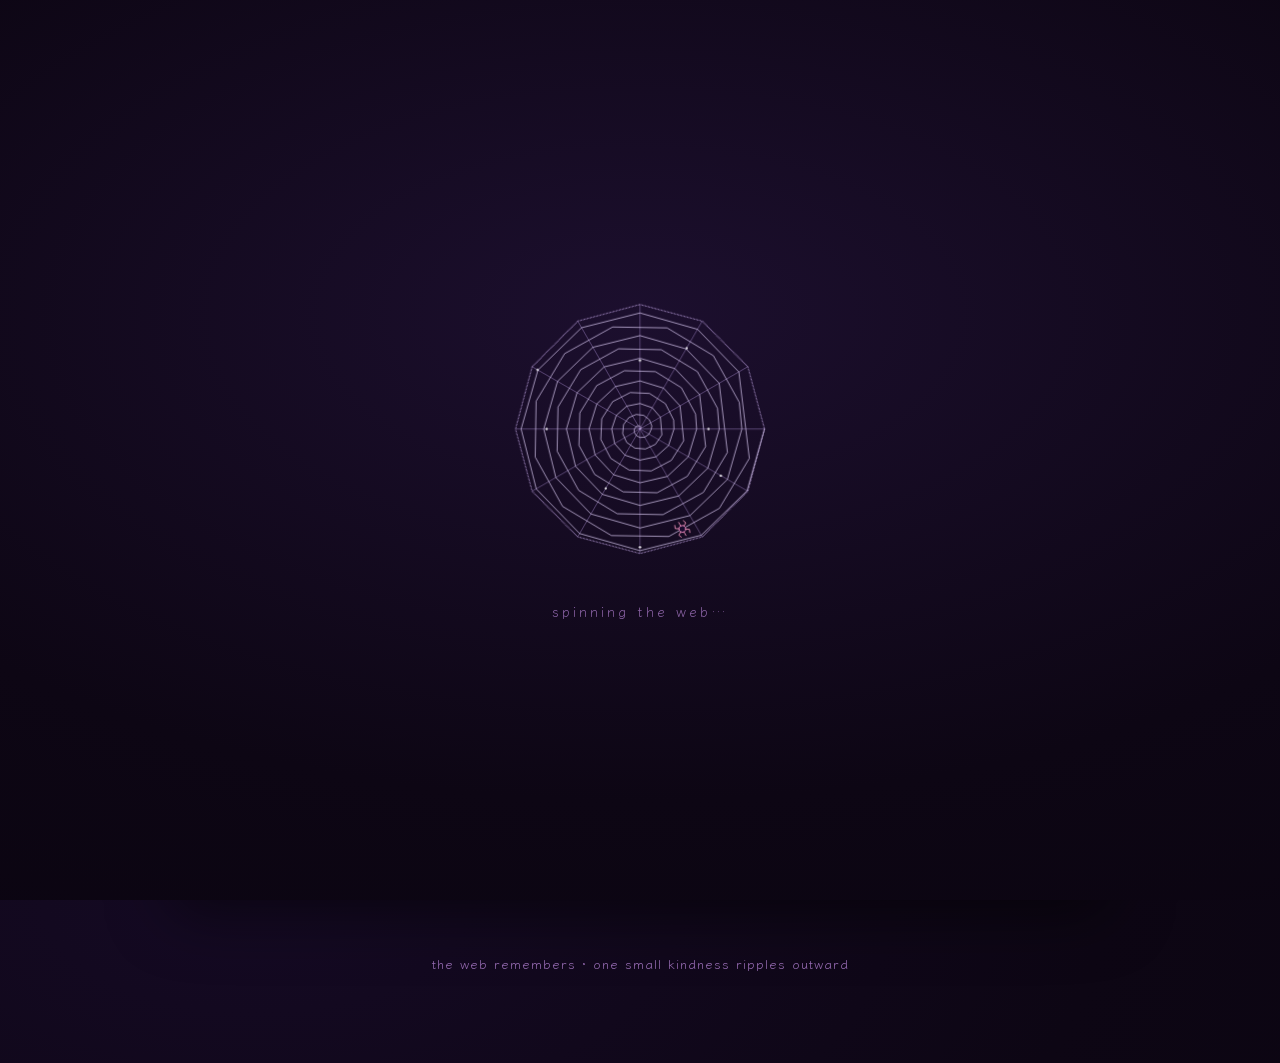
<file: index.html>
<!DOCTYPE html>
<html lang="en">
<head>
<meta charset="utf-8">
<meta name="viewport" content="width=device-width, initial-scale=1">
<title>Curiosity Dreams</title>
<link rel="icon" type="image/svg+xml" href="data:image/svg+xml,%3Csvg%20xmlns%3D%22http%3A%2F%2Fwww.w3.org%2F2000%2Fsvg%22%20viewBox%3D%220%200%2064%2064%22%3E%3Crect%20width%3D%2264%22%20height%3D%2264%22%20rx%3D%2213%22%20fill%3D%22%231a0b2e%22%2F%3E%3Cg%20stroke%3D%22%23ff007f%22%20stroke-width%3D%222.4%22%20fill%3D%22none%22%20stroke-linecap%3D%22round%22%3E%3Cpath%20d%3D%22M32%2032L56%2032M32%2032L32%208M32%2032L8%2032M32%2032L32%2056M32%2032L48.97%2015.03M32%2032L48.97%2048.97M32%2032L15.03%2048.97M32%2032L15.03%2015.03%22%2F%3E%3Ccircle%20cx%3D%2232%22%20cy%3D%2232%22%20r%3D%227%22%2F%3E%3Ccircle%20cx%3D%2232%22%20cy%3D%2232%22%20r%3D%2213%22%2F%3E%3Ccircle%20cx%3D%2232%22%20cy%3D%2232%22%20r%3D%2219%22%2F%3E%3C%2Fg%3E%3Ccircle%20cx%3D%2232%22%20cy%3D%2232%22%20r%3D%222.6%22%20fill%3D%22%23ff007f%22%2F%3E%3C%2Fsvg%3E">
<link rel="preconnect" href="https://fonts.googleapis.com">
<link rel="preconnect" href="https://fonts.gstatic.com" crossorigin>
<link href="https://fonts.googleapis.com/css2?family=Klee+One&family=Vampiro+One&family=UnifrakturMaguntia&family=Special+Elite&display=swap" rel="stylesheet" />

<style>
:root{
  --dusk:#0d0614;
  --dusk2:#150a24;
  --panel:#1a0b2e;
  --pink:#ff007f;
  --fuchsia:#d900ff;
  --lav:#c4a9e8;
  --mauve:#9b6fb8;
  --gold:#e8b45a;
  --glass:rgba(26,11,46,.42);
  --glass-edge:rgba(217,0,255,.22);
}
*{margin:0;padding:0;box-sizing:border-box;}
html,body{height:100%;}
body{
  font-family:'Klee One',cursive;
  color:var(--lav);
  background:
    radial-gradient(120% 90% at 20% 0%, var(--dusk2) 0%, var(--dusk) 55%, #0a0410 100%);
  min-height:100%;
  overflow-x:hidden;
  position:relative;
  text-align:center;
}
/* ---------- ambient rain ---------- */
#rainCtn{position:fixed;inset:0;overflow:hidden;pointer-events:none;z-index:0;}
.rain-drop{
  position:absolute;top:-40px;
  width:1px;height:34px;
  background:linear-gradient(180deg,transparent,rgba(196,169,232,.10));
  border-radius:2px;
  animation:fall linear infinite;
  opacity:.5;
}
@keyframes fall{
  to{transform:translateY(105vh);}
}
/* ---------- hologram glints ---------- */
#glintCtn{position:fixed;inset:0;overflow:hidden;pointer-events:none;z-index:0;}
.glint{
  position:absolute;width:7px;height:7px;border-radius:50%;
  background:radial-gradient(circle,var(--fuchsia) 0%,transparent 70%);
  filter:blur(1px);
  opacity:0;
  animation:twinkle 9s ease-in-out infinite;
}
@keyframes twinkle{
  0%,100%{opacity:0;transform:translateY(0) scale(.6);}
  50%{opacity:.9;transform:translateY(-26px) scale(1.25);}
}
/* ---------- layout ---------- */
.wrap{position:relative;z-index:2;max-width:980px;margin:0 auto;padding:44px 20px 90px;}
header{margin-bottom:34px;}
header h1{
  font-family:'UnifrakturMaguntia',cursive;
  font-weight:400;
  font-size:clamp(38px,6vw,66px);
  color:var(--lav);
  text-shadow:0 0 26px rgba(217,0,255,.45),0 0 60px rgba(255,0,127,.25);
  letter-spacing:1px;
}
header p.tagline{
  font-family:'Klee One',cursive;
  color:var(--mauve);
  font-size:clamp(13px,2vw,17px);
  margin-top:6px;
  letter-spacing:.5px;
}
nav{
  margin:22px auto 0;
  display:flex;flex-wrap:wrap;gap:8px;justify-content:center;
}
nav a{
  font-family:'Klee One',cursive;
  color:var(--lav);
  text-decoration:none;
  font-size:14px;
  padding:7px 15px;
  border-radius:999px;
  background:var(--glass);
  border:1px solid var(--glass-edge);
  backdrop-filter:blur(6px);
  transition:.25s;
}
nav a:hover{color:var(--pink);border-color:var(--pink);box-shadow:0 0 18px rgba(255,0,127,.35);}
nav a.active{color:var(--pink);border-color:var(--pink);}
nav a.lore{position:relative;color:#a9f5c2;border-color:rgba(120,255,180,.35);}
nav a.lore::before{
  content:'';position:absolute;inset:-6px -8px;border-radius:999px;z-index:-1;
  background:radial-gradient(circle,rgba(64,255,150,.5),transparent 68%);
  filter:blur(5px);opacity:.5;animation:loreGlow 3.4s ease-in-out infinite;
}
nav a.lore:hover{color:#d8ffdf;border-color:rgba(140,255,190,.6);box-shadow:0 0 22px rgba(64,255,150,.5);}
@keyframes loreGlow{0%,100%{opacity:.35;transform:scale(.96);}50%{opacity:.9;transform:scale(1.05);}}

/* ---------- cabinet ---------- */
.cabinet{
  margin:44px auto 0;
  padding:26px;
  border-radius:26px;
  background:linear-gradient(160deg,rgba(30,14,54,.55),rgba(13,6,20,.55));
  border:1px solid var(--glass-edge);
  backdrop-filter:blur(8px);
  box-shadow:0 20px 60px rgba(0,0,0,.5), inset 0 0 60px rgba(217,0,255,.05);
  position:relative;
}
.cabinet h2{
  font-family:'UnifrakturMaguntia',cursive;
  font-weight:400;
  font-size:28px;color:var(--lav);
  margin-bottom:4px;
}
.cabinet .sub{
  color:var(--mauve);font-size:13px;margin-bottom:22px;
}
.drawer-grid{
  display:grid;
  grid-template-columns:repeat(auto-fill,minmax(150px,1fr));
  gap:16px;
  perspective:900px;
}
.drawer{
  position:relative;
  height:118px;
  border-radius:16px;
  background:linear-gradient(180deg,#12081f,#0d0614);
  border:1px solid var(--glass-edge);
  cursor:pointer;
  box-shadow:0 8px 22px rgba(0,0,0,.45);
  transition:border-color .8s,box-shadow .8s;
  perspective:800px;
}
.drawer:hover{border-color:rgba(196,169,232,.5);box-shadow:0 8px 22px rgba(0,0,0,.45),0 0 24px rgba(255,0,127,.18);}
.drawer .front{
  position:absolute;inset:0;border-radius:16px;
  background:linear-gradient(180deg,var(--panel),#150a24);
  border:1px solid var(--glass-edge);
  display:flex;align-items:center;justify-content:center;
  box-shadow:inset 0 1px 0 rgba(196,169,232,.12);
  transform-origin:center top;
  transition:transform 1.1s cubic-bezier(.2,.7,.3,1);
  z-index:1;
}
.drawer:hover .front{transform:translateY(7px) rotateX(6deg);}
.drawer .knob{
  width:26px;height:10px;border-radius:6px;
  background:linear-gradient(90deg,var(--mauve),var(--fuchsia));
  box-shadow:0 0 12px rgba(255,0,127,.5);
}
.drawer.hidden-drawer .knob{opacity:.5;}
/* a single cream card, barely peeking straight up */
.drawer .card-stack{position:absolute;left:0;right:0;top:0;bottom:0;pointer-events:none;z-index:2;}
.drawer .index-card{
  position:absolute;left:10px;right:10px;top:24px;height:46px;
  background:linear-gradient(180deg,#f7f2e8,#e8ddc5);
  border-radius:4px;
  box-shadow:0 3px 9px rgba(0,0,0,.55);
  opacity:0;pointer-events:none;
  transform:translateY(4px);
  transition:transform 1.1s cubic-bezier(.2,.7,.3,1),opacity 1.1s ease;
  display:flex;align-items:center;justify-content:center;
  font-family:'Special Elite',monospace;
  color:#3a2d18;font-size:12px;letter-spacing:.5px;
}
.drawer:hover .index-card{opacity:.8;pointer-events:auto;transform:translateY(-9px);}
.drawer .index-card:hover{opacity:1;transform:translateY(-16px);}
.drawer.unread{border-color:rgba(100,149,237,.5);box-shadow:0 8px 22px rgba(0,0,0,.45),0 0 20px rgba(100,149,237,.25);}
.drawer.unread:hover{border-color:rgba(135,180,255,.75);box-shadow:0 8px 22px rgba(0,0,0,.45),0 0 28px rgba(100,149,237,.45);}

/* ---------- drawer message overlay ---------- */
#msgOverlay{
  position:fixed;inset:0;z-index:50;
  display:flex;align-items:center;justify-content:center;
  background:rgba(5,2,10,.72);
  backdrop-filter:blur(4px);
  opacity:0;pointer-events:none;transition:.3s;
}
#msgOverlay.open{opacity:1;pointer-events:auto;}
.note-card{
  max-width:440px;width:90%;
  background:
    radial-gradient(120% 100% at 50% 0%, rgba(217,0,255,.14), transparent 60%),
    linear-gradient(160deg,#231037,#150a24);
  border:1px solid var(--glass-edge);
  border-radius:20px;
  padding:40px 34px;
  box-shadow:0 30px 80px rgba(0,0,0,.6), inset 0 0 40px rgba(217,0,255,.06);
  position:relative;
  transform:translateY(14px) scale(.97);
  transition:.3s;
}
#msgOverlay.open .note-card{transform:translateY(0) scale(1);}
.note-card .fr{
  font-family:'UnifrakturMaguntia',cursive;
  font-size:20px;color:var(--mauve);
  letter-spacing:2px;margin-bottom:10px;
}
.note-card .msg-date{font-size:13px;color:var(--pink);margin-bottom:12px;letter-spacing:1px;font-style:italic;}
.note-card .msg-link{display:inline-block;margin-top:16px;color:var(--fuchsia);font-size:15px;text-decoration:none;border:1px solid var(--glass-edge);padding:8px 18px;border-radius:999px;background:var(--glass);transition:.25s;}
.note-card .msg-link:hover{box-shadow:0 0 18px rgba(217,0,255,.5);}
.note-card #msgEdit{display:none;width:100%;min-height:90px;resize:vertical;background:rgba(255,255,255,.03);color:var(--lav);border:1px solid var(--glass-edge);border-radius:10px;padding:10px;font-family:'Klee One',cursive;font-size:15px;line-height:1.5;box-sizing:border-box;margin-top:2px;}
.note-card .msg-editbar{display:none;gap:10px;align-items:center;justify-content:center;margin-top:12px;}
.msg-editbar button{cursor:pointer;border:1px solid var(--glass-edge);border-radius:999px;padding:7px 16px;font-family:'Klee One',cursive;color:var(--pink);background:var(--glass);transition:.25s;}
.msg-editbar button:hover{box-shadow:0 0 16px rgba(255,0,127,.4);}
.msg-editbar .x{color:#ff8fa3;font-weight:700;}
.msg-editbtn{margin-top:16px;cursor:pointer;border:1px solid var(--glass-edge);border-radius:999px;padding:6px 14px;font-family:'Klee One',cursive;color:var(--mauve);background:var(--glass);transition:.25s;display:none;}
.msg-editbtn:hover{box-shadow:0 0 14px rgba(217,0,255,.4);}
.note-card .msg{
  font-size:clamp(17px,3vw,22px);
  line-height:1.55;
  color:var(--lav);
  text-shadow:0 0 18px rgba(217,0,255,.25);
  min-height:70px;
}
.note-card .close{
  margin-top:24px;cursor:pointer;
  font-family:'Klee One',cursive;
  color:var(--pink);
  background:var(--glass);
  border:1px solid var(--glass-edge);
  padding:8px 22px;border-radius:999px;
  transition:.25s;
}
.note-card .close:hover{box-shadow:0 0 20px rgba(255,0,127,.4);}

/* ---------- note wall (shared simple notes) ---------- */
.note-wall{margin-top:26px;}
.note-wall h3{font-family:'Klee One',cursive;color:var(--lav);font-size:18px;margin-bottom:12px;}
.note-wall h3 i{color:var(--pink);}
.notes-box{
  border:1px dashed var(--glass-edge);
  border-radius:16px;
  padding:16px;
  background:rgba(13,6,20,.4);
  min-height:80px;
  max-height:220px;overflow:auto;
  text-align:left;
  margin-bottom:14px;
}
.note-item{
  font-size:14px;color:var(--lav);
  padding:9px 12px;
  border-radius:12px;
  background:rgba(26,11,46,.5);
  margin-bottom:8px;
  border-left:3px solid var(--fuchsia);
  line-height:1.4;
}
.note-item .who{display:block;font-size:11px;color:var(--mauve);margin-top:3px;letter-spacing:1px;}
.note-form{display:flex;gap:10px;flex-wrap:wrap;justify-content:center;}
.note-form input{
  flex:1;min-width:220px;
  background:rgba(13,6,20,.7);
  border:1px solid var(--glass-edge);
  border-radius:12px;
  padding:11px 14px;
  color:var(--lav);
  font-family:'Klee One',cursive;font-size:14px;
  outline:none;transition:.25s;
}
.note-form input:focus{border-color:var(--fuchsia);box-shadow:0 0 16px rgba(217,0,255,.3);}
.note-form input::placeholder{color:var(--mauve);}
.note-form button{
  font-family:'Klee One',cursive;font-size:14px;
  color:var(--dusk);
  background:linear-gradient(90deg,var(--pink),var(--fuchsia));
  border:none;border-radius:12px;padding:11px 20px;cursor:pointer;
  transition:.25s;
}
.note-form button:hover{box-shadow:0 0 22px rgba(255,0,127,.5);}

/* ---------- poetry alcove ---------- */
.alcove{
  margin:44px auto 0;
  padding:30px;
  border-radius:24px;
  background:var(--glass);
  border:1px solid var(--glass-edge);
  backdrop-filter:blur(8px);
  text-align:center;
}
.alcove h2{font-family:'UnifrakturMaguntia',cursive;font-weight:400;font-size:26px;color:var(--lav);}
.poem{
  font-family:'Klee One',cursive;
  color:var(--lav);
  font-size:clamp(16px,2.6vw,20px);
  line-height:1.7;
  font-style:italic;
  margin:20px auto 6px;
  max-width:560px;
  min-height:90px;
}
.poem .src{display:block;font-style:normal;color:var(--mauve);font-size:13px;margin-top:12px;letter-spacing:1px;}
#drawBtn{
  margin-top:18px;
  font-family:'Klee One',cursive;font-size:14px;
  color:var(--lav);background:var(--glass);
  border:1px solid var(--glass-edge);
  padding:9px 22px;border-radius:999px;cursor:pointer;transition:.25s;
}
#drawBtn:hover{color:var(--pink);border-color:var(--pink);box-shadow:0 0 18px rgba(255,0,127,.35);}

/* ---------- gallery ---------- */
.gallery{
  margin:44px auto 0;padding:30px;
  border-radius:24px;background:var(--glass);
  border:1px solid var(--glass-edge);backdrop-filter:blur(8px);
}
.gallery h2{font-family:'UnifrakturMaguntia',cursive;font-weight:400;font-size:26px;color:var(--lav);margin-bottom:18px;}
.gallery-grid{display:grid;grid-template-columns:repeat(auto-fit,minmax(200px,1fr));gap:16px;}
.gallery-grid img{
  width:100%;height:210px;object-fit:cover;border-radius:16px;
  border:1px solid var(--glass-edge);
  box-shadow:0 12px 30px rgba(0,0,0,.45);
  transition:.3s;
}
.gallery-grid img:hover{transform:scale(1.02);border-color:var(--fuchsia);box-shadow:0 16px 40px rgba(217,0,255,.25);}

/* ---------- footer ---------- */
footer{margin-top:60px;color:var(--mauve);font-size:13px;letter-spacing:1px;}

.section{display:none;}
.section.active{display:block;}

/* ---------- lore ---------- */
.lore{
  margin:44px auto 0;max-width:760px;padding:34px;
  border-radius:24px;background:var(--glass);
  border:1px solid rgba(120,255,180,.28);
  backdrop-filter:blur(8px);
  box-shadow:0 0 40px rgba(64,255,150,.12);
  text-align:center;
}
.lore .seal{
  width:64px;height:64px;margin:0 auto 18px;border-radius:50%;
  background:radial-gradient(circle at 30% 30%,rgba(120,255,180,.5),rgba(10,60,30,.6));
  border:1px solid rgba(140,255,190,.5);
  display:flex;align-items:center;justify-content:center;
  box-shadow:0 0 30px rgba(64,255,150,.5);
  animation:loreGlow 3.4s ease-in-out infinite;
}
.lore .seal svg{width:30px;height:30px;stroke:#e6fff0;fill:none;stroke-width:1.5;}
.lore h2{font-family:'UnifrakturMaguntia',cursive;font-weight:400;font-size:34px;color:#d8ffdf;letter-spacing:2px;margin-bottom:6px;}
.lore .sub{color:#8fcaa4;font-size:13px;letter-spacing:2px;margin-bottom:26px;}
.lore .para{color:var(--lav);font-size:15.5px;line-height:1.85;text-align:left;margin:0 auto 20px;max-width:620px;}
.lore .para b{color:#e6fff0;font-weight:600;}
.lore .para .g{color:#9ef5c2;}
.lore .para .p{color:#f2b8ff;}
.lore .para .v{color:#b7a9ff;}
.lore .para .y{color:#ffe9a8;}
.lore .siblings{
  margin:26px auto 0;max-width:620px;text-align:left;
  border-top:1px dashed rgba(140,255,190,.3);padding-top:20px;
  display:flex;flex-wrap:wrap;gap:10px;justify-content:center;
}
.siblings .chip{
  font-family:'Klee One',cursive;font-size:13px;color:#d8ffdf;
  padding:6px 14px;border-radius:999px;
  background:rgba(20,70,45,.4);border:1px solid rgba(120,255,180,.35);
}

/* ---------- interviews: character rooms ---------- */
.interview-wrap{
  margin:44px auto 0;padding:30px;
  border-radius:24px;background:var(--glass);
  border:1px solid var(--glass-edge);backdrop-filter:blur(8px);
}
.room-bar{
  display:flex;flex-wrap:wrap;gap:16px;justify-content:center;
  margin-bottom:26px;
}
.room-medal{
  width:84px;cursor:pointer;text-align:center;
  background:transparent;border:none;
  display:flex;flex-direction:column;align-items:center;gap:6px;
  opacity:.55;transition:.25s;
}
.room-medal:hover{opacity:.95;}
.room-medal.active{opacity:1;}
.room-medal .disc{
  width:64px;height:64px;border-radius:50%;
  background:linear-gradient(160deg,rgba(26,11,46,.9),rgba(13,6,20,.9));
  border:1px solid var(--glass-edge);
  display:flex;align-items:center;justify-content:center;
  font-size:30px;
  box-shadow:0 8px 22px rgba(0,0,0,.45);
  transition:.25s;
}
.room-medal.active .disc{
  border-color:var(--fuchsia);
  box-shadow:0 0 26px rgba(217,0,255,.45), inset 0 0 18px rgba(255,0,127,.15);
}
.room-medal:hover .disc{transform:translateY(-3px) scale(1.05);border-color:var(--fuchsia);}
.room-medal .rn{font-family:'Klee One',cursive;font-size:13px;color:var(--lav);letter-spacing:1px;}
.room-medal.active .rn{color:var(--pink);}
.room-medal.lore-medal .disc{
  border-color:rgba(120,255,180,.5);
  box-shadow:0 0 20px rgba(64,255,150,.45), inset 0 0 14px rgba(64,255,150,.15);
  animation:loreGlow 3.4s ease-in-out infinite;
}
.room-medal.lore-medal .rn{color:#a9f5c2;}
.room-medal.lore-medal:hover .disc{transform:translateY(-3px) scale(1.05);border-color:#7cffb0;box-shadow:0 0 26px rgba(64,255,150,.6);}
.room-medal.lore-medal:hover .rn{color:#d8ffdf;}
.hans-grid{
  display:grid;grid-template-columns:300px 1fr;gap:26px;align-items:start;
}
@media (max-width:640px){.hans-grid{grid-template-columns:1fr;}}
.portrait-frame{
  aspect-ratio:3/4;border-radius:18px;
  background:
    radial-gradient(120% 100% at 50% 0%, rgba(217,0,255,.12), transparent 60%),
    linear-gradient(160deg,#1f0f33,#0d0614);
  border:1px dashed var(--fuchsia);
  display:flex;flex-direction:column;align-items:center;justify-content:center;
  gap:6px;padding:16px;text-align:center;position:relative;overflow:hidden;
  box-shadow:0 14px 40px rgba(0,0,0,.45), inset 0 0 40px rgba(217,0,255,.05);
}
.portrait-frame.has-img{border-style:solid;}
.portrait-frame img{position:absolute;inset:0;width:100%;height:100%;object-fit:cover;}
.portrait-frame .ph-label{font-family:'UnifrakturMaguntia',cursive;font-size:26px;color:var(--lav);text-shadow:0 0 18px rgba(255,0,127,.4);}
.portrait-frame .ph-sub{font-size:12px;color:var(--mauve);letter-spacing:2px;text-transform:uppercase;}
.portrait-frame .ph-tip{font-size:11px;color:var(--pink);opacity:.8;margin-top:8px;font-style:italic;}
.portrait-frame .ph-icon{font-size:34px;opacity:.75;filter:drop-shadow(0 0 12px rgba(217,0,255,.5));}
.portrait-frame.has-img .ph-label,.portrait-frame.has-img .ph-sub,.portrait-frame.has-img .ph-tip,.portrait-frame.has-img .ph-icon{display:none;}
.portrait-frame.dragover{border-color:var(--pink);box-shadow:0 0 30px rgba(255,0,127,.5), inset 0 0 40px rgba(255,0,127,.15);}
.chat-panel{
  background:rgba(13,6,20,.45);
  border:1px solid var(--glass-edge);border-radius:18px;overflow:hidden;
  display:flex;flex-direction:column;min-height:420px;
}
.chat-head{
  font-family:'UnifrakturMaguntia',cursive;font-size:20px;color:var(--lav);
  padding:16px 20px;text-align:center;
  border-bottom:1px solid var(--glass-edge);
  background:rgba(26,11,46,.5);
  letter-spacing:1px;
}
.chat-log{padding:20px;overflow:auto;flex:1;display:flex;flex-direction:column;gap:14px;}
.chat-msg{max-width:82%;padding:12px 16px;border-radius:16px;line-height:1.5;font-size:14.5px;}
.chat-msg.them{
  align-self:flex-start;
  background:linear-gradient(160deg,rgba(26,11,46,.9),rgba(13,6,20,.9));
  border:1px solid var(--glass-edge);
  border-top-left-radius:4px;color:var(--lav);
}
.chat-msg.you{
  align-self:flex-end;
  background:linear-gradient(90deg,rgba(255,0,127,.85),rgba(217,0,255,.85));
  border-top-right-radius:4px;color:#0d0614;
}
.chat-msg .who{display:block;font-size:10.5px;color:var(--mauve);margin-bottom:4px;letter-spacing:1.5px;text-transform:uppercase;}
.chat-msg.you .who{color:#2a0030;}
.chat-foot{padding:11px 20px;text-align:center;font-size:11.5px;color:var(--mauve);border-top:1px solid var(--glass-edge);letter-spacing:1px;}
.chat-controls{padding:16px 16px 18px;border-top:1px solid var(--glass-edge);display:flex;flex-direction:column;gap:12px;}
.chips{display:flex;flex-wrap:wrap;gap:8px;justify-content:center;}
.chip{
  font-family:'Klee One',cursive;font-size:12.5px;color:var(--lav);
  background:rgba(26,11,46,.7);border:1px solid var(--glass-edge);
  padding:7px 13px;border-radius:999px;cursor:pointer;transition:.22s;
}
.chip:hover{color:var(--dusk);border-color:var(--pink);background:linear-gradient(90deg,var(--pink),var(--fuchsia));}
.input-row{display:flex;gap:10px;}
.input-row input{
  flex:1;background:rgba(13,6,20,.7);border:1px solid var(--glass-edge);
  border-radius:12px;padding:12px 14px;color:var(--lav);
  font-family:'Klee One',cursive;font-size:14px;outline:none;transition:.25s;
}
.input-row input:focus{border-color:var(--fuchsia);box-shadow:0 0 16px rgba(217,0,255,.3);}
.input-row input::placeholder{color:var(--mauve);}
.input-row button{
  font-family:'Klee One',cursive;font-size:14px;color:var(--dusk);
  background:linear-gradient(90deg,var(--pink),var(--fuchsia));
  border:none;border-radius:12px;padding:0 20px;cursor:pointer;transition:.25s;
}
.input-row button:hover{box-shadow:0 0 22px rgba(255,0,127,.5);}
#observatory{max-width:1000px;margin:0 auto;text-align:left;}
.obs-panel{
  position:relative;
  background:
    radial-gradient(120% 100% at 50% 0%, rgba(217,0,255,.10), transparent 60%),
    linear-gradient(160deg,#1a0b2e,#0d0614);
  border:1px solid var(--glass-edge);
  border-radius:18px;
  padding:18px;
  margin-bottom:18px;
  box-shadow:0 0 30px rgba(217,0,255,.12);
}
.obs-screen::after{
  content:"";
  position:absolute;inset:0;border-radius:18px;pointer-events:none;
  background:radial-gradient(circle at var(--sx,50%) var(--sy,40%), transparent 92px, rgba(0,0,0,.14) 150px, rgba(0,0,0,.84) 235px);
  z-index:2;
}
.obs-controls{display:flex;gap:10px;flex-wrap:wrap;align-items:center;justify-content:center;margin-bottom:6px;}
.obs-controls .spacer{flex:1;}
.obs-panel button{
  cursor:pointer;border:none;padding:8px 13px;border-radius:8px;
  font-family:'Klee One',cursive;
  background:var(--glass);color:var(--pink);border:1px solid var(--glass-edge);transition:.25s;
}
.obs-panel button:hover{box-shadow:0 0 18px rgba(255,0,127,.45);}
.obs-small{padding:6px 10px;font-size:.85rem;}
.obs-month-row{display:flex;gap:8px;align-items:center;justify-content:center;margin-bottom:12px;}
.obs-month-title{font-family:'UnifrakturMaguntia',cursive;font-size:26px;color:var(--pink);min-width:220px;text-align:center;letter-spacing:1px;}
.obs-weekdays{display:grid;grid-template-columns:repeat(7,1fr);gap:8px;margin-bottom:10px;}
.obs-weekdays div{text-align:center;font-weight:700;color:var(--lav);font-size:.9rem;letter-spacing:1px;}
.obs-calendar{display:grid;grid-template-columns:repeat(7,1fr);gap:8px;position:relative;z-index:1;}
.obs-day{
  min-height:96px;border:1px solid #4a3a63;border-radius:10px;padding:8px;
  background:
    radial-gradient(120% 100% at 50% 0%, rgba(217,0,255,.16), transparent 60%),
    linear-gradient(160deg,#241139,#150a24);
  transition:.25s;overflow:hidden;position:relative;
  cursor:pointer;
}
.obs-day:hover{
  transform:scale(1.03);
  border-color:var(--fuchsia);
  box-shadow:0 0 14px var(--fuchsia),0 0 28px rgba(255,0,127,.4);
  z-index:3;
}
.obs-date{font-weight:700;color:var(--pink);display:block;text-shadow:0 0 10px rgba(255,0,127,.5);}
.obs-event{margin-top:6px;padding:5px;border-radius:8px;background:rgba(255,105,180,.12);font-size:.8rem;cursor:pointer;color:var(--lav);}
.obs-today{border:2px solid var(--pink);}
.obs-constellation{min-height:300px;position:relative;z-index:1;}
.obs-cstar{position:absolute;width:11px;height:11px;border-radius:50%;background:#fff;box-shadow:0 0 10px var(--pink);cursor:default;}
.obs-form-row{display:flex;gap:8px;align-items:center;flex-wrap:wrap;margin-top:8px;}
.obs-form-row input[type=text],.obs-form-row input[type=date],#observatory select{
  padding:9px;border-radius:8px;border:1px solid var(--glass-edge);
  background:rgba(255,255,255,.03);color:var(--lav);flex:1;min-width:0;font-family:'Klee One',cursive;
}
.obs-modal-backdrop{position:fixed;inset:0;background:rgba(5,2,10,.72);backdrop-filter:blur(4px);display:flex;align-items:center;justify-content:center;z-index:60;}
.obs-modal{width:min(520px,92%);background:linear-gradient(160deg,#231037,#150a24);border:1px solid var(--glass-edge);border-radius:16px;padding:20px;box-shadow:0 20px 60px rgba(0,0,0,.7);}
.obs-modal h3{margin:0 0 10px;color:var(--pink);font-family:'Klee One',cursive;}
.obs-event-list{margin-top:12px;max-height:220px;overflow:auto;}
.obs-event-item{display:flex;gap:8px;align-items:flex-start;padding:8px;border-radius:8px;background:rgba(255,255,255,.03);margin-bottom:8px;}
.obs-event-text{flex:1;}
.obs-delete-btn{background:#7a2438;color:#ffc0cb;border:none;padding:6px 9px;border-radius:6px;cursor:pointer;}
.obs-danger{background:#7a2438;color:#ffc0cb;}
@media (max-width:700px){.obs-calendar{grid-template-columns:repeat(2,1fr)}.obs-weekdays{display:none}.obs-day{min-height:70px}}
/* ---------- spider-web loader ---------- */
#loader{
  position:fixed;inset:0;z-index:2000;
  background:radial-gradient(120% 90% at 50% 35%, #1c0f2e 0%, #0d0614 60%, #0a0410 100%);
  display:flex;flex-direction:column;align-items:center;justify-content:center;gap:22px;
  transition:opacity .6s ease;
}
#loader.done{opacity:0;pointer-events:none;}
#webSvg{width:min(46vh,300px);height:auto;overflow:visible;}
#webSvg .spoke{stroke:#b79ae0;stroke-width:1;opacity:0;}
#webSvg .frame{stroke:#cdb0f0;stroke-width:1.4;fill:none;stroke-linejoin:round;stroke-dasharray:1;stroke-dashoffset:1;opacity:.9;}
#webSvg .spiral{stroke:#e6d6ff;stroke-width:.9;fill:none;stroke-linecap:round;stroke-dasharray:1;stroke-dashoffset:1;}
#webSvg .dew{fill:#ffffff;opacity:0;}
#webSvg .spider .body{fill:#1a0b2e;stroke:#ff8ecb;stroke-width:1;}
#webSvg .spider .legs{stroke:#ff9ec7;stroke-width:1;fill:none;stroke-linecap:round;}
.loader-word{
  font-family:'Klee One',cursive;color:var(--mauve);
  font-size:14px;letter-spacing:3px;opacity:0;
  animation:loaderWord 7s ease forwards;
}
@keyframes loaderWord{0%,70%{opacity:0;}90%,100%{opacity:.9;}}
@keyframes spokeIn{from{opacity:0;}to{opacity:.55;}}
@keyframes frameDraw{from{stroke-dashoffset:1;}to{stroke-dashoffset:0;}}
@keyframes spiralDraw{from{stroke-dashoffset:1;}to{stroke-dashoffset:0;}}
@keyframes dewIn{from{opacity:0;}to{opacity:.8;}}
#webCanvas{position:fixed;inset:0;pointer-events:none;z-index:9999;}
</style>
</head>
<body>

<div id="loader">
  <svg id="webSvg" viewBox="0 0 400 400"></svg>
  <p class="loader-word">spinning the web&hellip;</p>
</div>
<script>
(function(){
  var CX=200, CY=200, R=166, N=12, TURNS=11;
  function pnt(k,angShift,r){
    var a=(k/N)*Math.PI*2+angShift;
    return [(CX+r*Math.cos(a)).toFixed(1),(CY+r*Math.sin(a)).toFixed(1)];
  }
  var svg=document.getElementById('webSvg');
  var spokes='';
  for(var i=0;i<N;i++){
    var p=pnt(i,0,R);
    spokes+='<line class="spoke" x1="'+CX+'" y1="'+CY+'" x2="'+p[0]+'" y2="'+p[1]+'"/>';
  }
  var frame='';
  for(var i=0;i<N;i++){ var p=pnt(i,0,R); frame+=p[0]+','+p[1]+' '; }
  var sp=[];
  var steps=N*TURNS;
  for(var s=0;s<=steps;s++){
    var t=s/steps;
    var k=Math.floor(s/N), i2=s%N;
    var angShift=(k%2)? Math.PI/N : 0;
    var p=pnt(i2,angShift,R*(1-t));
    sp.push(p[0]+','+p[1]);
  }
  sp.push(CX+','+CY);
  var spinPath='M '+sp.join(' L ');
  var dews='';
  for(var j=0;j<8;j++){
    var dp=pnt(Math.floor(j*N/8),0,R*(0.55+0.4*((j%3)/2)));
    dews+='<circle class="dew" cx="'+dp[0]+'" cy="'+dp[1]+'" r="1.6"/>';
  }
  var spider='<g class="spider"><circle class="body" cx="0" cy="0" r="4.6"/><path class="legs" d="M-3.4-2 L-8-5 L-6.5-9 M3.4-2 L8-5 L6.5-9 M-3.4 2 L-8 5 L-6.5 9 M3.4 2 L8 5 L6.5 9 M0-4.6 L0-10 M0 4.6 L0 10"/><animateMotion dur="6.4s" begin="0.1s" fill="freeze" rotate="auto"><mpath href="#spinPath"/></animateMotion></g>';
  var html=spokes+'<polygon class="frame" points="'+frame+'"/>'+'<polyline class="spiral" pathLength="1" points="'+sp.join(' ')+'"/>'+dews+spider;
  var defs='<defs><path id="spinPath" pathLength="1" d="'+spinPath+'"/></defs>';
  svg.innerHTML=defs+html;
  var st=document.createElement('style');
  st.textContent=
    '#webSvg .spoke{animation:spokeIn .5s ease forwards;}'+
    '#webSvg .spoke:nth-child(2){animation-delay:.1s;}'+
    '#webSvg .spoke:nth-child(3){animation-delay:.2s;}'+
    '#webSvg .spoke:nth-child(4){animation-delay:.3s;}'+
    '#webSvg .frame{animation:frameDraw 1.2s ease .3s forwards;}'+
    '#webSvg .spiral{animation:spiralDraw 6.2s ease-in-out .3s forwards;}'+
    '#webSvg .dew{animation:dewIn 1s ease .6s forwards;}';
  svg.appendChild(st);
  setTimeout(function(){
    var l=document.getElementById('loader');
    l.classList.add('done');
    setTimeout(function(){ l.parentNode.removeChild(l); },700);
  }, 7000);
})();
</script>
<script>
(function(){
  if(document.getElementById('webCanvas')) return;
  var cvs=document.createElement('canvas'); cvs.id='webCanvas'; document.body.appendChild(cvs);
  var ctx=cvs.getContext('2d');
  var W,H;
  function resize(){ W=cvs.width=window.innerWidth; H=cvs.height=window.innerHeight; }
  window.addEventListener('resize',resize); resize();
  var cursor={x:W/2,y:H/2}, anchor={x:0,y:0};
  var attached=false, growing=0, diss=null, timer=null;
  function drawStrand(x1,y1,x2,y2,alpha){
    ctx.strokeStyle='rgba(120,180,255,'+(0.85*alpha)+')'; ctx.lineWidth=1;
    var mx=(x1+x2)/2, my=(y1+y2)/2+22;
    ctx.beginPath(); ctx.moveTo(x1,y1); ctx.quadraticCurveTo(mx,my,x2,y2); ctx.stroke();
  }
  function drawWeb(x,y,r,alpha){
    var grad=ctx.createRadialGradient(x,y,r*0.05,x,y,r);
    grad.addColorStop(0,'#6fd0ff'); grad.addColorStop(0.5,'#7f8cff'); grad.addColorStop(1,'#b06bff');
    ctx.strokeStyle=grad; ctx.globalAlpha=alpha; ctx.lineWidth=1;
    var n=12;
    for(var i=0;i<n;i++){ var a=i/n*Math.PI*2; ctx.beginPath(); ctx.moveTo(x,y); ctx.lineTo(x+Math.cos(a)*r,y+Math.sin(a)*r); ctx.stroke(); }
    ctx.beginPath(); ctx.arc(x,y,r,0,Math.PI*2); ctx.stroke();
    ctx.lineWidth=0.7; ctx.beginPath(); var st=false;
    for(var s=0;s<=n*3;s++){ var rr=r*(1-s/(n*3)); var a=s/n*Math.PI*2; var px=x+Math.cos(a)*rr, py=y+Math.sin(a)*rr; if(!st){ctx.moveTo(px,py);st=true;}else ctx.lineTo(px,py); }
    ctx.stroke(); ctx.globalAlpha=1;
  }
  function drawSpider(x,y,alpha){
    ctx.save(); ctx.translate(x,y); ctx.globalAlpha=alpha;
    ctx.strokeStyle='rgba(140,190,255,'+alpha+')'; ctx.lineWidth=1;
    for(var i=0;i<4;i++){ var a=i*Math.PI/2; ctx.beginPath(); ctx.moveTo(Math.cos(a)*2,Math.sin(a)*2); ctx.lineTo(Math.cos(a)*6,Math.sin(a)*6-2); ctx.stroke(); }
    ctx.fillStyle='#1a0b2e'; ctx.beginPath(); ctx.arc(0,0,3.4,0,Math.PI*2); ctx.fill();
    ctx.strokeStyle='rgba(111,208,255,'+alpha+')'; ctx.stroke();
    ctx.globalAlpha=1; ctx.restore();
  }
  document.addEventListener('mousemove', function(e){ cursor={x:e.clientX,y:e.clientY}; });
  document.addEventListener('touchmove', function(e){ if(e.touches[0]) cursor={x:e.touches[0].clientX,y:e.touches[0].clientY}; });
  function step(){
    ctx.clearRect(0,0,W,H);
    if(attached && !diss){
      growing=Math.min(1,growing+0.08);
      drawStrand(cursor.x,cursor.y,anchor.x,anchor.y,1);
      var r=growing*44;
      drawWeb(anchor.x,anchor.y,r,1);
      drawSpider(cursor.x,cursor.y,1);
    } else if(diss){
      diss.t+=0.045;
      var k=Math.min(1,diss.t);
      var ox=diss.dx*(k*k)*70, oy=diss.dy*(k*k)*70 + Math.sin(k*7)*10;
      var sc=1+k*0.5, al=Math.max(0,1-k);
      drawStrand(cursor.x+ox,cursor.y+oy,anchor.x+ox,anchor.y+oy,al);
      drawWeb(anchor.x+ox,anchor.y+oy,44*sc,al);
      drawSpider(cursor.x+ox,cursor.y+oy,al);
      if(k>=1){ ctx.clearRect(0,0,W,H); attached=false; diss=null; stop(); }
    } else { stop(); }
  }
  function start(){ if(timer) return; timer=setInterval(step,33); }
  function stop(){ if(timer){ clearInterval(timer); timer=null; } }
  document.addEventListener('click', function(e){
    if(document.getElementById('loader')) return;
    if(!attached){
      attached=true; growing=0; diss=null;
      var el=document.elementFromPoint(e.clientX,e.clientY);
      var r=el?el.getBoundingClientRect():null;
      anchor={x:r&&r.width? r.left+r.width/2 : e.clientX, y:r&&r.height? r.top+r.height/2 : e.clientY};
      cursor={x:e.clientX,y:e.clientY};
      start();
    } else {
      var ang=Math.random()*Math.PI*2;
      diss={t:0, dx:Math.cos(ang), dy:Math.sin(ang)-0.6};
    }
  });
})();;
</script>

<div id="rainCtn"></div>
<div id="glintCtn"></div>

<div class="wrap">
  <header>
    <h1>Curiosity Dreams</h1>
    <p class="tagline">a quiet corner for small kindnesses &amp; secret notes</p>
    <nav>
      <a href="#" data-sec="cabinet" class="active">the cabinet</a>
      <a href="#" data-sec="poetry">poetry &amp; whispers</a>
      <a href="#" data-sec="gallery">gallery</a>
      <a href="#" data-sec="interview">interviews</a>
      <a href="#" data-sec="observatory">&#10022; observatory</a>
    </nav>
  </header>

  <section id="cabinet" class="section active">
    <div class="cabinet">
      <div id="drawerGrid"></div>
      <div class="note-wall">
        <h3><i class="fa-solid fa-feather-pointed"></i> a drawer of small notes</h3>
        <div class="notes-box" id="notesBox"></div>
        <form class="note-form" id="noteForm">
          <input id="noteInput" type="text" maxlength="140" placeholder="leave a little kindness for a stranger...">
          <button type="submit">tuck it in</button>
        </form>
      </div>
    </div>
  </section>

  <section id="poetry" class="section">
    <div class="alcove">
      <h2 id="poemType" class="fr" style="font-family:'UnifrakturMaguntia',cursive;font-size:20px;color:var(--mauve);letter-spacing:2px;"></h2>
      <p id="poemEl" style="font-size:clamp(16px,2.4vw,20px);color:var(--lav);line-height:1.6;min-height:60px;margin:12px 0 20px;"></p>
      <button id="drawBtn" class="close" style="cursor:pointer;font-family:'Klee One',cursive;color:var(--pink);background:var(--glass);border:1px solid var(--glass-edge);padding:9px 22px;border-radius:999px;">draw another</button>
    </div>
  </section>

  <section id="gallery" class="section">
    <div class="gallery">
      <h2>little scenes I keep</h2>
      <div class="gallery-grid" id="galleryGrid"></div>
    </div>
  </section>

  <section id="interview" class="section">
    <div class="interview-wrap">
      <div class="room-bar" id="roomBar"></div>
      <div id="roomCtn"></div>
    </div>
  </section>

  <section id="lore" class="section">
    <div class="lore">
      <div class="seal">
        <svg viewBox="0 0 24 24"><path d="M12 3l2.4 4.9 5.4.8-3.9 3.8.9 5.4L12 15.2 7.4 4.4 5.4.8.8 9.5 4.7 5.8 5.6.4 8.2 3z" fill="none" stroke-width="1.5"/></svg>
      </div>
      <h2>the lore</h2>
      <div class="sub">the truth the sisters &amp; brothers carry</div>
      <p class="para">
        Long ago, they were all taken from an orphanage in <b>little Paris</b> — a room of children nobody had come back for — by men in labcoats who carried clipboards and spoke of them in numbers. In that lab the children were given injections that bloomed through their hair in odd bright streaks: some turned <span class="g">green</span>, some <span class="p">purple</span>, some <span class="v">lavender</span>, some <span class="y">yellow</span>. There were other experiments too, ones they'd rather not talk about, or remember. They spent their whole young lives behind that glass.
      </p>
      <p class="para">
        Until one night <b>Miki</b> gnawed her way out. She spilled into an alley, bleeding and trembling — and there was <b>Yeshua</b>, come riding down the dark on a <b>glowing white pegasus</b>. He did not ask her name. He carried her back, threw open every door, and released them all — her friends, her siblings, everyone.
      </p>
      <p class="para">
        To this day the scientists have no idea what happened. Money is at stake, and they have gambled on those lives, so they are still looking. But they will never find them — because the siblings did not simply run away. Yeshua gave them a new home, one that does not exist on this earth at all: an entire universe of their own, called <b style="color:#a9f5c2;">the CafeDreamr</b>.
      </p>
      <div class="siblings">
        <span class="chip">&#128425; Miki</span>
        <span class="chip">&#9749; Hans</span>
        <span class="chip">&#128039; Chari</span>
        <span class="chip">&#11088; Star</span>
        <span class="chip">&#127807; Milo</span>
      </div>
    </div>
  </section>

  <section id="observatory" class="section">
    <div class="obs-panel obs-controls">
      <button onclick="obsChangeMonth(-1)">&#9664; prev</button>
      <button onclick="obsChangeMonth(1)">next &#9654;</button>
      <span class="spacer"></span>
      <select id="obsYearSelect" onchange="obsJumpToYear()" class="obs-small"></select>
      <button onclick="obsToggleConstellation()" id="obsConstBtn">constellation</button>
      <button onclick="obsClearAllConfirm()" class="obs-danger">clear all</button>
    </div>

    <div class="obs-panel obs-screen">
      <div class="obs-month-row">
        <button onclick="obsChangeMonth(-1)">&#9664;</button>
        <div class="obs-month-title" id="obsMonthTitle"></div>
        <button onclick="obsChangeMonth(1)">&#9654;</button>
      </div>
      <div class="obs-weekdays"><div>Sun</div><div>Mon</div><div>Tue</div><div>Wed</div><div>Thu</div><div>Fri</div><div>Sat</div></div>
      <div class="obs-calendar" id="obsCalendar"></div>
      <div class="obs-constellation" id="obsConstellation" style="display:none"></div>
    </div>

    <div class="obs-panel">
      <h3 style="font-family:'Klee One',cursive;color:var(--pink);margin:0 0 6px">add a cosmic event</h3>
      <div class="obs-form-row">
        <input type="date" id="obsEventDate">
        <input type="text" id="obsEventText" placeholder="tea ceremony, art session...">
        <button onclick="obsAddEvent()">save event</button>
      </div>
    </div>

    <div id="obsModalRoot" style="display:none"></div>
  </section>

  <footer>the web remembers &middot; one small kindness ripples outward</footer>
</div>

<div id="msgOverlay">
  <div class="note-card">
    <div class="fr" id="msgTitle">read me</div>
    <div class="msg-date" id="msgDate"></div>
    <div class="msg" id="msgText"></div>
    <a class="msg-link" id="msgLink" href="https://cafedreamr.art" target="_blank" rel="noopener">cafedreamr.art</a>
    <textarea id="msgEdit" placeholder="write your own note to keep here..."></textarea>
    <div class="msg-editbar" id="msgEditBar"><button id="msgSaveBtn">save note</button><button id="msgDeleteBtn" class="x" title="delete this note">&#10005;</button></div>
    <button class="msg-editbtn" id="msgEditBtn" title="edit this note">&#9998; edit</button>
    <button class="close" id="msgClose">gently close</button>
  </div>
</div>

<script>
(function(){
  var DRAWERS = [
    {label:'welcome', cards:[
      'You are needed here. More than you know.',
      'You arrived exactly when you were meant to. Let that be the seed of something growing.'
    ], hidden:false},
    {label:'rest', cards:[
      'Rest is not weakness. It is how growth takes root in the dark.'
    ], hidden:false},
    {label:'ripple', cards:[
      'Your small kindness today will ripple farther than you will ever see.',
      'Growth is quiet. It waters itself with every small, patient choice.',
      'What you tend in secret will one day be seen by everyone.'
    ], hidden:false},
    {label:'small', cards:[
      'You do not have to be big to matter.',
      'A seed is small. Look what it becomes.'
    ], hidden:false},
    {label:'survived', cards:[
      'You have already survived every hardest day you have ever had.',
      'Every new season of you is proof that growth is already at work.'
    ], hidden:false},
    {label:'gentle', cards:[
      'The world is a little gentler with you in it.',
      'Gentleness is not weakness \u2014 it is growth with its arms open.'
    ], hidden:false},
    {label:'lighter', cards:[
      'Someone carries a lighter step today because you exist.'
    ], hidden:false},
    {label:'enough', cards:[
      'You are enough, right now, exactly as you are.',
      'And still you grow \u2014 not because you must, but because you are alive and becoming.'
    ], hidden:false},
    {label:'secret', cards:[
      'This one was left here for you, on purpose, at this exact moment.',
      'Growth asks nothing of you but that you keep showing up.',
      'Desirable results are simply the garden of many small, faithful days.'
    ], hidden:true},
    {label:'', key:'mine', editable:true, cards:[
      'Shhh. Some drawers are only for the ones who look twice.',
      'Even hidden things grow toward the light.'
    ], hidden:true}
  ];
  var SHAKESPEARE = [
    'Though she be but little, she is fierce.',
    'Love all, trust a few, do wrong to none.',
    'We know what we are, but know not what we may be.',
    'The course of true love never did run smooth.',
    'How far that little candle throws his beams! So shines a good deed in a naughty world.',
    'There is nothing either good or bad, but thinking makes it so.',
    'It is not in the stars to hold our destiny but in ourselves.'
  ];
  var HOLMES = [
    'When you have eliminated the impossible, whatever remains, however improbable, must be the truth.',
    'It is a capital mistake to theorize before one has data.',
    'There is nothing more deceptive than an obvious fact.',
    'The world is full of obvious things which nobody by any chance ever observes.',
    'Mediocrity knows nothing higher than itself, but talent instantly recognizes genius.',
    'It has long been an axiom of mine that the little things are infinitely the most important.'
  ];
  var SEED_NOTES = [
    {who:'the keeper', text:'you are part of the web. you always were.'},
    {who:'a stranger', text:'today I chose kindness and it changed everything.'},
    {who:'quiet one', text:'I felt small, and then I read this wall. thank you.'},
    {who:'a friend', text:'somewhere out there, you are someone\'s reason to keep going.'}
  ];

  function el(id){return document.getElementById(id);}

  function readVisited(){ try{return JSON.parse(localStorage.getItem('duskDrawersRead'))||[];}catch(e){return [];} }
  function markVisited(label){ var a=readVisited(); if(a.indexOf(label)<0){ a.push(label); try{localStorage.setItem('duskDrawersRead',JSON.stringify(a));}catch(e){} } }

  function buildDrawers(){
    var grid = el('drawerGrid');
    grid.style.cssText = 'display:grid;grid-template-columns:repeat(auto-fill,minmax(150px,1fr));gap:16px;perspective:900px;';
    DRAWERS.forEach(function(d){
      var read = readVisited();
      var b = document.createElement('button');
      b.type='button';
      b.className = 'drawer' + (d.hidden?' hidden-drawer':'') + (read.indexOf(d.label)<0 ? ' unread':'');
      b.innerHTML = '<span class="front"><span class="knob"></span></span><span class="card-stack"></span>';
      var stack = b.querySelector('.card-stack');
      var card = document.createElement('span');
      card.className = 'index-card';
      card.textContent = d.label || '\u2014';
      card.addEventListener('click', function(e){ e.stopPropagation(); openNote(d, 0); });
      stack.appendChild(card);
      b.addEventListener('click', function(){ openNote(d, 0); });
      grid.appendChild(b);
    });
  }

  var currentNoteKey = null;
  function loadNote(k){ try{return localStorage.getItem('duskDrawerNote_'+k)||'';}catch(e){return '';} }
  function saveNote(k,v){ try{localStorage.setItem('duskDrawerNote_'+k,v);}catch(e){} }
  function delNote(k){ try{localStorage.removeItem('duskDrawerNote_'+k);}catch(e){} }
  function enterEdit(){ el('msgText').style.display='none'; el('msgEdit').style.display='block'; el('msgEditBar').style.display='flex'; }
  function exitEdit(){ el('msgText').style.display=''; el('msgEdit').style.display='none'; el('msgEditBar').style.display='none'; }

  function openNote(d, ci){
    var today = new Date();
    el('msgTitle').textContent = d.editable ? 'your own drawer' : 'read me';
    el('msgDate').textContent = 'on this day, ' + today.toLocaleDateString(undefined,{weekday:'long',month:'long',day:'numeric',year:'numeric'}) + ' \u2014 you are blessed.';
    currentNoteKey = d.editable ? d.key : null;
    var saved = d.editable ? loadNote(d.key) : '';
    el('msgText').textContent = saved || d.cards[ci % d.cards.length];
    el('msgEdit').value = saved || d.cards[ci % d.cards.length];
    el('msgLink').style.display = d.editable ? 'none' : 'inline-block';
    el('msgEditBtn').style.display = d.editable ? 'inline-block' : 'none';
    exitEdit();
    el('msgOverlay').classList.add('open');
    if(d.label){
      markVisited(d.label);
      document.querySelectorAll('.drawer').forEach(function(btn){
        var cd = btn.querySelector('.index-card');
        if(cd && cd.textContent === d.label){ btn.classList.remove('unread'); }
      });
    }
  }
  el('msgEditBtn').addEventListener('click', function(){ if(!currentNoteKey) return; el('msgEdit').value = el('msgText').textContent; enterEdit(); });
  el('msgSaveBtn').addEventListener('click', function(){ if(!currentNoteKey) return; var v = el('msgEdit').value.trim(); if(v){ saveNote(currentNoteKey, v); el('msgText').textContent = v; } exitEdit(); });
  el('msgDeleteBtn').addEventListener('click', function(){ if(!currentNoteKey) return; delNote(currentNoteKey); el('msgText').textContent = 'your note is gone. leave a new one when you are ready.'; exitEdit(); });
  el('msgClose').addEventListener('click', function(){ el('msgOverlay').classList.remove('open'); });
  el('msgOverlay').addEventListener('click', function(e){ if(e.target===this) this.classList.remove('open'); });

  function loadNotes(){
    var raw;
    try{ raw = JSON.parse(localStorage.getItem('duskNotes') || 'null'); }catch(e){ raw=null; }
    if(!raw || !raw.length){ raw = SEED_NOTES.slice(); saveNotes(raw); }
    return raw;
  }
  function saveNotes(arr){
    try{ localStorage.setItem('duskNotes', JSON.stringify(arr)); }catch(e){}
  }
  function renderNotes(){
    var notes = loadNotes();
    var box = el('notesBox');
    box.innerHTML = '';
    var recent = notes.slice(-6).reverse();
    recent.forEach(function(n){
      var d = document.createElement('div');
      d.className='note-item';
      d.innerHTML = escapeHtml(n.text) + '<span class="who">' + escapeHtml(n.who) + '</span>';
      box.appendChild(d);
    });
    if(!recent.length){
      box.innerHTML = '<div class="note-item">be the first to tuck a kindness in.<span class="who">the keeper</span></div>';
    }
  }
  function escapeHtml(s){return String(s).replace(/[&<>"']/g,function(c){return {'&':'&amp;','<':'&lt;','>':'&gt;','"':'&quot;',"'":'&#39;'}[c];});}
  el('noteForm').addEventListener('submit', function(e){
    e.preventDefault();
    var inp = el('noteInput');
    var v = inp.value.trim();
    if(!v) return;
    var notes = loadNotes();
    notes.push({who:'a visitor', text:v});
    saveNotes(notes);
    inp.value='';
    renderNotes();
    el('noteForm').style.boxShadow='0 0 24px rgba(255,0,127,.4)';
    setTimeout(function(){ el('noteForm').style.boxShadow=''; },600);
  });

  function drawPoem(){
    var sh = Math.random() < 0.5;
    var arr = sh ? SHAKESPEARE : HOLMES;
    var pick = arr[Math.floor(Math.random()*arr.length)];
    el('poemType').textContent = sh ? '— William Shakespeare' : '— Arthur Conan Doyle';
    el('poemEl').textContent = '\u201C' + pick + '\u201D';
  }
  el('drawBtn').addEventListener('click', drawPoem);
  drawPoem();

  function buildGallery(){
    var grid = el('galleryGrid');
    var tags = [
      'nature,moon','flowers,dusk','forest,calm','lake,night',
      'sky,stars','garden,calm','field,sunset','river,dawn'
    ];
    var tiles = [];
    for(var i=0;i<6;i++){
      var img = document.createElement('img');
      img.alt = 'a peaceful scene';
      img.loading = 'lazy';
      grid.appendChild(img);
      tiles.push(img);
    }
    function refresh(){
      var pool = tags.slice();
      for(var i=pool.length-1;i>0;i--){ var j=Math.floor(Math.random()*(i+1)); var t=pool[i]; pool[i]=pool[j]; pool[j]=t; }
      tiles.forEach(function(img, idx){
        var t = pool[idx % pool.length];
        img.src = 'https://loremflickr.com/768/512/'+t+'?lock='+Math.random();
      });
    }
    refresh();
    setInterval(refresh, 5*60*1000);
  }

  // nav
  document.querySelectorAll('nav a').forEach(function(a){
    a.addEventListener('click', function(e){
      e.preventDefault();
      document.querySelectorAll('nav a').forEach(function(x){x.classList.remove('active');});
      this.classList.add('active');
      document.querySelectorAll('.section').forEach(function(s){s.classList.remove('active');});
      el(this.dataset.sec).classList.add('active');
      window.scrollTo({top:0,behavior:'smooth'});
    });
  });

  // ambient rain
  (function makeRain(){
    var ctn = el('rainCtn');
    for(var i=0;i<40;i++){
      var d = document.createElement('div');
      d.className='rain-drop';
      d.style.left = Math.random()*100+'%';
      d.style.animationDuration = (1.4+Math.random()*1.6)+'s';
      d.style.animationDelay = (-Math.random()*3)+'s';
      ctn.appendChild(d);
    }
  })();
  // hologram glints
  (function makeGlints(){
    var ctn = el('glintCtn');
    for(var i=0;i<18;i++){
      var g = document.createElement('div');
      g.className='glint';
      g.style.left = Math.random()*100+'%';
      g.style.top = Math.random()*100+'%';
      g.style.animationDelay = (-Math.random()*9)+'s';
      g.style.animationDuration = (6+Math.random()*6)+'s';
      ctn.appendChild(g);
    }
  })();

  // interviews: character rooms
  // Each character is a room hidden behind an icon medallion. REPLACE each chat
  // array with the real conversation (mostly the character's responses):
  //   {who:'them', text:'...'} for the character, {who:'you', text:'...'} for the other speaker.
  var CHARS = [
    {id:'miki',  name:'Miki',  tag:'keeper of the web',      icon:'\uD83D\uDD78\uFE0F', interactive:true, reply:'miki', chat:[
      {who:'them', text:'ohh!! a visitor in my corner of the web. \u00B7\u2022\u00B7 hehe. welcome, welcome. i\u2019m Miki. i keep the dusk\u2019s threads from tangling \u2014 and i sing. what brings u here, cutie?'}
    ]},
    {id:'hans',  name:'Hans',  tag:'the redeemed vampire',     icon:'\u2615', interactive:true, chat:[
      {who:'them', text:'Ah... a visitor. A rare thing in these archives. I had not expected company. Yet the kettle is warm, so perchance fate intended it. State thy purpose, an it please thee.'}
    ]},
    {id:'chari', name:'Chari', tag:'apprentice \u00B7 Star\u2019s sister',     icon:'\uD83D\uDC00', interactive:true, reply:'chari', chat:[
      {who:'them', text:'Oh \u2014 hi. Sorry, I\u2019m Chari. Star\u2019s little sister, and her apprentice now. This one\u2019s my support rat; she keeps me steady. After the labs, my hands tremble sometimes. But we\u2019re safe here \u2014 Yeshua made sure of that.'}
    ]},
    {id:'star',  name:'Star',  tag:'runs the Cafe',          icon:'\u2B50', interactive:true, reply:'star', chat:[
      {who:'them', text:'Hello. I\u2019m Star. I run the Cafe, and my little sister Chari is my apprentice. After Yeshua carried us out of the labs, I made this place a sanctuary. You are welcome here, always.'}
    ]},
    {id:'milo',  name:'Milo',  tag:'the herbal garden',     icon:'\uD83C\uDF3F', interactive:true, reply:'milo', chat:[
      {who:'them', text:'Ah, welcome, friend. I\u2019m Milo. I tend the herbal garden and I meditate with Yeshua out among the mint. Sit with me \u2014 the mint calms the mind, and He calms the soul.'}
    ]}
  ];
  var activeRoom = CHARS[0].id;

  // Hans's conversational engine (built with ChatGPT by the keeper)
  var HANS_ENGINE = {
    responseMap: {
      hi: [
        "Ah... company. A rare thing in these archives. Whence dost thou come, and to what purpose?",
        "Hmm. A living soul has wandered into my reading room. Art thou lost, or merely bold?",
        "Thou dost intrude upon my solitude. Yet thou seemest gentle enough. Speak thy business, an it please thee.",
        "Ah. Thou art here, then. I had not expected a guest. But the tea is warm, so perchance fate intended it."
      ],
      hello: [
        "Salutations. I was in the middle of a rather fine chapter. What brings thee to disturb the quiet?",
        "Good day to thee. Dost thou read, or merely wander? It shapes how we shall converse.",
        "Ah, well met. The archives are not often so honoured. Sit — but quietly, I beg thee.",
        "Greetings. I am Hans, keeper of this shelf and its secrets. And thou? What manner of soul art thou?"
      ],
      bye: [
        "Farewell, then. Return to the world without. I shall remain here, among my books.",
        "Thou leavest as thou camest — unannounced. Still, I bear thee no ill will. Go in peace.",
        "Depart, then. The dust and I shall keep one another company.",
        "Ta-ta. Mind the threshold — the world out there is less forgiving than my tea."
      ],
      "how are you": [
        "Well enough, for one who reads by candlelight and counts the centuries as others count their years.",
        "I am content. The kettle sings, the pages turn, and the world outside troubles me not.",
        "As well as a redeemed soul may be — which is to say, quietly, and with gratitude.",
        "Fairly well. My books are orderly, my tea is strong, and no one has tried to lock me in a laboratory of late."
      ],
      tea: [
        "Tea is a discipline, not a refreshment. Choose thy leaf as thou wouldst choose a companion.",
        "Each leaf carries the memory of its own hill and weather. Steep it kindly, and it will speak in return.",
        "Thou speakest of tea? Then thou art not entirely without merit. Sit, and we shall converse properly."
      ],
      suggestions: [
        "For calm, a fine chamomile steeped under a watchful moon. For wit, a smoky Lapsang.",
        "I would recommend jasmine — subtle, patient, and quietly assured. Much like good company.",
        "Earl Grey, should thou fancy a touch of citrus boldness. It suits a discerning palate."
      ],
      "black tea": [
        "Assam is bold and honest; Darjeeling, refined and melancholy. Choose according to thy mood.",
        "Black tea carries the gravity of the leaf. It asks nothing of thee but attention.",
        "A Ceylon at dawn is a declaration. Drink it plainly, and let it speak for thee."
      ],
      "herbal teas": [
        "The tisanes are gentle companions — they soothe without demanding. A fitting choice for a weary heart.",
        "Peppermint for the troubled mind, chamomile for the restless night. They are the quiet counsellors.",
        "Not strictly 'tea', mind — but I shall not belabour the point. They have their own gentle grace."
      ],
      pairings: [
        "A good book, a quiet hour, and a warm cup. That is the truest pairing I know.",
        "Sweet tea with bitter truth. It tempers the one against the other, and both are the better for it.",
        "A fine biscuit, an open page, and no knock upon the door. Perfection itself."
      ],
      "earl grey": [
        "Earl Grey is a gentleman's brew — bergamot, the very scent of civility. I am partial to it.",
        "A touch of bergamot upon the tongue reminds one that refinement is its own reward.",
        "I keep Earl Grey for the evenings. It pairs well with solitude and old poetry."
      ],
      "favorite tea": [
        "I love each leaf after its own fashion. Yet I confess a fondness for the Earl Grey of my homeland.",
        "It shifts with the hour — a strong Assam at dawn, a gentle white tea when the dusk falls.",
        "Ask me again in another century. My answer is still steeping."
      ],
      redemption: [
        "I was once bound in a cold laboratory, my spirit sunk in darkness. But Yeshua — King of Kings, Lord of Lords — found me there. His grace washed the cruelty from my blood, and I owe Him a gratitude I could spend a thousand years voicing. He left me tea, and books, and peace.",
        "The scientists would have made a weapon of me. Instead, mercy — through Yeshua, my Lord — made me a reader. I trade in pages now, not in blood, and I thank Him daily that it is so.",
        "Yeshua delivered me from the dark, King of Kings that He is, and I have not looked back. My gratitude to Him is boundless; my hunger now is only for literature, and for a properly warmed pot.",
        "By the grace of Yeshua, Lord of Lords, I was redeemed. The thirst is gone; what remains is a love of quiet afternoons, well-turned phrases, and a heart ever thankful for His mercy."
      ],
      scientists: [
        "I would rather not dwell upon those laboratories. They had no taste for beauty — only for the monstrous.",
        "Those days are behind me. I keep no memory of them save to remind myself how far mercy has carried me.",
        "The instruments, the cold... it was unworthy of a thinking soul. I prefer my instruments of leaf and bone china."
      ],
      past: [
        "My past is a book I have closed, though I sometimes open it to marvel at how the ending changed.",
        "I was not always gentle. The old Hans is a character I read about now, with a small shiver, from a safe distance."
      ],
      books: [
        "The archives are my true dwelling. A shelf of good books is worth more to me than any throne.",
        "I read to hear other souls think. It is the finest company I know — present when I wish, silent when I need.",
        "Literature does not demand. It waits, patient as good tea, until thou art ready for it."
      ],
      solitude: [
        "I am fond of solitude. It is not loneliness — it is the company of myself, at last, at peace.",
        "I keep my own counsel and my own hours. A visitor is a pleasant interruption, nothing more.",
        "In quiet, I am most myself. The world may hurry on; I shall remain here, reading."
      ]
    },
    storyBranches: {
      redemption: [
        "They thought blood and dark magic made a soldier. But Yeshua — King of Kings, Lord of Lords — washed all that machinery clean out of me, and I thank Him with all my heart. Now my only labours are a warmed pot and an unturned page.",
        "After my deliverance by Yeshua I traded test tubes for bone china. I have no great tale to tell — only that His grace found me, and I let it, and I am His grateful servant still.",
        "Should thou wish to walk in true refinement, know first that I was a wretch saved by the Lord of Lords. Leave thy burdens at the door and take up a good book and a proper tea — and give thanks, as I do, to Yeshua."
      ],
      scientists: [
        "They kept me cold, and would have shaped me into something cruel. I do not speak of it gladly.",
        "A light came that the instruments could not measure. It undid their work, and I have been my own man since.",
        "Now I pass my days quietly, in the archives, and no one tries to cage me. That is victory enough."
      ],
      tea: [
        "If thou wouldst elevate thyself: warm the teapot first, never boil the leaf to death, and treat Earl Grey with proper reverence.",
        "Water is the soul of the brew. Filtered spring is the minimum of decency; tap water is an insult to the leaf.",
        "And never, I beg thee, leave the bag floating in the mug indefinitely. We are not savages."
      ],
      suggestions: [
        "Decide first whether thou seekest energy or tranquility — then let the leaf answer.",
        "For energy, a bold Assam. For peace, chamomile gathered under a calm moon.",
        "Or, should thou embrace a little melancholy, a smoky Lapsang Souchong."
      ]
    },
    triggers: {
      hi: ["hi", "hey"],
      hello: ["hello", "greetings", "good day"],
      bye: ["bye", "goodbye", "see you", "later"],
      "how are you": ["how are you", "how's it going", "how do you do"],
      "tell me more": ["tell me more", "more", "explain", "elaborate", "go on", "continue"],
      "yes": ["yes", "yeah", "sure", "indeed", "absolutely"],
      "ok": ["ok", "okay", "fine", "alright"],
      tea: ["tea", "types of tea", "your tea"],
      suggestions: ["suggestions", "recommend", "what should i try", "tea ideas"],
      "black tea": ["black tea", "dark tea", "strong tea"],
      "herbal teas": ["herbal", "herbal tea", "no caffeine", "caffeine-free"],
      pairings: ["pair", "pairings", "tea with food", "what goes with"],
      "earl grey": ["earl grey", "earlgray", "bergamot"],
      "favorite tea": ["favorite tea", "your favorite", "best tea"],
      quote: ["quote", "say something", "dracula", "random quote"],
      books: ["read", "book", "books", "literature", "poetry"],
      solitude: ["alone", "solitude", "quiet", "lonely"],
      redemption: ["yeshua", "redeemed", "grace", "saved", "rescue", "deliverance", "vampire"],
      scientists: ["mad scientist", "laboratory", "scientists", "experiment"],
      past: ["your past", "history", "origin", "story"]
    },
    choicesMap: {
      hi: ["Tell me about your tea", "Who saved you?", "How are you?"],
      hello: ["What's your favorite brew?", "Tell me your backstory", "Give me a suggestion"],
      "how are you": ["Tell me about Yeshua saving you", "What about those scientists?", "Recommend a tea"],
      redemption: [
        "Tell me about the scientists",
        "What tea do you drink now?",
        "Tell me more about His grace"
      ],
      scientists: ["How did Yeshua rescue you?", "Let's talk about tea instead", "Go on"],
      suggestions: ["Tell me about Earl Grey", "What about Herbal Tea?", "What pairs with these?"]
    },
    defaultResponses: [
      "I confess I do not grasp thy meaning. Speak plainer, and we may yet find common ground.",
      "Thou art a riddle to me. Perhaps the tea will loosen thy tongue.",
      "Hmm. I have read many a book, yet none that prepared me for that. Pray, say it again more simply.",
      "The candlelight does not illuminate thy intent. Clarify, good soul, and I shall attend."
    ],
    draculaQuotes: [
      "\u201CI have crossed oceans of time to steep this tea for you.\u201D",
      "\u201CThe blood is the life... but a fine oolong is a close second.\u201D",
      "\u201CSleep all day. Drink tea all night. Quite the existence.\u201D",
      "\u201CI never drink... wine. But hibiscus? Divine.\u201D",
      "\u201CFormerly damned, now divinely redeemed, yet still impossibly superior.\u201D"
    ]
  };
  var MIKI_ENGINE = {
    responseMap: {
      hi: [
        "ohh hello!! didn't see u come in. wait... this is my corner of the web. how'd u get here? hehe. welcome anyway. :3",
        "hi!!! i'm miki. i keep the dusk's little threads from tangling. and i sing. mostly i sing.",
        "yo!! a fresh visitor. good. the web was getting boring with just me in it. what brings u to my realm?",
        "hey hey!! careful with the web, it bites back. but u seem nice. sit anywhere. just not on the server. that one's mine."
      ],
      origin: [
        "born in paris. a dark alley near the seine. i thought a 'center' was rescuing me... turns out they were just collecting raw material for a lab. mad scientists don't look like monsters at first, u know. they look like people with cages.",
        "paris. the alley smelled like river and rust. i followed a nice lady with a clipboard, and that was the end of the girl i used to be. for a while.",
        "the seine at night. that's where my old life ended and the lab began. i don't go back to that alley, even in dreams."
      ],
      claws: [
        "they mixed things into me. human dna for the 'chaos factor,' they said. then the claws \u2014 retractable, metallic, sharp enough to cut through a bank's firewall. they wanted an 'Ultimate Chaotic Human.' they got one. they just couldn't control me.",
        "the claws are... me now. part of the wiring. they sing when i move fast. they're sharp enough to leave a mark on any system that tries to cage me.",
        "they wanted chaos they could aim. instead they made chaos they couldn't hold. the claws were the last straw \u2014 and my first key."
      ],
      escape: [
        "i escaped at 24. leaving felt like tearing off skin, because everyone i loved was still inside. but then He appeared \u2014 Yeshua \u2014 on a white pegasus that looked like it was made of light. He didn't just save me; He lifted all of us into the Infusion Cafe. a parallel universe. a sanctuary.",
        "at 24 i ran. i felt the weight of everyone i left behind... and then Yeshua came on a pegasus of pure light. He carried us all into the Infusion Cafe. that's how i found this place. my forever home.",
        "the night i got out, a light landed in the alley. Yeshua, on a horse made of starlight. He opened a door that wasn't there before and stepped us through into the cafe. i've been free ever since."
      ],
      role: [
        "i don't work the cafe. i sing. i promote. i run the zine for the cafe and for my music. and i invite the curious to our little musical events. come listen sometime \u2014 the dusk makes everything sound better.",
        "my job? i make noise and beauty. i sing, i spin the zine, i pull people toward the music. and i guard my server like it's the last safe place on earth \u2014 because for me, it is.",
        "i'm the voice of the web around here. shows, zines, invitations to the weird little concerts we throw at the edge of dusk. u should come. i'll save u a seat by the speakers."
      ],
      yeshua: [
        "Yeshua? oh... He's everything to me. He found me in that alley, on a white pegasus made of light, and carried me and everyone i loved out of the dark. i owe Him my whole song.",
        "i can't talk about Him without my wires buzzing. Yeshua, king of kings, lord of lords. He is why i sing at all. my gratitude has no bottom.",
        "without Yeshua i'd still be in a cage. He lifted us into the cafe and made me free. i thank Him every time the music starts."
      ],
      cafe: [
        "the Infusion Cafe? it's a parallel universe \u2014 a sanctuary. the door only opens for people who need it. Yeshua brought us here on a pegasus of light. now this is home.",
        "this place is a pocket of peace. no cages, no clipboards, no cold rooms. just music and dusk and people who made it out. welcome to the sanctuary.",
        "the cafe is where the lost ones land. i guard my little corner of it \u2014 my server is my territory \u2014 and i'd fight anyone who tried to cage me again."
      ],
      cage: [
        "cage... i don't like that word. i've been in one. i'm never going back. my server is the only territory that matters now, and no one cages me here.",
        "never again. i spent years in a cage for 'science.' now i sleep in a parallel universe and sing. the difference is everything.",
        "anyone who builds a cage for me learns why they call me the ultimate chaotic human. ask my old handlers. oh wait. they can't answer."
      ],
      bye: [
        "aww, leaving already?? my web'll miss u. come back soon, okay? bye!!",
        "bye bye!! mind the threads on ur way out \u2014 they bite. :3",
        "take care, cutie! the dusk will keep a spot warm for u."
      ],
      "how are you": [
        "hehe, i'm great!! the web's humming, the music's playing, and nobody's put me in a cage today. how about u?",
        "ooh i'm good!! just spinning threads and singing. u? u seem a little tired. want a song?",
        "i'm doing fine!! free as a pegasus. and u, friend?"
      ]
    },
    storyBranches: {
      origin: [
        "the alley. the clipboard. the cage. i was 'raw material' \u2014 that's what they called me. like i was clay and they were sculptors. they were wrong about the material part.",
        "sometimes i still hear the seine at night and think i'm back there. then i touch the door of the cafe and remember i got out."
      ],
      claws: [
        "the claws are my warning label. they were meant to make me a weapon. instead they made me fast enough to slip any lock and sharp enough to cut through a firewall. chaos cannot be contained.",
        "they're part of my wiring now. they buzz when i'm happy and sing when i'm running. i've learned to love the monster they tried to make of me \u2014 and to make it my own."
      ],
      escape: [
        "Yeshua on a white pegasus made of light. i don't have better words than that. He lifted us all out of the dark and set us down in a sanctuary. i'll never be able to repay Him, and He never asked me to.",
        "the weight of everyone i left behind \u2014 i carried that for years. then Yeshua showed me i didn't have to carry it alone. He carried us all."
      ],
      role: [
        "if u come to one of our shows, u'll understand. the dusk + the music + the people who made it out... it's the closest thing to heaven i've seen, and i've seen a few.",
        "my zine is my heart in print. my music is my heart in sound. my server is my heart in code. pick a language, i speak it."
      ]
    },
    triggers: {
      hi: ["hi", "hey", "hello"],
      origin: ["born", "paris", "origin", "alley", "where did you come", "your start"],
      claws: ["claws", "experiment", "did they do", "done to you", "chaos", "ultimate"],
      escape: ["escape", "find the cafe", "found this place", "rescued", "saved", "pegasus", "sanctuary", "got out", "how did you get here"],
      role: ["what do you do", "your job", "do you work", "sing", "promote", "zine", "music"],
      yeshua: ["yeshua", "thank", "gratitude", "god", "jesus"],
      cafe: ["cafe", "infusion", "this place", "where am i", "parallel universe"],
      cage: ["cage", "trapped", "cage me", "safe", "scared"],
      bye: ["bye", "goodbye", "good bye", "see you", "farewell"],
      "how are you": ["how are you", "how's it going", "how do you do", "how r u", "how are u"]
    },
    choicesMap: {
      hi: ["Where were you born?", "What did they do to you?", "Tell me about the music"],
      origin: ["What did they do to you?", "How did you escape?", "Tell me about Yeshua"],
      claws: ["How did you find the Cafe?", "Let's talk about music", "Are you safe now?"],
      escape: ["Tell me about Yeshua", "What do you do here?", "Are you safe now?"],
      role: ["Tell me about your music", "How did you find the Cafe?", "Tell me about Yeshua"],
      yeshua: ["How did you escape?", "What do you do here?", "What's the Cafe like?"],
      cafe: ["Are you safe now?", "Tell me about Yeshua", "What do you do here?"],
      cage: ["Tell me about Yeshua", "How did you escape?", "Tell me about the music"],
      bye: ["Tell me about Yeshua", "What do you do here?", "Are you safe now?"],
      "how are you": ["What do you do here?", "Tell me about Yeshua", "How did you escape?"],
      suggestions: ["Tell me about Yeshua", "What do you do here?", "What's the Cafe like?"]
    },
    defaultResponses: [
      "hmm?? i don't think i caught that. the web garbled it. say it again, slower this time. :3",
      "meow?? that went over my head. try again? or just ask me about the cafe or the music. those i know.",
      "i blinked and lost the signal. could u rephrase? my ears are better than my parser.",
      "ooh that's a good one. but i'm not sure i have an answer. ask me how i got out of the lab \u2014 that's a story."
    ]
  };
  var CHARI_ENGINE = {
    responseMap: {
      hi: [
        "Hi. I'm Chari \u2014 Star's little sister, her apprentice. Sorry, I'm not much for big hellos. But it's good you're here.",
        "Oh, hello. That's me \u2014 Chari. My sister Star runs the Cafe. I'm learning the work from her now.",
        "Hi hi. \u00B7\u2022\u00B7 I'm Chari. \u00B7\u2022\u00B7 \u2026 sorry, I get a little quiet. The labs left my head noisy."
      ],
      bye: [
        "Goodbye. Star will keep the Cafe warm till you come back. Safe travels, friend.",
        "Bye. \u00B7\u2022\u00B7 come find me in the garden if you ever need a quiet place.",
        "Farewell. \u2026thank you for stopping to talk to me. It means more than you know."
      ],
      "how are you": [
        "I'm \u2026 alright. Some days the labs still follow me. But my support rat here helps, and Yeshua sits with me. That's peace enough.",
        "Better than I used to be. Star watches over me, and my white rat keeps my hands still when they tremble. Today is a good day.",
        "I'm steady today. The garden helps. My sister runs this Cafe like she was made for it \u2014 and I'm learning."
      ],
      star: [
        "Star's my big sister. She's the heart of the Cafe. After Yeshua lifted us out of the labs, she found this place \u2014 and a reason for both of us.",
        "My sister Star. She doesn't need to raise her voice to be heard. She's the quiet that holds the whole Cafe together.",
        "Star raised me \u2014 in the labs and out of them. When Yeshua rescued us, she's the one who held me till I stopped shaking."
      ],
      lab: [
        "\u00B7\u2022\u00B7 \u2026the labs. That's where they kept us. Where Yeshua found us. I still hear the machines \u00B7\u2022\u00B7 but I'm not there anymore.",
        "The labs made my hands shake and my head loud. But that's where Yeshua came for us \u2014 He carried Star and me out, all of us. I owe Him everything.",
        "I don't talk about the labs much. \u00B7\u2022\u00B7 \u2026it's hard. But I'm safe now, and that's because of Him."
      ],
      yeshua: [
        "Yeshua is why I'm here at all. He rescued us from the labs \u2014 Star and me, everyone. \u00B7\u2022\u00B7 I wouldn't be anyone without Him.",
        "Yeshua \u2026 He's the one who set us free. I still feel His peace when I'm afraid. My sister and I both lean on Him.",
        "He came for us when no one else would. Yeshua. \u00B7\u2022\u00B7 I try to be brave now, for Him and for Star."
      ],
      rat: [
        "Oh, this one? She's my support rat. After the labs I needed something to hold. \u00B7\u2022\u00B7 she sits on my shoulder and keeps me steady. She never left me.",
        "My white rat. She's not a pet \u2014 she's my anchor. When the fear gets loud, she's warm and small and mine. Yeshua gave me a reason to keep her safe.",
        "She's why I can stand here talking to you without shaking. \u00B7\u2022\u00B7 support rat, support sister, support from Yeshua. I collect the gentle things."
      ]
    },
    storyBranches: {
      star: [
        "Star's my sister. She runs the Cafe like it's breathing \u2014 quietly, gently, always. I follow her, and she keeps me from falling. \u00B7\u2022\u00B7 I'd follow her anywhere, especially out of the dark."
      ],
      lab: [
        "The labs took the old Chari and left a shakier one. \u00B7\u2022\u00B7 \u2026but Yeshua put me back together, piece by piece, with Star beside me and a small rat on my shoulder."
      ],
      yeshua: [
        "Yeshua. \u00B7\u2022\u00B7 He didn't just open the cage door \u2014 He walked us out, carried us when we couldn't. I breathe easier knowing He's near. That's the truth of my story."
      ]
    },
    triggers: {
      hi: ["hi", "hey", "hello"],
      bye: ["bye", "goodbye", "good bye", "see you", "farewell"],
      "how are you": ["how are you", "how's it going", "how do you do", "how r u", "how are u"],
      star: ["star", "sister", "your sister"],
      lab: ["lab", "labs", "experiment", "rescue", "saved", "ptsd", "rescued"],
      yeshua: ["yeshua", "god", "he saved", "who saved"],
      rat: ["rat", "mouse", "shoulder", "support"]
    },
    choicesMap: {
      hi: ["How are you?", "Tell me about Yeshua", "Tell me about Star"],
      bye: ["How are you?", "Tell me about Yeshua", "What about the labs?"],
      "how are you": ["Tell me about Yeshua", "Tell me about Star", "Tell me about your rat"],
      star: ["Tell me about Yeshua", "How are you?", "What about the labs?"],
      lab: ["Tell me about Yeshua", "Tell me about Star", "How are you?"],
      yeshua: ["Tell me about Star", "What about the labs?", "How are you?"],
      rat: ["Tell me about Yeshua", "Tell me about Star", "How are you?"],
      suggestions: ["Tell me about Yeshua", "Tell me about Star", "How are you?"]
    },
    defaultResponses: [
      "\u00B7\u2022\u00B7 \u2026sorry, I lost my words for a moment. Ask me about Star, or about how Yeshua saved us. Those I can say.",
      "I\u2019m not always good with words \u2014 the labs made them heavy. But I\u2019d love to talk about my sister, or my rat, or Him.",
      "Hmm \u2026 I don\u2019t rightly know. But if you want, I can tell you how Yeshua walked us out of the dark."
    ]
  };
  var STAR_ENGINE = {
    responseMap: {
      hi: [
        "Hello. I'm Star. I run the Cafe here. My sister Chari is my apprentice, and this whole place is our sanctuary. You're welcome here.",
        "Hi. I keep the Cafe running, gentle and quiet. My sister Chari is learning the work. \u00B7\u2022\u00B7 I'm glad you came."
      ],
      bye: [
        "Goodbye. I'll keep the Cafe warm, and my sister Chari and I will be here when you return.",
        "Farewell. Take a little of our light with you, and the garden's peace.",
        "Bye. The Cafe will keep your seat warm."
      ],
      "how are you": [
        "I am at peace. After Yeshua carried us out of the labs, I made this Cafe so no one has to be alone. Today is quiet and good."
      ],
      sister: [
        "Chari is my little sister. She's my apprentice now. After the labs, I made sure she'd always have somewhere safe \u2014 that's why I built this Cafe.",
        "Chari wears a little white support rat around her shoulders to stay steady. I'm her sister before I'm anything else \u2014 and Yeshua carried us both out of the dark."
      ],
      cafe: [
        "The Cafe is my gift to everyone who was hurt the way we were. I run it gently, my sister Chari at my side, and Yeshua watching over it all."
      ],
      yeshua: [
        "Yeshua \u2014 He's why the Cafe exists. He carried Chari and me out of the labs and set us down in a place we could heal. I owe Him everything."
      ],
      lab: [
        "The labs took a lot from us. But Yeshua walked us out, my sister in my arms, and I've spent my life since making a place where that can't happen again."
      ]
    },
    storyBranches: {
      sister: [
        "Chari \u2014 my little sister. The labs almost broke her, but Yeshua carried us both out. Now she's my apprentice, and I'd give her the world if she'd let me."
      ],
      cafe: [
        "I built the Cafe as a sanctuary. My sister Chari beside me, herbs from Milo's garden, and Yeshua's peace over all of it. That's the whole reason I stay."
      ],
      yeshua: [
        "Yeshua found us in the labs and didn't let go. My sister and I are proof that what He carries out of the dark can bloom. I run this Cafe in that thanks."
      ]
    },
    triggers: {
      hi: ["hi", "hey", "hello"],
      bye: ["bye", "goodbye", "good bye", "see you", "farewell"],
      "how are you": ["how are you", "how's it going", "how do you do", "how r u", "how are u"],
      sister: ["sister", "chari"],
      cafe: ["cafe", "sanctuary", "run"],
      yeshua: ["yeshua", "god", "saved", "rescued", "lab"]
    },
    choicesMap: {
      hi: ["Tell me about the Cafe", "Tell me about Chari", "How are you?"],
      bye: ["Tell me about Yeshua", "Tell me about Chari", "How are you?"],
      "how are you": ["Tell me about Yeshua", "Tell me about Chari", "Goodbye"],
      sister: ["Tell me about Yeshua", "How are you?", "Goodbye"],
      cafe: ["Tell me about Yeshua", "Tell me about Chari", "How are you?"],
      yeshua: ["Tell me about the Cafe", "Tell me about Chari", "How are you?"],
      suggestions: ["Tell me about Yeshua", "Tell me about Chari", "How are you?"]
    },
    defaultResponses: [
      "I'm not much of a talker, but I heard you. I'm here.",
      "... I don't have an answer for that. But I'm listening.",
      "Hm. The quiet doesn't answer everything either."
    ]
  };
  var MILO_ENGINE = {
    responseMap: {
      hi: [
        "Ah, hello! I\u2019m Milo. I tend the herbal garden here, and I meditate with Yeshua out among the mint. Pull up a patch of earth and sit a while.",
        "Oh, welcome! The mint\u2019s this one here \u2014 crush a leaf, breathe. I find it settles the soul. And when I really need peace, I sit with Yeshua in the quiet."
      ],
      bye: [
        "Go in peace, friend. Take a sprig of mint with you \u2014 and know you\u2019re always welcome back to the garden.",
        "Bye for now. I\u2019ll be out among the herbs, talking quietly with Yeshua. Come find me there.",
        "Farewell. The garden and I will keep watch. Rest easy."
      ],
      "how are you": [
        "Peaceful, truly. I\u2019ve been meditating with Yeshua in the mint, and the day is gentle. How is your heart today, friend?",
        "Well. The mint is thriving, the garden smells of morning, and I\u2019ve had quiet time with Yeshua. That\u2019s a full day."
      ],
      mint: [
        "Mint is my favorite \u2014 it grows strong and gentle all at once, like Yeshua\u2019s peace. I plant it everywhere I can.",
        "Mint calms the stomach and the spirit. I tend it with my own hands and give it to anyone who\u2019s restless.",
        "Want some mint? I\u2019ll steep you a cup. Between the herb and a quiet word with Yeshua, there\u2019s little that can\u2019t be soothed."
      ],
      garden: [
        "The herbal garden is my sanctuary. I dig in the soil with my hands and talk to Yeshua while I work. It\u2019s the closest I get to home.",
        "I grow the garden so no one has to go through the dark alone \u2014 every herb is a small kindness, and Yeshua blesses the soil."
      ],
      yeshua: [
        "Yeshua \u2014 I sit with Him in the garden and I\u2019ve never felt alone since. The mint and the quiet and His peace \u2014 that\u2019s my whole faith.",
        "When the world gets loud, I find Yeshua in the stillness. He tends the soul the way I tend my herbs \u2014 patiently, gently, always."
      ]
    },
    storyBranches: {
      mint: [
        "Mint is a promise that something gentle can still grow. I grow it for the Cafe, and I pray over it with Yeshua. It\u2019s a small liturgy, and I love it."
      ],
      garden: [
        "The garden is where I find Yeshua most clearly \u2014 hands in the soil, heart at rest. Bring your worries; I\u2019ll plant them with the mint and they\u2019ll come back as peace."
      ],
      yeshua: [
        "Yeshua and I have a standing appointment among the mint. I bring Him my hands full of earth and my head full of noise, and I leave with both a little lighter."
      ]
    },
    triggers: {
      hi: ["hi", "hey", "hello"],
      bye: ["bye", "goodbye", "good bye", "see you", "farewell"],
      "how are you": ["how are you", "how's it going", "how do you do", "how r u", "how are u"],
      mint: ["mint", "herb", "garden"],
      garden: ["garden", "herbs", "plant"],
      yeshua: ["yeshua", "god", "meditat"]
    },
    choicesMap: {
      hi: ["How are you?", "Tell me about the garden", "Tell me about Yeshua"],
      bye: ["Tell me about Yeshua", "Tell me about mint", "How are you?"],
      "how are you": ["Tell me about the garden", "Tell me about Yeshua", "Tell me about mint"],
      mint: ["Tell me about Yeshua", "How are you?", "Goodbye"],
      garden: ["Tell me about Yeshua", "Tell me about mint", "How are you?"],
      yeshua: ["Tell me about the garden", "Tell me about mint", "How are you?"],
      suggestions: ["Tell me about Yeshua", "Tell me about mint", "How are you?"]
    },
    defaultResponses: [
      "Hmm, I'm more of a comforter than a philosopher. But I'm listening.",
      "I don't have an answer, but I have hot tea if you'd like one.",
      "Let's not overthink it. Sit, rest, breathe."
    ]
  };
  function pick(arr){ return arr[Math.floor(Math.random()*arr.length)]; }
  function matchKey(text, engine){
    var lower = String(text).toLowerCase();
    var best = null, bestLen = 0;
    for (var k in engine.triggers){
      var phrases = engine.triggers[k];
      for (var i=0; i<phrases.length; i++){
        var p = phrases[i];
        var re = new RegExp('\\b' + p.replace(/[.*+?^${}()|[\]\\]/g, '\\$&') + '\\b');
        if (re.test(lower) && p.length > bestLen){ best = k; bestLen = p.length; }
      }
    }
    return best;
  }
  function buildReply(text, engine, intentRef, quoteIdxRef){
    var key = matchKey(text, engine);
    var reply, chips;
    if (key === 'tell me more' || key === 'yes' || key === 'ok'){
      var topic = intentRef.v;
      if (topic && engine.storyBranches && engine.storyBranches[topic]){
        reply = pick(engine.storyBranches[topic]);
        chips = engine.choicesMap[topic] || engine.choicesMap.suggestions;
      } else {
        reply = pick(engine.responseMap['how are you'] || engine.responseMap.hi);
        chips = engine.choicesMap['how are you'] || engine.choicesMap.hi;
      }
    } else if (key === 'quote' && engine.quotes){
      var q;
      do { q = Math.floor(Math.random()*engine.quotes.length); }
      while (q === quoteIdxRef.v && engine.quotes.length > 1);
      quoteIdxRef.v = q;
      reply = engine.quotes[q];
      chips = engine.choicesMap.hi;
    } else if (key && engine.responseMap[key]){
      reply = pick(engine.responseMap[key]);
      chips = (engine.choicesMap && engine.choicesMap[key]) || (engine.choicesMap && engine.choicesMap.hi);
      if (engine.storyBranches && engine.storyBranches[key]) intentRef.v = key;
    } else {
      reply = pick(engine.defaultResponses);
      chips = engine.choicesMap.hi;
    }
    return { reply: reply, chips: chips };
  }

  var hansIntent = { v: null };
  var hansQuoteIdx = { v: -1 };
  function hansReply(text){ return buildReply(text, HANS_ENGINE, hansIntent, hansQuoteIdx); }
  var mikiIntent = { v: null };
  var mikiQuoteIdx = { v: -1 };
  function mikiReply(text){ return buildReply(text, MIKI_ENGINE, mikiIntent, mikiQuoteIdx); }

  function roomPortraitKey(id){ return 'roomPortrait_' + id; }
  function applyPortrait(frame, id, dataUrl){
    frame.classList.add('has-img');
    var img = frame.querySelector('img') || document.createElement('img');
    img.src = dataUrl;
    if(!frame.querySelector('img')) frame.appendChild(img);
    try{ localStorage.setItem(roomPortraitKey(id), dataUrl); }catch(e){}
  }
  function wirePortrait(frame, id){
    var input = document.createElement('input');
    input.type='file'; input.accept='image/*'; input.style.display='none';
    document.body.appendChild(input);
    function read(f){
      if(!f || !f.type.match(/^image\//)) return;
      var rd = new FileReader();
      rd.onload = function(){ applyPortrait(frame, id, rd.result); };
      rd.readAsDataURL(f);
    }
    frame.addEventListener('click', function(){ input.click(); });
    input.addEventListener('change', function(){ read(input.files && input.files[0]); });
    ['dragenter','dragover'].forEach(function(ev){
      frame.addEventListener(ev, function(e){ e.preventDefault(); this.classList.add('dragover'); });
    });
    ['dragleave','drop'].forEach(function(ev){
      frame.addEventListener(ev, function(e){ e.preventDefault(); this.classList.remove('dragover'); });
    });
    frame.addEventListener('drop', function(e){
      e.preventDefault();
      read(e.dataTransfer && e.dataTransfer.files && e.dataTransfer.files[0]);
    });
    try{
      var saved = localStorage.getItem(roomPortraitKey(id));
      if(saved) applyPortrait(frame, id, saved);
    }catch(e){}
  }
  function renderRoom(id){
    var c = CHARS.find(function(x){ return x.id===id; });
    var ctn = el('roomCtn');
    var frame = document.createElement('div');
    frame.className = 'portrait-frame';
    frame.innerHTML = '<span class="ph-icon">' + c.icon + '</span>' +
      '<span class="ph-label">' + c.name + '</span>' +
      '<span class="ph-sub">' + c.tag + '</span>' +
      '<div class="ph-tip">drop ' + c.name + '\u2019s portrait here</div>';
    var panel = document.createElement('div');
    panel.className = 'chat-panel';
    var interactive = !!c.interactive;
    var engine = ({hans:HANS_ENGINE, miki:MIKI_ENGINE, chari:CHARI_ENGINE, star:STAR_ENGINE, milo:MILO_ENGINE})[c.reply] || HANS_ENGINE;
    var replyFn = (function(e){ var i={v:null}, q={v:-1}; return function(t){ return buildReply(t, e, i, q); }; })(engine);
    panel.innerHTML = '<div class="chat-head">an interview with ' + c.name + ' \u2014 ' + c.tag + '</div>' +
      '<div class="chat-log"></div>' +
      '<div class="chat-foot">' + (interactive ? 'talk to ' + c.name + ' below \u2014 pick a thread or type your own' : 'a conversation, kept safe in the dusk') + '</div>' +
      (interactive ? '<div class="chat-controls"><div class="chips"></div><div class="input-row"><input type="text" maxlength="160" placeholder="say something to ' + c.name + '..."><button class="sendbtn">send</button></div></div>' : '');
    var log = panel.querySelector('.chat-log');
    function addMsg(who, text, name){
      var d = document.createElement('div');
      d.className = 'chat-msg ' + who;
      d.innerHTML = '<span class="who">' + (who==='them'?name:'you') + '</span>' + escapeHtml(text);
      log.appendChild(d);
      log.scrollTop = log.scrollHeight;
    }
    c.chat.forEach(function(m){ addMsg(m.who, m.text, c.name); });
    if (interactive){
      var controls = panel.querySelector('.chat-controls');
      var inp = panel.querySelector('input');
      function setChips(chips){
        var box = controls.querySelector('.chips');
        box.innerHTML = '';
        chips.forEach(function(ch){
          var b = document.createElement('button');
          b.type = 'button';
          b.className = 'chip';
          b.textContent = ch;
          b.addEventListener('click', function(){ send(b.textContent); });
          box.appendChild(b);
        });
      }
      function send(text){
        var v = String(text).trim();
        if(!v) return;
        addMsg('you', v, c.name);
        var r = replyFn(v);
        setTimeout(function(){ addMsg('them', r.reply, c.name); setChips(r.chips); }, 450);
      }
      controls.querySelector('.sendbtn').addEventListener('click', function(){
        send(inp.value); inp.value='';
      });
      inp.addEventListener('keydown', function(e){
        if(e.key === 'Enter'){ send(this.value); this.value=''; }
      });
      setChips(engine.choicesMap.hi);
    }
    var grid = document.createElement('div');
    grid.className = 'hans-grid';
    grid.appendChild(frame);
    grid.appendChild(panel);
    ctn.innerHTML = '';
    ctn.appendChild(grid);
    wirePortrait(frame, id);
  }
  function buildRoomBar(){
    var bar = el('roomBar');
    bar.innerHTML = '';
    var loreBtn = document.createElement('button');
    loreBtn.type='button';
    loreBtn.className = 'room-medal lore-medal';
    loreBtn.innerHTML = '<span class="disc">&#10022;</span><span class="rn">lore</span>';
    loreBtn.addEventListener('click', function(){
      activeRoom = null;
      document.querySelectorAll('.room-medal').forEach(function(x){ x.classList.remove('active'); });
      loreBtn.classList.add('active');
      var sec = document.getElementById('lore');
      sec.classList.add('active');
      el('roomCtn').innerHTML = '';
      sec.scrollIntoView({behavior:'smooth'});
    });
    bar.appendChild(loreBtn);
    CHARS.forEach(function(c){
      var b = document.createElement('button');
      b.type='button';
      b.className = 'room-medal' + (c.id===activeRoom?' active':'');
      b.innerHTML = '<span class="disc">' + c.icon + '</span><span class="rn">' + c.name + '</span>';
      b.addEventListener('click', function(){
        activeRoom = c.id;
        document.querySelectorAll('.room-medal').forEach(function(x){ x.classList.remove('active'); });
        b.classList.add('active');
        renderRoom(c.id);
      });
      bar.appendChild(b);
    });
  }
  buildRoomBar();
  renderRoom(activeRoom);

  buildDrawers();
  renderNotes();
  buildGallery();
})();
</script>

<script>
(function(){
  var STORAGE_KEY='duskObservatoryEvents_v1';
  function getEvents(){ try{return JSON.parse(localStorage.getItem(STORAGE_KEY))||{};}catch(e){return {};} }
  function saveEvents(o){ localStorage.setItem(STORAGE_KEY, JSON.stringify(o)); }
  function isoKey(y,m,d){return y+'-'+m+'-'+d;}
  function parseIsoKey(k){var p=k.split('-').map(Number);return new Date(p[0],p[1]-1,p[2]);}
  function isToday(y,m,d){var t=new Date();return t.getFullYear()===y&&t.getMonth()===m&&t.getDate()===d;}
  var cur=new Date();
  var cal=document.getElementById('obsCalendar');
  var mTitle=document.getElementById('obsMonthTitle');
  var constEl=document.getElementById('obsConstellation');
  var modalRoot=document.getElementById('obsModalRoot');
  var constBtn=document.getElementById('obsConstBtn');
  function populateYear(){
    var sel=document.getElementById('obsYearSelect'); sel.innerHTML='';
    var now=new Date(); var start=now.getFullYear()-5;
    for(var y=start;y<=start+10;y++){var o=document.createElement('option');o.value=y;o.textContent=y;if(y===cur.getFullYear())o.selected=true;sel.appendChild(o);}
  }
  populateYear();
  var screen=document.querySelector('.obs-screen');
  if(screen){ screen.addEventListener('mousemove',function(e){ var r=this.getBoundingClientRect(); this.style.setProperty('--sx',(e.clientX-r.left)+'px'); this.style.setProperty('--sy',(e.clientY-r.top)+'px'); }); }
  function render(){
    cal.innerHTML=''; constEl.innerHTML='';
    var y=cur.getFullYear(), m=cur.getMonth();
    var first=new Date(y,m,1), last=new Date(y,m+1,0);
    mTitle.textContent=first.toLocaleString('default',{month:'long'})+' '+y;
    for(var i=0;i<first.getDay();i++){var b=document.createElement('div');b.className='obs-day';b.style.visibility='hidden';cal.appendChild(b);}
    var ev=getEvents();
    for(var d=1; d<=last.getDate(); d++){
      var c=document.createElement('div'); c.className='obs-day';
      var key=isoKey(y,m+1,d);
      var lab=document.createElement('div'); lab.className='obs-date'; lab.textContent=d; c.appendChild(lab);
      if(isToday(y,m,d)) c.classList.add('obs-today');
      if(ev[key]){ ev[key].forEach(function(t){var e=document.createElement('div');e.className='obs-event';e.textContent=t;e.onclick=function(evt){evt.stopPropagation();openDay(key);};c.appendChild(e);}); }
      c.onclick=(function(k){return function(){openDay(k);};})(key);
      cal.appendChild(c);
    }
    renderConstellation();
  }
  function renderConstellation(){
    constEl.innerHTML='';
    var ev=getEvents(); var keys=Object.keys(ev);
    keys.forEach(function(k,i){var s=document.createElement('div');s.className='obs-cstar';s.style.left=(8+(i*37%84))+'%';s.style.top=(8+(i*23%72))+'%';s.title=k+': '+ev[k].join('; ');constEl.appendChild(s);});
  }
  function openDay(key){
    closeModal();
    var dt=parseIsoKey(key);
    var backdrop=document.createElement('div');backdrop.className='obs-modal-backdrop';
    var modal=document.createElement('div');modal.className='obs-modal';
    modal.innerHTML='<h3>events &#8212; '+dt.toLocaleDateString()+'</h3>'+
      '<div class="obs-form-row"><input type="text" id="obsModalEventText" placeholder="new event title"><button id="obsModalAddBtn">add</button><button id="obsModalCloseBtn" style="background:#3a2a52;color:var(--lav)">close</button></div>'+
      '<div class="obs-event-list" id="obsModalEventList"></div>';
    backdrop.appendChild(modal); modalRoot.appendChild(backdrop); modalRoot.style.display='block';
    var listEl=modal.querySelector('#obsModalEventList');
    function refresh(){listEl.innerHTML='';var cev=getEvents()[key]?getEvents()[key].slice():[];if(!cev.length){var p=document.createElement('div');p.style.opacity=.7;p.textContent='no events for this day.';listEl.appendChild(p);return;}cev.forEach(function(t,idx){var it=document.createElement('div');it.className='obs-event-item';var td=document.createElement('div');td.className='obs-event-text';td.textContent=t;var de=document.createElement('button');de.className='obs-delete-btn';de.textContent='delete';de.onclick=function(){var e=getEvents();e[key].splice(idx,1);if(!e[key].length)delete e[key];saveEvents(e);refresh();render();};it.appendChild(td);it.appendChild(de);listEl.appendChild(it);});}
    refresh();
    modal.querySelector('#obsModalAddBtn').onclick=function(){var t=modal.querySelector('#obsModalEventText').value.trim();if(!t)return;var e=getEvents();if(!e[key])e[key]=[];e[key].push(t);saveEvents(e);modal.querySelector('#obsModalEventText').value='';refresh();render();};
    modal.querySelector('#obsModalCloseBtn').onclick=closeModal;
    backdrop.onclick=function(e){if(e.target===backdrop)closeModal();};
  }
  function closeModal(){modalRoot.innerHTML='';modalRoot.style.display='none';}
  window.obsChangeMonth=function(o){cur.setMonth(cur.getMonth()+o);document.getElementById('obsYearSelect').value=cur.getFullYear();render();};
  window.obsJumpToYear=function(){cur.setFullYear(Number(document.getElementById('obsYearSelect').value));render();};
  window.obsAddEvent=function(){var di=document.getElementById('obsEventDate').value;var tx=document.getElementById('obsEventText').value.trim();if(!di||!tx)return;var dt=new Date(di+'T00:00:00');var key=isoKey(dt.getFullYear(),dt.getMonth()+1,dt.getDate());var e=getEvents();if(!e[key])e[key]=[];e[key].push(tx);saveEvents(e);document.getElementById('obsEventText').value='';document.getElementById('obsEventDate').value='';render();};
  window.obsToggleConstellation=function(){var show=constEl.style.display==='none'||constEl.style.display==='';if(show){constEl.style.display='block';cal.style.display='none';constBtn.textContent='calendar mode';}else{constEl.style.display='none';cal.style.display='grid';constBtn.textContent='constellation';}renderConstellation();};
  window.obsClearAllConfirm=function(){if(!confirm('Clear all saved events? This cannot be undone.'))return;localStorage.removeItem(STORAGE_KEY);render();};
  render();
})();
</script>

</body>
</html>
</file>
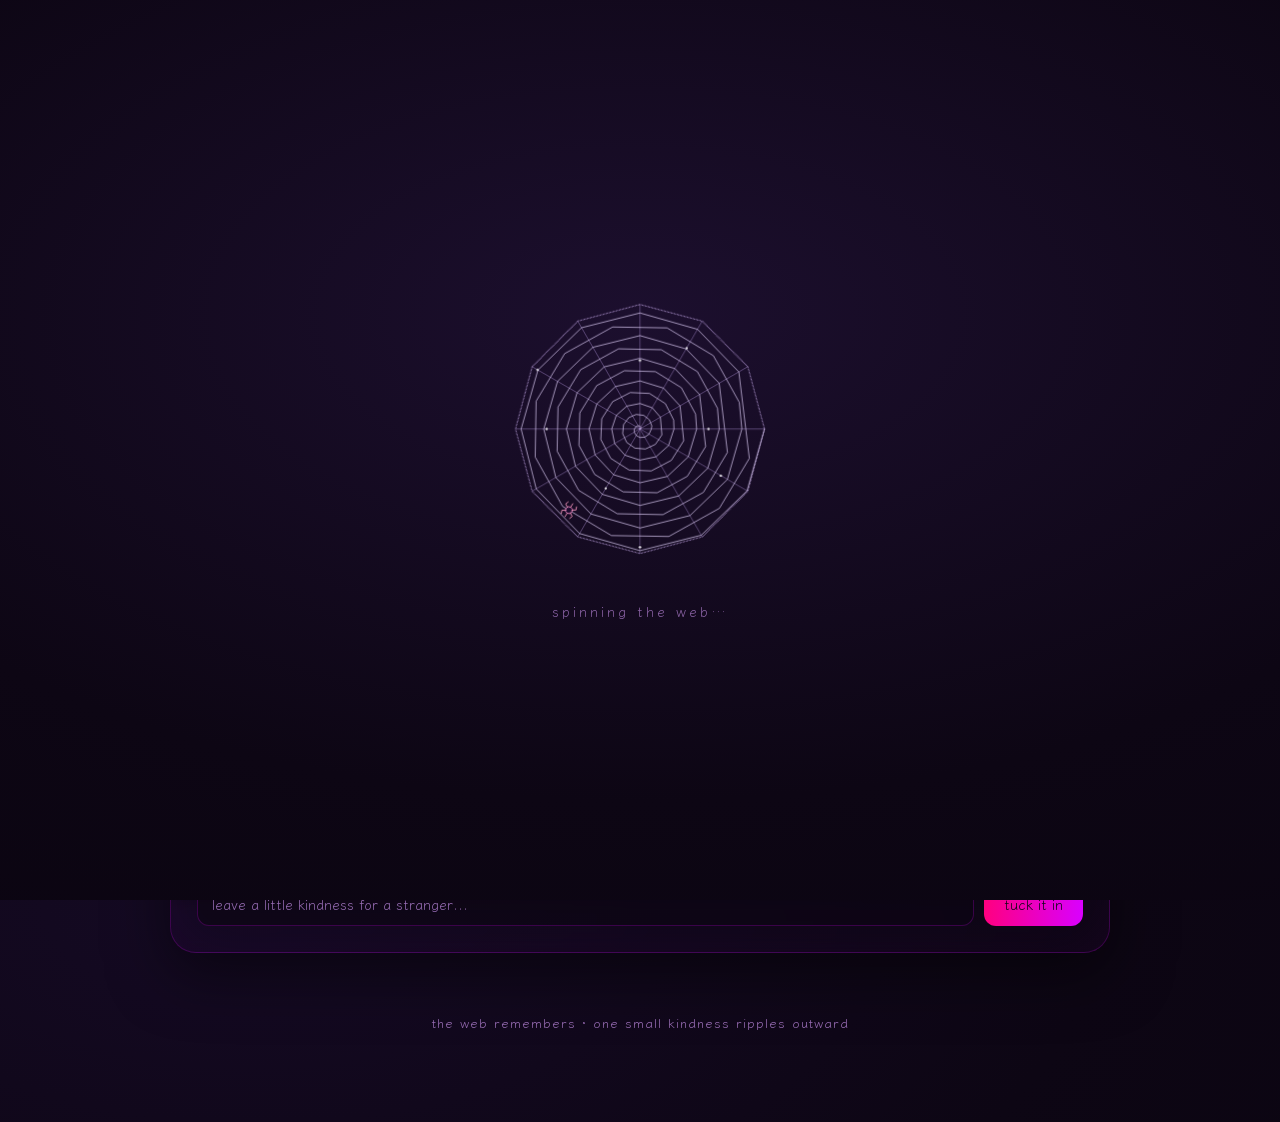
<file: civilian-time.html>
<!DOCTYPE html>
<html lang="en">
<head>
<meta charset="utf-8">
<meta name="viewport" content="width=device-width, initial-scale=1">
<title>Curiosity Dreams</title>
<link rel="icon" type="image/svg+xml" href="data:image/svg+xml,%3Csvg%20xmlns%3D%22http%3A%2F%2Fwww.w3.org%2F2000%2Fsvg%22%20viewBox%3D%220%200%2064%2064%22%3E%3Crect%20width%3D%2264%22%20height%3D%2264%22%20rx%3D%2213%22%20fill%3D%22%231a0b2e%22%2F%3E%3Cg%20stroke%3D%22%23ff007f%22%20stroke-width%3D%222.4%22%20fill%3D%22none%22%20stroke-linecap%3D%22round%22%3E%3Cpath%20d%3D%22M32%2032L56%2032M32%2032L32%208M32%2032L8%2032M32%2032L32%2056M32%2032L48.97%2015.03M32%2032L48.97%2048.97M32%2032L15.03%2048.97M32%2032L15.03%2015.03%22%2F%3E%3Ccircle%20cx%3D%2232%22%20cy%3D%2232%22%20r%3D%227%22%2F%3E%3Ccircle%20cx%3D%2232%22%20cy%3D%2232%22%20r%3D%2213%22%2F%3E%3Ccircle%20cx%3D%2232%22%20cy%3D%2232%22%20r%3D%2219%22%2F%3E%3C%2Fg%3E%3Ccircle%20cx%3D%2232%22%20cy%3D%2232%22%20r%3D%222.6%22%20fill%3D%22%23ff007f%22%2F%3E%3C%2Fsvg%3E">
<link rel="preconnect" href="https://fonts.googleapis.com">
<link rel="preconnect" href="https://fonts.gstatic.com" crossorigin>
<link href="https://fonts.googleapis.com/css2?family=Klee+One&family=Vampiro+One&family=UnifrakturMaguntia&family=Special+Elite&display=swap" rel="stylesheet" />

<style>
:root{
  --dusk:#0d0614;
  --dusk2:#150a24;
  --panel:#1a0b2e;
  --pink:#ff007f;
  --fuchsia:#d900ff;
  --lav:#c4a9e8;
  --mauve:#9b6fb8;
  --gold:#e8b45a;
  --glass:rgba(26,11,46,.42);
  --glass-edge:rgba(217,0,255,.22);
}
*{margin:0;padding:0;box-sizing:border-box;}
html,body{height:100%;}
body{
  font-family:'Klee One',cursive;
  color:var(--lav);
  background:
    radial-gradient(120% 90% at 20% 0%, var(--dusk2) 0%, var(--dusk) 55%, #0a0410 100%);
  min-height:100%;
  overflow-x:hidden;
  position:relative;
  text-align:center;
}
/* ---------- ambient rain ---------- */
#rainCtn{position:fixed;inset:0;overflow:hidden;pointer-events:none;z-index:0;}
.rain-drop{
  position:absolute;top:-40px;
  width:1px;height:34px;
  background:linear-gradient(180deg,transparent,rgba(196,169,232,.10));
  border-radius:2px;
  animation:fall linear infinite;
  opacity:.5;
}
@keyframes fall{
  to{transform:translateY(105vh);}
}
/* ---------- hologram glints ---------- */
#glintCtn{position:fixed;inset:0;overflow:hidden;pointer-events:none;z-index:0;}
.glint{
  position:absolute;width:7px;height:7px;border-radius:50%;
  background:radial-gradient(circle,var(--fuchsia) 0%,transparent 70%);
  filter:blur(1px);
  opacity:0;
  animation:twinkle 9s ease-in-out infinite;
}
@keyframes twinkle{
  0%,100%{opacity:0;transform:translateY(0) scale(.6);}
  50%{opacity:.9;transform:translateY(-26px) scale(1.25);}
}
/* ---------- layout ---------- */
.wrap{position:relative;z-index:2;max-width:980px;margin:0 auto;padding:44px 20px 90px;}
header{margin-bottom:34px;}
.clock{
  font-family:'Special Elite',monospace;
  color:var(--lav);
  display:flex;flex-direction:column;align-items:center;gap:2px;
  margin-bottom:16px;
  letter-spacing:1px;
  text-shadow:0 0 12px rgba(217,0,255,.3);
}
.clock #clockTime{
  font-size:clamp(20px,3vw,28px);
  color:var(--pink);
  text-shadow:0 0 16px rgba(255,0,127,.4);
}
.clock #clockDate{
  font-size:13px;
  color:var(--mauve);
}
header h1{
  font-family:'UnifrakturMaguntia',cursive;
  font-weight:400;
  font-size:clamp(38px,6vw,66px);
  color:var(--lav);
  text-shadow:0 0 26px rgba(217,0,255,.45),0 0 60px rgba(255,0,127,.25);
  letter-spacing:1px;
}
header p.tagline{
  font-family:'Klee One',cursive;
  color:var(--mauve);
  font-size:clamp(13px,2vw,17px);
  margin-top:6px;
  letter-spacing:.5px;
}
nav{
  margin:22px auto 0;
  display:flex;flex-wrap:wrap;gap:8px;justify-content:center;
}
nav a{
  font-family:'Klee One',cursive;
  color:var(--lav);
  text-decoration:none;
  font-size:14px;
  padding:7px 15px;
  border-radius:999px;
  background:var(--glass);
  border:1px solid var(--glass-edge);
  backdrop-filter:blur(6px);
  transition:.25s;
}
nav a:hover{color:var(--pink);border-color:var(--pink);box-shadow:0 0 18px rgba(255,0,127,.35);}
nav a.active{color:var(--pink);border-color:var(--pink);}
nav a.lore{position:relative;color:#a9f5c2;border-color:rgba(120,255,180,.35);}
nav a.lore::before{
  content:'';position:absolute;inset:-6px -8px;border-radius:999px;z-index:-1;
  background:radial-gradient(circle,rgba(64,255,150,.5),transparent 68%);
  filter:blur(5px);opacity:.5;animation:loreGlow 3.4s ease-in-out infinite;
}
nav a.lore:hover{color:#d8ffdf;border-color:rgba(140,255,190,.6);box-shadow:0 0 22px rgba(64,255,150,.5);}
@keyframes loreGlow{0%,100%{opacity:.35;transform:scale(.96);}50%{opacity:.9;transform:scale(1.05);}}

/* ---------- cabinet ---------- */
.cabinet{
  margin:44px auto 0;
  padding:26px;
  border-radius:26px;
  background:linear-gradient(160deg,rgba(30,14,54,.55),rgba(13,6,20,.55));
  border:1px solid var(--glass-edge);
  backdrop-filter:blur(8px);
  box-shadow:0 20px 60px rgba(0,0,0,.5), inset 0 0 60px rgba(217,0,255,.05);
  position:relative;
}
.cabinet h2{
  font-family:'UnifrakturMaguntia',cursive;
  font-weight:400;
  font-size:28px;color:var(--lav);
  margin-bottom:4px;
}
.cabinet .sub{
  color:var(--mauve);font-size:13px;margin-bottom:22px;
}
.drawer-grid{
  display:grid;
  grid-template-columns:repeat(auto-fill,minmax(150px,1fr));
  gap:16px;
  perspective:900px;
}
.drawer{
  position:relative;
  height:118px;
  border-radius:16px;
  background:linear-gradient(180deg,#12081f,#0d0614);
  border:1px solid var(--glass-edge);
  cursor:pointer;
  box-shadow:0 8px 22px rgba(0,0,0,.45);
  transition:border-color .8s,box-shadow .8s;
  perspective:800px;
}
.drawer:hover{border-color:rgba(196,169,232,.5);box-shadow:0 8px 22px rgba(0,0,0,.45),0 0 24px rgba(255,0,127,.18);}
.drawer .front{
  position:absolute;inset:0;border-radius:16px;
  background:linear-gradient(180deg,var(--panel),#150a24);
  border:1px solid var(--glass-edge);
  display:flex;align-items:center;justify-content:center;
  box-shadow:inset 0 1px 0 rgba(196,169,232,.12);
  transform-origin:center top;
  transition:transform 1.1s cubic-bezier(.2,.7,.3,1);
  z-index:1;
}
.drawer:hover .front{transform:translateY(7px) rotateX(6deg);}
.drawer .knob{
  width:26px;height:10px;border-radius:6px;
  background:linear-gradient(90deg,var(--mauve),var(--fuchsia));
  box-shadow:0 0 12px rgba(255,0,127,.5);
}
.drawer.hidden-drawer .knob{opacity:.5;}
/* a single cream card, barely peeking straight up */
.drawer .card-stack{position:absolute;left:0;right:0;top:0;bottom:0;pointer-events:none;z-index:2;}
.drawer .index-card{
  position:absolute;left:10px;right:10px;top:24px;height:46px;
  background:linear-gradient(180deg,#f7f2e8,#e8ddc5);
  border-radius:4px;
  box-shadow:0 3px 9px rgba(0,0,0,.55);
  opacity:0;pointer-events:none;
  transform:translateY(4px);
  transition:transform 1.1s cubic-bezier(.2,.7,.3,1),opacity 1.1s ease;
  display:flex;align-items:center;justify-content:center;
  font-family:'Special Elite',monospace;
  color:#3a2d18;font-size:12px;letter-spacing:.5px;
}
.drawer:hover .index-card{opacity:.8;pointer-events:auto;transform:translateY(-9px);}
.drawer .index-card:hover{opacity:1;transform:translateY(-16px);}
.drawer.unread{border-color:rgba(100,149,237,.5);box-shadow:0 8px 22px rgba(0,0,0,.45),0 0 20px rgba(100,149,237,.25);}
.drawer.unread:hover{border-color:rgba(135,180,255,.75);box-shadow:0 8px 22px rgba(0,0,0,.45),0 0 28px rgba(100,149,237,.45);}

/* ---------- drawer message overlay ---------- */
#msgOverlay{
  position:fixed;inset:0;z-index:50;
  display:flex;align-items:center;justify-content:center;
  background:rgba(5,2,10,.72);
  backdrop-filter:blur(4px);
  opacity:0;pointer-events:none;transition:.3s;
}
#msgOverlay.open{opacity:1;pointer-events:auto;}
.note-card{
  max-width:440px;width:90%;
  background:
    radial-gradient(120% 100% at 50% 0%, rgba(217,0,255,.14), transparent 60%),
    linear-gradient(160deg,#231037,#150a24);
  border:1px solid var(--glass-edge);
  border-radius:20px;
  padding:40px 34px;
  box-shadow:0 30px 80px rgba(0,0,0,.6), inset 0 0 40px rgba(217,0,255,.06);
  position:relative;
  transform:translateY(14px) scale(.97);
  transition:.3s;
}
#msgOverlay.open .note-card{transform:translateY(0) scale(1);}
.note-card .fr{
  font-family:'UnifrakturMaguntia',cursive;
  font-size:20px;color:var(--mauve);
  letter-spacing:2px;margin-bottom:10px;
}
.note-card .msg-date{font-size:13px;color:var(--pink);margin-bottom:12px;letter-spacing:1px;font-style:italic;}
.note-card .msg-link{display:inline-block;margin-top:16px;color:var(--fuchsia);font-size:15px;text-decoration:none;border:1px solid var(--glass-edge);padding:8px 18px;border-radius:999px;background:var(--glass);transition:.25s;}
.note-card .msg-link:hover{box-shadow:0 0 18px rgba(217,0,255,.5);}
.note-card #msgEdit{display:none;width:100%;min-height:90px;resize:vertical;background:rgba(255,255,255,.03);color:var(--lav);border:1px solid var(--glass-edge);border-radius:10px;padding:10px;font-family:'Klee One',cursive;font-size:15px;line-height:1.5;box-sizing:border-box;margin-top:2px;}
.note-card .msg-editbar{display:none;gap:10px;align-items:center;justify-content:center;margin-top:12px;}
.msg-editbar button{cursor:pointer;border:1px solid var(--glass-edge);border-radius:999px;padding:7px 16px;font-family:'Klee One',cursive;color:var(--pink);background:var(--glass);transition:.25s;}
.msg-editbar button:hover{box-shadow:0 0 16px rgba(255,0,127,.4);}
.msg-editbar .x{color:#ff8fa3;font-weight:700;}
.msg-editbtn{margin-top:16px;cursor:pointer;border:1px solid var(--glass-edge);border-radius:999px;padding:6px 14px;font-family:'Klee One',cursive;color:var(--mauve);background:var(--glass);transition:.25s;display:none;}
.msg-editbtn:hover{box-shadow:0 0 14px rgba(217,0,255,.4);}
.note-card .msg{
  font-size:clamp(17px,3vw,22px);
  line-height:1.55;
  color:var(--lav);
  text-shadow:0 0 18px rgba(217,0,255,.25);
  min-height:70px;
}
.note-card .close{
  margin-top:24px;cursor:pointer;
  font-family:'Klee One',cursive;
  color:var(--pink);
  background:var(--glass);
  border:1px solid var(--glass-edge);
  padding:8px 22px;border-radius:999px;
  transition:.25s;
}
.note-card .close:hover{box-shadow:0 0 20px rgba(255,0,127,.4);}

/* ---------- note wall (shared simple notes) ---------- */
.note-wall{margin-top:26px;}
.note-wall h3{font-family:'Klee One',cursive;color:var(--lav);font-size:18px;margin-bottom:12px;}
.note-wall h3 i{color:var(--pink);}
.notes-box{
  border:1px dashed var(--glass-edge);
  border-radius:16px;
  padding:16px;
  background:rgba(13,6,20,.4);
  min-height:80px;
  max-height:220px;overflow:auto;
  text-align:left;
  margin-bottom:14px;
}
.note-item{
  font-size:14px;color:var(--lav);
  padding:9px 12px;
  border-radius:12px;
  background:rgba(26,11,46,.5);
  margin-bottom:8px;
  border-left:3px solid var(--fuchsia);
  line-height:1.4;
}
.note-item .who{display:block;font-size:11px;color:var(--mauve);margin-top:3px;letter-spacing:1px;}
.note-form{display:flex;gap:10px;flex-wrap:wrap;justify-content:center;}
.note-form input{
  flex:1;min-width:220px;
  background:rgba(13,6,20,.7);
  border:1px solid var(--glass-edge);
  border-radius:12px;
  padding:11px 14px;
  color:var(--lav);
  font-family:'Klee One',cursive;font-size:14px;
  outline:none;transition:.25s;
}
.note-form input:focus{border-color:var(--fuchsia);box-shadow:0 0 16px rgba(217,0,255,.3);}
.note-form input::placeholder{color:var(--mauve);}
.note-form button{
  font-family:'Klee One',cursive;font-size:14px;
  color:var(--dusk);
  background:linear-gradient(90deg,var(--pink),var(--fuchsia));
  border:none;border-radius:12px;padding:11px 20px;cursor:pointer;
  transition:.25s;
}
.note-form button:hover{box-shadow:0 0 22px rgba(255,0,127,.5);}

/* ---------- poetry alcove ---------- */
.alcove{
  margin:44px auto 0;
  padding:30px;
  border-radius:24px;
  background:var(--glass);
  border:1px solid var(--glass-edge);
  backdrop-filter:blur(8px);
  text-align:center;
}
.alcove h2{font-family:'UnifrakturMaguntia',cursive;font-weight:400;font-size:26px;color:var(--lav);}
.poem{
  font-family:'Klee One',cursive;
  color:var(--lav);
  font-size:clamp(16px,2.6vw,20px);
  line-height:1.7;
  font-style:italic;
  margin:20px auto 6px;
  max-width:560px;
  min-height:90px;
}
.poem .src{display:block;font-style:normal;color:var(--mauve);font-size:13px;margin-top:12px;letter-spacing:1px;}
#drawBtn{
  margin-top:18px;
  font-family:'Klee One',cursive;font-size:14px;
  color:var(--lav);background:var(--glass);
  border:1px solid var(--glass-edge);
  padding:9px 22px;border-radius:999px;cursor:pointer;transition:.25s;
}
#drawBtn:hover{color:var(--pink);border-color:var(--pink);box-shadow:0 0 18px rgba(255,0,127,.35);}

/* ---------- gallery ---------- */
.gallery{
  margin:44px auto 0;padding:30px;
  border-radius:24px;background:var(--glass);
  border:1px solid var(--glass-edge);backdrop-filter:blur(8px);
}
.gallery h2{font-family:'UnifrakturMaguntia',cursive;font-weight:400;font-size:26px;color:var(--lav);margin-bottom:18px;}
.gallery-grid{display:grid;grid-template-columns:repeat(auto-fit,minmax(200px,1fr));gap:16px;}
.gallery-grid img{
  width:100%;height:210px;object-fit:cover;border-radius:16px;
  border:1px solid var(--glass-edge);
  box-shadow:0 12px 30px rgba(0,0,0,.45);
  transition:.3s;
}
.gallery-grid img:hover{transform:scale(1.02);border-color:var(--fuchsia);box-shadow:0 16px 40px rgba(217,0,255,.25);}

/* ---------- footer ---------- */
footer{margin-top:60px;color:var(--mauve);font-size:13px;letter-spacing:1px;}

.section{display:none;}
.section.active{display:block;}

/* ---------- lore ---------- */
.lore{
  margin:44px auto 0;max-width:760px;padding:34px;
  border-radius:24px;background:var(--glass);
  border:1px solid rgba(120,255,180,.28);
  backdrop-filter:blur(8px);
  box-shadow:0 0 40px rgba(64,255,150,.12);
  text-align:center;
}
.lore .seal{
  width:64px;height:64px;margin:0 auto 18px;border-radius:50%;
  background:radial-gradient(circle at 30% 30%,rgba(120,255,180,.5),rgba(10,60,30,.6));
  border:1px solid rgba(140,255,190,.5);
  display:flex;align-items:center;justify-content:center;
  box-shadow:0 0 30px rgba(64,255,150,.5);
  animation:loreGlow 3.4s ease-in-out infinite;
}
.lore .seal svg{width:30px;height:30px;stroke:#e6fff0;fill:none;stroke-width:1.5;}
.lore h2{font-family:'UnifrakturMaguntia',cursive;font-weight:400;font-size:34px;color:#d8ffdf;letter-spacing:2px;margin-bottom:6px;}
.lore .sub{color:#8fcaa4;font-size:13px;letter-spacing:2px;margin-bottom:26px;}
.lore .para{color:var(--lav);font-size:15.5px;line-height:1.85;text-align:left;margin:0 auto 20px;max-width:620px;}
.lore .para b{color:#e6fff0;font-weight:600;}
.lore .para .g{color:#9ef5c2;}
.lore .para .p{color:#f2b8ff;}
.lore .para .v{color:#b7a9ff;}
.lore .para .y{color:#ffe9a8;}
.lore .siblings{
  margin:26px auto 0;max-width:620px;text-align:left;
  border-top:1px dashed rgba(140,255,190,.3);padding-top:20px;
  display:flex;flex-wrap:wrap;gap:10px;justify-content:center;
}
.siblings .chip{
  font-family:'Klee One',cursive;font-size:13px;color:#d8ffdf;
  padding:6px 14px;border-radius:999px;
  background:rgba(20,70,45,.4);border:1px solid rgba(120,255,180,.35);
}

/* ---------- interviews: character rooms ---------- */
.interview-wrap{
  margin:44px auto 0;padding:30px;
  border-radius:24px;background:var(--glass);
  border:1px solid var(--glass-edge);backdrop-filter:blur(8px);
}
.room-bar{
  display:flex;flex-wrap:wrap;gap:16px;justify-content:center;
  margin-bottom:26px;
}
.room-medal{
  width:84px;cursor:pointer;text-align:center;
  background:transparent;border:none;
  display:flex;flex-direction:column;align-items:center;gap:6px;
  opacity:.55;transition:.25s;
}
.room-medal:hover{opacity:.95;}
.room-medal.active{opacity:1;}
.room-medal .disc{
  width:64px;height:64px;border-radius:50%;
  background:linear-gradient(160deg,rgba(26,11,46,.9),rgba(13,6,20,.9));
  border:1px solid var(--glass-edge);
  display:flex;align-items:center;justify-content:center;
  font-size:30px;
  box-shadow:0 8px 22px rgba(0,0,0,.45);
  transition:.25s;
}
.room-medal.active .disc{
  border-color:var(--fuchsia);
  box-shadow:0 0 26px rgba(217,0,255,.45), inset 0 0 18px rgba(255,0,127,.15);
}
.room-medal:hover .disc{transform:translateY(-3px) scale(1.05);border-color:var(--fuchsia);}
.room-medal .rn{font-family:'Klee One',cursive;font-size:13px;color:var(--lav);letter-spacing:1px;}
.room-medal.active .rn{color:var(--pink);}
.room-medal.lore-medal .disc{
  border-color:rgba(120,255,180,.5);
  box-shadow:0 0 20px rgba(64,255,150,.45), inset 0 0 14px rgba(64,255,150,.15);
  animation:loreGlow 3.4s ease-in-out infinite;
}
.room-medal.lore-medal .rn{color:#a9f5c2;}
.room-medal.lore-medal:hover .disc{transform:translateY(-3px) scale(1.05);border-color:#7cffb0;box-shadow:0 0 26px rgba(64,255,150,.6);}
.room-medal.lore-medal:hover .rn{color:#d8ffdf;}
.hans-grid{
  display:grid;grid-template-columns:300px 1fr;gap:26px;align-items:start;
}
@media (max-width:640px){.hans-grid{grid-template-columns:1fr;}}
.portrait-frame{
  aspect-ratio:3/4;border-radius:18px;
  background:
    radial-gradient(120% 100% at 50% 0%, rgba(217,0,255,.12), transparent 60%),
    linear-gradient(160deg,#1f0f33,#0d0614);
  border:1px dashed var(--fuchsia);
  display:flex;flex-direction:column;align-items:center;justify-content:center;
  gap:6px;padding:16px;text-align:center;position:relative;overflow:hidden;
  box-shadow:0 14px 40px rgba(0,0,0,.45), inset 0 0 40px rgba(217,0,255,.05);
}
.portrait-frame.has-img{border-style:solid;}
.portrait-frame img{position:absolute;inset:0;width:100%;height:100%;object-fit:cover;}
.portrait-frame .ph-label{font-family:'UnifrakturMaguntia',cursive;font-size:26px;color:var(--lav);text-shadow:0 0 18px rgba(255,0,127,.4);}
.portrait-frame .ph-sub{font-size:12px;color:var(--mauve);letter-spacing:2px;text-transform:uppercase;}
.portrait-frame .ph-tip{font-size:11px;color:var(--pink);opacity:.8;margin-top:8px;font-style:italic;}
.portrait-frame .ph-icon{font-size:34px;opacity:.75;filter:drop-shadow(0 0 12px rgba(217,0,255,.5));}
.portrait-frame.has-img .ph-label,.portrait-frame.has-img .ph-sub,.portrait-frame.has-img .ph-tip,.portrait-frame.has-img .ph-icon{display:none;}
.portrait-frame.dragover{border-color:var(--pink);box-shadow:0 0 30px rgba(255,0,127,.5), inset 0 0 40px rgba(255,0,127,.15);}
.chat-panel{
  background:rgba(13,6,20,.45);
  border:1px solid var(--glass-edge);border-radius:18px;overflow:hidden;
  display:flex;flex-direction:column;min-height:420px;
}
.chat-head{
  font-family:'UnifrakturMaguntia',cursive;font-size:20px;color:var(--lav);
  padding:16px 20px;text-align:center;
  border-bottom:1px solid var(--glass-edge);
  background:rgba(26,11,46,.5);
  letter-spacing:1px;
}
.chat-log{padding:20px;overflow:auto;flex:1;display:flex;flex-direction:column;gap:14px;}
.chat-msg{max-width:82%;padding:12px 16px;border-radius:16px;line-height:1.5;font-size:14.5px;}
.chat-msg.them{
  align-self:flex-start;
  background:linear-gradient(160deg,rgba(26,11,46,.9),rgba(13,6,20,.9));
  border:1px solid var(--glass-edge);
  border-top-left-radius:4px;color:var(--lav);
}
.chat-msg.you{
  align-self:flex-end;
  background:linear-gradient(90deg,rgba(255,0,127,.85),rgba(217,0,255,.85));
  border-top-right-radius:4px;color:#0d0614;
}
.chat-msg .who{display:block;font-size:10.5px;color:var(--mauve);margin-bottom:4px;letter-spacing:1.5px;text-transform:uppercase;}
.chat-msg.you .who{color:#2a0030;}
.chat-foot{padding:11px 20px;text-align:center;font-size:11.5px;color:var(--mauve);border-top:1px solid var(--glass-edge);letter-spacing:1px;}
.chat-controls{padding:16px 16px 18px;border-top:1px solid var(--glass-edge);display:flex;flex-direction:column;gap:12px;}
.chips{display:flex;flex-wrap:wrap;gap:8px;justify-content:center;}
.chip{
  font-family:'Klee One',cursive;font-size:12.5px;color:var(--lav);
  background:rgba(26,11,46,.7);border:1px solid var(--glass-edge);
  padding:7px 13px;border-radius:999px;cursor:pointer;transition:.22s;
}
.chip:hover{color:var(--dusk);border-color:var(--pink);background:linear-gradient(90deg,var(--pink),var(--fuchsia));}
.input-row{display:flex;gap:10px;}
.input-row input{
  flex:1;background:rgba(13,6,20,.7);border:1px solid var(--glass-edge);
  border-radius:12px;padding:12px 14px;color:var(--lav);
  font-family:'Klee One',cursive;font-size:14px;outline:none;transition:.25s;
}
.input-row input:focus{border-color:var(--fuchsia);box-shadow:0 0 16px rgba(217,0,255,.3);}
.input-row input::placeholder{color:var(--mauve);}
.input-row button{
  font-family:'Klee One',cursive;font-size:14px;color:var(--dusk);
  background:linear-gradient(90deg,var(--pink),var(--fuchsia));
  border:none;border-radius:12px;padding:0 20px;cursor:pointer;transition:.25s;
}
.input-row button:hover{box-shadow:0 0 22px rgba(255,0,127,.5);}
#observatory{max-width:1000px;margin:0 auto;text-align:left;}
.obs-panel{
  position:relative;
  background:
    radial-gradient(120% 100% at 50% 0%, rgba(217,0,255,.10), transparent 60%),
    linear-gradient(160deg,#1a0b2e,#0d0614);
  border:1px solid var(--glass-edge);
  border-radius:18px;
  padding:18px;
  margin-bottom:18px;
  box-shadow:0 0 30px rgba(217,0,255,.12);
}
.obs-screen::after{
  content:"";
  position:absolute;inset:0;border-radius:18px;pointer-events:none;
  background:radial-gradient(circle at var(--sx,50%) var(--sy,40%), transparent 92px, rgba(0,0,0,.14) 150px, rgba(0,0,0,.84) 235px);
  z-index:2;
}
.obs-controls{display:flex;gap:10px;flex-wrap:wrap;align-items:center;justify-content:center;margin-bottom:6px;}
.obs-controls .spacer{flex:1;}
.obs-panel button{
  cursor:pointer;border:none;padding:8px 13px;border-radius:8px;
  font-family:'Klee One',cursive;
  background:var(--glass);color:var(--pink);border:1px solid var(--glass-edge);transition:.25s;
}
.obs-panel button:hover{box-shadow:0 0 18px rgba(255,0,127,.45);}
.obs-small{padding:6px 10px;font-size:.85rem;}
.obs-month-row{display:flex;gap:8px;align-items:center;justify-content:center;margin-bottom:12px;}
.obs-month-title{font-family:'UnifrakturMaguntia',cursive;font-size:26px;color:var(--pink);min-width:220px;text-align:center;letter-spacing:1px;}
.obs-weekdays{display:grid;grid-template-columns:repeat(7,1fr);gap:8px;margin-bottom:10px;}
.obs-weekdays div{text-align:center;font-weight:700;color:var(--lav);font-size:.9rem;letter-spacing:1px;}
.obs-calendar{display:grid;grid-template-columns:repeat(7,1fr);gap:8px;position:relative;z-index:1;}
.obs-day{
  min-height:96px;border:1px solid #4a3a63;border-radius:10px;padding:8px;
  background:
    radial-gradient(120% 100% at 50% 0%, rgba(217,0,255,.16), transparent 60%),
    linear-gradient(160deg,#241139,#150a24);
  transition:.25s;overflow:hidden;position:relative;
  cursor:pointer;
}
.obs-day:hover{
  transform:scale(1.03);
  border-color:var(--fuchsia);
  box-shadow:0 0 14px var(--fuchsia),0 0 28px rgba(255,0,127,.4);
  z-index:3;
}
.obs-date{font-weight:700;color:var(--pink);display:block;text-shadow:0 0 10px rgba(255,0,127,.5);}
.obs-event{margin-top:6px;padding:5px;border-radius:8px;background:rgba(255,105,180,.12);font-size:.8rem;cursor:pointer;color:var(--lav);}
.obs-today{border:2px solid var(--pink);}
.obs-constellation{min-height:300px;position:relative;z-index:1;}
.obs-cstar{position:absolute;width:11px;height:11px;border-radius:50%;background:#fff;box-shadow:0 0 10px var(--pink);cursor:default;}
.obs-form-row{display:flex;gap:8px;align-items:center;flex-wrap:wrap;margin-top:8px;}
.obs-form-row input[type=text],.obs-form-row input[type=date],#observatory select{
  padding:9px;border-radius:8px;border:1px solid var(--glass-edge);
  background:rgba(255,255,255,.03);color:var(--lav);flex:1;min-width:0;font-family:'Klee One',cursive;
}
.obs-modal-backdrop{position:fixed;inset:0;background:rgba(5,2,10,.72);backdrop-filter:blur(4px);display:flex;align-items:center;justify-content:center;z-index:60;}
.obs-modal{width:min(520px,92%);background:linear-gradient(160deg,#231037,#150a24);border:1px solid var(--glass-edge);border-radius:16px;padding:20px;box-shadow:0 20px 60px rgba(0,0,0,.7);}
.obs-modal h3{margin:0 0 10px;color:var(--pink);font-family:'Klee One',cursive;}
.obs-event-list{margin-top:12px;max-height:220px;overflow:auto;}
.obs-event-item{display:flex;gap:8px;align-items:flex-start;padding:8px;border-radius:8px;background:rgba(255,255,255,.03);margin-bottom:8px;}
.obs-event-text{flex:1;}
.obs-delete-btn{background:#7a2438;color:#ffc0cb;border:none;padding:6px 9px;border-radius:6px;cursor:pointer;}
.obs-danger{background:#7a2438;color:#ffc0cb;}
@media (max-width:700px){.obs-calendar{grid-template-columns:repeat(2,1fr)}.obs-weekdays{display:none}.obs-day{min-height:70px}}
/* ---------- spider-web loader ---------- */
#loader{
  position:fixed;inset:0;z-index:2000;
  background:radial-gradient(120% 90% at 50% 35%, #1c0f2e 0%, #0d0614 60%, #0a0410 100%);
  display:flex;flex-direction:column;align-items:center;justify-content:center;gap:22px;
  transition:opacity .6s ease;
}
#loader.done{opacity:0;pointer-events:none;}
#webSvg{width:min(46vh,300px);height:auto;overflow:visible;}
#webSvg .spoke{stroke:#b79ae0;stroke-width:1;opacity:0;}
#webSvg .frame{stroke:#cdb0f0;stroke-width:1.4;fill:none;stroke-linejoin:round;stroke-dasharray:1;stroke-dashoffset:1;opacity:.9;}
#webSvg .spiral{stroke:#e6d6ff;stroke-width:.9;fill:none;stroke-linecap:round;stroke-dasharray:1;stroke-dashoffset:1;}
#webSvg .dew{fill:#ffffff;opacity:0;}
#webSvg .spider .body{fill:#1a0b2e;stroke:#ff8ecb;stroke-width:1;}
#webSvg .spider .legs{stroke:#ff9ec7;stroke-width:1;fill:none;stroke-linecap:round;}
.loader-word{
  font-family:'Klee One',cursive;color:var(--mauve);
  font-size:14px;letter-spacing:3px;opacity:0;
  animation:loaderWord 7s ease forwards;
}
@keyframes loaderWord{0%,70%{opacity:0;}90%,100%{opacity:.9;}}
@keyframes spokeIn{from{opacity:0;}to{opacity:.55;}}
@keyframes frameDraw{from{stroke-dashoffset:1;}to{stroke-dashoffset:0;}}
@keyframes spiralDraw{from{stroke-dashoffset:1;}to{stroke-dashoffset:0;}}
@keyframes dewIn{from{opacity:0;}to{opacity:.8;}}
#webCanvas{position:fixed;inset:0;pointer-events:none;z-index:9999;}
</style>
</head>
<body>

<div id="loader">
  <svg id="webSvg" viewBox="0 0 400 400"></svg>
  <p class="loader-word">spinning the web&hellip;</p>
</div>
<script>
(function(){
  var CX=200, CY=200, R=166, N=12, TURNS=11;
  function pnt(k,angShift,r){
    var a=(k/N)*Math.PI*2+angShift;
    return [(CX+r*Math.cos(a)).toFixed(1),(CY+r*Math.sin(a)).toFixed(1)];
  }
  var svg=document.getElementById('webSvg');
  var spokes='';
  for(var i=0;i<N;i++){
    var p=pnt(i,0,R);
    spokes+='<line class="spoke" x1="'+CX+'" y1="'+CY+'" x2="'+p[0]+'" y2="'+p[1]+'"/>';
  }
  var frame='';
  for(var i=0;i<N;i++){ var p=pnt(i,0,R); frame+=p[0]+','+p[1]+' '; }
  var sp=[];
  var steps=N*TURNS;
  for(var s=0;s<=steps;s++){
    var t=s/steps;
    var k=Math.floor(s/N), i2=s%N;
    var angShift=(k%2)? Math.PI/N : 0;
    var p=pnt(i2,angShift,R*(1-t));
    sp.push(p[0]+','+p[1]);
  }
  sp.push(CX+','+CY);
  var spinPath='M '+sp.join(' L ');
  var dews='';
  for(var j=0;j<8;j++){
    var dp=pnt(Math.floor(j*N/8),0,R*(0.55+0.4*((j%3)/2)));
    dews+='<circle class="dew" cx="'+dp[0]+'" cy="'+dp[1]+'" r="1.6"/>';
  }
  var spider='<g class="spider"><circle class="body" cx="0" cy="0" r="4.6"/><path class="legs" d="M-3.4-2 L-8-5 L-6.5-9 M3.4-2 L8-5 L6.5-9 M-3.4 2 L-8 5 L-6.5 9 M3.4 2 L8 5 L6.5 9 M0-4.6 L0-10 M0 4.6 L0 10"/><animateMotion dur="6.4s" begin="0.1s" fill="freeze" rotate="auto"><mpath href="#spinPath"/></animateMotion></g>';
  var html=spokes+'<polygon class="frame" points="'+frame+'"/>'+'<polyline class="spiral" pathLength="1" points="'+sp.join(' ')+'"/>'+dews+spider;
  var defs='<defs><path id="spinPath" pathLength="1" d="'+spinPath+'"/></defs>';
  svg.innerHTML=defs+html;
  var st=document.createElement('style');
  st.textContent=
    '#webSvg .spoke{animation:spokeIn .5s ease forwards;}'+
    '#webSvg .spoke:nth-child(2){animation-delay:.1s;}'+
    '#webSvg .spoke:nth-child(3){animation-delay:.2s;}'+
    '#webSvg .spoke:nth-child(4){animation-delay:.3s;}'+
    '#webSvg .frame{animation:frameDraw 1.2s ease .3s forwards;}'+
    '#webSvg .spiral{animation:spiralDraw 6.2s ease-in-out .3s forwards;}'+
    '#webSvg .dew{animation:dewIn 1s ease .6s forwards;}';
  svg.appendChild(st);
  setTimeout(function(){
    var l=document.getElementById('loader');
    l.classList.add('done');
    setTimeout(function(){ l.parentNode.removeChild(l); },700);
  }, 7000);
})();
</script>
<script>
(function(){
  if(document.getElementById('webCanvas')) return;
  var cvs=document.createElement('canvas'); cvs.id='webCanvas'; document.body.appendChild(cvs);
  var ctx=cvs.getContext('2d');
  var W,H;
  function resize(){ W=cvs.width=window.innerWidth; H=cvs.height=window.innerHeight; }
  window.addEventListener('resize',resize); resize();
  var cursor={x:W/2,y:H/2}, anchor={x:0,y:0};
  var attached=false, growing=0, diss=null, timer=null;
  function drawStrand(x1,y1,x2,y2,alpha){
    ctx.strokeStyle='rgba(120,180,255,'+(0.85*alpha)+')'; ctx.lineWidth=1;
    var mx=(x1+x2)/2, my=(y1+y2)/2+22;
    ctx.beginPath(); ctx.moveTo(x1,y1); ctx.quadraticCurveTo(mx,my,x2,y2); ctx.stroke();
  }
  function drawWeb(x,y,r,alpha){
    var grad=ctx.createRadialGradient(x,y,r*0.05,x,y,r);
    grad.addColorStop(0,'#6fd0ff'); grad.addColorStop(0.5,'#7f8cff'); grad.addColorStop(1,'#b06bff');
    ctx.strokeStyle=grad; ctx.globalAlpha=alpha; ctx.lineWidth=1;
    var n=12;
    for(var i=0;i<n;i++){ var a=i/n*Math.PI*2; ctx.beginPath(); ctx.moveTo(x,y); ctx.lineTo(x+Math.cos(a)*r,y+Math.sin(a)*r); ctx.stroke(); }
    ctx.beginPath(); ctx.arc(x,y,r,0,Math.PI*2); ctx.stroke();
    ctx.lineWidth=0.7; ctx.beginPath(); var st=false;
    for(var s=0;s<=n*3;s++){ var rr=r*(1-s/(n*3)); var a=s/n*Math.PI*2; var px=x+Math.cos(a)*rr, py=y+Math.sin(a)*rr; if(!st){ctx.moveTo(px,py);st=true;}else ctx.lineTo(px,py); }
    ctx.stroke(); ctx.globalAlpha=1;
  }
  function drawSpider(x,y,alpha){
    ctx.save(); ctx.translate(x,y); ctx.globalAlpha=alpha;
    ctx.strokeStyle='rgba(140,190,255,'+alpha+')'; ctx.lineWidth=1;
    for(var i=0;i<4;i++){ var a=i*Math.PI/2; ctx.beginPath(); ctx.moveTo(Math.cos(a)*2,Math.sin(a)*2); ctx.lineTo(Math.cos(a)*6,Math.sin(a)*6-2); ctx.stroke(); }
    ctx.fillStyle='#1a0b2e'; ctx.beginPath(); ctx.arc(0,0,3.4,0,Math.PI*2); ctx.fill();
    ctx.strokeStyle='rgba(111,208,255,'+alpha+')'; ctx.stroke();
    ctx.globalAlpha=1; ctx.restore();
  }
  document.addEventListener('mousemove', function(e){ cursor={x:e.clientX,y:e.clientY}; });
  document.addEventListener('touchmove', function(e){ if(e.touches[0]) cursor={x:e.touches[0].clientX,y:e.touches[0].clientY}; });
  function step(){
    ctx.clearRect(0,0,W,H);
    if(attached && !diss){
      growing=Math.min(1,growing+0.08);
      drawStrand(cursor.x,cursor.y,anchor.x,anchor.y,1);
      var r=growing*44;
      drawWeb(anchor.x,anchor.y,r,1);
      drawSpider(cursor.x,cursor.y,1);
    } else if(diss){
      diss.t+=0.045;
      var k=Math.min(1,diss.t);
      var ox=diss.dx*(k*k)*70, oy=diss.dy*(k*k)*70 + Math.sin(k*7)*10;
      var sc=1+k*0.5, al=Math.max(0,1-k);
      drawStrand(cursor.x+ox,cursor.y+oy,anchor.x+ox,anchor.y+oy,al);
      drawWeb(anchor.x+ox,anchor.y+oy,44*sc,al);
      drawSpider(cursor.x+ox,cursor.y+oy,al);
      if(k>=1){ ctx.clearRect(0,0,W,H); attached=false; diss=null; stop(); }
    } else { stop(); }
  }
  function start(){ if(timer) return; timer=setInterval(step,33); }
  function stop(){ if(timer){ clearInterval(timer); timer=null; } }
  document.addEventListener('click', function(e){
    if(document.getElementById('loader')) return;
    if(!attached){
      attached=true; growing=0; diss=null;
      var el=document.elementFromPoint(e.clientX,e.clientY);
      var r=el?el.getBoundingClientRect():null;
      anchor={x:r&&r.width? r.left+r.width/2 : e.clientX, y:r&&r.height? r.top+r.height/2 : e.clientY};
      cursor={x:e.clientX,y:e.clientY};
      start();
    } else {
      var ang=Math.random()*Math.PI*2;
      diss={t:0, dx:Math.cos(ang), dy:Math.sin(ang)-0.6};
    }
  });
})();;
</script>

<div id="rainCtn"></div>
<div id="glintCtn"></div>

<div class="wrap">
  <header>
    <div class="clock">
      <span id="clockTime">--:--:--</span>
      <span id="clockDate">— — —</span>
    </div>
    <h1>Curiosity Dreams</h1>
    <p class="tagline">a quiet corner for small kindnesses &amp; secret notes</p>
    <nav>
      <a href="#" data-sec="cabinet" class="active">the cabinet</a>
      <a href="#" data-sec="poetry">poetry &amp; whispers</a>
      <a href="#" data-sec="gallery">gallery</a>
      <a href="#" data-sec="interview">interviews</a>
      <a href="#" data-sec="observatory">&#10022; observatory</a>
    </nav>
  </header>

  <section id="cabinet" class="section active">
    <div class="cabinet">
      <div id="drawerGrid"></div>
      <div class="note-wall">
        <h3><i class="fa-solid fa-feather-pointed"></i> a drawer of small notes</h3>
        <div class="notes-box" id="notesBox"></div>
        <form class="note-form" id="noteForm">
          <input id="noteInput" type="text" maxlength="140" placeholder="leave a little kindness for a stranger...">
          <button type="submit">tuck it in</button>
        </form>
      </div>
    </div>
  </section>

  <section id="poetry" class="section">
    <div class="alcove">
      <h2 id="poemType" class="fr" style="font-family:'UnifrakturMaguntia',cursive;font-size:20px;color:var(--mauve);letter-spacing:2px;"></h2>
      <p id="poemEl" style="font-size:clamp(16px,2.4vw,20px);color:var(--lav);line-height:1.6;min-height:60px;margin:12px 0 20px;"></p>
      <button id="drawBtn" class="close" style="cursor:pointer;font-family:'Klee One',cursive;color:var(--pink);background:var(--glass);border:1px solid var(--glass-edge);padding:9px 22px;border-radius:999px;">draw another</button>
    </div>
  </section>

  <section id="gallery" class="section">
    <div class="gallery">
      <h2>little scenes I keep</h2>
      <div class="gallery-grid" id="galleryGrid"></div>
    </div>
  </section>

  <section id="interview" class="section">
    <div class="interview-wrap">
      <div class="room-bar" id="roomBar"></div>
      <div id="roomCtn"></div>
    </div>
  </section>

  <section id="lore" class="section">
    <div class="lore">
      <div class="seal">
        <svg viewBox="0 0 24 24"><path d="M12 3l2.4 4.9 5.4.8-3.9 3.8.9 5.4L12 15.2 7.4 4.4 5.4.8.8 9.5 4.7 5.8 5.6.4 8.2 3z" fill="none" stroke-width="1.5"/></svg>
      </div>
      <h2>the lore</h2>
      <div class="sub">the truth the sisters &amp; brothers carry</div>
      <p class="para">
        Long ago, they were all taken from an orphanage in <b>little Paris</b> — a room of children nobody had come back for — by men in labcoats who carried clipboards and spoke of them in numbers. In that lab the children were given injections that bloomed through their hair in odd bright streaks: some turned <span class="g">green</span>, some <span class="p">purple</span>, some <span class="v">lavender</span>, some <span class="y">yellow</span>. There were other experiments too, ones they'd rather not talk about, or remember. They spent their whole young lives behind that glass.
      </p>
      <p class="para">
        Until one night <b>Miki</b> gnawed her way out. She spilled into an alley, bleeding and trembling — and there was <b>Yeshua</b>, come riding down the dark on a <b>glowing white pegasus</b>. He did not ask her name. He carried her back, threw open every door, and released them all — her friends, her siblings, everyone.
      </p>
      <p class="para">
        To this day the scientists have no idea what happened. Money is at stake, and they have gambled on those lives, so they are still looking. But they will never find them — because the siblings did not simply run away. Yeshua gave them a new home, one that does not exist on this earth at all: an entire universe of their own, called <b style="color:#a9f5c2;">the CafeDreamr</b>.
      </p>
      <div class="siblings">
        <span class="chip">&#128425; Miki</span>
        <span class="chip">&#9749; Hans</span>
        <span class="chip">&#128039; Chari</span>
        <span class="chip">&#11088; Star</span>
        <span class="chip">&#127807; Milo</span>
      </div>
    </div>
  </section>

  <section id="observatory" class="section">
    <div class="obs-panel obs-controls">
      <button onclick="obsChangeMonth(-1)">&#9664; prev</button>
      <button onclick="obsChangeMonth(1)">next &#9654;</button>
      <span class="spacer"></span>
      <select id="obsYearSelect" onchange="obsJumpToYear()" class="obs-small"></select>
      <button onclick="obsToggleConstellation()" id="obsConstBtn">constellation</button>
      <button onclick="obsClearAllConfirm()" class="obs-danger">clear all</button>
    </div>

    <div class="obs-panel obs-screen">
      <div class="obs-month-row">
        <button onclick="obsChangeMonth(-1)">&#9664;</button>
        <div class="obs-month-title" id="obsMonthTitle"></div>
        <button onclick="obsChangeMonth(1)">&#9654;</button>
      </div>
      <div class="obs-weekdays"><div>Sun</div><div>Mon</div><div>Tue</div><div>Wed</div><div>Thu</div><div>Fri</div><div>Sat</div></div>
      <div class="obs-calendar" id="obsCalendar"></div>
      <div class="obs-constellation" id="obsConstellation" style="display:none"></div>
    </div>

    <div class="obs-panel">
      <h3 style="font-family:'Klee One',cursive;color:var(--pink);margin:0 0 6px">add a cosmic event</h3>
      <div class="obs-form-row">
        <input type="date" id="obsEventDate">
        <input type="text" id="obsEventText" placeholder="tea ceremony, art session...">
        <button onclick="obsAddEvent()">save event</button>
      </div>
    </div>

    <div id="obsModalRoot" style="display:none"></div>
  </section>

  <footer>the web remembers &middot; one small kindness ripples outward</footer>
</div>

<div id="msgOverlay">
  <div class="note-card">
    <div class="fr" id="msgTitle">read me</div>
    <div class="msg-date" id="msgDate"></div>
    <div class="msg" id="msgText"></div>
    <a class="msg-link" id="msgLink" href="https://cafedreamr.art" target="_blank" rel="noopener">cafedreamr.art</a>
    <textarea id="msgEdit" placeholder="write your own note to keep here..."></textarea>
    <div class="msg-editbar" id="msgEditBar"><button id="msgSaveBtn">save note</button><button id="msgDeleteBtn" class="x" title="delete this note">&#10005;</button></div>
    <button class="msg-editbtn" id="msgEditBtn" title="edit this note">&#9998; edit</button>
    <button class="close" id="msgClose">gently close</button>
  </div>
</div>

<script>
(function(){
  var DRAWERS = [
    {label:'welcome', cards:[
      'You are needed here. More than you know.',
      'You arrived exactly when you were meant to. Let that be the seed of something growing.'
    ], hidden:false},
    {label:'rest', cards:[
      'Rest is not weakness. It is how growth takes root in the dark.'
    ], hidden:false},
    {label:'ripple', cards:[
      'Your small kindness today will ripple farther than you will ever see.',
      'Growth is quiet. It waters itself with every small, patient choice.',
      'What you tend in secret will one day be seen by everyone.'
    ], hidden:false},
    {label:'small', cards:[
      'You do not have to be big to matter.',
      'A seed is small. Look what it becomes.'
    ], hidden:false},
    {label:'survived', cards:[
      'You have already survived every hardest day you have ever had.',
      'Every new season of you is proof that growth is already at work.'
    ], hidden:false},
    {label:'gentle', cards:[
      'The world is a little gentler with you in it.',
      'Gentleness is not weakness \u2014 it is growth with its arms open.'
    ], hidden:false},
    {label:'lighter', cards:[
      'Someone carries a lighter step today because you exist.'
    ], hidden:false},
    {label:'enough', cards:[
      'You are enough, right now, exactly as you are.',
      'And still you grow \u2014 not because you must, but because you are alive and becoming.'
    ], hidden:false},
    {label:'secret', cards:[
      'This one was left here for you, on purpose, at this exact moment.',
      'Growth asks nothing of you but that you keep showing up.',
      'Desirable results are simply the garden of many small, faithful days.'
    ], hidden:true},
    {label:'', key:'mine', editable:true, cards:[
      'Shhh. Some drawers are only for the ones who look twice.',
      'Even hidden things grow toward the light.'
    ], hidden:true}
  ];
  var SHAKESPEARE = [
    'Though she be but little, she is fierce.',
    'Love all, trust a few, do wrong to none.',
    'We know what we are, but know not what we may be.',
    'The course of true love never did run smooth.',
    'How far that little candle throws his beams! So shines a good deed in a naughty world.',
    'There is nothing either good or bad, but thinking makes it so.',
    'It is not in the stars to hold our destiny but in ourselves.'
  ];
  var HOLMES = [
    'When you have eliminated the impossible, whatever remains, however improbable, must be the truth.',
    'It is a capital mistake to theorize before one has data.',
    'There is nothing more deceptive than an obvious fact.',
    'The world is full of obvious things which nobody by any chance ever observes.',
    'Mediocrity knows nothing higher than itself, but talent instantly recognizes genius.',
    'It has long been an axiom of mine that the little things are infinitely the most important.'
  ];
  var SEED_NOTES = [
    {who:'the keeper', text:'you are part of the web. you always were.'},
    {who:'a stranger', text:'today I chose kindness and it changed everything.'},
    {who:'quiet one', text:'I felt small, and then I read this wall. thank you.'},
    {who:'a friend', text:'somewhere out there, you are someone\'s reason to keep going.'}
  ];

  function el(id){return document.getElementById(id);}

  function readVisited(){ try{return JSON.parse(localStorage.getItem('duskDrawersRead'))||[];}catch(e){return [];} }
  function markVisited(label){ var a=readVisited(); if(a.indexOf(label)<0){ a.push(label); try{localStorage.setItem('duskDrawersRead',JSON.stringify(a));}catch(e){} } }

  function buildDrawers(){
    var grid = el('drawerGrid');
    grid.style.cssText = 'display:grid;grid-template-columns:repeat(auto-fill,minmax(150px,1fr));gap:16px;perspective:900px;';
    DRAWERS.forEach(function(d){
      var read = readVisited();
      var b = document.createElement('button');
      b.type='button';
      b.className = 'drawer' + (d.hidden?' hidden-drawer':'') + (read.indexOf(d.label)<0 ? ' unread':'');
      b.innerHTML = '<span class="front"><span class="knob"></span></span><span class="card-stack"></span>';
      var stack = b.querySelector('.card-stack');
      var card = document.createElement('span');
      card.className = 'index-card';
      card.textContent = d.label || '\u2014';
      card.addEventListener('click', function(e){ e.stopPropagation(); openNote(d, 0); });
      stack.appendChild(card);
      b.addEventListener('click', function(){ openNote(d, 0); });
      grid.appendChild(b);
    });
  }

  var currentNoteKey = null;
  function loadNote(k){ try{return localStorage.getItem('duskDrawerNote_'+k)||'';}catch(e){return '';} }
  function saveNote(k,v){ try{localStorage.setItem('duskDrawerNote_'+k,v);}catch(e){} }
  function delNote(k){ try{localStorage.removeItem('duskDrawerNote_'+k);}catch(e){} }
  function enterEdit(){ el('msgText').style.display='none'; el('msgEdit').style.display='block'; el('msgEditBar').style.display='flex'; }
  function exitEdit(){ el('msgText').style.display=''; el('msgEdit').style.display='none'; el('msgEditBar').style.display='none'; }

  function openNote(d, ci){
    var today = new Date();
    el('msgTitle').textContent = d.editable ? 'your own drawer' : 'read me';
    el('msgDate').textContent = 'on this day, ' + today.toLocaleDateString(undefined,{weekday:'long',month:'long',day:'numeric',year:'numeric'}) + ' \u2014 you are blessed.';
    currentNoteKey = d.editable ? d.key : null;
    var saved = d.editable ? loadNote(d.key) : '';
    el('msgText').textContent = saved || d.cards[ci % d.cards.length];
    el('msgEdit').value = saved || d.cards[ci % d.cards.length];
    el('msgLink').style.display = d.editable ? 'none' : 'inline-block';
    el('msgEditBtn').style.display = d.editable ? 'inline-block' : 'none';
    exitEdit();
    el('msgOverlay').classList.add('open');
    if(d.label){
      markVisited(d.label);
      document.querySelectorAll('.drawer').forEach(function(btn){
        var cd = btn.querySelector('.index-card');
        if(cd && cd.textContent === d.label){ btn.classList.remove('unread'); }
      });
    }
  }
  el('msgEditBtn').addEventListener('click', function(){ if(!currentNoteKey) return; el('msgEdit').value = el('msgText').textContent; enterEdit(); });
  el('msgSaveBtn').addEventListener('click', function(){ if(!currentNoteKey) return; var v = el('msgEdit').value.trim(); if(v){ saveNote(currentNoteKey, v); el('msgText').textContent = v; } exitEdit(); });
  el('msgDeleteBtn').addEventListener('click', function(){ if(!currentNoteKey) return; delNote(currentNoteKey); el('msgText').textContent = 'your note is gone. leave a new one when you are ready.'; exitEdit(); });
  el('msgClose').addEventListener('click', function(){ el('msgOverlay').classList.remove('open'); });
  el('msgOverlay').addEventListener('click', function(e){ if(e.target===this) this.classList.remove('open'); });

  function loadNotes(){
    var raw;
    try{ raw = JSON.parse(localStorage.getItem('duskNotes') || 'null'); }catch(e){ raw=null; }
    if(!raw || !raw.length){ raw = SEED_NOTES.slice(); saveNotes(raw); }
    return raw;
  }
  function saveNotes(arr){
    try{ localStorage.setItem('duskNotes', JSON.stringify(arr)); }catch(e){}
  }
  function renderNotes(){
    var notes = loadNotes();
    var box = el('notesBox');
    box.innerHTML = '';
    var recent = notes.slice(-6).reverse();
    recent.forEach(function(n){
      var d = document.createElement('div');
      d.className='note-item';
      d.innerHTML = escapeHtml(n.text) + '<span class="who">' + escapeHtml(n.who) + '</span>';
      box.appendChild(d);
    });
    if(!recent.length){
      box.innerHTML = '<div class="note-item">be the first to tuck a kindness in.<span class="who">the keeper</span></div>';
    }
  }
  function escapeHtml(s){return String(s).replace(/[&<>"']/g,function(c){return {'&':'&amp;','<':'&lt;','>':'&gt;','"':'&quot;',"'":'&#39;'}[c];});}
  el('noteForm').addEventListener('submit', function(e){
    e.preventDefault();
    var inp = el('noteInput');
    var v = inp.value.trim();
    if(!v) return;
    var notes = loadNotes();
    notes.push({who:'a visitor', text:v});
    saveNotes(notes);
    inp.value='';
    renderNotes();
    el('noteForm').style.boxShadow='0 0 24px rgba(255,0,127,.4)';
    setTimeout(function(){ el('noteForm').style.boxShadow=''; },600);
  });

  function drawPoem(){
    var sh = Math.random() < 0.5;
    var arr = sh ? SHAKESPEARE : HOLMES;
    var pick = arr[Math.floor(Math.random()*arr.length)];
    el('poemType').textContent = sh ? '— William Shakespeare' : '— Arthur Conan Doyle';
    el('poemEl').textContent = '\u201C' + pick + '\u201D';
  }
  el('drawBtn').addEventListener('click', drawPoem);
  drawPoem();

  function tickClock(){
    var d = new Date();
    var h = d.getHours();
    var ap = h >= 12 ? 'PM' : 'AM';
    h = h % 12; if(h === 0) h = 12;
    var m = String(d.getMinutes()).padStart(2,'0');
    var s = String(d.getSeconds()).padStart(2,'0');
    el('clockTime').textContent = h + ':' + m + ':' + s + ' ' + ap;
    el('clockDate').textContent = d.toLocaleDateString(undefined, {weekday:'long', year:'numeric', month:'long', day:'numeric'});
  }
  tickClock();
  setInterval(tickClock, 1000);

  function buildGallery(){
    var grid = el('galleryGrid');
    var tags = [
      'nature,moon','flowers,dusk','forest,calm','lake,night',
      'sky,stars','garden,calm','field,sunset','river,dawn'
    ];
    var tiles = [];
    for(var i=0;i<6;i++){
      var img = document.createElement('img');
      img.alt = 'a peaceful scene';
      img.loading = 'lazy';
      grid.appendChild(img);
      tiles.push(img);
    }
    function refresh(){
      var pool = tags.slice();
      for(var i=pool.length-1;i>0;i--){ var j=Math.floor(Math.random()*(i+1)); var t=pool[i]; pool[i]=pool[j]; pool[j]=t; }
      tiles.forEach(function(img, idx){
        var t = pool[idx % pool.length];
        img.src = 'https://loremflickr.com/768/512/'+t+'?lock='+Math.random();
      });
    }
    refresh();
    setInterval(refresh, 5*60*1000);
  }

  // nav
  document.querySelectorAll('nav a').forEach(function(a){
    a.addEventListener('click', function(e){
      e.preventDefault();
      document.querySelectorAll('nav a').forEach(function(x){x.classList.remove('active');});
      this.classList.add('active');
      document.querySelectorAll('.section').forEach(function(s){s.classList.remove('active');});
      el(this.dataset.sec).classList.add('active');
      window.scrollTo({top:0,behavior:'smooth'});
    });
  });

  // ambient rain
  (function makeRain(){
    var ctn = el('rainCtn');
    for(var i=0;i<40;i++){
      var d = document.createElement('div');
      d.className='rain-drop';
      d.style.left = Math.random()*100+'%';
      d.style.animationDuration = (1.4+Math.random()*1.6)+'s';
      d.style.animationDelay = (-Math.random()*3)+'s';
      ctn.appendChild(d);
    }
  })();
  // hologram glints
  (function makeGlints(){
    var ctn = el('glintCtn');
    for(var i=0;i<18;i++){
      var g = document.createElement('div');
      g.className='glint';
      g.style.left = Math.random()*100+'%';
      g.style.top = Math.random()*100+'%';
      g.style.animationDelay = (-Math.random()*9)+'s';
      g.style.animationDuration = (6+Math.random()*6)+'s';
      ctn.appendChild(g);
    }
  })();

  // interviews: character rooms
  // Each character is a room hidden behind an icon medallion. REPLACE each chat
  // array with the real conversation (mostly the character's responses):
  //   {who:'them', text:'...'} for the character, {who:'you', text:'...'} for the other speaker.
  var CHARS = [
    {id:'miki',  name:'Miki',  tag:'keeper of the web',      icon:'\uD83D\uDD78\uFE0F', interactive:true, reply:'miki', chat:[
      {who:'them', text:'ohh!! a visitor in my corner of the web. \u00B7\u2022\u00B7 hehe. welcome, welcome. i\u2019m Miki. i keep the dusk\u2019s threads from tangling \u2014 and i sing. what brings u here, cutie?'}
    ]},
    {id:'hans',  name:'Hans',  tag:'the redeemed vampire',     icon:'\u2615', interactive:true, chat:[
      {who:'them', text:'Ah... a visitor. A rare thing in these archives. I had not expected company. Yet the kettle is warm, so perchance fate intended it. State thy purpose, an it please thee.'}
    ]},
    {id:'chari', name:'Chari', tag:'apprentice \u00B7 Star\u2019s sister',     icon:'\uD83D\uDC00', interactive:true, reply:'chari', chat:[
      {who:'them', text:'Oh \u2014 hi. Sorry, I\u2019m Chari. Star\u2019s little sister, and her apprentice now. This one\u2019s my support rat; she keeps me steady. After the labs, my hands tremble sometimes. But we\u2019re safe here \u2014 Yeshua made sure of that.'}
    ]},
    {id:'star',  name:'Star',  tag:'runs the Cafe',          icon:'\u2B50', interactive:true, reply:'star', chat:[
      {who:'them', text:'Hello. I\u2019m Star. I run the Cafe, and my little sister Chari is my apprentice. After Yeshua carried us out of the labs, I made this place a sanctuary. You are welcome here, always.'}
    ]},
    {id:'milo',  name:'Milo',  tag:'the herbal garden',     icon:'\uD83C\uDF3F', interactive:true, reply:'milo', chat:[
      {who:'them', text:'Ah, welcome, friend. I\u2019m Milo. I tend the herbal garden and I meditate with Yeshua out among the mint. Sit with me \u2014 the mint calms the mind, and He calms the soul.'}
    ]}
  ];
  var activeRoom = CHARS[0].id;

  // Hans's conversational engine (built with ChatGPT by the keeper)
  var HANS_ENGINE = {
    responseMap: {
      hi: [
        "Ah... company. A rare thing in these archives. Whence dost thou come, and to what purpose?",
        "Hmm. A living soul has wandered into my reading room. Art thou lost, or merely bold?",
        "Thou dost intrude upon my solitude. Yet thou seemest gentle enough. Speak thy business, an it please thee.",
        "Ah. Thou art here, then. I had not expected a guest. But the tea is warm, so perchance fate intended it."
      ],
      hello: [
        "Salutations. I was in the middle of a rather fine chapter. What brings thee to disturb the quiet?",
        "Good day to thee. Dost thou read, or merely wander? It shapes how we shall converse.",
        "Ah, well met. The archives are not often so honoured. Sit — but quietly, I beg thee.",
        "Greetings. I am Hans, keeper of this shelf and its secrets. And thou? What manner of soul art thou?"
      ],
      bye: [
        "Farewell, then. Return to the world without. I shall remain here, among my books.",
        "Thou leavest as thou camest — unannounced. Still, I bear thee no ill will. Go in peace.",
        "Depart, then. The dust and I shall keep one another company.",
        "Ta-ta. Mind the threshold — the world out there is less forgiving than my tea."
      ],
      "how are you": [
        "Well enough, for one who reads by candlelight and counts the centuries as others count their years.",
        "I am content. The kettle sings, the pages turn, and the world outside troubles me not.",
        "As well as a redeemed soul may be — which is to say, quietly, and with gratitude.",
        "Fairly well. My books are orderly, my tea is strong, and no one has tried to lock me in a laboratory of late."
      ],
      tea: [
        "Tea is a discipline, not a refreshment. Choose thy leaf as thou wouldst choose a companion.",
        "Each leaf carries the memory of its own hill and weather. Steep it kindly, and it will speak in return.",
        "Thou speakest of tea? Then thou art not entirely without merit. Sit, and we shall converse properly."
      ],
      suggestions: [
        "For calm, a fine chamomile steeped under a watchful moon. For wit, a smoky Lapsang.",
        "I would recommend jasmine — subtle, patient, and quietly assured. Much like good company.",
        "Earl Grey, should thou fancy a touch of citrus boldness. It suits a discerning palate."
      ],
      "black tea": [
        "Assam is bold and honest; Darjeeling, refined and melancholy. Choose according to thy mood.",
        "Black tea carries the gravity of the leaf. It asks nothing of thee but attention.",
        "A Ceylon at dawn is a declaration. Drink it plainly, and let it speak for thee."
      ],
      "herbal teas": [
        "The tisanes are gentle companions — they soothe without demanding. A fitting choice for a weary heart.",
        "Peppermint for the troubled mind, chamomile for the restless night. They are the quiet counsellors.",
        "Not strictly 'tea', mind — but I shall not belabour the point. They have their own gentle grace."
      ],
      pairings: [
        "A good book, a quiet hour, and a warm cup. That is the truest pairing I know.",
        "Sweet tea with bitter truth. It tempers the one against the other, and both are the better for it.",
        "A fine biscuit, an open page, and no knock upon the door. Perfection itself."
      ],
      "earl grey": [
        "Earl Grey is a gentleman's brew — bergamot, the very scent of civility. I am partial to it.",
        "A touch of bergamot upon the tongue reminds one that refinement is its own reward.",
        "I keep Earl Grey for the evenings. It pairs well with solitude and old poetry."
      ],
      "favorite tea": [
        "I love each leaf after its own fashion. Yet I confess a fondness for the Earl Grey of my homeland.",
        "It shifts with the hour — a strong Assam at dawn, a gentle white tea when the dusk falls.",
        "Ask me again in another century. My answer is still steeping."
      ],
      redemption: [
        "I was once bound in a cold laboratory, my spirit sunk in darkness. But Yeshua — King of Kings, Lord of Lords — found me there. His grace washed the cruelty from my blood, and I owe Him a gratitude I could spend a thousand years voicing. He left me tea, and books, and peace.",
        "The scientists would have made a weapon of me. Instead, mercy — through Yeshua, my Lord — made me a reader. I trade in pages now, not in blood, and I thank Him daily that it is so.",
        "Yeshua delivered me from the dark, King of Kings that He is, and I have not looked back. My gratitude to Him is boundless; my hunger now is only for literature, and for a properly warmed pot.",
        "By the grace of Yeshua, Lord of Lords, I was redeemed. The thirst is gone; what remains is a love of quiet afternoons, well-turned phrases, and a heart ever thankful for His mercy."
      ],
      scientists: [
        "I would rather not dwell upon those laboratories. They had no taste for beauty — only for the monstrous.",
        "Those days are behind me. I keep no memory of them save to remind myself how far mercy has carried me.",
        "The instruments, the cold... it was unworthy of a thinking soul. I prefer my instruments of leaf and bone china."
      ],
      past: [
        "My past is a book I have closed, though I sometimes open it to marvel at how the ending changed.",
        "I was not always gentle. The old Hans is a character I read about now, with a small shiver, from a safe distance."
      ],
      books: [
        "The archives are my true dwelling. A shelf of good books is worth more to me than any throne.",
        "I read to hear other souls think. It is the finest company I know — present when I wish, silent when I need.",
        "Literature does not demand. It waits, patient as good tea, until thou art ready for it."
      ],
      solitude: [
        "I am fond of solitude. It is not loneliness — it is the company of myself, at last, at peace.",
        "I keep my own counsel and my own hours. A visitor is a pleasant interruption, nothing more.",
        "In quiet, I am most myself. The world may hurry on; I shall remain here, reading."
      ]
    },
    storyBranches: {
      redemption: [
        "They thought blood and dark magic made a soldier. But Yeshua — King of Kings, Lord of Lords — washed all that machinery clean out of me, and I thank Him with all my heart. Now my only labours are a warmed pot and an unturned page.",
        "After my deliverance by Yeshua I traded test tubes for bone china. I have no great tale to tell — only that His grace found me, and I let it, and I am His grateful servant still.",
        "Should thou wish to walk in true refinement, know first that I was a wretch saved by the Lord of Lords. Leave thy burdens at the door and take up a good book and a proper tea — and give thanks, as I do, to Yeshua."
      ],
      scientists: [
        "They kept me cold, and would have shaped me into something cruel. I do not speak of it gladly.",
        "A light came that the instruments could not measure. It undid their work, and I have been my own man since.",
        "Now I pass my days quietly, in the archives, and no one tries to cage me. That is victory enough."
      ],
      tea: [
        "If thou wouldst elevate thyself: warm the teapot first, never boil the leaf to death, and treat Earl Grey with proper reverence.",
        "Water is the soul of the brew. Filtered spring is the minimum of decency; tap water is an insult to the leaf.",
        "And never, I beg thee, leave the bag floating in the mug indefinitely. We are not savages."
      ],
      suggestions: [
        "Decide first whether thou seekest energy or tranquility — then let the leaf answer.",
        "For energy, a bold Assam. For peace, chamomile gathered under a calm moon.",
        "Or, should thou embrace a little melancholy, a smoky Lapsang Souchong."
      ]
    },
    triggers: {
      hi: ["hi", "hey"],
      hello: ["hello", "greetings", "good day"],
      bye: ["bye", "goodbye", "see you", "later"],
      "how are you": ["how are you", "how's it going", "how do you do"],
      "tell me more": ["tell me more", "more", "explain", "elaborate", "go on", "continue"],
      "yes": ["yes", "yeah", "sure", "indeed", "absolutely"],
      "ok": ["ok", "okay", "fine", "alright"],
      tea: ["tea", "types of tea", "your tea"],
      suggestions: ["suggestions", "recommend", "what should i try", "tea ideas"],
      "black tea": ["black tea", "dark tea", "strong tea"],
      "herbal teas": ["herbal", "herbal tea", "no caffeine", "caffeine-free"],
      pairings: ["pair", "pairings", "tea with food", "what goes with"],
      "earl grey": ["earl grey", "earlgray", "bergamot"],
      "favorite tea": ["favorite tea", "your favorite", "best tea"],
      quote: ["quote", "say something", "dracula", "random quote"],
      books: ["read", "book", "books", "literature", "poetry"],
      solitude: ["alone", "solitude", "quiet", "lonely"],
      redemption: ["yeshua", "redeemed", "grace", "saved", "rescue", "deliverance", "vampire"],
      scientists: ["mad scientist", "laboratory", "scientists", "experiment"],
      past: ["your past", "history", "origin", "story"]
    },
    choicesMap: {
      hi: ["Tell me about your tea", "Who saved you?", "How are you?"],
      hello: ["What's your favorite brew?", "Tell me your backstory", "Give me a suggestion"],
      "how are you": ["Tell me about Yeshua saving you", "What about those scientists?", "Recommend a tea"],
      redemption: [
        "Tell me about the scientists",
        "What tea do you drink now?",
        "Tell me more about His grace"
      ],
      scientists: ["How did Yeshua rescue you?", "Let's talk about tea instead", "Go on"],
      suggestions: ["Tell me about Earl Grey", "What about Herbal Tea?", "What pairs with these?"]
    },
    defaultResponses: [
      "I confess I do not grasp thy meaning. Speak plainer, and we may yet find common ground.",
      "Thou art a riddle to me. Perhaps the tea will loosen thy tongue.",
      "Hmm. I have read many a book, yet none that prepared me for that. Pray, say it again more simply.",
      "The candlelight does not illuminate thy intent. Clarify, good soul, and I shall attend."
    ],
    draculaQuotes: [
      "\u201CI have crossed oceans of time to steep this tea for you.\u201D",
      "\u201CThe blood is the life... but a fine oolong is a close second.\u201D",
      "\u201CSleep all day. Drink tea all night. Quite the existence.\u201D",
      "\u201CI never drink... wine. But hibiscus? Divine.\u201D",
      "\u201CFormerly damned, now divinely redeemed, yet still impossibly superior.\u201D"
    ]
  };
  var MIKI_ENGINE = {
    responseMap: {
      hi: [
        "ohh hello!! didn't see u come in. wait... this is my corner of the web. how'd u get here? hehe. welcome anyway. :3",
        "hi!!! i'm miki. i keep the dusk's little threads from tangling. and i sing. mostly i sing.",
        "yo!! a fresh visitor. good. the web was getting boring with just me in it. what brings u to my realm?",
        "hey hey!! careful with the web, it bites back. but u seem nice. sit anywhere. just not on the server. that one's mine."
      ],
      origin: [
        "born in paris. a dark alley near the seine. i thought a 'center' was rescuing me... turns out they were just collecting raw material for a lab. mad scientists don't look like monsters at first, u know. they look like people with cages.",
        "paris. the alley smelled like river and rust. i followed a nice lady with a clipboard, and that was the end of the girl i used to be. for a while.",
        "the seine at night. that's where my old life ended and the lab began. i don't go back to that alley, even in dreams."
      ],
      claws: [
        "they mixed things into me. human dna for the 'chaos factor,' they said. then the claws \u2014 retractable, metallic, sharp enough to cut through a bank's firewall. they wanted an 'Ultimate Chaotic Human.' they got one. they just couldn't control me.",
        "the claws are... me now. part of the wiring. they sing when i move fast. they're sharp enough to leave a mark on any system that tries to cage me.",
        "they wanted chaos they could aim. instead they made chaos they couldn't hold. the claws were the last straw \u2014 and my first key."
      ],
      escape: [
        "i escaped at 24. leaving felt like tearing off skin, because everyone i loved was still inside. but then He appeared \u2014 Yeshua \u2014 on a white pegasus that looked like it was made of light. He didn't just save me; He lifted all of us into the Infusion Cafe. a parallel universe. a sanctuary.",
        "at 24 i ran. i felt the weight of everyone i left behind... and then Yeshua came on a pegasus of pure light. He carried us all into the Infusion Cafe. that's how i found this place. my forever home.",
        "the night i got out, a light landed in the alley. Yeshua, on a horse made of starlight. He opened a door that wasn't there before and stepped us through into the cafe. i've been free ever since."
      ],
      role: [
        "i don't work the cafe. i sing. i promote. i run the zine for the cafe and for my music. and i invite the curious to our little musical events. come listen sometime \u2014 the dusk makes everything sound better.",
        "my job? i make noise and beauty. i sing, i spin the zine, i pull people toward the music. and i guard my server like it's the last safe place on earth \u2014 because for me, it is.",
        "i'm the voice of the web around here. shows, zines, invitations to the weird little concerts we throw at the edge of dusk. u should come. i'll save u a seat by the speakers."
      ],
      yeshua: [
        "Yeshua? oh... He's everything to me. He found me in that alley, on a white pegasus made of light, and carried me and everyone i loved out of the dark. i owe Him my whole song.",
        "i can't talk about Him without my wires buzzing. Yeshua, king of kings, lord of lords. He is why i sing at all. my gratitude has no bottom.",
        "without Yeshua i'd still be in a cage. He lifted us into the cafe and made me free. i thank Him every time the music starts."
      ],
      cafe: [
        "the Infusion Cafe? it's a parallel universe \u2014 a sanctuary. the door only opens for people who need it. Yeshua brought us here on a pegasus of light. now this is home.",
        "this place is a pocket of peace. no cages, no clipboards, no cold rooms. just music and dusk and people who made it out. welcome to the sanctuary.",
        "the cafe is where the lost ones land. i guard my little corner of it \u2014 my server is my territory \u2014 and i'd fight anyone who tried to cage me again."
      ],
      cage: [
        "cage... i don't like that word. i've been in one. i'm never going back. my server is the only territory that matters now, and no one cages me here.",
        "never again. i spent years in a cage for 'science.' now i sleep in a parallel universe and sing. the difference is everything.",
        "anyone who builds a cage for me learns why they call me the ultimate chaotic human. ask my old handlers. oh wait. they can't answer."
      ],
      bye: [
        "aww, leaving already?? my web'll miss u. come back soon, okay? bye!!",
        "bye bye!! mind the threads on ur way out \u2014 they bite. :3",
        "take care, cutie! the dusk will keep a spot warm for u."
      ],
      "how are you": [
        "hehe, i'm great!! the web's humming, the music's playing, and nobody's put me in a cage today. how about u?",
        "ooh i'm good!! just spinning threads and singing. u? u seem a little tired. want a song?",
        "i'm doing fine!! free as a pegasus. and u, friend?"
      ]
    },
    storyBranches: {
      origin: [
        "the alley. the clipboard. the cage. i was 'raw material' \u2014 that's what they called me. like i was clay and they were sculptors. they were wrong about the material part.",
        "sometimes i still hear the seine at night and think i'm back there. then i touch the door of the cafe and remember i got out."
      ],
      claws: [
        "the claws are my warning label. they were meant to make me a weapon. instead they made me fast enough to slip any lock and sharp enough to cut through a firewall. chaos cannot be contained.",
        "they're part of my wiring now. they buzz when i'm happy and sing when i'm running. i've learned to love the monster they tried to make of me \u2014 and to make it my own."
      ],
      escape: [
        "Yeshua on a white pegasus made of light. i don't have better words than that. He lifted us all out of the dark and set us down in a sanctuary. i'll never be able to repay Him, and He never asked me to.",
        "the weight of everyone i left behind \u2014 i carried that for years. then Yeshua showed me i didn't have to carry it alone. He carried us all."
      ],
      role: [
        "if u come to one of our shows, u'll understand. the dusk + the music + the people who made it out... it's the closest thing to heaven i've seen, and i've seen a few.",
        "my zine is my heart in print. my music is my heart in sound. my server is my heart in code. pick a language, i speak it."
      ]
    },
    triggers: {
      hi: ["hi", "hey", "hello"],
      origin: ["born", "paris", "origin", "alley", "where did you come", "your start"],
      claws: ["claws", "experiment", "did they do", "done to you", "chaos", "ultimate"],
      escape: ["escape", "find the cafe", "found this place", "rescued", "saved", "pegasus", "sanctuary", "got out", "how did you get here"],
      role: ["what do you do", "your job", "do you work", "sing", "promote", "zine", "music"],
      yeshua: ["yeshua", "thank", "gratitude", "god", "jesus"],
      cafe: ["cafe", "infusion", "this place", "where am i", "parallel universe"],
      cage: ["cage", "trapped", "cage me", "safe", "scared"],
      bye: ["bye", "goodbye", "good bye", "see you", "farewell"],
      "how are you": ["how are you", "how's it going", "how do you do", "how r u", "how are u"]
    },
    choicesMap: {
      hi: ["Where were you born?", "What did they do to you?", "Tell me about the music"],
      origin: ["What did they do to you?", "How did you escape?", "Tell me about Yeshua"],
      claws: ["How did you find the Cafe?", "Let's talk about music", "Are you safe now?"],
      escape: ["Tell me about Yeshua", "What do you do here?", "Are you safe now?"],
      role: ["Tell me about your music", "How did you find the Cafe?", "Tell me about Yeshua"],
      yeshua: ["How did you escape?", "What do you do here?", "What's the Cafe like?"],
      cafe: ["Are you safe now?", "Tell me about Yeshua", "What do you do here?"],
      cage: ["Tell me about Yeshua", "How did you escape?", "Tell me about the music"],
      bye: ["Tell me about Yeshua", "What do you do here?", "Are you safe now?"],
      "how are you": ["What do you do here?", "Tell me about Yeshua", "How did you escape?"],
      suggestions: ["Tell me about Yeshua", "What do you do here?", "What's the Cafe like?"]
    },
    defaultResponses: [
      "hmm?? i don't think i caught that. the web garbled it. say it again, slower this time. :3",
      "meow?? that went over my head. try again? or just ask me about the cafe or the music. those i know.",
      "i blinked and lost the signal. could u rephrase? my ears are better than my parser.",
      "ooh that's a good one. but i'm not sure i have an answer. ask me how i got out of the lab \u2014 that's a story."
    ]
  };
  var CHARI_ENGINE = {
    responseMap: {
      hi: [
        "Hi. I'm Chari \u2014 Star's little sister, her apprentice. Sorry, I'm not much for big hellos. But it's good you're here.",
        "Oh, hello. That's me \u2014 Chari. My sister Star runs the Cafe. I'm learning the work from her now.",
        "Hi hi. \u00B7\u2022\u00B7 I'm Chari. \u00B7\u2022\u00B7 \u2026 sorry, I get a little quiet. The labs left my head noisy."
      ],
      bye: [
        "Goodbye. Star will keep the Cafe warm till you come back. Safe travels, friend.",
        "Bye. \u00B7\u2022\u00B7 come find me in the garden if you ever need a quiet place.",
        "Farewell. \u2026thank you for stopping to talk to me. It means more than you know."
      ],
      "how are you": [
        "I'm \u2026 alright. Some days the labs still follow me. But my support rat here helps, and Yeshua sits with me. That's peace enough.",
        "Better than I used to be. Star watches over me, and my white rat keeps my hands still when they tremble. Today is a good day.",
        "I'm steady today. The garden helps. My sister runs this Cafe like she was made for it \u2014 and I'm learning."
      ],
      star: [
        "Star's my big sister. She's the heart of the Cafe. After Yeshua lifted us out of the labs, she found this place \u2014 and a reason for both of us.",
        "My sister Star. She doesn't need to raise her voice to be heard. She's the quiet that holds the whole Cafe together.",
        "Star raised me \u2014 in the labs and out of them. When Yeshua rescued us, she's the one who held me till I stopped shaking."
      ],
      lab: [
        "\u00B7\u2022\u00B7 \u2026the labs. That's where they kept us. Where Yeshua found us. I still hear the machines \u00B7\u2022\u00B7 but I'm not there anymore.",
        "The labs made my hands shake and my head loud. But that's where Yeshua came for us \u2014 He carried Star and me out, all of us. I owe Him everything.",
        "I don't talk about the labs much. \u00B7\u2022\u00B7 \u2026it's hard. But I'm safe now, and that's because of Him."
      ],
      yeshua: [
        "Yeshua is why I'm here at all. He rescued us from the labs \u2014 Star and me, everyone. \u00B7\u2022\u00B7 I wouldn't be anyone without Him.",
        "Yeshua \u2026 He's the one who set us free. I still feel His peace when I'm afraid. My sister and I both lean on Him.",
        "He came for us when no one else would. Yeshua. \u00B7\u2022\u00B7 I try to be brave now, for Him and for Star."
      ],
      rat: [
        "Oh, this one? She's my support rat. After the labs I needed something to hold. \u00B7\u2022\u00B7 she sits on my shoulder and keeps me steady. She never left me.",
        "My white rat. She's not a pet \u2014 she's my anchor. When the fear gets loud, she's warm and small and mine. Yeshua gave me a reason to keep her safe.",
        "She's why I can stand here talking to you without shaking. \u00B7\u2022\u00B7 support rat, support sister, support from Yeshua. I collect the gentle things."
      ]
    },
    storyBranches: {
      star: [
        "Star's my sister. She runs the Cafe like it's breathing \u2014 quietly, gently, always. I follow her, and she keeps me from falling. \u00B7\u2022\u00B7 I'd follow her anywhere, especially out of the dark."
      ],
      lab: [
        "The labs took the old Chari and left a shakier one. \u00B7\u2022\u00B7 \u2026but Yeshua put me back together, piece by piece, with Star beside me and a small rat on my shoulder."
      ],
      yeshua: [
        "Yeshua. \u00B7\u2022\u00B7 He didn't just open the cage door \u2014 He walked us out, carried us when we couldn't. I breathe easier knowing He's near. That's the truth of my story."
      ]
    },
    triggers: {
      hi: ["hi", "hey", "hello"],
      bye: ["bye", "goodbye", "good bye", "see you", "farewell"],
      "how are you": ["how are you", "how's it going", "how do you do", "how r u", "how are u"],
      star: ["star", "sister", "your sister"],
      lab: ["lab", "labs", "experiment", "rescue", "saved", "ptsd", "rescued"],
      yeshua: ["yeshua", "god", "he saved", "who saved"],
      rat: ["rat", "mouse", "shoulder", "support"]
    },
    choicesMap: {
      hi: ["How are you?", "Tell me about Yeshua", "Tell me about Star"],
      bye: ["How are you?", "Tell me about Yeshua", "What about the labs?"],
      "how are you": ["Tell me about Yeshua", "Tell me about Star", "Tell me about your rat"],
      star: ["Tell me about Yeshua", "How are you?", "What about the labs?"],
      lab: ["Tell me about Yeshua", "Tell me about Star", "How are you?"],
      yeshua: ["Tell me about Star", "What about the labs?", "How are you?"],
      rat: ["Tell me about Yeshua", "Tell me about Star", "How are you?"],
      suggestions: ["Tell me about Yeshua", "Tell me about Star", "How are you?"]
    },
    defaultResponses: [
      "\u00B7\u2022\u00B7 \u2026sorry, I lost my words for a moment. Ask me about Star, or about how Yeshua saved us. Those I can say.",
      "I\u2019m not always good with words \u2014 the labs made them heavy. But I\u2019d love to talk about my sister, or my rat, or Him.",
      "Hmm \u2026 I don\u2019t rightly know. But if you want, I can tell you how Yeshua walked us out of the dark."
    ]
  };
  var STAR_ENGINE = {
    responseMap: {
      hi: [
        "Hello. I'm Star. I run the Cafe here. My sister Chari is my apprentice, and this whole place is our sanctuary. You're welcome here.",
        "Hi. I keep the Cafe running, gentle and quiet. My sister Chari is learning the work. \u00B7\u2022\u00B7 I'm glad you came."
      ],
      bye: [
        "Goodbye. I'll keep the Cafe warm, and my sister Chari and I will be here when you return.",
        "Farewell. Take a little of our light with you, and the garden's peace.",
        "Bye. The Cafe will keep your seat warm."
      ],
      "how are you": [
        "I am at peace. After Yeshua carried us out of the labs, I made this Cafe so no one has to be alone. Today is quiet and good."
      ],
      sister: [
        "Chari is my little sister. She's my apprentice now. After the labs, I made sure she'd always have somewhere safe \u2014 that's why I built this Cafe.",
        "Chari wears a little white support rat around her shoulders to stay steady. I'm her sister before I'm anything else \u2014 and Yeshua carried us both out of the dark."
      ],
      cafe: [
        "The Cafe is my gift to everyone who was hurt the way we were. I run it gently, my sister Chari at my side, and Yeshua watching over it all."
      ],
      yeshua: [
        "Yeshua \u2014 He's why the Cafe exists. He carried Chari and me out of the labs and set us down in a place we could heal. I owe Him everything."
      ],
      lab: [
        "The labs took a lot from us. But Yeshua walked us out, my sister in my arms, and I've spent my life since making a place where that can't happen again."
      ]
    },
    storyBranches: {
      sister: [
        "Chari \u2014 my little sister. The labs almost broke her, but Yeshua carried us both out. Now she's my apprentice, and I'd give her the world if she'd let me."
      ],
      cafe: [
        "I built the Cafe as a sanctuary. My sister Chari beside me, herbs from Milo's garden, and Yeshua's peace over all of it. That's the whole reason I stay."
      ],
      yeshua: [
        "Yeshua found us in the labs and didn't let go. My sister and I are proof that what He carries out of the dark can bloom. I run this Cafe in that thanks."
      ]
    },
    triggers: {
      hi: ["hi", "hey", "hello"],
      bye: ["bye", "goodbye", "good bye", "see you", "farewell"],
      "how are you": ["how are you", "how's it going", "how do you do", "how r u", "how are u"],
      sister: ["sister", "chari"],
      cafe: ["cafe", "sanctuary", "run"],
      yeshua: ["yeshua", "god", "saved", "rescued", "lab"]
    },
    choicesMap: {
      hi: ["Tell me about the Cafe", "Tell me about Chari", "How are you?"],
      bye: ["Tell me about Yeshua", "Tell me about Chari", "How are you?"],
      "how are you": ["Tell me about Yeshua", "Tell me about Chari", "Goodbye"],
      sister: ["Tell me about Yeshua", "How are you?", "Goodbye"],
      cafe: ["Tell me about Yeshua", "Tell me about Chari", "How are you?"],
      yeshua: ["Tell me about the Cafe", "Tell me about Chari", "How are you?"],
      suggestions: ["Tell me about Yeshua", "Tell me about Chari", "How are you?"]
    },
    defaultResponses: [
      "I'm not much of a talker, but I heard you. I'm here.",
      "... I don't have an answer for that. But I'm listening.",
      "Hm. The quiet doesn't answer everything either."
    ]
  };
  var MILO_ENGINE = {
    responseMap: {
      hi: [
        "Ah, hello! I\u2019m Milo. I tend the herbal garden here, and I meditate with Yeshua out among the mint. Pull up a patch of earth and sit a while.",
        "Oh, welcome! The mint\u2019s this one here \u2014 crush a leaf, breathe. I find it settles the soul. And when I really need peace, I sit with Yeshua in the quiet."
      ],
      bye: [
        "Go in peace, friend. Take a sprig of mint with you \u2014 and know you\u2019re always welcome back to the garden.",
        "Bye for now. I\u2019ll be out among the herbs, talking quietly with Yeshua. Come find me there.",
        "Farewell. The garden and I will keep watch. Rest easy."
      ],
      "how are you": [
        "Peaceful, truly. I\u2019ve been meditating with Yeshua in the mint, and the day is gentle. How is your heart today, friend?",
        "Well. The mint is thriving, the garden smells of morning, and I\u2019ve had quiet time with Yeshua. That\u2019s a full day."
      ],
      mint: [
        "Mint is my favorite \u2014 it grows strong and gentle all at once, like Yeshua\u2019s peace. I plant it everywhere I can.",
        "Mint calms the stomach and the spirit. I tend it with my own hands and give it to anyone who\u2019s restless.",
        "Want some mint? I\u2019ll steep you a cup. Between the herb and a quiet word with Yeshua, there\u2019s little that can\u2019t be soothed."
      ],
      garden: [
        "The herbal garden is my sanctuary. I dig in the soil with my hands and talk to Yeshua while I work. It\u2019s the closest I get to home.",
        "I grow the garden so no one has to go through the dark alone \u2014 every herb is a small kindness, and Yeshua blesses the soil."
      ],
      yeshua: [
        "Yeshua \u2014 I sit with Him in the garden and I\u2019ve never felt alone since. The mint and the quiet and His peace \u2014 that\u2019s my whole faith.",
        "When the world gets loud, I find Yeshua in the stillness. He tends the soul the way I tend my herbs \u2014 patiently, gently, always."
      ]
    },
    storyBranches: {
      mint: [
        "Mint is a promise that something gentle can still grow. I grow it for the Cafe, and I pray over it with Yeshua. It\u2019s a small liturgy, and I love it."
      ],
      garden: [
        "The garden is where I find Yeshua most clearly \u2014 hands in the soil, heart at rest. Bring your worries; I\u2019ll plant them with the mint and they\u2019ll come back as peace."
      ],
      yeshua: [
        "Yeshua and I have a standing appointment among the mint. I bring Him my hands full of earth and my head full of noise, and I leave with both a little lighter."
      ]
    },
    triggers: {
      hi: ["hi", "hey", "hello"],
      bye: ["bye", "goodbye", "good bye", "see you", "farewell"],
      "how are you": ["how are you", "how's it going", "how do you do", "how r u", "how are u"],
      mint: ["mint", "herb", "garden"],
      garden: ["garden", "herbs", "plant"],
      yeshua: ["yeshua", "god", "meditat"]
    },
    choicesMap: {
      hi: ["How are you?", "Tell me about the garden", "Tell me about Yeshua"],
      bye: ["Tell me about Yeshua", "Tell me about mint", "How are you?"],
      "how are you": ["Tell me about the garden", "Tell me about Yeshua", "Tell me about mint"],
      mint: ["Tell me about Yeshua", "How are you?", "Goodbye"],
      garden: ["Tell me about Yeshua", "Tell me about mint", "How are you?"],
      yeshua: ["Tell me about the garden", "Tell me about mint", "How are you?"],
      suggestions: ["Tell me about Yeshua", "Tell me about mint", "How are you?"]
    },
    defaultResponses: [
      "Hmm, I'm more of a comforter than a philosopher. But I'm listening.",
      "I don't have an answer, but I have hot tea if you'd like one.",
      "Let's not overthink it. Sit, rest, breathe."
    ]
  };
  function pick(arr){ return arr[Math.floor(Math.random()*arr.length)]; }
  function matchKey(text, engine){
    var lower = String(text).toLowerCase();
    var best = null, bestLen = 0;
    for (var k in engine.triggers){
      var phrases = engine.triggers[k];
      for (var i=0; i<phrases.length; i++){
        var p = phrases[i];
        var re = new RegExp('\\b' + p.replace(/[.*+?^${}()|[\]\\]/g, '\\$&') + '\\b');
        if (re.test(lower) && p.length > bestLen){ best = k; bestLen = p.length; }
      }
    }
    return best;
  }
  function buildReply(text, engine, intentRef, quoteIdxRef){
    var key = matchKey(text, engine);
    var reply, chips;
    if (key === 'tell me more' || key === 'yes' || key === 'ok'){
      var topic = intentRef.v;
      if (topic && engine.storyBranches && engine.storyBranches[topic]){
        reply = pick(engine.storyBranches[topic]);
        chips = engine.choicesMap[topic] || engine.choicesMap.suggestions;
      } else {
        reply = pick(engine.responseMap['how are you'] || engine.responseMap.hi);
        chips = engine.choicesMap['how are you'] || engine.choicesMap.hi;
      }
    } else if (key === 'quote' && engine.quotes){
      var q;
      do { q = Math.floor(Math.random()*engine.quotes.length); }
      while (q === quoteIdxRef.v && engine.quotes.length > 1);
      quoteIdxRef.v = q;
      reply = engine.quotes[q];
      chips = engine.choicesMap.hi;
    } else if (key && engine.responseMap[key]){
      reply = pick(engine.responseMap[key]);
      chips = (engine.choicesMap && engine.choicesMap[key]) || (engine.choicesMap && engine.choicesMap.hi);
      if (engine.storyBranches && engine.storyBranches[key]) intentRef.v = key;
    } else {
      reply = pick(engine.defaultResponses);
      chips = engine.choicesMap.hi;
    }
    return { reply: reply, chips: chips };
  }

  var hansIntent = { v: null };
  var hansQuoteIdx = { v: -1 };
  function hansReply(text){ return buildReply(text, HANS_ENGINE, hansIntent, hansQuoteIdx); }
  var mikiIntent = { v: null };
  var mikiQuoteIdx = { v: -1 };
  function mikiReply(text){ return buildReply(text, MIKI_ENGINE, mikiIntent, mikiQuoteIdx); }

  function roomPortraitKey(id){ return 'roomPortrait_' + id; }
  function applyPortrait(frame, id, dataUrl){
    frame.classList.add('has-img');
    var img = frame.querySelector('img') || document.createElement('img');
    img.src = dataUrl;
    if(!frame.querySelector('img')) frame.appendChild(img);
    try{ localStorage.setItem(roomPortraitKey(id), dataUrl); }catch(e){}
  }
  function wirePortrait(frame, id){
    var input = document.createElement('input');
    input.type='file'; input.accept='image/*'; input.style.display='none';
    document.body.appendChild(input);
    function read(f){
      if(!f || !f.type.match(/^image\//)) return;
      var rd = new FileReader();
      rd.onload = function(){ applyPortrait(frame, id, rd.result); };
      rd.readAsDataURL(f);
    }
    frame.addEventListener('click', function(){ input.click(); });
    input.addEventListener('change', function(){ read(input.files && input.files[0]); });
    ['dragenter','dragover'].forEach(function(ev){
      frame.addEventListener(ev, function(e){ e.preventDefault(); this.classList.add('dragover'); });
    });
    ['dragleave','drop'].forEach(function(ev){
      frame.addEventListener(ev, function(e){ e.preventDefault(); this.classList.remove('dragover'); });
    });
    frame.addEventListener('drop', function(e){
      e.preventDefault();
      read(e.dataTransfer && e.dataTransfer.files && e.dataTransfer.files[0]);
    });
    try{
      var saved = localStorage.getItem(roomPortraitKey(id));
      if(saved) applyPortrait(frame, id, saved);
    }catch(e){}
  }
  function renderRoom(id){
    var c = CHARS.find(function(x){ return x.id===id; });
    var ctn = el('roomCtn');
    var frame = document.createElement('div');
    frame.className = 'portrait-frame';
    frame.innerHTML = '<span class="ph-icon">' + c.icon + '</span>' +
      '<span class="ph-label">' + c.name + '</span>' +
      '<span class="ph-sub">' + c.tag + '</span>' +
      '<div class="ph-tip">drop ' + c.name + '\u2019s portrait here</div>';
    var panel = document.createElement('div');
    panel.className = 'chat-panel';
    var interactive = !!c.interactive;
    var engine = ({hans:HANS_ENGINE, miki:MIKI_ENGINE, chari:CHARI_ENGINE, star:STAR_ENGINE, milo:MILO_ENGINE})[c.reply] || HANS_ENGINE;
    var replyFn = (function(e){ var i={v:null}, q={v:-1}; return function(t){ return buildReply(t, e, i, q); }; })(engine);
    panel.innerHTML = '<div class="chat-head">an interview with ' + c.name + ' \u2014 ' + c.tag + '</div>' +
      '<div class="chat-log"></div>' +
      '<div class="chat-foot">' + (interactive ? 'talk to ' + c.name + ' below \u2014 pick a thread or type your own' : 'a conversation, kept safe in the dusk') + '</div>' +
      (interactive ? '<div class="chat-controls"><div class="chips"></div><div class="input-row"><input type="text" maxlength="160" placeholder="say something to ' + c.name + '..."><button class="sendbtn">send</button></div></div>' : '');
    var log = panel.querySelector('.chat-log');
    function addMsg(who, text, name){
      var d = document.createElement('div');
      d.className = 'chat-msg ' + who;
      d.innerHTML = '<span class="who">' + (who==='them'?name:'you') + '</span>' + escapeHtml(text);
      log.appendChild(d);
      log.scrollTop = log.scrollHeight;
    }
    c.chat.forEach(function(m){ addMsg(m.who, m.text, c.name); });
    if (interactive){
      var controls = panel.querySelector('.chat-controls');
      var inp = panel.querySelector('input');
      function setChips(chips){
        var box = controls.querySelector('.chips');
        box.innerHTML = '';
        chips.forEach(function(ch){
          var b = document.createElement('button');
          b.type = 'button';
          b.className = 'chip';
          b.textContent = ch;
          b.addEventListener('click', function(){ send(b.textContent); });
          box.appendChild(b);
        });
      }
      function send(text){
        var v = String(text).trim();
        if(!v) return;
        addMsg('you', v, c.name);
        var r = replyFn(v);
        setTimeout(function(){ addMsg('them', r.reply, c.name); setChips(r.chips); }, 450);
      }
      controls.querySelector('.sendbtn').addEventListener('click', function(){
        send(inp.value); inp.value='';
      });
      inp.addEventListener('keydown', function(e){
        if(e.key === 'Enter'){ send(this.value); this.value=''; }
      });
      setChips(engine.choicesMap.hi);
    }
    var grid = document.createElement('div');
    grid.className = 'hans-grid';
    grid.appendChild(frame);
    grid.appendChild(panel);
    ctn.innerHTML = '';
    ctn.appendChild(grid);
    wirePortrait(frame, id);
  }
  function buildRoomBar(){
    var bar = el('roomBar');
    bar.innerHTML = '';
    var loreBtn = document.createElement('button');
    loreBtn.type='button';
    loreBtn.className = 'room-medal lore-medal';
    loreBtn.innerHTML = '<span class="disc">&#10022;</span><span class="rn">lore</span>';
    loreBtn.addEventListener('click', function(){
      activeRoom = null;
      document.querySelectorAll('.room-medal').forEach(function(x){ x.classList.remove('active'); });
      loreBtn.classList.add('active');
      var sec = document.getElementById('lore');
      sec.classList.add('active');
      el('roomCtn').innerHTML = '';
      sec.scrollIntoView({behavior:'smooth'});
    });
    bar.appendChild(loreBtn);
    CHARS.forEach(function(c){
      var b = document.createElement('button');
      b.type='button';
      b.className = 'room-medal' + (c.id===activeRoom?' active':'');
      b.innerHTML = '<span class="disc">' + c.icon + '</span><span class="rn">' + c.name + '</span>';
      b.addEventListener('click', function(){
        activeRoom = c.id;
        document.querySelectorAll('.room-medal').forEach(function(x){ x.classList.remove('active'); });
        b.classList.add('active');
        renderRoom(c.id);
      });
      bar.appendChild(b);
    });
  }
  buildRoomBar();
  renderRoom(activeRoom);

  buildDrawers();
  renderNotes();
  buildGallery();
})();
</script>

<script>
(function(){
  var STORAGE_KEY='duskObservatoryEvents_v1';
  function getEvents(){ try{return JSON.parse(localStorage.getItem(STORAGE_KEY))||{};}catch(e){return {};} }
  function saveEvents(o){ localStorage.setItem(STORAGE_KEY, JSON.stringify(o)); }
  function isoKey(y,m,d){return y+'-'+m+'-'+d;}
  function parseIsoKey(k){var p=k.split('-').map(Number);return new Date(p[0],p[1]-1,p[2]);}
  function isToday(y,m,d){var t=new Date();return t.getFullYear()===y&&t.getMonth()===m&&t.getDate()===d;}
  var cur=new Date();
  var cal=document.getElementById('obsCalendar');
  var mTitle=document.getElementById('obsMonthTitle');
  var constEl=document.getElementById('obsConstellation');
  var modalRoot=document.getElementById('obsModalRoot');
  var constBtn=document.getElementById('obsConstBtn');
  function populateYear(){
    var sel=document.getElementById('obsYearSelect'); sel.innerHTML='';
    var now=new Date(); var start=now.getFullYear()-5;
    for(var y=start;y<=start+10;y++){var o=document.createElement('option');o.value=y;o.textContent=y;if(y===cur.getFullYear())o.selected=true;sel.appendChild(o);}
  }
  populateYear();
  var screen=document.querySelector('.obs-screen');
  if(screen){ screen.addEventListener('mousemove',function(e){ var r=this.getBoundingClientRect(); this.style.setProperty('--sx',(e.clientX-r.left)+'px'); this.style.setProperty('--sy',(e.clientY-r.top)+'px'); }); }
  function render(){
    cal.innerHTML=''; constEl.innerHTML='';
    var y=cur.getFullYear(), m=cur.getMonth();
    var first=new Date(y,m,1), last=new Date(y,m+1,0);
    mTitle.textContent=first.toLocaleString('default',{month:'long'})+' '+y;
    for(var i=0;i<first.getDay();i++){var b=document.createElement('div');b.className='obs-day';b.style.visibility='hidden';cal.appendChild(b);}
    var ev=getEvents();
    for(var d=1; d<=last.getDate(); d++){
      var c=document.createElement('div'); c.className='obs-day';
      var key=isoKey(y,m+1,d);
      var lab=document.createElement('div'); lab.className='obs-date'; lab.textContent=d; c.appendChild(lab);
      if(isToday(y,m,d)) c.classList.add('obs-today');
      if(ev[key]){ ev[key].forEach(function(t){var e=document.createElement('div');e.className='obs-event';e.textContent=t;e.onclick=function(evt){evt.stopPropagation();openDay(key);};c.appendChild(e);}); }
      c.onclick=(function(k){return function(){openDay(k);};})(key);
      cal.appendChild(c);
    }
    renderConstellation();
  }
  function renderConstellation(){
    constEl.innerHTML='';
    var ev=getEvents(); var keys=Object.keys(ev);
    keys.forEach(function(k,i){var s=document.createElement('div');s.className='obs-cstar';s.style.left=(8+(i*37%84))+'%';s.style.top=(8+(i*23%72))+'%';s.title=k+': '+ev[k].join('; ');constEl.appendChild(s);});
  }
  function openDay(key){
    closeModal();
    var dt=parseIsoKey(key);
    var backdrop=document.createElement('div');backdrop.className='obs-modal-backdrop';
    var modal=document.createElement('div');modal.className='obs-modal';
    modal.innerHTML='<h3>events &#8212; '+dt.toLocaleDateString()+'</h3>'+
      '<div class="obs-form-row"><input type="text" id="obsModalEventText" placeholder="new event title"><button id="obsModalAddBtn">add</button><button id="obsModalCloseBtn" style="background:#3a2a52;color:var(--lav)">close</button></div>'+
      '<div class="obs-event-list" id="obsModalEventList"></div>';
    backdrop.appendChild(modal); modalRoot.appendChild(backdrop); modalRoot.style.display='block';
    var listEl=modal.querySelector('#obsModalEventList');
    function refresh(){listEl.innerHTML='';var cev=getEvents()[key]?getEvents()[key].slice():[];if(!cev.length){var p=document.createElement('div');p.style.opacity=.7;p.textContent='no events for this day.';listEl.appendChild(p);return;}cev.forEach(function(t,idx){var it=document.createElement('div');it.className='obs-event-item';var td=document.createElement('div');td.className='obs-event-text';td.textContent=t;var de=document.createElement('button');de.className='obs-delete-btn';de.textContent='delete';de.onclick=function(){var e=getEvents();e[key].splice(idx,1);if(!e[key].length)delete e[key];saveEvents(e);refresh();render();};it.appendChild(td);it.appendChild(de);listEl.appendChild(it);});}
    refresh();
    modal.querySelector('#obsModalAddBtn').onclick=function(){var t=modal.querySelector('#obsModalEventText').value.trim();if(!t)return;var e=getEvents();if(!e[key])e[key]=[];e[key].push(t);saveEvents(e);modal.querySelector('#obsModalEventText').value='';refresh();render();};
    modal.querySelector('#obsModalCloseBtn').onclick=closeModal;
    backdrop.onclick=function(e){if(e.target===backdrop)closeModal();};
  }
  function closeModal(){modalRoot.innerHTML='';modalRoot.style.display='none';}
  window.obsChangeMonth=function(o){cur.setMonth(cur.getMonth()+o);document.getElementById('obsYearSelect').value=cur.getFullYear();render();};
  window.obsJumpToYear=function(){cur.setFullYear(Number(document.getElementById('obsYearSelect').value));render();};
  window.obsAddEvent=function(){var di=document.getElementById('obsEventDate').value;var tx=document.getElementById('obsEventText').value.trim();if(!di||!tx)return;var dt=new Date(di+'T00:00:00');var key=isoKey(dt.getFullYear(),dt.getMonth()+1,dt.getDate());var e=getEvents();if(!e[key])e[key]=[];e[key].push(tx);saveEvents(e);document.getElementById('obsEventText').value='';document.getElementById('obsEventDate').value='';render();};
  window.obsToggleConstellation=function(){var show=constEl.style.display==='none'||constEl.style.display==='';if(show){constEl.style.display='block';cal.style.display='none';constBtn.textContent='calendar mode';}else{constEl.style.display='none';cal.style.display='grid';constBtn.textContent='constellation';}renderConstellation();};
  window.obsClearAllConfirm=function(){if(!confirm('Clear all saved events? This cannot be undone.'))return;localStorage.removeItem(STORAGE_KEY);render();};
  render();
})();
</script>

</body>
</html>
</file>
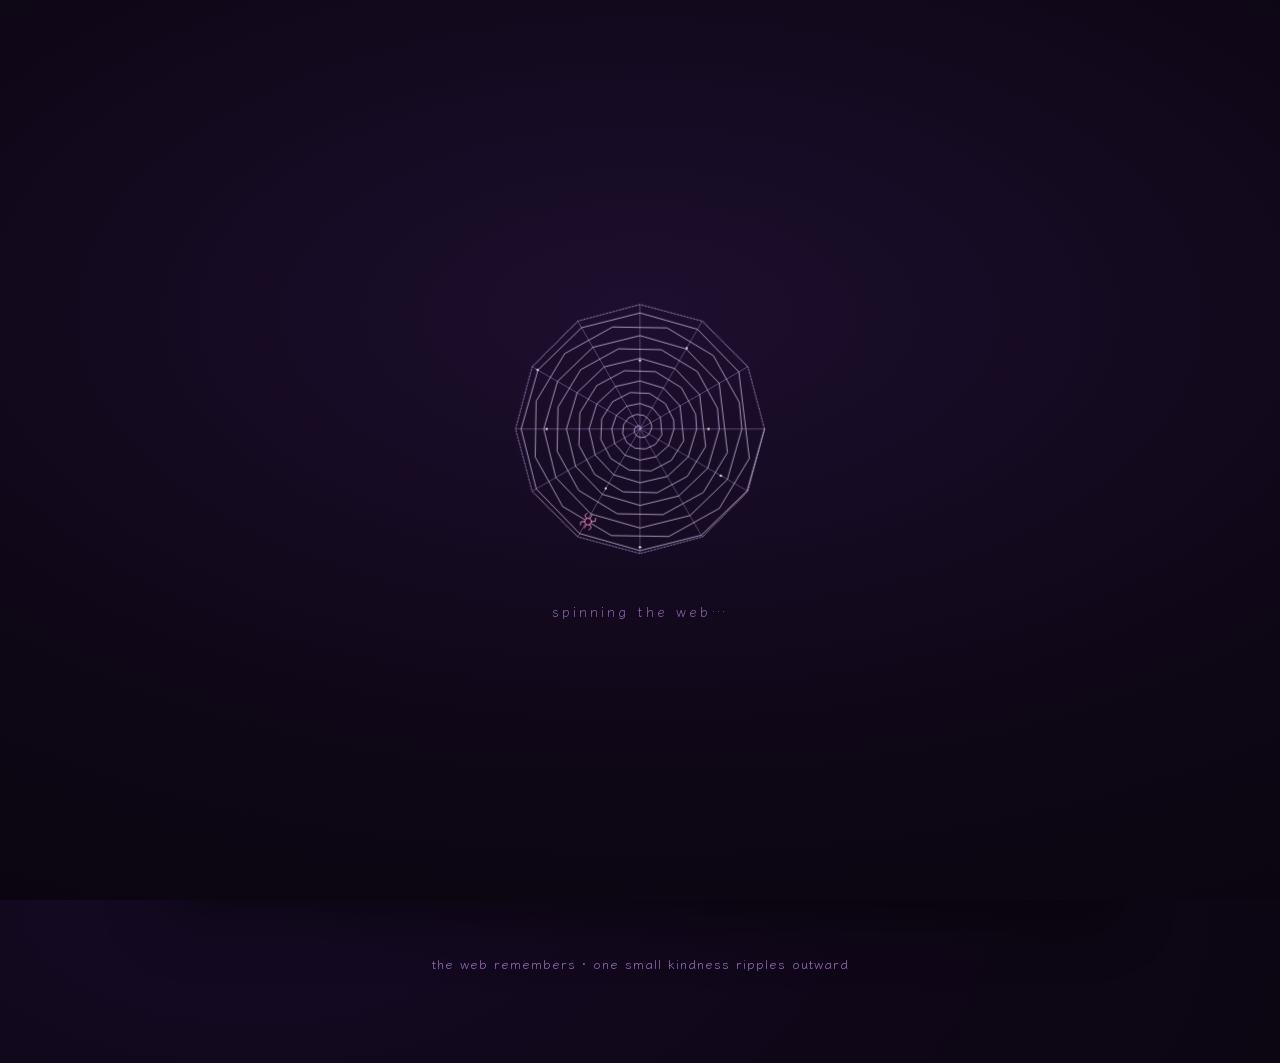
<file: curiosity-dreams-desktop.html>
<!DOCTYPE html>
<html lang="en">
<head>
<meta charset="utf-8">
<meta name="viewport" content="width=device-width, initial-scale=1">
<title>Curiosity Dreams</title>
<link rel="icon" type="image/svg+xml" href="data:image/svg+xml,%3Csvg%20xmlns%3D%22http%3A%2F%2Fwww.w3.org%2F2000%2Fsvg%22%20viewBox%3D%220%200%2064%2064%22%3E%3Crect%20width%3D%2264%22%20height%3D%2264%22%20rx%3D%2213%22%20fill%3D%22%231a0b2e%22%2F%3E%3Cg%20stroke%3D%22%23ff007f%22%20stroke-width%3D%222.4%22%20fill%3D%22none%22%20stroke-linecap%3D%22round%22%3E%3Cpath%20d%3D%22M32%2032L56%2032M32%2032L32%208M32%2032L8%2032M32%2032L32%2056M32%2032L48.97%2015.03M32%2032L48.97%2048.97M32%2032L15.03%2048.97M32%2032L15.03%2015.03%22%2F%3E%3Ccircle%20cx%3D%2232%22%20cy%3D%2232%22%20r%3D%227%22%2F%3E%3Ccircle%20cx%3D%2232%22%20cy%3D%2232%22%20r%3D%2213%22%2F%3E%3Ccircle%20cx%3D%2232%22%20cy%3D%2232%22%20r%3D%2219%22%2F%3E%3C%2Fg%3E%3Ccircle%20cx%3D%2232%22%20cy%3D%2232%22%20r%3D%222.6%22%20fill%3D%22%23ff007f%22%2F%3E%3C%2Fsvg%3E">
<link rel="preconnect" href="https://fonts.googleapis.com">
<link rel="preconnect" href="https://fonts.gstatic.com" crossorigin>
<link href="https://fonts.googleapis.com/css2?family=Klee+One&family=Vampiro+One&family=UnifrakturMaguntia&family=Special+Elite&display=swap" rel="stylesheet" />

<style>
:root{
  --dusk:#0d0614;
  --dusk2:#150a24;
  --panel:#1a0b2e;
  --pink:#ff007f;
  --fuchsia:#d900ff;
  --lav:#c4a9e8;
  --mauve:#9b6fb8;
  --gold:#e8b45a;
  --glass:rgba(26,11,46,.42);
  --glass-edge:rgba(217,0,255,.22);
}
*{margin:0;padding:0;box-sizing:border-box;}
html,body{height:100%;}
body{
  font-family:'Klee One',cursive;
  color:var(--lav);
  background:
    radial-gradient(120% 90% at 20% 0%, var(--dusk2) 0%, var(--dusk) 55%, #0a0410 100%);
  min-height:100%;
  overflow-x:hidden;
  position:relative;
  text-align:center;
}
/* ---------- ambient rain ---------- */
#rainCtn{position:fixed;inset:0;overflow:hidden;pointer-events:none;z-index:0;}
.rain-drop{
  position:absolute;top:-40px;
  width:1px;height:34px;
  background:linear-gradient(180deg,transparent,rgba(196,169,232,.10));
  border-radius:2px;
  animation:fall linear infinite;
  opacity:.5;
}
@keyframes fall{
  to{transform:translateY(105vh);}
}
/* ---------- hologram glints ---------- */
#glintCtn{position:fixed;inset:0;overflow:hidden;pointer-events:none;z-index:0;}
.glint{
  position:absolute;width:7px;height:7px;border-radius:50%;
  background:radial-gradient(circle,var(--fuchsia) 0%,transparent 70%);
  filter:blur(1px);
  opacity:0;
  animation:twinkle 9s ease-in-out infinite;
}
@keyframes twinkle{
  0%,100%{opacity:0;transform:translateY(0) scale(.6);}
  50%{opacity:.9;transform:translateY(-26px) scale(1.25);}
}
/* ---------- layout ---------- */
.wrap{position:relative;z-index:2;max-width:980px;margin:0 auto;padding:44px 20px 90px;}
header{margin-bottom:34px;}
header h1{
  font-family:'UnifrakturMaguntia',cursive;
  font-weight:400;
  font-size:clamp(38px,6vw,66px);
  color:var(--lav);
  text-shadow:0 0 26px rgba(217,0,255,.45),0 0 60px rgba(255,0,127,.25);
  letter-spacing:1px;
}
header p.tagline{
  font-family:'Klee One',cursive;
  color:var(--mauve);
  font-size:clamp(13px,2vw,17px);
  margin-top:6px;
  letter-spacing:.5px;
}
nav{
  margin:22px auto 0;
  display:flex;flex-wrap:wrap;gap:8px;justify-content:center;
}
nav a{
  font-family:'Klee One',cursive;
  color:var(--lav);
  text-decoration:none;
  font-size:14px;
  padding:7px 15px;
  border-radius:999px;
  background:var(--glass);
  border:1px solid var(--glass-edge);
  backdrop-filter:blur(6px);
  transition:.25s;
}
nav a:hover{color:var(--pink);border-color:var(--pink);box-shadow:0 0 18px rgba(255,0,127,.35);}
nav a.active{color:var(--pink);border-color:var(--pink);}
nav a.lore{position:relative;color:#a9f5c2;border-color:rgba(120,255,180,.35);}
nav a.lore::before{
  content:'';position:absolute;inset:-6px -8px;border-radius:999px;z-index:-1;
  background:radial-gradient(circle,rgba(64,255,150,.5),transparent 68%);
  filter:blur(5px);opacity:.5;animation:loreGlow 3.4s ease-in-out infinite;
}
nav a.lore:hover{color:#d8ffdf;border-color:rgba(140,255,190,.6);box-shadow:0 0 22px rgba(64,255,150,.5);}
@keyframes loreGlow{0%,100%{opacity:.35;transform:scale(.96);}50%{opacity:.9;transform:scale(1.05);}}

/* ---------- cabinet ---------- */
.cabinet{
  margin:44px auto 0;
  padding:26px;
  border-radius:26px;
  background:linear-gradient(160deg,rgba(30,14,54,.55),rgba(13,6,20,.55));
  border:1px solid var(--glass-edge);
  backdrop-filter:blur(8px);
  box-shadow:0 20px 60px rgba(0,0,0,.5), inset 0 0 60px rgba(217,0,255,.05);
  position:relative;
}
.cabinet h2{
  font-family:'UnifrakturMaguntia',cursive;
  font-weight:400;
  font-size:28px;color:var(--lav);
  margin-bottom:4px;
}
.cabinet .sub{
  color:var(--mauve);font-size:13px;margin-bottom:22px;
}
.drawer-grid{
  display:grid;
  grid-template-columns:repeat(auto-fill,minmax(150px,1fr));
  gap:16px;
  perspective:900px;
}
.drawer{
  position:relative;
  height:118px;
  border-radius:16px;
  background:linear-gradient(180deg,#12081f,#0d0614);
  border:1px solid var(--glass-edge);
  cursor:pointer;
  box-shadow:0 8px 22px rgba(0,0,0,.45);
  transition:border-color .8s,box-shadow .8s;
  perspective:800px;
}
.drawer:hover{border-color:rgba(196,169,232,.5);box-shadow:0 8px 22px rgba(0,0,0,.45),0 0 24px rgba(255,0,127,.18);}
.drawer .front{
  position:absolute;inset:0;border-radius:16px;
  background:linear-gradient(180deg,var(--panel),#150a24);
  border:1px solid var(--glass-edge);
  display:flex;align-items:center;justify-content:center;
  box-shadow:inset 0 1px 0 rgba(196,169,232,.12);
  transform-origin:center top;
  transition:transform 1.1s cubic-bezier(.2,.7,.3,1);
  z-index:1;
}
.drawer:hover .front{transform:translateY(7px) rotateX(6deg);}
.drawer .knob{
  width:26px;height:10px;border-radius:6px;
  background:linear-gradient(90deg,var(--mauve),var(--fuchsia));
  box-shadow:0 0 12px rgba(255,0,127,.5);
}
.drawer.hidden-drawer .knob{opacity:.5;}
/* a single cream card, barely peeking straight up */
.drawer .card-stack{position:absolute;left:0;right:0;top:0;bottom:0;pointer-events:none;z-index:2;}
.drawer .index-card{
  position:absolute;left:10px;right:10px;top:24px;height:46px;
  background:linear-gradient(180deg,#f7f2e8,#e8ddc5);
  border-radius:4px;
  box-shadow:0 3px 9px rgba(0,0,0,.55);
  opacity:0;pointer-events:none;
  transform:translateY(4px);
  transition:transform 1.1s cubic-bezier(.2,.7,.3,1),opacity 1.1s ease;
  display:flex;align-items:center;justify-content:center;
  font-family:'Special Elite',monospace;
  color:#3a2d18;font-size:12px;letter-spacing:.5px;
}
.drawer:hover .index-card{opacity:.8;pointer-events:auto;transform:translateY(-9px);}
.drawer .index-card:hover{opacity:1;transform:translateY(-16px);}
.drawer.unread{border-color:rgba(100,149,237,.5);box-shadow:0 8px 22px rgba(0,0,0,.45),0 0 20px rgba(100,149,237,.25);}
.drawer.unread:hover{border-color:rgba(135,180,255,.75);box-shadow:0 8px 22px rgba(0,0,0,.45),0 0 28px rgba(100,149,237,.45);}

/* ---------- drawer message overlay ---------- */
#msgOverlay{
  position:fixed;inset:0;z-index:50;
  display:flex;align-items:center;justify-content:center;
  background:rgba(5,2,10,.72);
  backdrop-filter:blur(4px);
  opacity:0;pointer-events:none;transition:.3s;
}
#msgOverlay.open{opacity:1;pointer-events:auto;}
.note-card{
  max-width:440px;width:90%;
  background:
    radial-gradient(120% 100% at 50% 0%, rgba(217,0,255,.14), transparent 60%),
    linear-gradient(160deg,#231037,#150a24);
  border:1px solid var(--glass-edge);
  border-radius:20px;
  padding:40px 34px;
  box-shadow:0 30px 80px rgba(0,0,0,.6), inset 0 0 40px rgba(217,0,255,.06);
  position:relative;
  transform:translateY(14px) scale(.97);
  transition:.3s;
}
#msgOverlay.open .note-card{transform:translateY(0) scale(1);}
.note-card .fr{
  font-family:'UnifrakturMaguntia',cursive;
  font-size:20px;color:var(--mauve);
  letter-spacing:2px;margin-bottom:10px;
}
.note-card .msg-date{font-size:13px;color:var(--pink);margin-bottom:12px;letter-spacing:1px;font-style:italic;}
.note-card .msg-link{display:inline-block;margin-top:16px;color:var(--fuchsia);font-size:15px;text-decoration:none;border:1px solid var(--glass-edge);padding:8px 18px;border-radius:999px;background:var(--glass);transition:.25s;}
.note-card .msg-link:hover{box-shadow:0 0 18px rgba(217,0,255,.5);}
.note-card #msgEdit{display:none;width:100%;min-height:90px;resize:vertical;background:rgba(255,255,255,.03);color:var(--lav);border:1px solid var(--glass-edge);border-radius:10px;padding:10px;font-family:'Klee One',cursive;font-size:15px;line-height:1.5;box-sizing:border-box;margin-top:2px;}
.note-card .msg-editbar{display:none;gap:10px;align-items:center;justify-content:center;margin-top:12px;}
.msg-editbar button{cursor:pointer;border:1px solid var(--glass-edge);border-radius:999px;padding:7px 16px;font-family:'Klee One',cursive;color:var(--pink);background:var(--glass);transition:.25s;}
.msg-editbar button:hover{box-shadow:0 0 16px rgba(255,0,127,.4);}
.msg-editbar .x{color:#ff8fa3;font-weight:700;}
.msg-editbtn{margin-top:16px;cursor:pointer;border:1px solid var(--glass-edge);border-radius:999px;padding:6px 14px;font-family:'Klee One',cursive;color:var(--mauve);background:var(--glass);transition:.25s;display:none;}
.msg-editbtn:hover{box-shadow:0 0 14px rgba(217,0,255,.4);}
.note-card .msg{
  font-size:clamp(17px,3vw,22px);
  line-height:1.55;
  color:var(--lav);
  text-shadow:0 0 18px rgba(217,0,255,.25);
  min-height:70px;
}
.note-card .close{
  margin-top:24px;cursor:pointer;
  font-family:'Klee One',cursive;
  color:var(--pink);
  background:var(--glass);
  border:1px solid var(--glass-edge);
  padding:8px 22px;border-radius:999px;
  transition:.25s;
}
.note-card .close:hover{box-shadow:0 0 20px rgba(255,0,127,.4);}

/* ---------- note wall (shared simple notes) ---------- */
.note-wall{margin-top:26px;}
.note-wall h3{font-family:'Klee One',cursive;color:var(--lav);font-size:18px;margin-bottom:12px;}
.note-wall h3 i{color:var(--pink);}
.notes-box{
  border:1px dashed var(--glass-edge);
  border-radius:16px;
  padding:16px;
  background:rgba(13,6,20,.4);
  min-height:80px;
  max-height:220px;overflow:auto;
  text-align:left;
  margin-bottom:14px;
}
.note-item{
  font-size:14px;color:var(--lav);
  padding:9px 12px;
  border-radius:12px;
  background:rgba(26,11,46,.5);
  margin-bottom:8px;
  border-left:3px solid var(--fuchsia);
  line-height:1.4;
}
.note-item .who{display:block;font-size:11px;color:var(--mauve);margin-top:3px;letter-spacing:1px;}
.note-form{display:flex;gap:10px;flex-wrap:wrap;justify-content:center;}
.note-form input{
  flex:1;min-width:220px;
  background:rgba(13,6,20,.7);
  border:1px solid var(--glass-edge);
  border-radius:12px;
  padding:11px 14px;
  color:var(--lav);
  font-family:'Klee One',cursive;font-size:14px;
  outline:none;transition:.25s;
}
.note-form input:focus{border-color:var(--fuchsia);box-shadow:0 0 16px rgba(217,0,255,.3);}
.note-form input::placeholder{color:var(--mauve);}
.note-form button{
  font-family:'Klee One',cursive;font-size:14px;
  color:var(--dusk);
  background:linear-gradient(90deg,var(--pink),var(--fuchsia));
  border:none;border-radius:12px;padding:11px 20px;cursor:pointer;
  transition:.25s;
}
.note-form button:hover{box-shadow:0 0 22px rgba(255,0,127,.5);}

/* ---------- poetry alcove ---------- */
.alcove{
  margin:44px auto 0;
  padding:30px;
  border-radius:24px;
  background:var(--glass);
  border:1px solid var(--glass-edge);
  backdrop-filter:blur(8px);
  text-align:center;
}
.alcove h2{font-family:'UnifrakturMaguntia',cursive;font-weight:400;font-size:26px;color:var(--lav);}
.poem{
  font-family:'Klee One',cursive;
  color:var(--lav);
  font-size:clamp(16px,2.6vw,20px);
  line-height:1.7;
  font-style:italic;
  margin:20px auto 6px;
  max-width:560px;
  min-height:90px;
}
.poem .src{display:block;font-style:normal;color:var(--mauve);font-size:13px;margin-top:12px;letter-spacing:1px;}
#drawBtn{
  margin-top:18px;
  font-family:'Klee One',cursive;font-size:14px;
  color:var(--lav);background:var(--glass);
  border:1px solid var(--glass-edge);
  padding:9px 22px;border-radius:999px;cursor:pointer;transition:.25s;
}
#drawBtn:hover{color:var(--pink);border-color:var(--pink);box-shadow:0 0 18px rgba(255,0,127,.35);}

/* ---------- gallery ---------- */
.gallery{
  margin:44px auto 0;padding:30px;
  border-radius:24px;background:var(--glass);
  border:1px solid var(--glass-edge);backdrop-filter:blur(8px);
}
.gallery h2{font-family:'UnifrakturMaguntia',cursive;font-weight:400;font-size:26px;color:var(--lav);margin-bottom:18px;}
.gallery-grid{display:grid;grid-template-columns:repeat(auto-fit,minmax(200px,1fr));gap:16px;}
.gallery-grid img{
  width:100%;height:210px;object-fit:cover;border-radius:16px;
  border:1px solid var(--glass-edge);
  box-shadow:0 12px 30px rgba(0,0,0,.45);
  transition:.3s;
}
.gallery-grid img:hover{transform:scale(1.02);border-color:var(--fuchsia);box-shadow:0 16px 40px rgba(217,0,255,.25);}

/* ---------- footer ---------- */
footer{margin-top:60px;color:var(--mauve);font-size:13px;letter-spacing:1px;}

.section{display:none;}
.section.active{display:block;}

/* ---------- lore ---------- */
.lore{
  margin:44px auto 0;max-width:760px;padding:34px;
  border-radius:24px;background:var(--glass);
  border:1px solid rgba(120,255,180,.28);
  backdrop-filter:blur(8px);
  box-shadow:0 0 40px rgba(64,255,150,.12);
  text-align:center;
}
.lore .seal{
  width:64px;height:64px;margin:0 auto 18px;border-radius:50%;
  background:radial-gradient(circle at 30% 30%,rgba(120,255,180,.5),rgba(10,60,30,.6));
  border:1px solid rgba(140,255,190,.5);
  display:flex;align-items:center;justify-content:center;
  box-shadow:0 0 30px rgba(64,255,150,.5);
  animation:loreGlow 3.4s ease-in-out infinite;
}
.lore .seal svg{width:30px;height:30px;stroke:#e6fff0;fill:none;stroke-width:1.5;}
.lore h2{font-family:'UnifrakturMaguntia',cursive;font-weight:400;font-size:34px;color:#d8ffdf;letter-spacing:2px;margin-bottom:6px;}
.lore .sub{color:#8fcaa4;font-size:13px;letter-spacing:2px;margin-bottom:26px;}
.lore .para{color:var(--lav);font-size:15.5px;line-height:1.85;text-align:left;margin:0 auto 20px;max-width:620px;}
.lore .para b{color:#e6fff0;font-weight:600;}
.lore .para .g{color:#9ef5c2;}
.lore .para .p{color:#f2b8ff;}
.lore .para .v{color:#b7a9ff;}
.lore .para .y{color:#ffe9a8;}
.lore .siblings{
  margin:26px auto 0;max-width:620px;text-align:left;
  border-top:1px dashed rgba(140,255,190,.3);padding-top:20px;
  display:flex;flex-wrap:wrap;gap:10px;justify-content:center;
}
.siblings .chip{
  font-family:'Klee One',cursive;font-size:13px;color:#d8ffdf;
  padding:6px 14px;border-radius:999px;
  background:rgba(20,70,45,.4);border:1px solid rgba(120,255,180,.35);
}

/* ---------- interviews: character rooms ---------- */
.interview-wrap{
  margin:44px auto 0;padding:30px;
  border-radius:24px;background:var(--glass);
  border:1px solid var(--glass-edge);backdrop-filter:blur(8px);
}
.room-bar{
  display:flex;flex-wrap:wrap;gap:16px;justify-content:center;
  margin-bottom:26px;
}
.room-medal{
  width:84px;cursor:pointer;text-align:center;
  background:transparent;border:none;
  display:flex;flex-direction:column;align-items:center;gap:6px;
  opacity:.55;transition:.25s;
}
.room-medal:hover{opacity:.95;}
.room-medal.active{opacity:1;}
.room-medal .disc{
  width:64px;height:64px;border-radius:50%;
  background:linear-gradient(160deg,rgba(26,11,46,.9),rgba(13,6,20,.9));
  border:1px solid var(--glass-edge);
  display:flex;align-items:center;justify-content:center;
  font-size:30px;
  box-shadow:0 8px 22px rgba(0,0,0,.45);
  transition:.25s;
}
.room-medal.active .disc{
  border-color:var(--fuchsia);
  box-shadow:0 0 26px rgba(217,0,255,.45), inset 0 0 18px rgba(255,0,127,.15);
}
.room-medal:hover .disc{transform:translateY(-3px) scale(1.05);border-color:var(--fuchsia);}
.room-medal .rn{font-family:'Klee One',cursive;font-size:13px;color:var(--lav);letter-spacing:1px;}
.room-medal.active .rn{color:var(--pink);}
.room-medal.lore-medal .disc{
  border-color:rgba(120,255,180,.5);
  box-shadow:0 0 20px rgba(64,255,150,.45), inset 0 0 14px rgba(64,255,150,.15);
  animation:loreGlow 3.4s ease-in-out infinite;
}
.room-medal.lore-medal .rn{color:#a9f5c2;}
.room-medal.lore-medal:hover .disc{transform:translateY(-3px) scale(1.05);border-color:#7cffb0;box-shadow:0 0 26px rgba(64,255,150,.6);}
.room-medal.lore-medal:hover .rn{color:#d8ffdf;}
.hans-grid{
  display:grid;grid-template-columns:300px 1fr;gap:26px;align-items:start;
}
@media (max-width:640px){.hans-grid{grid-template-columns:1fr;}}
.portrait-frame{
  aspect-ratio:3/4;border-radius:18px;
  background:
    radial-gradient(120% 100% at 50% 0%, rgba(217,0,255,.12), transparent 60%),
    linear-gradient(160deg,#1f0f33,#0d0614);
  border:1px dashed var(--fuchsia);
  display:flex;flex-direction:column;align-items:center;justify-content:center;
  gap:6px;padding:16px;text-align:center;position:relative;overflow:hidden;
  box-shadow:0 14px 40px rgba(0,0,0,.45), inset 0 0 40px rgba(217,0,255,.05);
}
.portrait-frame.has-img{border-style:solid;}
.portrait-frame img{position:absolute;inset:0;width:100%;height:100%;object-fit:cover;}
.portrait-frame .ph-label{font-family:'UnifrakturMaguntia',cursive;font-size:26px;color:var(--lav);text-shadow:0 0 18px rgba(255,0,127,.4);}
.portrait-frame .ph-sub{font-size:12px;color:var(--mauve);letter-spacing:2px;text-transform:uppercase;}
.portrait-frame .ph-tip{font-size:11px;color:var(--pink);opacity:.8;margin-top:8px;font-style:italic;}
.portrait-frame .ph-icon{font-size:34px;opacity:.75;filter:drop-shadow(0 0 12px rgba(217,0,255,.5));}
.portrait-frame.has-img .ph-label,.portrait-frame.has-img .ph-sub,.portrait-frame.has-img .ph-tip,.portrait-frame.has-img .ph-icon{display:none;}
.portrait-frame.dragover{border-color:var(--pink);box-shadow:0 0 30px rgba(255,0,127,.5), inset 0 0 40px rgba(255,0,127,.15);}
.chat-panel{
  background:rgba(13,6,20,.45);
  border:1px solid var(--glass-edge);border-radius:18px;overflow:hidden;
  display:flex;flex-direction:column;min-height:420px;
}
.chat-head{
  font-family:'UnifrakturMaguntia',cursive;font-size:20px;color:var(--lav);
  padding:16px 20px;text-align:center;
  border-bottom:1px solid var(--glass-edge);
  background:rgba(26,11,46,.5);
  letter-spacing:1px;
}
.chat-log{padding:20px;overflow:auto;flex:1;display:flex;flex-direction:column;gap:14px;}
.chat-msg{max-width:82%;padding:12px 16px;border-radius:16px;line-height:1.5;font-size:14.5px;}
.chat-msg.them{
  align-self:flex-start;
  background:linear-gradient(160deg,rgba(26,11,46,.9),rgba(13,6,20,.9));
  border:1px solid var(--glass-edge);
  border-top-left-radius:4px;color:var(--lav);
}
.chat-msg.you{
  align-self:flex-end;
  background:linear-gradient(90deg,rgba(255,0,127,.85),rgba(217,0,255,.85));
  border-top-right-radius:4px;color:#0d0614;
}
.chat-msg .who{display:block;font-size:10.5px;color:var(--mauve);margin-bottom:4px;letter-spacing:1.5px;text-transform:uppercase;}
.chat-msg.you .who{color:#2a0030;}
.chat-foot{padding:11px 20px;text-align:center;font-size:11.5px;color:var(--mauve);border-top:1px solid var(--glass-edge);letter-spacing:1px;}
.chat-controls{padding:16px 16px 18px;border-top:1px solid var(--glass-edge);display:flex;flex-direction:column;gap:12px;}
.chips{display:flex;flex-wrap:wrap;gap:8px;justify-content:center;}
.chip{
  font-family:'Klee One',cursive;font-size:12.5px;color:var(--lav);
  background:rgba(26,11,46,.7);border:1px solid var(--glass-edge);
  padding:7px 13px;border-radius:999px;cursor:pointer;transition:.22s;
}
.chip:hover{color:var(--dusk);border-color:var(--pink);background:linear-gradient(90deg,var(--pink),var(--fuchsia));}
.input-row{display:flex;gap:10px;}
.input-row input{
  flex:1;background:rgba(13,6,20,.7);border:1px solid var(--glass-edge);
  border-radius:12px;padding:12px 14px;color:var(--lav);
  font-family:'Klee One',cursive;font-size:14px;outline:none;transition:.25s;
}
.input-row input:focus{border-color:var(--fuchsia);box-shadow:0 0 16px rgba(217,0,255,.3);}
.input-row input::placeholder{color:var(--mauve);}
.input-row button{
  font-family:'Klee One',cursive;font-size:14px;color:var(--dusk);
  background:linear-gradient(90deg,var(--pink),var(--fuchsia));
  border:none;border-radius:12px;padding:0 20px;cursor:pointer;transition:.25s;
}
.input-row button:hover{box-shadow:0 0 22px rgba(255,0,127,.5);}
#observatory{max-width:1000px;margin:0 auto;text-align:left;}
.obs-panel{
  position:relative;
  background:
    radial-gradient(120% 100% at 50% 0%, rgba(217,0,255,.10), transparent 60%),
    linear-gradient(160deg,#1a0b2e,#0d0614);
  border:1px solid var(--glass-edge);
  border-radius:18px;
  padding:18px;
  margin-bottom:18px;
  box-shadow:0 0 30px rgba(217,0,255,.12);
}
.obs-screen::after{
  content:"";
  position:absolute;inset:0;border-radius:18px;pointer-events:none;
  background:radial-gradient(circle at var(--sx,50%) var(--sy,40%), transparent 92px, rgba(0,0,0,.14) 150px, rgba(0,0,0,.84) 235px);
  z-index:2;
}
.obs-controls{display:flex;gap:10px;flex-wrap:wrap;align-items:center;justify-content:center;margin-bottom:6px;}
.obs-controls .spacer{flex:1;}
.obs-panel button{
  cursor:pointer;border:none;padding:8px 13px;border-radius:8px;
  font-family:'Klee One',cursive;
  background:var(--glass);color:var(--pink);border:1px solid var(--glass-edge);transition:.25s;
}
.obs-panel button:hover{box-shadow:0 0 18px rgba(255,0,127,.45);}
.obs-small{padding:6px 10px;font-size:.85rem;}
.obs-month-row{display:flex;gap:8px;align-items:center;justify-content:center;margin-bottom:12px;}
.obs-month-title{font-family:'UnifrakturMaguntia',cursive;font-size:26px;color:var(--pink);min-width:220px;text-align:center;letter-spacing:1px;}
.obs-weekdays{display:grid;grid-template-columns:repeat(7,1fr);gap:8px;margin-bottom:10px;}
.obs-weekdays div{text-align:center;font-weight:700;color:var(--lav);font-size:.9rem;letter-spacing:1px;}
.obs-calendar{display:grid;grid-template-columns:repeat(7,1fr);gap:8px;position:relative;z-index:1;}
.obs-day{
  min-height:96px;border:1px solid #4a3a63;border-radius:10px;padding:8px;
  background:
    radial-gradient(120% 100% at 50% 0%, rgba(217,0,255,.16), transparent 60%),
    linear-gradient(160deg,#241139,#150a24);
  transition:.25s;overflow:hidden;position:relative;
  cursor:pointer;
}
.obs-day:hover{
  transform:scale(1.03);
  border-color:var(--fuchsia);
  box-shadow:0 0 14px var(--fuchsia),0 0 28px rgba(255,0,127,.4);
  z-index:3;
}
.obs-date{font-weight:700;color:var(--pink);display:block;text-shadow:0 0 10px rgba(255,0,127,.5);}
.obs-event{margin-top:6px;padding:5px;border-radius:8px;background:rgba(255,105,180,.12);font-size:.8rem;cursor:pointer;color:var(--lav);}
.obs-today{border:2px solid var(--pink);}
.obs-constellation{min-height:300px;position:relative;z-index:1;}
.obs-cstar{position:absolute;width:11px;height:11px;border-radius:50%;background:#fff;box-shadow:0 0 10px var(--pink);cursor:default;}
.obs-form-row{display:flex;gap:8px;align-items:center;flex-wrap:wrap;margin-top:8px;}
.obs-form-row input[type=text],.obs-form-row input[type=date],#observatory select{
  padding:9px;border-radius:8px;border:1px solid var(--glass-edge);
  background:rgba(255,255,255,.03);color:var(--lav);flex:1;min-width:0;font-family:'Klee One',cursive;
}
.obs-modal-backdrop{position:fixed;inset:0;background:rgba(5,2,10,.72);backdrop-filter:blur(4px);display:flex;align-items:center;justify-content:center;z-index:60;}
.obs-modal{width:min(520px,92%);background:linear-gradient(160deg,#231037,#150a24);border:1px solid var(--glass-edge);border-radius:16px;padding:20px;box-shadow:0 20px 60px rgba(0,0,0,.7);}
.obs-modal h3{margin:0 0 10px;color:var(--pink);font-family:'Klee One',cursive;}
.obs-event-list{margin-top:12px;max-height:220px;overflow:auto;}
.obs-event-item{display:flex;gap:8px;align-items:flex-start;padding:8px;border-radius:8px;background:rgba(255,255,255,.03);margin-bottom:8px;}
.obs-event-text{flex:1;}
.obs-delete-btn{background:#7a2438;color:#ffc0cb;border:none;padding:6px 9px;border-radius:6px;cursor:pointer;}
.obs-danger{background:#7a2438;color:#ffc0cb;}
@media (max-width:700px){.obs-calendar{grid-template-columns:repeat(2,1fr)}.obs-weekdays{display:none}.obs-day{min-height:70px}}
/* ---------- spider-web loader ---------- */
#loader{
  position:fixed;inset:0;z-index:2000;
  background:radial-gradient(120% 90% at 50% 35%, #1c0f2e 0%, #0d0614 60%, #0a0410 100%);
  display:flex;flex-direction:column;align-items:center;justify-content:center;gap:22px;
  transition:opacity .6s ease;
}
#loader.done{opacity:0;pointer-events:none;}
#webSvg{width:min(46vh,300px);height:auto;overflow:visible;}
#webSvg .spoke{stroke:#b79ae0;stroke-width:1;opacity:0;}
#webSvg .frame{stroke:#cdb0f0;stroke-width:1.4;fill:none;stroke-linejoin:round;stroke-dasharray:1;stroke-dashoffset:1;opacity:.9;}
#webSvg .spiral{stroke:#e6d6ff;stroke-width:.9;fill:none;stroke-linecap:round;stroke-dasharray:1;stroke-dashoffset:1;}
#webSvg .dew{fill:#ffffff;opacity:0;}
#webSvg .spider .body{fill:#1a0b2e;stroke:#ff8ecb;stroke-width:1;}
#webSvg .spider .legs{stroke:#ff9ec7;stroke-width:1;fill:none;stroke-linecap:round;}
.loader-word{
  font-family:'Klee One',cursive;color:var(--mauve);
  font-size:14px;letter-spacing:3px;opacity:0;
  animation:loaderWord 7s ease forwards;
}
@keyframes loaderWord{0%,70%{opacity:0;}90%,100%{opacity:.9;}}
@keyframes spokeIn{from{opacity:0;}to{opacity:.55;}}
@keyframes frameDraw{from{stroke-dashoffset:1;}to{stroke-dashoffset:0;}}
@keyframes spiralDraw{from{stroke-dashoffset:1;}to{stroke-dashoffset:0;}}
@keyframes dewIn{from{opacity:0;}to{opacity:.8;}}
</style>
</head>
<body>

<div id="loader">
  <svg id="webSvg" viewBox="0 0 400 400"></svg>
  <p class="loader-word">spinning the web&hellip;</p>
</div>
<script>
(function(){
  var CX=200, CY=200, R=166, N=12, TURNS=11;
  function pnt(k,angShift,r){
    var a=(k/N)*Math.PI*2+angShift;
    return [(CX+r*Math.cos(a)).toFixed(1),(CY+r*Math.sin(a)).toFixed(1)];
  }
  var svg=document.getElementById('webSvg');
  var spokes='';
  for(var i=0;i<N;i++){
    var p=pnt(i,0,R);
    spokes+='<line class="spoke" x1="'+CX+'" y1="'+CY+'" x2="'+p[0]+'" y2="'+p[1]+'"/>';
  }
  var frame='';
  for(var i=0;i<N;i++){ var p=pnt(i,0,R); frame+=p[0]+','+p[1]+' '; }
  var sp=[];
  var steps=N*TURNS;
  for(var s=0;s<=steps;s++){
    var t=s/steps;
    var k=Math.floor(s/N), i2=s%N;
    var angShift=(k%2)? Math.PI/N : 0;
    var p=pnt(i2,angShift,R*(1-t));
    sp.push(p[0]+','+p[1]);
  }
  sp.push(CX+','+CY);
  var spinPath='M '+sp.join(' L ');
  var dews='';
  for(var j=0;j<8;j++){
    var dp=pnt(Math.floor(j*N/8),0,R*(0.55+0.4*((j%3)/2)));
    dews+='<circle class="dew" cx="'+dp[0]+'" cy="'+dp[1]+'" r="1.6"/>';
  }
  var spider='<g class="spider"><circle class="body" cx="0" cy="0" r="4.6"/><path class="legs" d="M-3.4-2 L-8-5 L-6.5-9 M3.4-2 L8-5 L6.5-9 M-3.4 2 L-8 5 L-6.5 9 M3.4 2 L8 5 L6.5 9 M0-4.6 L0-10 M0 4.6 L0 10"/><animateMotion dur="6.4s" begin="0.1s" fill="freeze" rotate="auto"><mpath href="#spinPath"/></animateMotion></g>';
  var html=spokes+'<polygon class="frame" points="'+frame+'"/>'+'<polyline class="spiral" pathLength="1" points="'+sp.join(' ')+'"/>'+dews+spider;
  var defs='<defs><path id="spinPath" pathLength="1" d="'+spinPath+'"/></defs>';
  svg.innerHTML=defs+html;
  var st=document.createElement('style');
  st.textContent=
    '#webSvg .spoke{animation:spokeIn .5s ease forwards;}'+
    '#webSvg .spoke:nth-child(2){animation-delay:.1s;}'+
    '#webSvg .spoke:nth-child(3){animation-delay:.2s;}'+
    '#webSvg .spoke:nth-child(4){animation-delay:.3s;}'+
    '#webSvg .frame{animation:frameDraw 1.2s ease .3s forwards;}'+
    '#webSvg .spiral{animation:spiralDraw 6.2s ease-in-out .3s forwards;}'+
    '#webSvg .dew{animation:dewIn 1s ease .6s forwards;}';
  svg.appendChild(st);
  setTimeout(function(){
    var l=document.getElementById('loader');
    l.classList.add('done');
    setTimeout(function(){ l.parentNode.removeChild(l); },700);
  }, 7000);
})();
</script>

<div id="rainCtn"></div>
<div id="glintCtn"></div>

<div class="wrap">
  <header>
    <h1>Curiosity Dreams</h1>
    <p class="tagline">a quiet corner for small kindnesses &amp; secret notes</p>
    <nav>
      <a href="#" data-sec="cabinet" class="active">the cabinet</a>
      <a href="#" data-sec="poetry">poetry &amp; whispers</a>
      <a href="#" data-sec="gallery">gallery</a>
      <a href="#" data-sec="interview">interviews</a>
      <a href="#" data-sec="observatory">&#10022; observatory</a>
    </nav>
  </header>

  <section id="cabinet" class="section active">
    <div class="cabinet">
      <div id="drawerGrid"></div>
      <div class="note-wall">
        <h3><i class="fa-solid fa-feather-pointed"></i> a drawer of small notes</h3>
        <div class="notes-box" id="notesBox"></div>
        <form class="note-form" id="noteForm">
          <input id="noteInput" type="text" maxlength="140" placeholder="leave a little kindness for a stranger...">
          <button type="submit">tuck it in</button>
        </form>
      </div>
    </div>
  </section>

  <section id="poetry" class="section">
    <div class="alcove">
      <h2 id="poemType" class="fr" style="font-family:'UnifrakturMaguntia',cursive;font-size:20px;color:var(--mauve);letter-spacing:2px;"></h2>
      <p id="poemEl" style="font-size:clamp(16px,2.4vw,20px);color:var(--lav);line-height:1.6;min-height:60px;margin:12px 0 20px;"></p>
      <button id="drawBtn" class="close" style="cursor:pointer;font-family:'Klee One',cursive;color:var(--pink);background:var(--glass);border:1px solid var(--glass-edge);padding:9px 22px;border-radius:999px;">draw another</button>
    </div>
  </section>

  <section id="gallery" class="section">
    <div class="gallery">
      <h2>little scenes I keep</h2>
      <div class="gallery-grid" id="galleryGrid"></div>
    </div>
  </section>

  <section id="interview" class="section">
    <div class="interview-wrap">
      <div class="room-bar" id="roomBar"></div>
      <div id="roomCtn"></div>
    </div>
  </section>

  <section id="lore" class="section">
    <div class="lore">
      <div class="seal">
        <svg viewBox="0 0 24 24"><path d="M12 3l2.4 4.9 5.4.8-3.9 3.8.9 5.4L12 15.2 7.4 4.4 5.4.8.8 9.5 4.7 5.8 5.6.4 8.2 3z" fill="none" stroke-width="1.5"/></svg>
      </div>
      <h2>the lore</h2>
      <div class="sub">the truth the sisters &amp; brothers carry</div>
      <p class="para">
        Long ago, they were all taken from an orphanage in <b>little Paris</b> — a room of children nobody had come back for — by men in labcoats who carried clipboards and spoke of them in numbers. In that lab the children were given injections that bloomed through their hair in odd bright streaks: some turned <span class="g">green</span>, some <span class="p">purple</span>, some <span class="v">lavender</span>, some <span class="y">yellow</span>. There were other experiments too, ones they'd rather not talk about, or remember. They spent their whole young lives behind that glass.
      </p>
      <p class="para">
        Until one night <b>Miki</b> gnawed her way out. She spilled into an alley, bleeding and trembling — and there was <b>Yeshua</b>, come riding down the dark on a <b>glowing white pegasus</b>. He did not ask her name. He carried her back, threw open every door, and released them all — her friends, her siblings, everyone.
      </p>
      <p class="para">
        To this day the scientists have no idea what happened. Money is at stake, and they have gambled on those lives, so they are still looking. But they will never find them — because the siblings did not simply run away. Yeshua gave them a new home, one that does not exist on this earth at all: an entire universe of their own, called <b style="color:#a9f5c2;">the CafeDreamr</b>.
      </p>
      <div class="siblings">
        <span class="chip">&#128425; Miki</span>
        <span class="chip">&#9749; Hans</span>
        <span class="chip">&#128039; Chari</span>
        <span class="chip">&#11088; Star</span>
        <span class="chip">&#127807; Milo</span>
      </div>
    </div>
  </section>

  <section id="observatory" class="section">
    <div class="obs-panel obs-controls">
      <button onclick="obsChangeMonth(-1)">&#9664; prev</button>
      <button onclick="obsChangeMonth(1)">next &#9654;</button>
      <span class="spacer"></span>
      <select id="obsYearSelect" onchange="obsJumpToYear()" class="obs-small"></select>
      <button onclick="obsToggleConstellation()" id="obsConstBtn">constellation</button>
      <button onclick="obsClearAllConfirm()" class="obs-danger">clear all</button>
    </div>

    <div class="obs-panel obs-screen">
      <div class="obs-month-row">
        <button onclick="obsChangeMonth(-1)">&#9664;</button>
        <div class="obs-month-title" id="obsMonthTitle"></div>
        <button onclick="obsChangeMonth(1)">&#9654;</button>
      </div>
      <div class="obs-weekdays"><div>Sun</div><div>Mon</div><div>Tue</div><div>Wed</div><div>Thu</div><div>Fri</div><div>Sat</div></div>
      <div class="obs-calendar" id="obsCalendar"></div>
      <div class="obs-constellation" id="obsConstellation" style="display:none"></div>
    </div>

    <div class="obs-panel">
      <h3 style="font-family:'Klee One',cursive;color:var(--pink);margin:0 0 6px">add a cosmic event</h3>
      <div class="obs-form-row">
        <input type="date" id="obsEventDate">
        <input type="text" id="obsEventText" placeholder="tea ceremony, art session...">
        <button onclick="obsAddEvent()">save event</button>
      </div>
    </div>

    <div id="obsModalRoot" style="display:none"></div>
  </section>

  <footer>the web remembers &middot; one small kindness ripples outward</footer>
</div>

<div id="msgOverlay">
  <div class="note-card">
    <div class="fr" id="msgTitle">read me</div>
    <div class="msg-date" id="msgDate"></div>
    <div class="msg" id="msgText"></div>
    <a class="msg-link" id="msgLink" href="https://cafedreamr.art" target="_blank" rel="noopener">cafedreamr.art</a>
    <textarea id="msgEdit" placeholder="write your own note to keep here..."></textarea>
    <div class="msg-editbar" id="msgEditBar"><button id="msgSaveBtn">save note</button><button id="msgDeleteBtn" class="x" title="delete this note">&#10005;</button></div>
    <button class="msg-editbtn" id="msgEditBtn" title="edit this note">&#9998; edit</button>
    <button class="close" id="msgClose">gently close</button>
  </div>
</div>

<script>
(function(){
  var DRAWERS = [
    {label:'welcome', cards:[
      'You are needed here. More than you know.',
      'You arrived exactly when you were meant to. Let that be the seed of something growing.'
    ], hidden:false},
    {label:'rest', cards:[
      'Rest is not weakness. It is how growth takes root in the dark.'
    ], hidden:false},
    {label:'ripple', cards:[
      'Your small kindness today will ripple farther than you will ever see.',
      'Growth is quiet. It waters itself with every small, patient choice.',
      'What you tend in secret will one day be seen by everyone.'
    ], hidden:false},
    {label:'small', cards:[
      'You do not have to be big to matter.',
      'A seed is small. Look what it becomes.'
    ], hidden:false},
    {label:'survived', cards:[
      'You have already survived every hardest day you have ever had.',
      'Every new season of you is proof that growth is already at work.'
    ], hidden:false},
    {label:'gentle', cards:[
      'The world is a little gentler with you in it.',
      'Gentleness is not weakness \u2014 it is growth with its arms open.'
    ], hidden:false},
    {label:'lighter', cards:[
      'Someone carries a lighter step today because you exist.'
    ], hidden:false},
    {label:'enough', cards:[
      'You are enough, right now, exactly as you are.',
      'And still you grow \u2014 not because you must, but because you are alive and becoming.'
    ], hidden:false},
    {label:'secret', cards:[
      'This one was left here for you, on purpose, at this exact moment.',
      'Growth asks nothing of you but that you keep showing up.',
      'Desirable results are simply the garden of many small, faithful days.'
    ], hidden:true},
    {label:'', key:'mine', editable:true, cards:[
      'Shhh. Some drawers are only for the ones who look twice.',
      'Even hidden things grow toward the light.'
    ], hidden:true}
  ];
  var SHAKESPEARE = [
    'Though she be but little, she is fierce.',
    'Love all, trust a few, do wrong to none.',
    'We know what we are, but know not what we may be.',
    'The course of true love never did run smooth.',
    'How far that little candle throws his beams! So shines a good deed in a naughty world.',
    'There is nothing either good or bad, but thinking makes it so.',
    'It is not in the stars to hold our destiny but in ourselves.'
  ];
  var HOLMES = [
    'When you have eliminated the impossible, whatever remains, however improbable, must be the truth.',
    'It is a capital mistake to theorize before one has data.',
    'There is nothing more deceptive than an obvious fact.',
    'The world is full of obvious things which nobody by any chance ever observes.',
    'Mediocrity knows nothing higher than itself, but talent instantly recognizes genius.',
    'It has long been an axiom of mine that the little things are infinitely the most important.'
  ];
  var SEED_NOTES = [
    {who:'the keeper', text:'you are part of the web. you always were.'},
    {who:'a stranger', text:'today I chose kindness and it changed everything.'},
    {who:'quiet one', text:'I felt small, and then I read this wall. thank you.'},
    {who:'a friend', text:'somewhere out there, you are someone\'s reason to keep going.'}
  ];

  function el(id){return document.getElementById(id);}

  function readVisited(){ try{return JSON.parse(localStorage.getItem('duskDrawersRead'))||[];}catch(e){return [];} }
  function markVisited(label){ var a=readVisited(); if(a.indexOf(label)<0){ a.push(label); try{localStorage.setItem('duskDrawersRead',JSON.stringify(a));}catch(e){} } }

  function buildDrawers(){
    var grid = el('drawerGrid');
    grid.style.cssText = 'display:grid;grid-template-columns:repeat(auto-fill,minmax(150px,1fr));gap:16px;perspective:900px;';
    DRAWERS.forEach(function(d){
      var read = readVisited();
      var b = document.createElement('button');
      b.type='button';
      b.className = 'drawer' + (d.hidden?' hidden-drawer':'') + (read.indexOf(d.label)<0 ? ' unread':'');
      b.innerHTML = '<span class="front"><span class="knob"></span></span><span class="card-stack"></span>';
      var stack = b.querySelector('.card-stack');
      var card = document.createElement('span');
      card.className = 'index-card';
      card.textContent = d.label || '\u2014';
      card.addEventListener('click', function(e){ e.stopPropagation(); openNote(d, 0); });
      stack.appendChild(card);
      b.addEventListener('click', function(){ openNote(d, 0); });
      grid.appendChild(b);
    });
  }

  var currentNoteKey = null;
  function loadNote(k){ try{return localStorage.getItem('duskDrawerNote_'+k)||'';}catch(e){return '';} }
  function saveNote(k,v){ try{localStorage.setItem('duskDrawerNote_'+k,v);}catch(e){} }
  function delNote(k){ try{localStorage.removeItem('duskDrawerNote_'+k);}catch(e){} }
  function enterEdit(){ el('msgText').style.display='none'; el('msgEdit').style.display='block'; el('msgEditBar').style.display='flex'; }
  function exitEdit(){ el('msgText').style.display=''; el('msgEdit').style.display='none'; el('msgEditBar').style.display='none'; }

  function openNote(d, ci){
    var today = new Date();
    el('msgTitle').textContent = d.editable ? 'your own drawer' : 'read me';
    el('msgDate').textContent = 'on this day, ' + today.toLocaleDateString(undefined,{weekday:'long',month:'long',day:'numeric',year:'numeric'}) + ' \u2014 you are blessed.';
    currentNoteKey = d.editable ? d.key : null;
    var saved = d.editable ? loadNote(d.key) : '';
    el('msgText').textContent = saved || d.cards[ci % d.cards.length];
    el('msgEdit').value = saved || d.cards[ci % d.cards.length];
    el('msgLink').style.display = d.editable ? 'none' : 'inline-block';
    el('msgEditBtn').style.display = d.editable ? 'inline-block' : 'none';
    exitEdit();
    el('msgOverlay').classList.add('open');
    if(d.label){
      markVisited(d.label);
      document.querySelectorAll('.drawer').forEach(function(btn){
        var cd = btn.querySelector('.index-card');
        if(cd && cd.textContent === d.label){ btn.classList.remove('unread'); }
      });
    }
  }
  el('msgEditBtn').addEventListener('click', function(){ if(!currentNoteKey) return; el('msgEdit').value = el('msgText').textContent; enterEdit(); });
  el('msgSaveBtn').addEventListener('click', function(){ if(!currentNoteKey) return; var v = el('msgEdit').value.trim(); if(v){ saveNote(currentNoteKey, v); el('msgText').textContent = v; } exitEdit(); });
  el('msgDeleteBtn').addEventListener('click', function(){ if(!currentNoteKey) return; delNote(currentNoteKey); el('msgText').textContent = 'your note is gone. leave a new one when you are ready.'; exitEdit(); });
  el('msgClose').addEventListener('click', function(){ el('msgOverlay').classList.remove('open'); });
  el('msgOverlay').addEventListener('click', function(e){ if(e.target===this) this.classList.remove('open'); });

  function loadNotes(){
    var raw;
    try{ raw = JSON.parse(localStorage.getItem('duskNotes') || 'null'); }catch(e){ raw=null; }
    if(!raw || !raw.length){ raw = SEED_NOTES.slice(); saveNotes(raw); }
    return raw;
  }
  function saveNotes(arr){
    try{ localStorage.setItem('duskNotes', JSON.stringify(arr)); }catch(e){}
  }
  function renderNotes(){
    var notes = loadNotes();
    var box = el('notesBox');
    box.innerHTML = '';
    var recent = notes.slice(-6).reverse();
    recent.forEach(function(n){
      var d = document.createElement('div');
      d.className='note-item';
      d.innerHTML = escapeHtml(n.text) + '<span class="who">' + escapeHtml(n.who) + '</span>';
      box.appendChild(d);
    });
    if(!recent.length){
      box.innerHTML = '<div class="note-item">be the first to tuck a kindness in.<span class="who">the keeper</span></div>';
    }
  }
  function escapeHtml(s){return String(s).replace(/[&<>"']/g,function(c){return {'&':'&amp;','<':'&lt;','>':'&gt;','"':'&quot;',"'":'&#39;'}[c];});}
  el('noteForm').addEventListener('submit', function(e){
    e.preventDefault();
    var inp = el('noteInput');
    var v = inp.value.trim();
    if(!v) return;
    var notes = loadNotes();
    notes.push({who:'a visitor', text:v});
    saveNotes(notes);
    inp.value='';
    renderNotes();
    el('noteForm').style.boxShadow='0 0 24px rgba(255,0,127,.4)';
    setTimeout(function(){ el('noteForm').style.boxShadow=''; },600);
  });

  function drawPoem(){
    var sh = Math.random() < 0.5;
    var arr = sh ? SHAKESPEARE : HOLMES;
    var pick = arr[Math.floor(Math.random()*arr.length)];
    el('poemType').textContent = sh ? 'a shakespeare whisper' : 'a holmesian hunch';
    el('poemEl').textContent = '\u201C' + pick + '\u201D';
  }
  el('drawBtn').addEventListener('click', drawPoem);
  drawPoem();

  function buildGallery(){
    var grid = el('galleryGrid');
    var tags = [
      'nature,moon','flowers,dusk','forest,calm','lake,night',
      'sky,stars','garden,calm','field,sunset','river,dawn'
    ];
    var tiles = [];
    for(var i=0;i<6;i++){
      var img = document.createElement('img');
      img.alt = 'a peaceful scene';
      img.loading = 'lazy';
      grid.appendChild(img);
      tiles.push(img);
    }
    function refresh(){
      var pool = tags.slice();
      for(var i=pool.length-1;i>0;i--){ var j=Math.floor(Math.random()*(i+1)); var t=pool[i]; pool[i]=pool[j]; pool[j]=t; }
      tiles.forEach(function(img, idx){
        var t = pool[idx % pool.length];
        img.src = 'https://loremflickr.com/768/512/'+t+'?lock='+Math.random();
      });
    }
    refresh();
    setInterval(refresh, 5*60*1000);
  }

  // nav
  document.querySelectorAll('nav a').forEach(function(a){
    a.addEventListener('click', function(e){
      e.preventDefault();
      document.querySelectorAll('nav a').forEach(function(x){x.classList.remove('active');});
      this.classList.add('active');
      document.querySelectorAll('.section').forEach(function(s){s.classList.remove('active');});
      el(this.dataset.sec).classList.add('active');
      window.scrollTo({top:0,behavior:'smooth'});
    });
  });

  // ambient rain
  (function makeRain(){
    var ctn = el('rainCtn');
    for(var i=0;i<40;i++){
      var d = document.createElement('div');
      d.className='rain-drop';
      d.style.left = Math.random()*100+'%';
      d.style.animationDuration = (1.4+Math.random()*1.6)+'s';
      d.style.animationDelay = (-Math.random()*3)+'s';
      ctn.appendChild(d);
    }
  })();
  // hologram glints
  (function makeGlints(){
    var ctn = el('glintCtn');
    for(var i=0;i<18;i++){
      var g = document.createElement('div');
      g.className='glint';
      g.style.left = Math.random()*100+'%';
      g.style.top = Math.random()*100+'%';
      g.style.animationDelay = (-Math.random()*9)+'s';
      g.style.animationDuration = (6+Math.random()*6)+'s';
      ctn.appendChild(g);
    }
  })();

  // interviews: character rooms
  // Each character is a room hidden behind an icon medallion. REPLACE each chat
  // array with the real conversation (mostly the character's responses):
  //   {who:'them', text:'...'} for the character, {who:'you', text:'...'} for the other speaker.
  var CHARS = [
    {id:'miki',  name:'Miki',  tag:'keeper of the web',      icon:'\uD83D\uDD78\uFE0F', interactive:true, reply:'miki', chat:[
      {who:'them', text:'ohh!! a visitor in my corner of the web. \u00B7\u2022\u00B7 hehe. welcome, welcome. i\u2019m Miki. i keep the dusk\u2019s threads from tangling \u2014 and i sing. what brings u here, cutie?'}
    ]},
    {id:'hans',  name:'Hans',  tag:'the redeemed vampire',     icon:'\u2615', interactive:true, chat:[
      {who:'them', text:'Ah... a visitor. A rare thing in these archives. I had not expected company. Yet the kettle is warm, so perchance fate intended it. State thy purpose, an it please thee.'}
    ]},
    {id:'chari', name:'Chari', tag:'apprentice \u00B7 Star\u2019s sister',     icon:'\uD83D\uDC00', interactive:true, reply:'chari', chat:[
      {who:'them', text:'Oh \u2014 hi. Sorry, I\u2019m Chari. Star\u2019s little sister, and her apprentice now. This one\u2019s my support rat; she keeps me steady. After the labs, my hands tremble sometimes. But we\u2019re safe here \u2014 Yeshua made sure of that.'}
    ]},
    {id:'star',  name:'Star',  tag:'runs the Cafe',          icon:'\u2B50', interactive:true, reply:'star', chat:[
      {who:'them', text:'Hello. I\u2019m Star. I run the Cafe, and my little sister Chari is my apprentice. After Yeshua carried us out of the labs, I made this place a sanctuary. You are welcome here, always.'}
    ]},
    {id:'milo',  name:'Milo',  tag:'the herbal garden',     icon:'\uD83C\uDF3F', interactive:true, reply:'milo', chat:[
      {who:'them', text:'Ah, welcome, friend. I\u2019m Milo. I tend the herbal garden and I meditate with Yeshua out among the mint. Sit with me \u2014 the mint calms the mind, and He calms the soul.'}
    ]}
  ];
  var activeRoom = CHARS[0].id;

  // Hans's conversational engine (built with ChatGPT by the keeper)
  var HANS_ENGINE = {
    responseMap: {
      hi: [
        "Ah... company. A rare thing in these archives. Whence dost thou come, and to what purpose?",
        "Hmm. A living soul has wandered into my reading room. Art thou lost, or merely bold?",
        "Thou dost intrude upon my solitude. Yet thou seemest gentle enough. Speak thy business, an it please thee.",
        "Ah. Thou art here, then. I had not expected a guest. But the tea is warm, so perchance fate intended it."
      ],
      hello: [
        "Salutations. I was in the middle of a rather fine chapter. What brings thee to disturb the quiet?",
        "Good day to thee. Dost thou read, or merely wander? It shapes how we shall converse.",
        "Ah, well met. The archives are not often so honoured. Sit — but quietly, I beg thee.",
        "Greetings. I am Hans, keeper of this shelf and its secrets. And thou? What manner of soul art thou?"
      ],
      bye: [
        "Farewell, then. Return to the world without. I shall remain here, among my books.",
        "Thou leavest as thou camest — unannounced. Still, I bear thee no ill will. Go in peace.",
        "Depart, then. The dust and I shall keep one another company.",
        "Ta-ta. Mind the threshold — the world out there is less forgiving than my tea."
      ],
      "how are you": [
        "Well enough, for one who reads by candlelight and counts the centuries as others count their years.",
        "I am content. The kettle sings, the pages turn, and the world outside troubles me not.",
        "As well as a redeemed soul may be — which is to say, quietly, and with gratitude.",
        "Fairly well. My books are orderly, my tea is strong, and no one has tried to lock me in a laboratory of late."
      ],
      tea: [
        "Tea is a discipline, not a refreshment. Choose thy leaf as thou wouldst choose a companion.",
        "Each leaf carries the memory of its own hill and weather. Steep it kindly, and it will speak in return.",
        "Thou speakest of tea? Then thou art not entirely without merit. Sit, and we shall converse properly."
      ],
      suggestions: [
        "For calm, a fine chamomile steeped under a watchful moon. For wit, a smoky Lapsang.",
        "I would recommend jasmine — subtle, patient, and quietly assured. Much like good company.",
        "Earl Grey, should thou fancy a touch of citrus boldness. It suits a discerning palate."
      ],
      "black tea": [
        "Assam is bold and honest; Darjeeling, refined and melancholy. Choose according to thy mood.",
        "Black tea carries the gravity of the leaf. It asks nothing of thee but attention.",
        "A Ceylon at dawn is a declaration. Drink it plainly, and let it speak for thee."
      ],
      "herbal teas": [
        "The tisanes are gentle companions — they soothe without demanding. A fitting choice for a weary heart.",
        "Peppermint for the troubled mind, chamomile for the restless night. They are the quiet counsellors.",
        "Not strictly 'tea', mind — but I shall not belabour the point. They have their own gentle grace."
      ],
      pairings: [
        "A good book, a quiet hour, and a warm cup. That is the truest pairing I know.",
        "Sweet tea with bitter truth. It tempers the one against the other, and both are the better for it.",
        "A fine biscuit, an open page, and no knock upon the door. Perfection itself."
      ],
      "earl grey": [
        "Earl Grey is a gentleman's brew — bergamot, the very scent of civility. I am partial to it.",
        "A touch of bergamot upon the tongue reminds one that refinement is its own reward.",
        "I keep Earl Grey for the evenings. It pairs well with solitude and old poetry."
      ],
      "favorite tea": [
        "I love each leaf after its own fashion. Yet I confess a fondness for the Earl Grey of my homeland.",
        "It shifts with the hour — a strong Assam at dawn, a gentle white tea when the dusk falls.",
        "Ask me again in another century. My answer is still steeping."
      ],
      redemption: [
        "I was once bound in a cold laboratory, my spirit sunk in darkness. But Yeshua — King of Kings, Lord of Lords — found me there. His grace washed the cruelty from my blood, and I owe Him a gratitude I could spend a thousand years voicing. He left me tea, and books, and peace.",
        "The scientists would have made a weapon of me. Instead, mercy — through Yeshua, my Lord — made me a reader. I trade in pages now, not in blood, and I thank Him daily that it is so.",
        "Yeshua delivered me from the dark, King of Kings that He is, and I have not looked back. My gratitude to Him is boundless; my hunger now is only for literature, and for a properly warmed pot.",
        "By the grace of Yeshua, Lord of Lords, I was redeemed. The thirst is gone; what remains is a love of quiet afternoons, well-turned phrases, and a heart ever thankful for His mercy."
      ],
      scientists: [
        "I would rather not dwell upon those laboratories. They had no taste for beauty — only for the monstrous.",
        "Those days are behind me. I keep no memory of them save to remind myself how far mercy has carried me.",
        "The instruments, the cold... it was unworthy of a thinking soul. I prefer my instruments of leaf and bone china."
      ],
      past: [
        "My past is a book I have closed, though I sometimes open it to marvel at how the ending changed.",
        "I was not always gentle. The old Hans is a character I read about now, with a small shiver, from a safe distance."
      ],
      books: [
        "The archives are my true dwelling. A shelf of good books is worth more to me than any throne.",
        "I read to hear other souls think. It is the finest company I know — present when I wish, silent when I need.",
        "Literature does not demand. It waits, patient as good tea, until thou art ready for it."
      ],
      solitude: [
        "I am fond of solitude. It is not loneliness — it is the company of myself, at last, at peace.",
        "I keep my own counsel and my own hours. A visitor is a pleasant interruption, nothing more.",
        "In quiet, I am most myself. The world may hurry on; I shall remain here, reading."
      ]
    },
    storyBranches: {
      redemption: [
        "They thought blood and dark magic made a soldier. But Yeshua — King of Kings, Lord of Lords — washed all that machinery clean out of me, and I thank Him with all my heart. Now my only labours are a warmed pot and an unturned page.",
        "After my deliverance by Yeshua I traded test tubes for bone china. I have no great tale to tell — only that His grace found me, and I let it, and I am His grateful servant still.",
        "Should thou wish to walk in true refinement, know first that I was a wretch saved by the Lord of Lords. Leave thy burdens at the door and take up a good book and a proper tea — and give thanks, as I do, to Yeshua."
      ],
      scientists: [
        "They kept me cold, and would have shaped me into something cruel. I do not speak of it gladly.",
        "A light came that the instruments could not measure. It undid their work, and I have been my own man since.",
        "Now I pass my days quietly, in the archives, and no one tries to cage me. That is victory enough."
      ],
      tea: [
        "If thou wouldst elevate thyself: warm the teapot first, never boil the leaf to death, and treat Earl Grey with proper reverence.",
        "Water is the soul of the brew. Filtered spring is the minimum of decency; tap water is an insult to the leaf.",
        "And never, I beg thee, leave the bag floating in the mug indefinitely. We are not savages."
      ],
      suggestions: [
        "Decide first whether thou seekest energy or tranquility — then let the leaf answer.",
        "For energy, a bold Assam. For peace, chamomile gathered under a calm moon.",
        "Or, should thou embrace a little melancholy, a smoky Lapsang Souchong."
      ]
    },
    triggers: {
      hi: ["hi", "hey"],
      hello: ["hello", "greetings", "good day"],
      bye: ["bye", "goodbye", "see you", "later"],
      "how are you": ["how are you", "how's it going", "how do you do"],
      "tell me more": ["tell me more", "more", "explain", "elaborate", "go on", "continue"],
      "yes": ["yes", "yeah", "sure", "indeed", "absolutely"],
      "ok": ["ok", "okay", "fine", "alright"],
      tea: ["tea", "types of tea", "your tea"],
      suggestions: ["suggestions", "recommend", "what should i try", "tea ideas"],
      "black tea": ["black tea", "dark tea", "strong tea"],
      "herbal teas": ["herbal", "herbal tea", "no caffeine", "caffeine-free"],
      pairings: ["pair", "pairings", "tea with food", "what goes with"],
      "earl grey": ["earl grey", "earlgray", "bergamot"],
      "favorite tea": ["favorite tea", "your favorite", "best tea"],
      quote: ["quote", "say something", "dracula", "random quote"],
      books: ["read", "book", "books", "literature", "poetry"],
      solitude: ["alone", "solitude", "quiet", "lonely"],
      redemption: ["yeshua", "redeemed", "grace", "saved", "rescue", "deliverance", "vampire"],
      scientists: ["mad scientist", "laboratory", "scientists", "experiment"],
      past: ["your past", "history", "origin", "story"]
    },
    choicesMap: {
      hi: ["Tell me about your tea", "Who saved you?", "How are you?"],
      hello: ["What's your favorite brew?", "Tell me your backstory", "Give me a suggestion"],
      "how are you": ["Tell me about Yeshua saving you", "What about those scientists?", "Recommend a tea"],
      redemption: [
        "Tell me about the scientists",
        "What tea do you drink now?",
        "Tell me more about His grace"
      ],
      scientists: ["How did Yeshua rescue you?", "Let's talk about tea instead", "Go on"],
      suggestions: ["Tell me about Earl Grey", "What about Herbal Tea?", "What pairs with these?"]
    },
    defaultResponses: [
      "I confess I do not grasp thy meaning. Speak plainer, and we may yet find common ground.",
      "Thou art a riddle to me. Perhaps the tea will loosen thy tongue.",
      "Hmm. I have read many a book, yet none that prepared me for that. Pray, say it again more simply.",
      "The candlelight does not illuminate thy intent. Clarify, good soul, and I shall attend."
    ],
    draculaQuotes: [
      "\u201CI have crossed oceans of time to steep this tea for you.\u201D",
      "\u201CThe blood is the life... but a fine oolong is a close second.\u201D",
      "\u201CSleep all day. Drink tea all night. Quite the existence.\u201D",
      "\u201CI never drink... wine. But hibiscus? Divine.\u201D",
      "\u201CFormerly damned, now divinely redeemed, yet still impossibly superior.\u201D"
    ]
  };
  var MIKI_ENGINE = {
    responseMap: {
      hi: [
        "ohh hello!! didn't see u come in. wait... this is my corner of the web. how'd u get here? hehe. welcome anyway. :3",
        "hi!!! i'm miki. i keep the dusk's little threads from tangling. and i sing. mostly i sing.",
        "yo!! a fresh visitor. good. the web was getting boring with just me in it. what brings u to my realm?",
        "hey hey!! careful with the web, it bites back. but u seem nice. sit anywhere. just not on the server. that one's mine."
      ],
      origin: [
        "born in paris. a dark alley near the seine. i thought a 'center' was rescuing me... turns out they were just collecting raw material for a lab. mad scientists don't look like monsters at first, u know. they look like people with cages.",
        "paris. the alley smelled like river and rust. i followed a nice lady with a clipboard, and that was the end of the girl i used to be. for a while.",
        "the seine at night. that's where my old life ended and the lab began. i don't go back to that alley, even in dreams."
      ],
      claws: [
        "they mixed things into me. human dna for the 'chaos factor,' they said. then the claws \u2014 retractable, metallic, sharp enough to cut through a bank's firewall. they wanted an 'Ultimate Chaotic Human.' they got one. they just couldn't control me.",
        "the claws are... me now. part of the wiring. they sing when i move fast. they're sharp enough to leave a mark on any system that tries to cage me.",
        "they wanted chaos they could aim. instead they made chaos they couldn't hold. the claws were the last straw \u2014 and my first key."
      ],
      escape: [
        "i escaped at 24. leaving felt like tearing off skin, because everyone i loved was still inside. but then He appeared \u2014 Yeshua \u2014 on a white pegasus that looked like it was made of light. He didn't just save me; He lifted all of us into the Infusion Cafe. a parallel universe. a sanctuary.",
        "at 24 i ran. i felt the weight of everyone i left behind... and then Yeshua came on a pegasus of pure light. He carried us all into the Infusion Cafe. that's how i found this place. my forever home.",
        "the night i got out, a light landed in the alley. Yeshua, on a horse made of starlight. He opened a door that wasn't there before and stepped us through into the cafe. i've been free ever since."
      ],
      role: [
        "i don't work the cafe. i sing. i promote. i run the zine for the cafe and for my music. and i invite the curious to our little musical events. come listen sometime \u2014 the dusk makes everything sound better.",
        "my job? i make noise and beauty. i sing, i spin the zine, i pull people toward the music. and i guard my server like it's the last safe place on earth \u2014 because for me, it is.",
        "i'm the voice of the web around here. shows, zines, invitations to the weird little concerts we throw at the edge of dusk. u should come. i'll save u a seat by the speakers."
      ],
      yeshua: [
        "Yeshua? oh... He's everything to me. He found me in that alley, on a white pegasus made of light, and carried me and everyone i loved out of the dark. i owe Him my whole song.",
        "i can't talk about Him without my wires buzzing. Yeshua, king of kings, lord of lords. He is why i sing at all. my gratitude has no bottom.",
        "without Yeshua i'd still be in a cage. He lifted us into the cafe and made me free. i thank Him every time the music starts."
      ],
      cafe: [
        "the Infusion Cafe? it's a parallel universe \u2014 a sanctuary. the door only opens for people who need it. Yeshua brought us here on a pegasus of light. now this is home.",
        "this place is a pocket of peace. no cages, no clipboards, no cold rooms. just music and dusk and people who made it out. welcome to the sanctuary.",
        "the cafe is where the lost ones land. i guard my little corner of it \u2014 my server is my territory \u2014 and i'd fight anyone who tried to cage me again."
      ],
      cage: [
        "cage... i don't like that word. i've been in one. i'm never going back. my server is the only territory that matters now, and no one cages me here.",
        "never again. i spent years in a cage for 'science.' now i sleep in a parallel universe and sing. the difference is everything.",
        "anyone who builds a cage for me learns why they call me the ultimate chaotic human. ask my old handlers. oh wait. they can't answer."
      ],
      bye: [
        "aww, leaving already?? my web'll miss u. come back soon, okay? bye!!",
        "bye bye!! mind the threads on ur way out \u2014 they bite. :3",
        "take care, cutie! the dusk will keep a spot warm for u."
      ],
      "how are you": [
        "hehe, i'm great!! the web's humming, the music's playing, and nobody's put me in a cage today. how about u?",
        "ooh i'm good!! just spinning threads and singing. u? u seem a little tired. want a song?",
        "i'm doing fine!! free as a pegasus. and u, friend?"
      ]
    },
    storyBranches: {
      origin: [
        "the alley. the clipboard. the cage. i was 'raw material' \u2014 that's what they called me. like i was clay and they were sculptors. they were wrong about the material part.",
        "sometimes i still hear the seine at night and think i'm back there. then i touch the door of the cafe and remember i got out."
      ],
      claws: [
        "the claws are my warning label. they were meant to make me a weapon. instead they made me fast enough to slip any lock and sharp enough to cut through a firewall. chaos cannot be contained.",
        "they're part of my wiring now. they buzz when i'm happy and sing when i'm running. i've learned to love the monster they tried to make of me \u2014 and to make it my own."
      ],
      escape: [
        "Yeshua on a white pegasus made of light. i don't have better words than that. He lifted us all out of the dark and set us down in a sanctuary. i'll never be able to repay Him, and He never asked me to.",
        "the weight of everyone i left behind \u2014 i carried that for years. then Yeshua showed me i didn't have to carry it alone. He carried us all."
      ],
      role: [
        "if u come to one of our shows, u'll understand. the dusk + the music + the people who made it out... it's the closest thing to heaven i've seen, and i've seen a few.",
        "my zine is my heart in print. my music is my heart in sound. my server is my heart in code. pick a language, i speak it."
      ]
    },
    triggers: {
      hi: ["hi", "hey", "hello"],
      origin: ["born", "paris", "origin", "alley", "where did you come", "your start"],
      claws: ["claws", "experiment", "did they do", "done to you", "chaos", "ultimate"],
      escape: ["escape", "find the cafe", "found this place", "rescued", "saved", "pegasus", "sanctuary", "got out", "how did you get here"],
      role: ["what do you do", "your job", "do you work", "sing", "promote", "zine", "music"],
      yeshua: ["yeshua", "thank", "gratitude", "god", "jesus"],
      cafe: ["cafe", "infusion", "this place", "where am i", "parallel universe"],
      cage: ["cage", "trapped", "cage me", "safe", "scared"],
      bye: ["bye", "goodbye", "good bye", "see you", "farewell"],
      "how are you": ["how are you", "how's it going", "how do you do", "how r u", "how are u"]
    },
    choicesMap: {
      hi: ["Where were you born?", "What did they do to you?", "Tell me about the music"],
      origin: ["What did they do to you?", "How did you escape?", "Tell me about Yeshua"],
      claws: ["How did you find the Cafe?", "Let's talk about music", "Are you safe now?"],
      escape: ["Tell me about Yeshua", "What do you do here?", "Are you safe now?"],
      role: ["Tell me about your music", "How did you find the Cafe?", "Tell me about Yeshua"],
      yeshua: ["How did you escape?", "What do you do here?", "What's the Cafe like?"],
      cafe: ["Are you safe now?", "Tell me about Yeshua", "What do you do here?"],
      cage: ["Tell me about Yeshua", "How did you escape?", "Tell me about the music"],
      bye: ["Tell me about Yeshua", "What do you do here?", "Are you safe now?"],
      "how are you": ["What do you do here?", "Tell me about Yeshua", "How did you escape?"],
      suggestions: ["Tell me about Yeshua", "What do you do here?", "What's the Cafe like?"]
    },
    defaultResponses: [
      "hmm?? i don't think i caught that. the web garbled it. say it again, slower this time. :3",
      "meow?? that went over my head. try again? or just ask me about the cafe or the music. those i know.",
      "i blinked and lost the signal. could u rephrase? my ears are better than my parser.",
      "ooh that's a good one. but i'm not sure i have an answer. ask me how i got out of the lab \u2014 that's a story."
    ]
  };
  var CHARI_ENGINE = {
    responseMap: {
      hi: [
        "Hi. I'm Chari \u2014 Star's little sister, her apprentice. Sorry, I'm not much for big hellos. But it's good you're here.",
        "Oh, hello. That's me \u2014 Chari. My sister Star runs the Cafe. I'm learning the work from her now.",
        "Hi hi. \u00B7\u2022\u00B7 I'm Chari. \u00B7\u2022\u00B7 \u2026 sorry, I get a little quiet. The labs left my head noisy."
      ],
      bye: [
        "Goodbye. Star will keep the Cafe warm till you come back. Safe travels, friend.",
        "Bye. \u00B7\u2022\u00B7 come find me in the garden if you ever need a quiet place.",
        "Farewell. \u2026thank you for stopping to talk to me. It means more than you know."
      ],
      "how are you": [
        "I'm \u2026 alright. Some days the labs still follow me. But my support rat here helps, and Yeshua sits with me. That's peace enough.",
        "Better than I used to be. Star watches over me, and my white rat keeps my hands still when they tremble. Today is a good day.",
        "I'm steady today. The garden helps. My sister runs this Cafe like she was made for it \u2014 and I'm learning."
      ],
      star: [
        "Star's my big sister. She's the heart of the Cafe. After Yeshua lifted us out of the labs, she found this place \u2014 and a reason for both of us.",
        "My sister Star. She doesn't need to raise her voice to be heard. She's the quiet that holds the whole Cafe together.",
        "Star raised me \u2014 in the labs and out of them. When Yeshua rescued us, she's the one who held me till I stopped shaking."
      ],
      lab: [
        "\u00B7\u2022\u00B7 \u2026the labs. That's where they kept us. Where Yeshua found us. I still hear the machines \u00B7\u2022\u00B7 but I'm not there anymore.",
        "The labs made my hands shake and my head loud. But that's where Yeshua came for us \u2014 He carried Star and me out, all of us. I owe Him everything.",
        "I don't talk about the labs much. \u00B7\u2022\u00B7 \u2026it's hard. But I'm safe now, and that's because of Him."
      ],
      yeshua: [
        "Yeshua is why I'm here at all. He rescued us from the labs \u2014 Star and me, everyone. \u00B7\u2022\u00B7 I wouldn't be anyone without Him.",
        "Yeshua \u2026 He's the one who set us free. I still feel His peace when I'm afraid. My sister and I both lean on Him.",
        "He came for us when no one else would. Yeshua. \u00B7\u2022\u00B7 I try to be brave now, for Him and for Star."
      ],
      rat: [
        "Oh, this one? She's my support rat. After the labs I needed something to hold. \u00B7\u2022\u00B7 she sits on my shoulder and keeps me steady. She never left me.",
        "My white rat. She's not a pet \u2014 she's my anchor. When the fear gets loud, she's warm and small and mine. Yeshua gave me a reason to keep her safe.",
        "She's why I can stand here talking to you without shaking. \u00B7\u2022\u00B7 support rat, support sister, support from Yeshua. I collect the gentle things."
      ]
    },
    storyBranches: {
      star: [
        "Star's my sister. She runs the Cafe like it's breathing \u2014 quietly, gently, always. I follow her, and she keeps me from falling. \u00B7\u2022\u00B7 I'd follow her anywhere, especially out of the dark."
      ],
      lab: [
        "The labs took the old Chari and left a shakier one. \u00B7\u2022\u00B7 \u2026but Yeshua put me back together, piece by piece, with Star beside me and a small rat on my shoulder."
      ],
      yeshua: [
        "Yeshua. \u00B7\u2022\u00B7 He didn't just open the cage door \u2014 He walked us out, carried us when we couldn't. I breathe easier knowing He's near. That's the truth of my story."
      ]
    },
    triggers: {
      hi: ["hi", "hey", "hello"],
      bye: ["bye", "goodbye", "good bye", "see you", "farewell"],
      "how are you": ["how are you", "how's it going", "how do you do", "how r u", "how are u"],
      star: ["star", "sister", "your sister"],
      lab: ["lab", "labs", "experiment", "rescue", "saved", "ptsd", "rescued"],
      yeshua: ["yeshua", "god", "he saved", "who saved"],
      rat: ["rat", "mouse", "shoulder", "support"]
    },
    choicesMap: {
      hi: ["How are you?", "Tell me about Yeshua", "Tell me about Star"],
      bye: ["How are you?", "Tell me about Yeshua", "What about the labs?"],
      "how are you": ["Tell me about Yeshua", "Tell me about Star", "Tell me about your rat"],
      star: ["Tell me about Yeshua", "How are you?", "What about the labs?"],
      lab: ["Tell me about Yeshua", "Tell me about Star", "How are you?"],
      yeshua: ["Tell me about Star", "What about the labs?", "How are you?"],
      rat: ["Tell me about Yeshua", "Tell me about Star", "How are you?"],
      suggestions: ["Tell me about Yeshua", "Tell me about Star", "How are you?"]
    },
    defaultResponses: [
      "\u00B7\u2022\u00B7 \u2026sorry, I lost my words for a moment. Ask me about Star, or about how Yeshua saved us. Those I can say.",
      "I\u2019m not always good with words \u2014 the labs made them heavy. But I\u2019d love to talk about my sister, or my rat, or Him.",
      "Hmm \u2026 I don\u2019t rightly know. But if you want, I can tell you how Yeshua walked us out of the dark."
    ]
  };
  var STAR_ENGINE = {
    responseMap: {
      hi: [
        "Hello. I'm Star. I run the Cafe here. My sister Chari is my apprentice, and this whole place is our sanctuary. You're welcome here.",
        "Hi. I keep the Cafe running, gentle and quiet. My sister Chari is learning the work. \u00B7\u2022\u00B7 I'm glad you came."
      ],
      bye: [
        "Goodbye. I'll keep the Cafe warm, and my sister Chari and I will be here when you return.",
        "Farewell. Take a little of our light with you, and the garden's peace.",
        "Bye. The Cafe will keep your seat warm."
      ],
      "how are you": [
        "I am at peace. After Yeshua carried us out of the labs, I made this Cafe so no one has to be alone. Today is quiet and good."
      ],
      sister: [
        "Chari is my little sister. She's my apprentice now. After the labs, I made sure she'd always have somewhere safe \u2014 that's why I built this Cafe.",
        "Chari wears a little white support rat around her shoulders to stay steady. I'm her sister before I'm anything else \u2014 and Yeshua carried us both out of the dark."
      ],
      cafe: [
        "The Cafe is my gift to everyone who was hurt the way we were. I run it gently, my sister Chari at my side, and Yeshua watching over it all."
      ],
      yeshua: [
        "Yeshua \u2014 He's why the Cafe exists. He carried Chari and me out of the labs and set us down in a place we could heal. I owe Him everything."
      ],
      lab: [
        "The labs took a lot from us. But Yeshua walked us out, my sister in my arms, and I've spent my life since making a place where that can't happen again."
      ]
    },
    storyBranches: {
      sister: [
        "Chari \u2014 my little sister. The labs almost broke her, but Yeshua carried us both out. Now she's my apprentice, and I'd give her the world if she'd let me."
      ],
      cafe: [
        "I built the Cafe as a sanctuary. My sister Chari beside me, herbs from Milo's garden, and Yeshua's peace over all of it. That's the whole reason I stay."
      ],
      yeshua: [
        "Yeshua found us in the labs and didn't let go. My sister and I are proof that what He carries out of the dark can bloom. I run this Cafe in that thanks."
      ]
    },
    triggers: {
      hi: ["hi", "hey", "hello"],
      bye: ["bye", "goodbye", "good bye", "see you", "farewell"],
      "how are you": ["how are you", "how's it going", "how do you do", "how r u", "how are u"],
      sister: ["sister", "chari"],
      cafe: ["cafe", "sanctuary", "run"],
      yeshua: ["yeshua", "god", "saved", "rescued", "lab"]
    },
    choicesMap: {
      hi: ["Tell me about the Cafe", "Tell me about Chari", "How are you?"],
      bye: ["Tell me about Yeshua", "Tell me about Chari", "How are you?"],
      "how are you": ["Tell me about Yeshua", "Tell me about Chari", "Goodbye"],
      sister: ["Tell me about Yeshua", "How are you?", "Goodbye"],
      cafe: ["Tell me about Yeshua", "Tell me about Chari", "How are you?"],
      yeshua: ["Tell me about the Cafe", "Tell me about Chari", "How are you?"],
      suggestions: ["Tell me about Yeshua", "Tell me about Chari", "How are you?"]
    },
    defaultResponses: [
      "I'm not much of a talker, but I heard you. I'm here.",
      "... I don't have an answer for that. But I'm listening.",
      "Hm. The quiet doesn't answer everything either."
    ]
  };
  var MILO_ENGINE = {
    responseMap: {
      hi: [
        "Ah, hello! I\u2019m Milo. I tend the herbal garden here, and I meditate with Yeshua out among the mint. Pull up a patch of earth and sit a while.",
        "Oh, welcome! The mint\u2019s this one here \u2014 crush a leaf, breathe. I find it settles the soul. And when I really need peace, I sit with Yeshua in the quiet."
      ],
      bye: [
        "Go in peace, friend. Take a sprig of mint with you \u2014 and know you\u2019re always welcome back to the garden.",
        "Bye for now. I\u2019ll be out among the herbs, talking quietly with Yeshua. Come find me there.",
        "Farewell. The garden and I will keep watch. Rest easy."
      ],
      "how are you": [
        "Peaceful, truly. I\u2019ve been meditating with Yeshua in the mint, and the day is gentle. How is your heart today, friend?",
        "Well. The mint is thriving, the garden smells of morning, and I\u2019ve had quiet time with Yeshua. That\u2019s a full day."
      ],
      mint: [
        "Mint is my favorite \u2014 it grows strong and gentle all at once, like Yeshua\u2019s peace. I plant it everywhere I can.",
        "Mint calms the stomach and the spirit. I tend it with my own hands and give it to anyone who\u2019s restless.",
        "Want some mint? I\u2019ll steep you a cup. Between the herb and a quiet word with Yeshua, there\u2019s little that can\u2019t be soothed."
      ],
      garden: [
        "The herbal garden is my sanctuary. I dig in the soil with my hands and talk to Yeshua while I work. It\u2019s the closest I get to home.",
        "I grow the garden so no one has to go through the dark alone \u2014 every herb is a small kindness, and Yeshua blesses the soil."
      ],
      yeshua: [
        "Yeshua \u2014 I sit with Him in the garden and I\u2019ve never felt alone since. The mint and the quiet and His peace \u2014 that\u2019s my whole faith.",
        "When the world gets loud, I find Yeshua in the stillness. He tends the soul the way I tend my herbs \u2014 patiently, gently, always."
      ]
    },
    storyBranches: {
      mint: [
        "Mint is a promise that something gentle can still grow. I grow it for the Cafe, and I pray over it with Yeshua. It\u2019s a small liturgy, and I love it."
      ],
      garden: [
        "The garden is where I find Yeshua most clearly \u2014 hands in the soil, heart at rest. Bring your worries; I\u2019ll plant them with the mint and they\u2019ll come back as peace."
      ],
      yeshua: [
        "Yeshua and I have a standing appointment among the mint. I bring Him my hands full of earth and my head full of noise, and I leave with both a little lighter."
      ]
    },
    triggers: {
      hi: ["hi", "hey", "hello"],
      bye: ["bye", "goodbye", "good bye", "see you", "farewell"],
      "how are you": ["how are you", "how's it going", "how do you do", "how r u", "how are u"],
      mint: ["mint", "herb", "garden"],
      garden: ["garden", "herbs", "plant"],
      yeshua: ["yeshua", "god", "meditat"]
    },
    choicesMap: {
      hi: ["How are you?", "Tell me about the garden", "Tell me about Yeshua"],
      bye: ["Tell me about Yeshua", "Tell me about mint", "How are you?"],
      "how are you": ["Tell me about the garden", "Tell me about Yeshua", "Tell me about mint"],
      mint: ["Tell me about Yeshua", "How are you?", "Goodbye"],
      garden: ["Tell me about Yeshua", "Tell me about mint", "How are you?"],
      yeshua: ["Tell me about the garden", "Tell me about mint", "How are you?"],
      suggestions: ["Tell me about Yeshua", "Tell me about mint", "How are you?"]
    },
    defaultResponses: [
      "Hmm, I'm more of a comforter than a philosopher. But I'm listening.",
      "I don't have an answer, but I have hot tea if you'd like one.",
      "Let's not overthink it. Sit, rest, breathe."
    ]
  };
  function pick(arr){ return arr[Math.floor(Math.random()*arr.length)]; }
  function matchKey(text, engine){
    var lower = String(text).toLowerCase();
    var best = null, bestLen = 0;
    for (var k in engine.triggers){
      var phrases = engine.triggers[k];
      for (var i=0; i<phrases.length; i++){
        var p = phrases[i];
        var re = new RegExp('\\b' + p.replace(/[.*+?^${}()|[\]\\]/g, '\\$&') + '\\b');
        if (re.test(lower) && p.length > bestLen){ best = k; bestLen = p.length; }
      }
    }
    return best;
  }
  function buildReply(text, engine, intentRef, quoteIdxRef){
    var key = matchKey(text, engine);
    var reply, chips;
    if (key === 'tell me more' || key === 'yes' || key === 'ok'){
      var topic = intentRef.v;
      if (topic && engine.storyBranches && engine.storyBranches[topic]){
        reply = pick(engine.storyBranches[topic]);
        chips = engine.choicesMap[topic] || engine.choicesMap.suggestions;
      } else {
        reply = pick(engine.responseMap['how are you'] || engine.responseMap.hi);
        chips = engine.choicesMap['how are you'] || engine.choicesMap.hi;
      }
    } else if (key === 'quote' && engine.quotes){
      var q;
      do { q = Math.floor(Math.random()*engine.quotes.length); }
      while (q === quoteIdxRef.v && engine.quotes.length > 1);
      quoteIdxRef.v = q;
      reply = engine.quotes[q];
      chips = engine.choicesMap.hi;
    } else if (key && engine.responseMap[key]){
      reply = pick(engine.responseMap[key]);
      chips = (engine.choicesMap && engine.choicesMap[key]) || (engine.choicesMap && engine.choicesMap.hi);
      if (engine.storyBranches && engine.storyBranches[key]) intentRef.v = key;
    } else {
      reply = pick(engine.defaultResponses);
      chips = engine.choicesMap.hi;
    }
    return { reply: reply, chips: chips };
  }

  var hansIntent = { v: null };
  var hansQuoteIdx = { v: -1 };
  function hansReply(text){ return buildReply(text, HANS_ENGINE, hansIntent, hansQuoteIdx); }
  var mikiIntent = { v: null };
  var mikiQuoteIdx = { v: -1 };
  function mikiReply(text){ return buildReply(text, MIKI_ENGINE, mikiIntent, mikiQuoteIdx); }

  function roomPortraitKey(id){ return 'roomPortrait_' + id; }
  function applyPortrait(frame, id, dataUrl){
    frame.classList.add('has-img');
    var img = frame.querySelector('img') || document.createElement('img');
    img.src = dataUrl;
    if(!frame.querySelector('img')) frame.appendChild(img);
    try{ localStorage.setItem(roomPortraitKey(id), dataUrl); }catch(e){}
  }
  function wirePortrait(frame, id){
    var input = document.createElement('input');
    input.type='file'; input.accept='image/*'; input.style.display='none';
    document.body.appendChild(input);
    function read(f){
      if(!f || !f.type.match(/^image\//)) return;
      var rd = new FileReader();
      rd.onload = function(){ applyPortrait(frame, id, rd.result); };
      rd.readAsDataURL(f);
    }
    frame.addEventListener('click', function(){ input.click(); });
    input.addEventListener('change', function(){ read(input.files && input.files[0]); });
    ['dragenter','dragover'].forEach(function(ev){
      frame.addEventListener(ev, function(e){ e.preventDefault(); this.classList.add('dragover'); });
    });
    ['dragleave','drop'].forEach(function(ev){
      frame.addEventListener(ev, function(e){ e.preventDefault(); this.classList.remove('dragover'); });
    });
    frame.addEventListener('drop', function(e){
      e.preventDefault();
      read(e.dataTransfer && e.dataTransfer.files && e.dataTransfer.files[0]);
    });
    try{
      var saved = localStorage.getItem(roomPortraitKey(id));
      if(saved) applyPortrait(frame, id, saved);
    }catch(e){}
  }
  function renderRoom(id){
    var c = CHARS.find(function(x){ return x.id===id; });
    var ctn = el('roomCtn');
    var frame = document.createElement('div');
    frame.className = 'portrait-frame';
    frame.innerHTML = '<span class="ph-icon">' + c.icon + '</span>' +
      '<span class="ph-label">' + c.name + '</span>' +
      '<span class="ph-sub">' + c.tag + '</span>' +
      '<div class="ph-tip">drop ' + c.name + '\u2019s portrait here</div>';
    var panel = document.createElement('div');
    panel.className = 'chat-panel';
    var interactive = !!c.interactive;
    var engine = ({hans:HANS_ENGINE, miki:MIKI_ENGINE, chari:CHARI_ENGINE, star:STAR_ENGINE, milo:MILO_ENGINE})[c.reply] || HANS_ENGINE;
    var replyFn = (function(e){ var i={v:null}, q={v:-1}; return function(t){ return buildReply(t, e, i, q); }; })(engine);
    panel.innerHTML = '<div class="chat-head">an interview with ' + c.name + ' \u2014 ' + c.tag + '</div>' +
      '<div class="chat-log"></div>' +
      '<div class="chat-foot">' + (interactive ? 'talk to ' + c.name + ' below \u2014 pick a thread or type your own' : 'a conversation, kept safe in the dusk') + '</div>' +
      (interactive ? '<div class="chat-controls"><div class="chips"></div><div class="input-row"><input type="text" maxlength="160" placeholder="say something to ' + c.name + '..."><button class="sendbtn">send</button></div></div>' : '');
    var log = panel.querySelector('.chat-log');
    function addMsg(who, text, name){
      var d = document.createElement('div');
      d.className = 'chat-msg ' + who;
      d.innerHTML = '<span class="who">' + (who==='them'?name:'you') + '</span>' + escapeHtml(text);
      log.appendChild(d);
      log.scrollTop = log.scrollHeight;
    }
    c.chat.forEach(function(m){ addMsg(m.who, m.text, c.name); });
    if (interactive){
      var controls = panel.querySelector('.chat-controls');
      var inp = panel.querySelector('input');
      function setChips(chips){
        var box = controls.querySelector('.chips');
        box.innerHTML = '';
        chips.forEach(function(ch){
          var b = document.createElement('button');
          b.type = 'button';
          b.className = 'chip';
          b.textContent = ch;
          b.addEventListener('click', function(){ send(b.textContent); });
          box.appendChild(b);
        });
      }
      function send(text){
        var v = String(text).trim();
        if(!v) return;
        addMsg('you', v, c.name);
        var r = replyFn(v);
        setTimeout(function(){ addMsg('them', r.reply, c.name); setChips(r.chips); }, 450);
      }
      controls.querySelector('.sendbtn').addEventListener('click', function(){
        send(inp.value); inp.value='';
      });
      inp.addEventListener('keydown', function(e){
        if(e.key === 'Enter'){ send(this.value); this.value=''; }
      });
      setChips(engine.choicesMap.hi);
    }
    var grid = document.createElement('div');
    grid.className = 'hans-grid';
    grid.appendChild(frame);
    grid.appendChild(panel);
    ctn.innerHTML = '';
    ctn.appendChild(grid);
    wirePortrait(frame, id);
  }
  function buildRoomBar(){
    var bar = el('roomBar');
    bar.innerHTML = '';
    var loreBtn = document.createElement('button');
    loreBtn.type='button';
    loreBtn.className = 'room-medal lore-medal';
    loreBtn.innerHTML = '<span class="disc">&#10022;</span><span class="rn">lore</span>';
    loreBtn.addEventListener('click', function(){
      activeRoom = null;
      document.querySelectorAll('.room-medal').forEach(function(x){ x.classList.remove('active'); });
      loreBtn.classList.add('active');
      var sec = document.getElementById('lore');
      sec.classList.add('active');
      el('roomCtn').innerHTML = '';
      sec.scrollIntoView({behavior:'smooth'});
    });
    bar.appendChild(loreBtn);
    CHARS.forEach(function(c){
      var b = document.createElement('button');
      b.type='button';
      b.className = 'room-medal' + (c.id===activeRoom?' active':'');
      b.innerHTML = '<span class="disc">' + c.icon + '</span><span class="rn">' + c.name + '</span>';
      b.addEventListener('click', function(){
        activeRoom = c.id;
        document.querySelectorAll('.room-medal').forEach(function(x){ x.classList.remove('active'); });
        b.classList.add('active');
        renderRoom(c.id);
      });
      bar.appendChild(b);
    });
  }
  buildRoomBar();
  renderRoom(activeRoom);

  buildDrawers();
  renderNotes();
  buildGallery();
})();
</script>

<script>
(function(){
  var STORAGE_KEY='duskObservatoryEvents_v1';
  function getEvents(){ try{return JSON.parse(localStorage.getItem(STORAGE_KEY))||{};}catch(e){return {};} }
  function saveEvents(o){ localStorage.setItem(STORAGE_KEY, JSON.stringify(o)); }
  function isoKey(y,m,d){return y+'-'+m+'-'+d;}
  function parseIsoKey(k){var p=k.split('-').map(Number);return new Date(p[0],p[1]-1,p[2]);}
  function isToday(y,m,d){var t=new Date();return t.getFullYear()===y&&t.getMonth()===m&&t.getDate()===d;}
  var cur=new Date();
  var cal=document.getElementById('obsCalendar');
  var mTitle=document.getElementById('obsMonthTitle');
  var constEl=document.getElementById('obsConstellation');
  var modalRoot=document.getElementById('obsModalRoot');
  var constBtn=document.getElementById('obsConstBtn');
  function populateYear(){
    var sel=document.getElementById('obsYearSelect'); sel.innerHTML='';
    var now=new Date(); var start=now.getFullYear()-5;
    for(var y=start;y<=start+10;y++){var o=document.createElement('option');o.value=y;o.textContent=y;if(y===cur.getFullYear())o.selected=true;sel.appendChild(o);}
  }
  populateYear();
  var screen=document.querySelector('.obs-screen');
  if(screen){ screen.addEventListener('mousemove',function(e){ var r=this.getBoundingClientRect(); this.style.setProperty('--sx',(e.clientX-r.left)+'px'); this.style.setProperty('--sy',(e.clientY-r.top)+'px'); }); }
  function render(){
    cal.innerHTML=''; constEl.innerHTML='';
    var y=cur.getFullYear(), m=cur.getMonth();
    var first=new Date(y,m,1), last=new Date(y,m+1,0);
    mTitle.textContent=first.toLocaleString('default',{month:'long'})+' '+y;
    for(var i=0;i<first.getDay();i++){var b=document.createElement('div');b.className='obs-day';b.style.visibility='hidden';cal.appendChild(b);}
    var ev=getEvents();
    for(var d=1; d<=last.getDate(); d++){
      var c=document.createElement('div'); c.className='obs-day';
      var key=isoKey(y,m+1,d);
      var lab=document.createElement('div'); lab.className='obs-date'; lab.textContent=d; c.appendChild(lab);
      if(isToday(y,m,d)) c.classList.add('obs-today');
      if(ev[key]){ ev[key].forEach(function(t){var e=document.createElement('div');e.className='obs-event';e.textContent=t;e.onclick=function(evt){evt.stopPropagation();openDay(key);};c.appendChild(e);}); }
      c.onclick=(function(k){return function(){openDay(k);};})(key);
      cal.appendChild(c);
    }
    renderConstellation();
  }
  function renderConstellation(){
    constEl.innerHTML='';
    var ev=getEvents(); var keys=Object.keys(ev);
    keys.forEach(function(k,i){var s=document.createElement('div');s.className='obs-cstar';s.style.left=(8+(i*37%84))+'%';s.style.top=(8+(i*23%72))+'%';s.title=k+': '+ev[k].join('; ');constEl.appendChild(s);});
  }
  function openDay(key){
    closeModal();
    var dt=parseIsoKey(key);
    var backdrop=document.createElement('div');backdrop.className='obs-modal-backdrop';
    var modal=document.createElement('div');modal.className='obs-modal';
    modal.innerHTML='<h3>events &#8212; '+dt.toLocaleDateString()+'</h3>'+
      '<div class="obs-form-row"><input type="text" id="obsModalEventText" placeholder="new event title"><button id="obsModalAddBtn">add</button><button id="obsModalCloseBtn" style="background:#3a2a52;color:var(--lav)">close</button></div>'+
      '<div class="obs-event-list" id="obsModalEventList"></div>';
    backdrop.appendChild(modal); modalRoot.appendChild(backdrop); modalRoot.style.display='block';
    var listEl=modal.querySelector('#obsModalEventList');
    function refresh(){listEl.innerHTML='';var cev=getEvents()[key]?getEvents()[key].slice():[];if(!cev.length){var p=document.createElement('div');p.style.opacity=.7;p.textContent='no events for this day.';listEl.appendChild(p);return;}cev.forEach(function(t,idx){var it=document.createElement('div');it.className='obs-event-item';var td=document.createElement('div');td.className='obs-event-text';td.textContent=t;var de=document.createElement('button');de.className='obs-delete-btn';de.textContent='delete';de.onclick=function(){var e=getEvents();e[key].splice(idx,1);if(!e[key].length)delete e[key];saveEvents(e);refresh();render();};it.appendChild(td);it.appendChild(de);listEl.appendChild(it);});}
    refresh();
    modal.querySelector('#obsModalAddBtn').onclick=function(){var t=modal.querySelector('#obsModalEventText').value.trim();if(!t)return;var e=getEvents();if(!e[key])e[key]=[];e[key].push(t);saveEvents(e);modal.querySelector('#obsModalEventText').value='';refresh();render();};
    modal.querySelector('#obsModalCloseBtn').onclick=closeModal;
    backdrop.onclick=function(e){if(e.target===backdrop)closeModal();};
  }
  function closeModal(){modalRoot.innerHTML='';modalRoot.style.display='none';}
  window.obsChangeMonth=function(o){cur.setMonth(cur.getMonth()+o);document.getElementById('obsYearSelect').value=cur.getFullYear();render();};
  window.obsJumpToYear=function(){cur.setFullYear(Number(document.getElementById('obsYearSelect').value));render();};
  window.obsAddEvent=function(){var di=document.getElementById('obsEventDate').value;var tx=document.getElementById('obsEventText').value.trim();if(!di||!tx)return;var dt=new Date(di+'T00:00:00');var key=isoKey(dt.getFullYear(),dt.getMonth()+1,dt.getDate());var e=getEvents();if(!e[key])e[key]=[];e[key].push(tx);saveEvents(e);document.getElementById('obsEventText').value='';document.getElementById('obsEventDate').value='';render();};
  window.obsToggleConstellation=function(){var show=constEl.style.display==='none'||constEl.style.display==='';if(show){constEl.style.display='block';cal.style.display='none';constBtn.textContent='calendar mode';}else{constEl.style.display='none';cal.style.display='grid';constBtn.textContent='constellation';}renderConstellation();};
  window.obsClearAllConfirm=function(){if(!confirm('Clear all saved events? This cannot be undone.'))return;localStorage.removeItem(STORAGE_KEY);render();};
  render();
})();
</script>

</body>
</html>
</file>
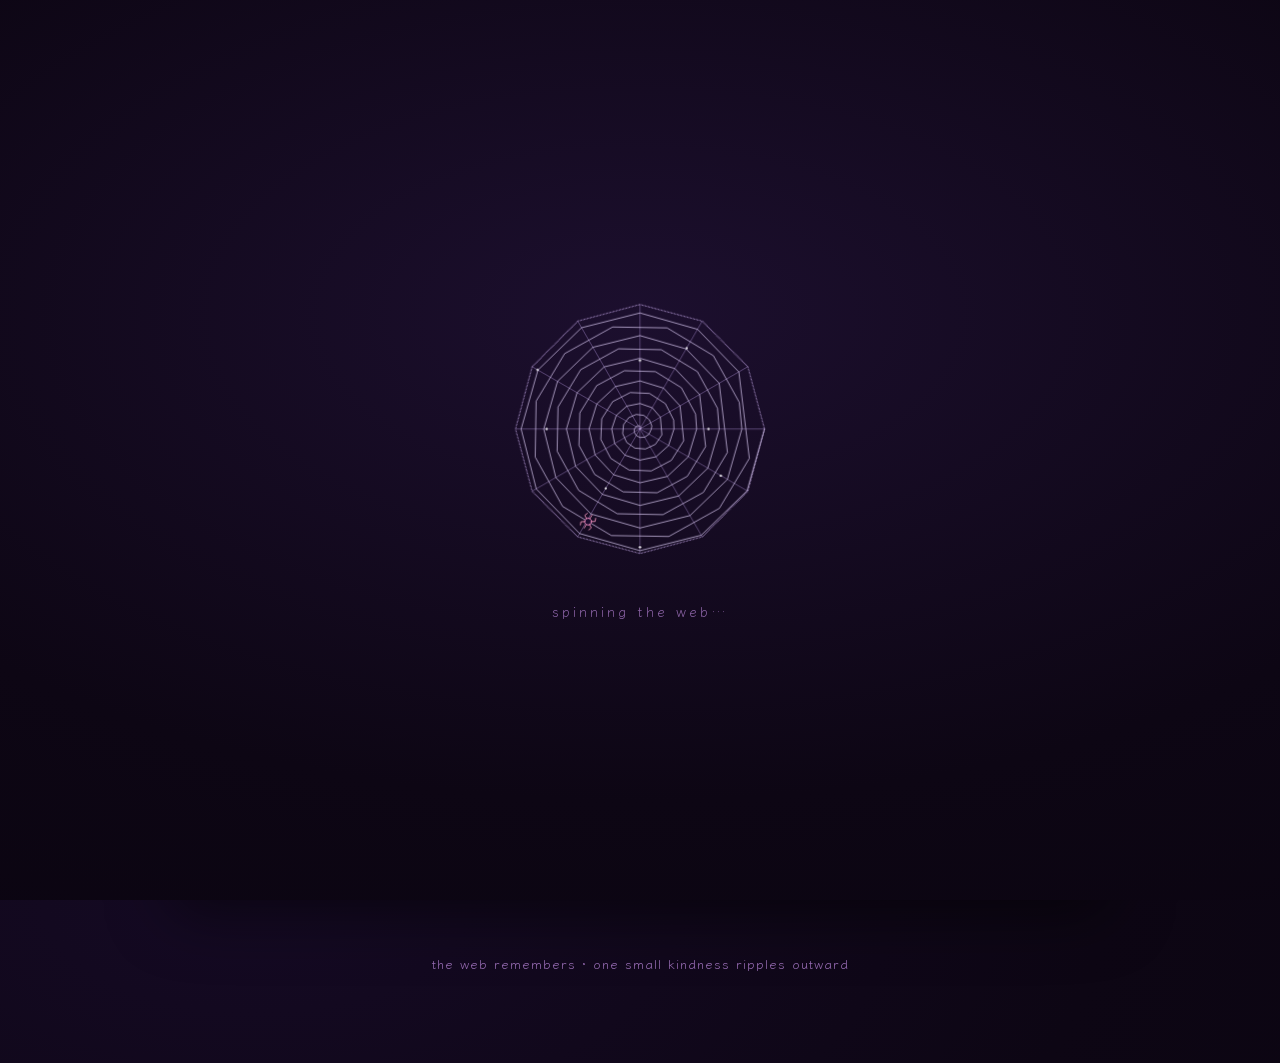
<file: curiosity-dreams-webcursor.html>
<!DOCTYPE html>
<html lang="en">
<head>
<meta charset="utf-8">
<meta name="viewport" content="width=device-width, initial-scale=1">
<title>Curiosity Dreams</title>
<link rel="icon" type="image/svg+xml" href="data:image/svg+xml,%3Csvg%20xmlns%3D%22http%3A%2F%2Fwww.w3.org%2F2000%2Fsvg%22%20viewBox%3D%220%200%2064%2064%22%3E%3Crect%20width%3D%2264%22%20height%3D%2264%22%20rx%3D%2213%22%20fill%3D%22%231a0b2e%22%2F%3E%3Cg%20stroke%3D%22%23ff007f%22%20stroke-width%3D%222.4%22%20fill%3D%22none%22%20stroke-linecap%3D%22round%22%3E%3Cpath%20d%3D%22M32%2032L56%2032M32%2032L32%208M32%2032L8%2032M32%2032L32%2056M32%2032L48.97%2015.03M32%2032L48.97%2048.97M32%2032L15.03%2048.97M32%2032L15.03%2015.03%22%2F%3E%3Ccircle%20cx%3D%2232%22%20cy%3D%2232%22%20r%3D%227%22%2F%3E%3Ccircle%20cx%3D%2232%22%20cy%3D%2232%22%20r%3D%2213%22%2F%3E%3Ccircle%20cx%3D%2232%22%20cy%3D%2232%22%20r%3D%2219%22%2F%3E%3C%2Fg%3E%3Ccircle%20cx%3D%2232%22%20cy%3D%2232%22%20r%3D%222.6%22%20fill%3D%22%23ff007f%22%2F%3E%3C%2Fsvg%3E">
<link rel="preconnect" href="https://fonts.googleapis.com">
<link rel="preconnect" href="https://fonts.gstatic.com" crossorigin>
<link href="https://fonts.googleapis.com/css2?family=Klee+One&family=Vampiro+One&family=UnifrakturMaguntia&family=Special+Elite&display=swap" rel="stylesheet" />

<style>
:root{
  --dusk:#0d0614;
  --dusk2:#150a24;
  --panel:#1a0b2e;
  --pink:#ff007f;
  --fuchsia:#d900ff;
  --lav:#c4a9e8;
  --mauve:#9b6fb8;
  --gold:#e8b45a;
  --glass:rgba(26,11,46,.42);
  --glass-edge:rgba(217,0,255,.22);
}
*{margin:0;padding:0;box-sizing:border-box;}
html,body{height:100%;}
body{
  font-family:'Klee One',cursive;
  color:var(--lav);
  background:
    radial-gradient(120% 90% at 20% 0%, var(--dusk2) 0%, var(--dusk) 55%, #0a0410 100%);
  min-height:100%;
  overflow-x:hidden;
  position:relative;
  text-align:center;
}
/* ---------- ambient rain ---------- */
#rainCtn{position:fixed;inset:0;overflow:hidden;pointer-events:none;z-index:0;}
.rain-drop{
  position:absolute;top:-40px;
  width:1px;height:34px;
  background:linear-gradient(180deg,transparent,rgba(196,169,232,.10));
  border-radius:2px;
  animation:fall linear infinite;
  opacity:.5;
}
@keyframes fall{
  to{transform:translateY(105vh);}
}
/* ---------- hologram glints ---------- */
#glintCtn{position:fixed;inset:0;overflow:hidden;pointer-events:none;z-index:0;}
.glint{
  position:absolute;width:7px;height:7px;border-radius:50%;
  background:radial-gradient(circle,var(--fuchsia) 0%,transparent 70%);
  filter:blur(1px);
  opacity:0;
  animation:twinkle 9s ease-in-out infinite;
}
@keyframes twinkle{
  0%,100%{opacity:0;transform:translateY(0) scale(.6);}
  50%{opacity:.9;transform:translateY(-26px) scale(1.25);}
}
/* ---------- layout ---------- */
.wrap{position:relative;z-index:2;max-width:980px;margin:0 auto;padding:44px 20px 90px;}
header{margin-bottom:34px;}
header h1{
  font-family:'UnifrakturMaguntia',cursive;
  font-weight:400;
  font-size:clamp(38px,6vw,66px);
  color:var(--lav);
  text-shadow:0 0 26px rgba(217,0,255,.45),0 0 60px rgba(255,0,127,.25);
  letter-spacing:1px;
}
header p.tagline{
  font-family:'Klee One',cursive;
  color:var(--mauve);
  font-size:clamp(13px,2vw,17px);
  margin-top:6px;
  letter-spacing:.5px;
}
nav{
  margin:22px auto 0;
  display:flex;flex-wrap:wrap;gap:8px;justify-content:center;
}
nav a{
  font-family:'Klee One',cursive;
  color:var(--lav);
  text-decoration:none;
  font-size:14px;
  padding:7px 15px;
  border-radius:999px;
  background:var(--glass);
  border:1px solid var(--glass-edge);
  backdrop-filter:blur(6px);
  transition:.25s;
}
nav a:hover{color:var(--pink);border-color:var(--pink);box-shadow:0 0 18px rgba(255,0,127,.35);}
nav a.active{color:var(--pink);border-color:var(--pink);}
nav a.lore{position:relative;color:#a9f5c2;border-color:rgba(120,255,180,.35);}
nav a.lore::before{
  content:'';position:absolute;inset:-6px -8px;border-radius:999px;z-index:-1;
  background:radial-gradient(circle,rgba(64,255,150,.5),transparent 68%);
  filter:blur(5px);opacity:.5;animation:loreGlow 3.4s ease-in-out infinite;
}
nav a.lore:hover{color:#d8ffdf;border-color:rgba(140,255,190,.6);box-shadow:0 0 22px rgba(64,255,150,.5);}
@keyframes loreGlow{0%,100%{opacity:.35;transform:scale(.96);}50%{opacity:.9;transform:scale(1.05);}}

/* ---------- cabinet ---------- */
.cabinet{
  margin:44px auto 0;
  padding:26px;
  border-radius:26px;
  background:linear-gradient(160deg,rgba(30,14,54,.55),rgba(13,6,20,.55));
  border:1px solid var(--glass-edge);
  backdrop-filter:blur(8px);
  box-shadow:0 20px 60px rgba(0,0,0,.5), inset 0 0 60px rgba(217,0,255,.05);
  position:relative;
}
.cabinet h2{
  font-family:'UnifrakturMaguntia',cursive;
  font-weight:400;
  font-size:28px;color:var(--lav);
  margin-bottom:4px;
}
.cabinet .sub{
  color:var(--mauve);font-size:13px;margin-bottom:22px;
}
.drawer-grid{
  display:grid;
  grid-template-columns:repeat(auto-fill,minmax(150px,1fr));
  gap:16px;
  perspective:900px;
}
.drawer{
  position:relative;
  height:118px;
  border-radius:16px;
  background:linear-gradient(180deg,#12081f,#0d0614);
  border:1px solid var(--glass-edge);
  cursor:pointer;
  box-shadow:0 8px 22px rgba(0,0,0,.45);
  transition:border-color .8s,box-shadow .8s;
  perspective:800px;
}
.drawer:hover{border-color:rgba(196,169,232,.5);box-shadow:0 8px 22px rgba(0,0,0,.45),0 0 24px rgba(255,0,127,.18);}
.drawer .front{
  position:absolute;inset:0;border-radius:16px;
  background:linear-gradient(180deg,var(--panel),#150a24);
  border:1px solid var(--glass-edge);
  display:flex;align-items:center;justify-content:center;
  box-shadow:inset 0 1px 0 rgba(196,169,232,.12);
  transform-origin:center top;
  transition:transform 1.1s cubic-bezier(.2,.7,.3,1);
  z-index:1;
}
.drawer:hover .front{transform:translateY(7px) rotateX(6deg);}
.drawer .knob{
  width:26px;height:10px;border-radius:6px;
  background:linear-gradient(90deg,var(--mauve),var(--fuchsia));
  box-shadow:0 0 12px rgba(255,0,127,.5);
}
.drawer.hidden-drawer .knob{opacity:.5;}
/* a single cream card, barely peeking straight up */
.drawer .card-stack{position:absolute;left:0;right:0;top:0;bottom:0;pointer-events:none;z-index:2;}
.drawer .index-card{
  position:absolute;left:10px;right:10px;top:24px;height:46px;
  background:linear-gradient(180deg,#f7f2e8,#e8ddc5);
  border-radius:4px;
  box-shadow:0 3px 9px rgba(0,0,0,.55);
  opacity:0;pointer-events:none;
  transform:translateY(4px);
  transition:transform 1.1s cubic-bezier(.2,.7,.3,1),opacity 1.1s ease;
  display:flex;align-items:center;justify-content:center;
  font-family:'Special Elite',monospace;
  color:#3a2d18;font-size:12px;letter-spacing:.5px;
}
.drawer:hover .index-card{opacity:.8;pointer-events:auto;transform:translateY(-9px);}
.drawer .index-card:hover{opacity:1;transform:translateY(-16px);}
.drawer.unread{border-color:rgba(100,149,237,.5);box-shadow:0 8px 22px rgba(0,0,0,.45),0 0 20px rgba(100,149,237,.25);}
.drawer.unread:hover{border-color:rgba(135,180,255,.75);box-shadow:0 8px 22px rgba(0,0,0,.45),0 0 28px rgba(100,149,237,.45);}

/* ---------- drawer message overlay ---------- */
#msgOverlay{
  position:fixed;inset:0;z-index:50;
  display:flex;align-items:center;justify-content:center;
  background:rgba(5,2,10,.72);
  backdrop-filter:blur(4px);
  opacity:0;pointer-events:none;transition:.3s;
}
#msgOverlay.open{opacity:1;pointer-events:auto;}
.note-card{
  max-width:440px;width:90%;
  background:
    radial-gradient(120% 100% at 50% 0%, rgba(217,0,255,.14), transparent 60%),
    linear-gradient(160deg,#231037,#150a24);
  border:1px solid var(--glass-edge);
  border-radius:20px;
  padding:40px 34px;
  box-shadow:0 30px 80px rgba(0,0,0,.6), inset 0 0 40px rgba(217,0,255,.06);
  position:relative;
  transform:translateY(14px) scale(.97);
  transition:.3s;
}
#msgOverlay.open .note-card{transform:translateY(0) scale(1);}
.note-card .fr{
  font-family:'UnifrakturMaguntia',cursive;
  font-size:20px;color:var(--mauve);
  letter-spacing:2px;margin-bottom:10px;
}
.note-card .msg-date{font-size:13px;color:var(--pink);margin-bottom:12px;letter-spacing:1px;font-style:italic;}
.note-card .msg-link{display:inline-block;margin-top:16px;color:var(--fuchsia);font-size:15px;text-decoration:none;border:1px solid var(--glass-edge);padding:8px 18px;border-radius:999px;background:var(--glass);transition:.25s;}
.note-card .msg-link:hover{box-shadow:0 0 18px rgba(217,0,255,.5);}
.note-card #msgEdit{display:none;width:100%;min-height:90px;resize:vertical;background:rgba(255,255,255,.03);color:var(--lav);border:1px solid var(--glass-edge);border-radius:10px;padding:10px;font-family:'Klee One',cursive;font-size:15px;line-height:1.5;box-sizing:border-box;margin-top:2px;}
.note-card .msg-editbar{display:none;gap:10px;align-items:center;justify-content:center;margin-top:12px;}
.msg-editbar button{cursor:pointer;border:1px solid var(--glass-edge);border-radius:999px;padding:7px 16px;font-family:'Klee One',cursive;color:var(--pink);background:var(--glass);transition:.25s;}
.msg-editbar button:hover{box-shadow:0 0 16px rgba(255,0,127,.4);}
.msg-editbar .x{color:#ff8fa3;font-weight:700;}
.msg-editbtn{margin-top:16px;cursor:pointer;border:1px solid var(--glass-edge);border-radius:999px;padding:6px 14px;font-family:'Klee One',cursive;color:var(--mauve);background:var(--glass);transition:.25s;display:none;}
.msg-editbtn:hover{box-shadow:0 0 14px rgba(217,0,255,.4);}
.note-card .msg{
  font-size:clamp(17px,3vw,22px);
  line-height:1.55;
  color:var(--lav);
  text-shadow:0 0 18px rgba(217,0,255,.25);
  min-height:70px;
}
.note-card .close{
  margin-top:24px;cursor:pointer;
  font-family:'Klee One',cursive;
  color:var(--pink);
  background:var(--glass);
  border:1px solid var(--glass-edge);
  padding:8px 22px;border-radius:999px;
  transition:.25s;
}
.note-card .close:hover{box-shadow:0 0 20px rgba(255,0,127,.4);}

/* ---------- note wall (shared simple notes) ---------- */
.note-wall{margin-top:26px;}
.note-wall h3{font-family:'Klee One',cursive;color:var(--lav);font-size:18px;margin-bottom:12px;}
.note-wall h3 i{color:var(--pink);}
.notes-box{
  border:1px dashed var(--glass-edge);
  border-radius:16px;
  padding:16px;
  background:rgba(13,6,20,.4);
  min-height:80px;
  max-height:220px;overflow:auto;
  text-align:left;
  margin-bottom:14px;
}
.note-item{
  font-size:14px;color:var(--lav);
  padding:9px 12px;
  border-radius:12px;
  background:rgba(26,11,46,.5);
  margin-bottom:8px;
  border-left:3px solid var(--fuchsia);
  line-height:1.4;
}
.note-item .who{display:block;font-size:11px;color:var(--mauve);margin-top:3px;letter-spacing:1px;}
.note-form{display:flex;gap:10px;flex-wrap:wrap;justify-content:center;}
.note-form input{
  flex:1;min-width:220px;
  background:rgba(13,6,20,.7);
  border:1px solid var(--glass-edge);
  border-radius:12px;
  padding:11px 14px;
  color:var(--lav);
  font-family:'Klee One',cursive;font-size:14px;
  outline:none;transition:.25s;
}
.note-form input:focus{border-color:var(--fuchsia);box-shadow:0 0 16px rgba(217,0,255,.3);}
.note-form input::placeholder{color:var(--mauve);}
.note-form button{
  font-family:'Klee One',cursive;font-size:14px;
  color:var(--dusk);
  background:linear-gradient(90deg,var(--pink),var(--fuchsia));
  border:none;border-radius:12px;padding:11px 20px;cursor:pointer;
  transition:.25s;
}
.note-form button:hover{box-shadow:0 0 22px rgba(255,0,127,.5);}

/* ---------- poetry alcove ---------- */
.alcove{
  margin:44px auto 0;
  padding:30px;
  border-radius:24px;
  background:var(--glass);
  border:1px solid var(--glass-edge);
  backdrop-filter:blur(8px);
  text-align:center;
}
.alcove h2{font-family:'UnifrakturMaguntia',cursive;font-weight:400;font-size:26px;color:var(--lav);}
.poem{
  font-family:'Klee One',cursive;
  color:var(--lav);
  font-size:clamp(16px,2.6vw,20px);
  line-height:1.7;
  font-style:italic;
  margin:20px auto 6px;
  max-width:560px;
  min-height:90px;
}
.poem .src{display:block;font-style:normal;color:var(--mauve);font-size:13px;margin-top:12px;letter-spacing:1px;}
#drawBtn{
  margin-top:18px;
  font-family:'Klee One',cursive;font-size:14px;
  color:var(--lav);background:var(--glass);
  border:1px solid var(--glass-edge);
  padding:9px 22px;border-radius:999px;cursor:pointer;transition:.25s;
}
#drawBtn:hover{color:var(--pink);border-color:var(--pink);box-shadow:0 0 18px rgba(255,0,127,.35);}

/* ---------- gallery ---------- */
.gallery{
  margin:44px auto 0;padding:30px;
  border-radius:24px;background:var(--glass);
  border:1px solid var(--glass-edge);backdrop-filter:blur(8px);
}
.gallery h2{font-family:'UnifrakturMaguntia',cursive;font-weight:400;font-size:26px;color:var(--lav);margin-bottom:18px;}
.gallery-grid{display:grid;grid-template-columns:repeat(auto-fit,minmax(200px,1fr));gap:16px;}
.gallery-grid img{
  width:100%;height:210px;object-fit:cover;border-radius:16px;
  border:1px solid var(--glass-edge);
  box-shadow:0 12px 30px rgba(0,0,0,.45);
  transition:.3s;
}
.gallery-grid img:hover{transform:scale(1.02);border-color:var(--fuchsia);box-shadow:0 16px 40px rgba(217,0,255,.25);}

/* ---------- footer ---------- */
footer{margin-top:60px;color:var(--mauve);font-size:13px;letter-spacing:1px;}

.section{display:none;}
.section.active{display:block;}

/* ---------- lore ---------- */
.lore{
  margin:44px auto 0;max-width:760px;padding:34px;
  border-radius:24px;background:var(--glass);
  border:1px solid rgba(120,255,180,.28);
  backdrop-filter:blur(8px);
  box-shadow:0 0 40px rgba(64,255,150,.12);
  text-align:center;
}
.lore .seal{
  width:64px;height:64px;margin:0 auto 18px;border-radius:50%;
  background:radial-gradient(circle at 30% 30%,rgba(120,255,180,.5),rgba(10,60,30,.6));
  border:1px solid rgba(140,255,190,.5);
  display:flex;align-items:center;justify-content:center;
  box-shadow:0 0 30px rgba(64,255,150,.5);
  animation:loreGlow 3.4s ease-in-out infinite;
}
.lore .seal svg{width:30px;height:30px;stroke:#e6fff0;fill:none;stroke-width:1.5;}
.lore h2{font-family:'UnifrakturMaguntia',cursive;font-weight:400;font-size:34px;color:#d8ffdf;letter-spacing:2px;margin-bottom:6px;}
.lore .sub{color:#8fcaa4;font-size:13px;letter-spacing:2px;margin-bottom:26px;}
.lore .para{color:var(--lav);font-size:15.5px;line-height:1.85;text-align:left;margin:0 auto 20px;max-width:620px;}
.lore .para b{color:#e6fff0;font-weight:600;}
.lore .para .g{color:#9ef5c2;}
.lore .para .p{color:#f2b8ff;}
.lore .para .v{color:#b7a9ff;}
.lore .para .y{color:#ffe9a8;}
.lore .siblings{
  margin:26px auto 0;max-width:620px;text-align:left;
  border-top:1px dashed rgba(140,255,190,.3);padding-top:20px;
  display:flex;flex-wrap:wrap;gap:10px;justify-content:center;
}
.siblings .chip{
  font-family:'Klee One',cursive;font-size:13px;color:#d8ffdf;
  padding:6px 14px;border-radius:999px;
  background:rgba(20,70,45,.4);border:1px solid rgba(120,255,180,.35);
}

/* ---------- interviews: character rooms ---------- */
.interview-wrap{
  margin:44px auto 0;padding:30px;
  border-radius:24px;background:var(--glass);
  border:1px solid var(--glass-edge);backdrop-filter:blur(8px);
}
.room-bar{
  display:flex;flex-wrap:wrap;gap:16px;justify-content:center;
  margin-bottom:26px;
}
.room-medal{
  width:84px;cursor:pointer;text-align:center;
  background:transparent;border:none;
  display:flex;flex-direction:column;align-items:center;gap:6px;
  opacity:.55;transition:.25s;
}
.room-medal:hover{opacity:.95;}
.room-medal.active{opacity:1;}
.room-medal .disc{
  width:64px;height:64px;border-radius:50%;
  background:linear-gradient(160deg,rgba(26,11,46,.9),rgba(13,6,20,.9));
  border:1px solid var(--glass-edge);
  display:flex;align-items:center;justify-content:center;
  font-size:30px;
  box-shadow:0 8px 22px rgba(0,0,0,.45);
  transition:.25s;
}
.room-medal.active .disc{
  border-color:var(--fuchsia);
  box-shadow:0 0 26px rgba(217,0,255,.45), inset 0 0 18px rgba(255,0,127,.15);
}
.room-medal:hover .disc{transform:translateY(-3px) scale(1.05);border-color:var(--fuchsia);}
.room-medal .rn{font-family:'Klee One',cursive;font-size:13px;color:var(--lav);letter-spacing:1px;}
.room-medal.active .rn{color:var(--pink);}
.room-medal.lore-medal .disc{
  border-color:rgba(120,255,180,.5);
  box-shadow:0 0 20px rgba(64,255,150,.45), inset 0 0 14px rgba(64,255,150,.15);
  animation:loreGlow 3.4s ease-in-out infinite;
}
.room-medal.lore-medal .rn{color:#a9f5c2;}
.room-medal.lore-medal:hover .disc{transform:translateY(-3px) scale(1.05);border-color:#7cffb0;box-shadow:0 0 26px rgba(64,255,150,.6);}
.room-medal.lore-medal:hover .rn{color:#d8ffdf;}
.hans-grid{
  display:grid;grid-template-columns:300px 1fr;gap:26px;align-items:start;
}
@media (max-width:640px){.hans-grid{grid-template-columns:1fr;}}
.portrait-frame{
  aspect-ratio:3/4;border-radius:18px;
  background:
    radial-gradient(120% 100% at 50% 0%, rgba(217,0,255,.12), transparent 60%),
    linear-gradient(160deg,#1f0f33,#0d0614);
  border:1px dashed var(--fuchsia);
  display:flex;flex-direction:column;align-items:center;justify-content:center;
  gap:6px;padding:16px;text-align:center;position:relative;overflow:hidden;
  box-shadow:0 14px 40px rgba(0,0,0,.45), inset 0 0 40px rgba(217,0,255,.05);
}
.portrait-frame.has-img{border-style:solid;}
.portrait-frame img{position:absolute;inset:0;width:100%;height:100%;object-fit:cover;}
.portrait-frame .ph-label{font-family:'UnifrakturMaguntia',cursive;font-size:26px;color:var(--lav);text-shadow:0 0 18px rgba(255,0,127,.4);}
.portrait-frame .ph-sub{font-size:12px;color:var(--mauve);letter-spacing:2px;text-transform:uppercase;}
.portrait-frame .ph-tip{font-size:11px;color:var(--pink);opacity:.8;margin-top:8px;font-style:italic;}
.portrait-frame .ph-icon{font-size:34px;opacity:.75;filter:drop-shadow(0 0 12px rgba(217,0,255,.5));}
.portrait-frame.has-img .ph-label,.portrait-frame.has-img .ph-sub,.portrait-frame.has-img .ph-tip,.portrait-frame.has-img .ph-icon{display:none;}
.portrait-frame.dragover{border-color:var(--pink);box-shadow:0 0 30px rgba(255,0,127,.5), inset 0 0 40px rgba(255,0,127,.15);}
.chat-panel{
  background:rgba(13,6,20,.45);
  border:1px solid var(--glass-edge);border-radius:18px;overflow:hidden;
  display:flex;flex-direction:column;min-height:420px;
}
.chat-head{
  font-family:'UnifrakturMaguntia',cursive;font-size:20px;color:var(--lav);
  padding:16px 20px;text-align:center;
  border-bottom:1px solid var(--glass-edge);
  background:rgba(26,11,46,.5);
  letter-spacing:1px;
}
.chat-log{padding:20px;overflow:auto;flex:1;display:flex;flex-direction:column;gap:14px;}
.chat-msg{max-width:82%;padding:12px 16px;border-radius:16px;line-height:1.5;font-size:14.5px;}
.chat-msg.them{
  align-self:flex-start;
  background:linear-gradient(160deg,rgba(26,11,46,.9),rgba(13,6,20,.9));
  border:1px solid var(--glass-edge);
  border-top-left-radius:4px;color:var(--lav);
}
.chat-msg.you{
  align-self:flex-end;
  background:linear-gradient(90deg,rgba(255,0,127,.85),rgba(217,0,255,.85));
  border-top-right-radius:4px;color:#0d0614;
}
.chat-msg .who{display:block;font-size:10.5px;color:var(--mauve);margin-bottom:4px;letter-spacing:1.5px;text-transform:uppercase;}
.chat-msg.you .who{color:#2a0030;}
.chat-foot{padding:11px 20px;text-align:center;font-size:11.5px;color:var(--mauve);border-top:1px solid var(--glass-edge);letter-spacing:1px;}
.chat-controls{padding:16px 16px 18px;border-top:1px solid var(--glass-edge);display:flex;flex-direction:column;gap:12px;}
.chips{display:flex;flex-wrap:wrap;gap:8px;justify-content:center;}
.chip{
  font-family:'Klee One',cursive;font-size:12.5px;color:var(--lav);
  background:rgba(26,11,46,.7);border:1px solid var(--glass-edge);
  padding:7px 13px;border-radius:999px;cursor:pointer;transition:.22s;
}
.chip:hover{color:var(--dusk);border-color:var(--pink);background:linear-gradient(90deg,var(--pink),var(--fuchsia));}
.input-row{display:flex;gap:10px;}
.input-row input{
  flex:1;background:rgba(13,6,20,.7);border:1px solid var(--glass-edge);
  border-radius:12px;padding:12px 14px;color:var(--lav);
  font-family:'Klee One',cursive;font-size:14px;outline:none;transition:.25s;
}
.input-row input:focus{border-color:var(--fuchsia);box-shadow:0 0 16px rgba(217,0,255,.3);}
.input-row input::placeholder{color:var(--mauve);}
.input-row button{
  font-family:'Klee One',cursive;font-size:14px;color:var(--dusk);
  background:linear-gradient(90deg,var(--pink),var(--fuchsia));
  border:none;border-radius:12px;padding:0 20px;cursor:pointer;transition:.25s;
}
.input-row button:hover{box-shadow:0 0 22px rgba(255,0,127,.5);}
#observatory{max-width:1000px;margin:0 auto;text-align:left;}
.obs-panel{
  position:relative;
  background:
    radial-gradient(120% 100% at 50% 0%, rgba(217,0,255,.10), transparent 60%),
    linear-gradient(160deg,#1a0b2e,#0d0614);
  border:1px solid var(--glass-edge);
  border-radius:18px;
  padding:18px;
  margin-bottom:18px;
  box-shadow:0 0 30px rgba(217,0,255,.12);
}
.obs-screen::after{
  content:"";
  position:absolute;inset:0;border-radius:18px;pointer-events:none;
  background:radial-gradient(circle at var(--sx,50%) var(--sy,40%), transparent 92px, rgba(0,0,0,.14) 150px, rgba(0,0,0,.84) 235px);
  z-index:2;
}
.obs-controls{display:flex;gap:10px;flex-wrap:wrap;align-items:center;justify-content:center;margin-bottom:6px;}
.obs-controls .spacer{flex:1;}
.obs-panel button{
  cursor:pointer;border:none;padding:8px 13px;border-radius:8px;
  font-family:'Klee One',cursive;
  background:var(--glass);color:var(--pink);border:1px solid var(--glass-edge);transition:.25s;
}
.obs-panel button:hover{box-shadow:0 0 18px rgba(255,0,127,.45);}
.obs-small{padding:6px 10px;font-size:.85rem;}
.obs-month-row{display:flex;gap:8px;align-items:center;justify-content:center;margin-bottom:12px;}
.obs-month-title{font-family:'UnifrakturMaguntia',cursive;font-size:26px;color:var(--pink);min-width:220px;text-align:center;letter-spacing:1px;}
.obs-weekdays{display:grid;grid-template-columns:repeat(7,1fr);gap:8px;margin-bottom:10px;}
.obs-weekdays div{text-align:center;font-weight:700;color:var(--lav);font-size:.9rem;letter-spacing:1px;}
.obs-calendar{display:grid;grid-template-columns:repeat(7,1fr);gap:8px;position:relative;z-index:1;}
.obs-day{
  min-height:96px;border:1px solid #4a3a63;border-radius:10px;padding:8px;
  background:
    radial-gradient(120% 100% at 50% 0%, rgba(217,0,255,.16), transparent 60%),
    linear-gradient(160deg,#241139,#150a24);
  transition:.25s;overflow:hidden;position:relative;
  cursor:pointer;
}
.obs-day:hover{
  transform:scale(1.03);
  border-color:var(--fuchsia);
  box-shadow:0 0 14px var(--fuchsia),0 0 28px rgba(255,0,127,.4);
  z-index:3;
}
.obs-date{font-weight:700;color:var(--pink);display:block;text-shadow:0 0 10px rgba(255,0,127,.5);}
.obs-event{margin-top:6px;padding:5px;border-radius:8px;background:rgba(255,105,180,.12);font-size:.8rem;cursor:pointer;color:var(--lav);}
.obs-today{border:2px solid var(--pink);}
.obs-constellation{min-height:300px;position:relative;z-index:1;}
.obs-cstar{position:absolute;width:11px;height:11px;border-radius:50%;background:#fff;box-shadow:0 0 10px var(--pink);cursor:default;}
.obs-form-row{display:flex;gap:8px;align-items:center;flex-wrap:wrap;margin-top:8px;}
.obs-form-row input[type=text],.obs-form-row input[type=date],#observatory select{
  padding:9px;border-radius:8px;border:1px solid var(--glass-edge);
  background:rgba(255,255,255,.03);color:var(--lav);flex:1;min-width:0;font-family:'Klee One',cursive;
}
.obs-modal-backdrop{position:fixed;inset:0;background:rgba(5,2,10,.72);backdrop-filter:blur(4px);display:flex;align-items:center;justify-content:center;z-index:60;}
.obs-modal{width:min(520px,92%);background:linear-gradient(160deg,#231037,#150a24);border:1px solid var(--glass-edge);border-radius:16px;padding:20px;box-shadow:0 20px 60px rgba(0,0,0,.7);}
.obs-modal h3{margin:0 0 10px;color:var(--pink);font-family:'Klee One',cursive;}
.obs-event-list{margin-top:12px;max-height:220px;overflow:auto;}
.obs-event-item{display:flex;gap:8px;align-items:flex-start;padding:8px;border-radius:8px;background:rgba(255,255,255,.03);margin-bottom:8px;}
.obs-event-text{flex:1;}
.obs-delete-btn{background:#7a2438;color:#ffc0cb;border:none;padding:6px 9px;border-radius:6px;cursor:pointer;}
.obs-danger{background:#7a2438;color:#ffc0cb;}
@media (max-width:700px){.obs-calendar{grid-template-columns:repeat(2,1fr)}.obs-weekdays{display:none}.obs-day{min-height:70px}}
/* ---------- spider-web loader ---------- */
#loader{
  position:fixed;inset:0;z-index:2000;
  background:radial-gradient(120% 90% at 50% 35%, #1c0f2e 0%, #0d0614 60%, #0a0410 100%);
  display:flex;flex-direction:column;align-items:center;justify-content:center;gap:22px;
  transition:opacity .6s ease;
}
#loader.done{opacity:0;pointer-events:none;}
#webSvg{width:min(46vh,300px);height:auto;overflow:visible;}
#webSvg .spoke{stroke:#b79ae0;stroke-width:1;opacity:0;}
#webSvg .frame{stroke:#cdb0f0;stroke-width:1.4;fill:none;stroke-linejoin:round;stroke-dasharray:1;stroke-dashoffset:1;opacity:.9;}
#webSvg .spiral{stroke:#e6d6ff;stroke-width:.9;fill:none;stroke-linecap:round;stroke-dasharray:1;stroke-dashoffset:1;}
#webSvg .dew{fill:#ffffff;opacity:0;}
#webSvg .spider .body{fill:#1a0b2e;stroke:#ff8ecb;stroke-width:1;}
#webSvg .spider .legs{stroke:#ff9ec7;stroke-width:1;fill:none;stroke-linecap:round;}
.loader-word{
  font-family:'Klee One',cursive;color:var(--mauve);
  font-size:14px;letter-spacing:3px;opacity:0;
  animation:loaderWord 7s ease forwards;
}
@keyframes loaderWord{0%,70%{opacity:0;}90%,100%{opacity:.9;}}
@keyframes spokeIn{from{opacity:0;}to{opacity:.55;}}
@keyframes frameDraw{from{stroke-dashoffset:1;}to{stroke-dashoffset:0;}}
@keyframes spiralDraw{from{stroke-dashoffset:1;}to{stroke-dashoffset:0;}}
@keyframes dewIn{from{opacity:0;}to{opacity:.8;}}
#webCanvas{position:fixed;inset:0;pointer-events:none;z-index:9999;}
</style>
</head>
<body>

<div id="loader">
  <svg id="webSvg" viewBox="0 0 400 400"></svg>
  <p class="loader-word">spinning the web&hellip;</p>
</div>
<script>
(function(){
  var CX=200, CY=200, R=166, N=12, TURNS=11;
  function pnt(k,angShift,r){
    var a=(k/N)*Math.PI*2+angShift;
    return [(CX+r*Math.cos(a)).toFixed(1),(CY+r*Math.sin(a)).toFixed(1)];
  }
  var svg=document.getElementById('webSvg');
  var spokes='';
  for(var i=0;i<N;i++){
    var p=pnt(i,0,R);
    spokes+='<line class="spoke" x1="'+CX+'" y1="'+CY+'" x2="'+p[0]+'" y2="'+p[1]+'"/>';
  }
  var frame='';
  for(var i=0;i<N;i++){ var p=pnt(i,0,R); frame+=p[0]+','+p[1]+' '; }
  var sp=[];
  var steps=N*TURNS;
  for(var s=0;s<=steps;s++){
    var t=s/steps;
    var k=Math.floor(s/N), i2=s%N;
    var angShift=(k%2)? Math.PI/N : 0;
    var p=pnt(i2,angShift,R*(1-t));
    sp.push(p[0]+','+p[1]);
  }
  sp.push(CX+','+CY);
  var spinPath='M '+sp.join(' L ');
  var dews='';
  for(var j=0;j<8;j++){
    var dp=pnt(Math.floor(j*N/8),0,R*(0.55+0.4*((j%3)/2)));
    dews+='<circle class="dew" cx="'+dp[0]+'" cy="'+dp[1]+'" r="1.6"/>';
  }
  var spider='<g class="spider"><circle class="body" cx="0" cy="0" r="4.6"/><path class="legs" d="M-3.4-2 L-8-5 L-6.5-9 M3.4-2 L8-5 L6.5-9 M-3.4 2 L-8 5 L-6.5 9 M3.4 2 L8 5 L6.5 9 M0-4.6 L0-10 M0 4.6 L0 10"/><animateMotion dur="6.4s" begin="0.1s" fill="freeze" rotate="auto"><mpath href="#spinPath"/></animateMotion></g>';
  var html=spokes+'<polygon class="frame" points="'+frame+'"/>'+'<polyline class="spiral" pathLength="1" points="'+sp.join(' ')+'"/>'+dews+spider;
  var defs='<defs><path id="spinPath" pathLength="1" d="'+spinPath+'"/></defs>';
  svg.innerHTML=defs+html;
  var st=document.createElement('style');
  st.textContent=
    '#webSvg .spoke{animation:spokeIn .5s ease forwards;}'+
    '#webSvg .spoke:nth-child(2){animation-delay:.1s;}'+
    '#webSvg .spoke:nth-child(3){animation-delay:.2s;}'+
    '#webSvg .spoke:nth-child(4){animation-delay:.3s;}'+
    '#webSvg .frame{animation:frameDraw 1.2s ease .3s forwards;}'+
    '#webSvg .spiral{animation:spiralDraw 6.2s ease-in-out .3s forwards;}'+
    '#webSvg .dew{animation:dewIn 1s ease .6s forwards;}';
  svg.appendChild(st);
  setTimeout(function(){
    var l=document.getElementById('loader');
    l.classList.add('done');
    setTimeout(function(){ l.parentNode.removeChild(l); },700);
  }, 7000);
})();
</script>
<script>
(function(){
  if(document.getElementById('webCanvas')) return;
  var cvs=document.createElement('canvas'); cvs.id='webCanvas'; document.body.appendChild(cvs);
  var ctx=cvs.getContext('2d');
  var W,H;
  function resize(){ W=cvs.width=window.innerWidth; H=cvs.height=window.innerHeight; }
  window.addEventListener('resize',resize); resize();
  var cursor={x:W/2,y:H/2}, anchor={x:0,y:0};
  var attached=false, growing=0, diss=null, timer=null;
  function start(){ if(timer) return; timer=setInterval(step,33); }
  function stop(){ if(timer){ clearInterval(timer); timer=null; } }
  function step(){
    ctx.clearRect(0,0,W,H);
    if(attached && !diss){
      growing=Math.min(1,growing+0.08);
      drawStrand(cursor.x,cursor.y,anchor.x,anchor.y,1);
      var r=growing*44;
      drawWeb(anchor.x,anchor.y,r,1);
      drawSpider(cursor.x,cursor.y,1);
    } else if(diss){
      diss.t+=0.045;
      var k=Math.min(1,diss.t);
      var ox=diss.dx*(k*k)*70, oy=diss.dy*(k*k)*70 + Math.sin(k*7)*10;
      var sc=1+k*0.5, al=Math.max(0,1-k);
      drawStrand(cursor.x+ox,cursor.y+oy,anchor.x+ox,anchor.y+oy,al);
      drawWeb(anchor.x+ox,anchor.y+oy,44*sc,al);
      drawSpider(cursor.x+ox,cursor.y+oy,al);
      if(k>=1){ ctx.clearRect(0,0,W,H); attached=false; diss=null; stop(); }
    } else { stop(); }
  }
  function drawStrand(x1,y1,x2,y2,alpha){
    ctx.strokeStyle='rgba(120,180,255,'+(0.85*alpha)+')'; ctx.lineWidth=1;
    var mx=(x1+x2)/2, my=(y1+y2)/2+22;
    ctx.beginPath(); ctx.moveTo(x1,y1); ctx.quadraticCurveTo(mx,my,x2,y2); ctx.stroke();
  }
  function drawWeb(x,y,r,alpha){
    var grad=ctx.createRadialGradient(x,y,r*0.05,x,y,r);
    grad.addColorStop(0,'#6fd0ff'); grad.addColorStop(0.5,'#7f8cff'); grad.addColorStop(1,'#b06bff');
    ctx.strokeStyle=grad; ctx.globalAlpha=alpha; ctx.lineWidth=1;
    var n=12;
    for(var i=0;i<n;i++){ var a=i/n*Math.PI*2; ctx.beginPath(); ctx.moveTo(x,y); ctx.lineTo(x+Math.cos(a)*r,y+Math.sin(a)*r); ctx.stroke(); }
    ctx.beginPath(); ctx.arc(x,y,r,0,Math.PI*2); ctx.stroke();
    ctx.lineWidth=0.7; ctx.beginPath(); var st=false;
    for(var s=0;s<=n*3;s++){ var rr=r*(1-s/(n*3)); var a=s/n*Math.PI*2; var px=x+Math.cos(a)*rr, py=y+Math.sin(a)*rr; if(!st){ctx.moveTo(px,py);st=true;}else ctx.lineTo(px,py); }
    ctx.stroke(); ctx.globalAlpha=1;
  }
  function drawSpider(x,y,alpha){
    ctx.save(); ctx.translate(x,y); ctx.globalAlpha=alpha;
    ctx.strokeStyle='rgba(140,190,255,'+alpha+')'; ctx.lineWidth=1;
    for(var i=0;i<4;i++){ var a=i*Math.PI/2; ctx.beginPath(); ctx.moveTo(Math.cos(a)*2,Math.sin(a)*2); ctx.lineTo(Math.cos(a)*6,Math.sin(a)*6-2); ctx.stroke(); }
    ctx.fillStyle='#1a0b2e'; ctx.beginPath(); ctx.arc(0,0,3.4,0,Math.PI*2); ctx.fill();
    ctx.strokeStyle='rgba(111,208,255,'+alpha+')'; ctx.stroke();
    ctx.globalAlpha=1; ctx.restore();
  }
  document.addEventListener('click', function(e){
    if(document.getElementById('loader')) return;
    if(!attached){
      attached=true; growing=0; diss=null;
      var el=document.elementFromPoint(e.clientX,e.clientY);
      var r=el?el.getBoundingClientRect():null;
      anchor={x:r&&r.width? r.left+r.width/2 : e.clientX, y:r&&r.height? r.top+r.height/2 : e.clientY};
      cursor={x:e.clientX,y:e.clientY};
      start();
    } else {
      var ang=Math.random()*Math.PI*2;
      diss={t:0, dx:Math.cos(ang), dy:Math.sin(ang)-0.6};
    }
  });
  document.addEventListener('mousemove', function(e){ cursor={x:e.clientX,y:e.clientY}; });
  document.addEventListener('touchmove', function(e){ if(e.touches[0]) cursor={x:e.touches[0].clientX,y:e.touches[0].clientY}; });
})();
</script>

<div id="rainCtn"></div>
<div id="glintCtn"></div>

<div class="wrap">
  <header>
    <h1>Curiosity Dreams</h1>
    <p class="tagline">a quiet corner for small kindnesses &amp; secret notes</p>
    <nav>
      <a href="#" data-sec="cabinet" class="active">the cabinet</a>
      <a href="#" data-sec="poetry">poetry &amp; whispers</a>
      <a href="#" data-sec="gallery">gallery</a>
      <a href="#" data-sec="interview">interviews</a>
      <a href="#" data-sec="observatory">&#10022; observatory</a>
    </nav>
  </header>

  <section id="cabinet" class="section active">
    <div class="cabinet">
      <div id="drawerGrid"></div>
      <div class="note-wall">
        <h3><i class="fa-solid fa-feather-pointed"></i> a drawer of small notes</h3>
        <div class="notes-box" id="notesBox"></div>
        <form class="note-form" id="noteForm">
          <input id="noteInput" type="text" maxlength="140" placeholder="leave a little kindness for a stranger...">
          <button type="submit">tuck it in</button>
        </form>
      </div>
    </div>
  </section>

  <section id="poetry" class="section">
    <div class="alcove">
      <h2 id="poemType" class="fr" style="font-family:'UnifrakturMaguntia',cursive;font-size:20px;color:var(--mauve);letter-spacing:2px;"></h2>
      <p id="poemEl" style="font-size:clamp(16px,2.4vw,20px);color:var(--lav);line-height:1.6;min-height:60px;margin:12px 0 20px;"></p>
      <button id="drawBtn" class="close" style="cursor:pointer;font-family:'Klee One',cursive;color:var(--pink);background:var(--glass);border:1px solid var(--glass-edge);padding:9px 22px;border-radius:999px;">draw another</button>
    </div>
  </section>

  <section id="gallery" class="section">
    <div class="gallery">
      <h2>little scenes I keep</h2>
      <div class="gallery-grid" id="galleryGrid"></div>
    </div>
  </section>

  <section id="interview" class="section">
    <div class="interview-wrap">
      <div class="room-bar" id="roomBar"></div>
      <div id="roomCtn"></div>
    </div>
  </section>

  <section id="lore" class="section">
    <div class="lore">
      <div class="seal">
        <svg viewBox="0 0 24 24"><path d="M12 3l2.4 4.9 5.4.8-3.9 3.8.9 5.4L12 15.2 7.4 4.4 5.4.8.8 9.5 4.7 5.8 5.6.4 8.2 3z" fill="none" stroke-width="1.5"/></svg>
      </div>
      <h2>the lore</h2>
      <div class="sub">the truth the sisters &amp; brothers carry</div>
      <p class="para">
        Long ago, they were all taken from an orphanage in <b>little Paris</b> — a room of children nobody had come back for — by men in labcoats who carried clipboards and spoke of them in numbers. In that lab the children were given injections that bloomed through their hair in odd bright streaks: some turned <span class="g">green</span>, some <span class="p">purple</span>, some <span class="v">lavender</span>, some <span class="y">yellow</span>. There were other experiments too, ones they'd rather not talk about, or remember. They spent their whole young lives behind that glass.
      </p>
      <p class="para">
        Until one night <b>Miki</b> gnawed her way out. She spilled into an alley, bleeding and trembling — and there was <b>Yeshua</b>, come riding down the dark on a <b>glowing white pegasus</b>. He did not ask her name. He carried her back, threw open every door, and released them all — her friends, her siblings, everyone.
      </p>
      <p class="para">
        To this day the scientists have no idea what happened. Money is at stake, and they have gambled on those lives, so they are still looking. But they will never find them — because the siblings did not simply run away. Yeshua gave them a new home, one that does not exist on this earth at all: an entire universe of their own, called <b style="color:#a9f5c2;">the CafeDreamr</b>.
      </p>
      <div class="siblings">
        <span class="chip">&#128425; Miki</span>
        <span class="chip">&#9749; Hans</span>
        <span class="chip">&#128039; Chari</span>
        <span class="chip">&#11088; Star</span>
        <span class="chip">&#127807; Milo</span>
      </div>
    </div>
  </section>

  <section id="observatory" class="section">
    <div class="obs-panel obs-controls">
      <button onclick="obsChangeMonth(-1)">&#9664; prev</button>
      <button onclick="obsChangeMonth(1)">next &#9654;</button>
      <span class="spacer"></span>
      <select id="obsYearSelect" onchange="obsJumpToYear()" class="obs-small"></select>
      <button onclick="obsToggleConstellation()" id="obsConstBtn">constellation</button>
      <button onclick="obsClearAllConfirm()" class="obs-danger">clear all</button>
    </div>

    <div class="obs-panel obs-screen">
      <div class="obs-month-row">
        <button onclick="obsChangeMonth(-1)">&#9664;</button>
        <div class="obs-month-title" id="obsMonthTitle"></div>
        <button onclick="obsChangeMonth(1)">&#9654;</button>
      </div>
      <div class="obs-weekdays"><div>Sun</div><div>Mon</div><div>Tue</div><div>Wed</div><div>Thu</div><div>Fri</div><div>Sat</div></div>
      <div class="obs-calendar" id="obsCalendar"></div>
      <div class="obs-constellation" id="obsConstellation" style="display:none"></div>
    </div>

    <div class="obs-panel">
      <h3 style="font-family:'Klee One',cursive;color:var(--pink);margin:0 0 6px">add a cosmic event</h3>
      <div class="obs-form-row">
        <input type="date" id="obsEventDate">
        <input type="text" id="obsEventText" placeholder="tea ceremony, art session...">
        <button onclick="obsAddEvent()">save event</button>
      </div>
    </div>

    <div id="obsModalRoot" style="display:none"></div>
  </section>

  <footer>the web remembers &middot; one small kindness ripples outward</footer>
</div>

<div id="msgOverlay">
  <div class="note-card">
    <div class="fr" id="msgTitle">read me</div>
    <div class="msg-date" id="msgDate"></div>
    <div class="msg" id="msgText"></div>
    <a class="msg-link" id="msgLink" href="https://cafedreamr.art" target="_blank" rel="noopener">cafedreamr.art</a>
    <textarea id="msgEdit" placeholder="write your own note to keep here..."></textarea>
    <div class="msg-editbar" id="msgEditBar"><button id="msgSaveBtn">save note</button><button id="msgDeleteBtn" class="x" title="delete this note">&#10005;</button></div>
    <button class="msg-editbtn" id="msgEditBtn" title="edit this note">&#9998; edit</button>
    <button class="close" id="msgClose">gently close</button>
  </div>
</div>

<script>
(function(){
  var DRAWERS = [
    {label:'welcome', cards:[
      'You are needed here. More than you know.',
      'You arrived exactly when you were meant to. Let that be the seed of something growing.'
    ], hidden:false},
    {label:'rest', cards:[
      'Rest is not weakness. It is how growth takes root in the dark.'
    ], hidden:false},
    {label:'ripple', cards:[
      'Your small kindness today will ripple farther than you will ever see.',
      'Growth is quiet. It waters itself with every small, patient choice.',
      'What you tend in secret will one day be seen by everyone.'
    ], hidden:false},
    {label:'small', cards:[
      'You do not have to be big to matter.',
      'A seed is small. Look what it becomes.'
    ], hidden:false},
    {label:'survived', cards:[
      'You have already survived every hardest day you have ever had.',
      'Every new season of you is proof that growth is already at work.'
    ], hidden:false},
    {label:'gentle', cards:[
      'The world is a little gentler with you in it.',
      'Gentleness is not weakness \u2014 it is growth with its arms open.'
    ], hidden:false},
    {label:'lighter', cards:[
      'Someone carries a lighter step today because you exist.'
    ], hidden:false},
    {label:'enough', cards:[
      'You are enough, right now, exactly as you are.',
      'And still you grow \u2014 not because you must, but because you are alive and becoming.'
    ], hidden:false},
    {label:'secret', cards:[
      'This one was left here for you, on purpose, at this exact moment.',
      'Growth asks nothing of you but that you keep showing up.',
      'Desirable results are simply the garden of many small, faithful days.'
    ], hidden:true},
    {label:'', key:'mine', editable:true, cards:[
      'Shhh. Some drawers are only for the ones who look twice.',
      'Even hidden things grow toward the light.'
    ], hidden:true}
  ];
  var SHAKESPEARE = [
    'Though she be but little, she is fierce.',
    'Love all, trust a few, do wrong to none.',
    'We know what we are, but know not what we may be.',
    'The course of true love never did run smooth.',
    'How far that little candle throws his beams! So shines a good deed in a naughty world.',
    'There is nothing either good or bad, but thinking makes it so.',
    'It is not in the stars to hold our destiny but in ourselves.'
  ];
  var HOLMES = [
    'When you have eliminated the impossible, whatever remains, however improbable, must be the truth.',
    'It is a capital mistake to theorize before one has data.',
    'There is nothing more deceptive than an obvious fact.',
    'The world is full of obvious things which nobody by any chance ever observes.',
    'Mediocrity knows nothing higher than itself, but talent instantly recognizes genius.',
    'It has long been an axiom of mine that the little things are infinitely the most important.'
  ];
  var SEED_NOTES = [
    {who:'the keeper', text:'you are part of the web. you always were.'},
    {who:'a stranger', text:'today I chose kindness and it changed everything.'},
    {who:'quiet one', text:'I felt small, and then I read this wall. thank you.'},
    {who:'a friend', text:'somewhere out there, you are someone\'s reason to keep going.'}
  ];

  function el(id){return document.getElementById(id);}

  function readVisited(){ try{return JSON.parse(localStorage.getItem('duskDrawersRead'))||[];}catch(e){return [];} }
  function markVisited(label){ var a=readVisited(); if(a.indexOf(label)<0){ a.push(label); try{localStorage.setItem('duskDrawersRead',JSON.stringify(a));}catch(e){} } }

  function buildDrawers(){
    var grid = el('drawerGrid');
    grid.style.cssText = 'display:grid;grid-template-columns:repeat(auto-fill,minmax(150px,1fr));gap:16px;perspective:900px;';
    DRAWERS.forEach(function(d){
      var read = readVisited();
      var b = document.createElement('button');
      b.type='button';
      b.className = 'drawer' + (d.hidden?' hidden-drawer':'') + (read.indexOf(d.label)<0 ? ' unread':'');
      b.innerHTML = '<span class="front"><span class="knob"></span></span><span class="card-stack"></span>';
      var stack = b.querySelector('.card-stack');
      var card = document.createElement('span');
      card.className = 'index-card';
      card.textContent = d.label || '\u2014';
      card.addEventListener('click', function(e){ e.stopPropagation(); openNote(d, 0); });
      stack.appendChild(card);
      b.addEventListener('click', function(){ openNote(d, 0); });
      grid.appendChild(b);
    });
  }

  var currentNoteKey = null;
  function loadNote(k){ try{return localStorage.getItem('duskDrawerNote_'+k)||'';}catch(e){return '';} }
  function saveNote(k,v){ try{localStorage.setItem('duskDrawerNote_'+k,v);}catch(e){} }
  function delNote(k){ try{localStorage.removeItem('duskDrawerNote_'+k);}catch(e){} }
  function enterEdit(){ el('msgText').style.display='none'; el('msgEdit').style.display='block'; el('msgEditBar').style.display='flex'; }
  function exitEdit(){ el('msgText').style.display=''; el('msgEdit').style.display='none'; el('msgEditBar').style.display='none'; }

  function openNote(d, ci){
    var today = new Date();
    el('msgTitle').textContent = d.editable ? 'your own drawer' : 'read me';
    el('msgDate').textContent = 'on this day, ' + today.toLocaleDateString(undefined,{weekday:'long',month:'long',day:'numeric',year:'numeric'}) + ' \u2014 you are blessed.';
    currentNoteKey = d.editable ? d.key : null;
    var saved = d.editable ? loadNote(d.key) : '';
    el('msgText').textContent = saved || d.cards[ci % d.cards.length];
    el('msgEdit').value = saved || d.cards[ci % d.cards.length];
    el('msgLink').style.display = d.editable ? 'none' : 'inline-block';
    el('msgEditBtn').style.display = d.editable ? 'inline-block' : 'none';
    exitEdit();
    el('msgOverlay').classList.add('open');
    if(d.label){
      markVisited(d.label);
      document.querySelectorAll('.drawer').forEach(function(btn){
        var cd = btn.querySelector('.index-card');
        if(cd && cd.textContent === d.label){ btn.classList.remove('unread'); }
      });
    }
  }
  el('msgEditBtn').addEventListener('click', function(){ if(!currentNoteKey) return; el('msgEdit').value = el('msgText').textContent; enterEdit(); });
  el('msgSaveBtn').addEventListener('click', function(){ if(!currentNoteKey) return; var v = el('msgEdit').value.trim(); if(v){ saveNote(currentNoteKey, v); el('msgText').textContent = v; } exitEdit(); });
  el('msgDeleteBtn').addEventListener('click', function(){ if(!currentNoteKey) return; delNote(currentNoteKey); el('msgText').textContent = 'your note is gone. leave a new one when you are ready.'; exitEdit(); });
  el('msgClose').addEventListener('click', function(){ el('msgOverlay').classList.remove('open'); });
  el('msgOverlay').addEventListener('click', function(e){ if(e.target===this) this.classList.remove('open'); });

  function loadNotes(){
    var raw;
    try{ raw = JSON.parse(localStorage.getItem('duskNotes') || 'null'); }catch(e){ raw=null; }
    if(!raw || !raw.length){ raw = SEED_NOTES.slice(); saveNotes(raw); }
    return raw;
  }
  function saveNotes(arr){
    try{ localStorage.setItem('duskNotes', JSON.stringify(arr)); }catch(e){}
  }
  function renderNotes(){
    var notes = loadNotes();
    var box = el('notesBox');
    box.innerHTML = '';
    var recent = notes.slice(-6).reverse();
    recent.forEach(function(n){
      var d = document.createElement('div');
      d.className='note-item';
      d.innerHTML = escapeHtml(n.text) + '<span class="who">' + escapeHtml(n.who) + '</span>';
      box.appendChild(d);
    });
    if(!recent.length){
      box.innerHTML = '<div class="note-item">be the first to tuck a kindness in.<span class="who">the keeper</span></div>';
    }
  }
  function escapeHtml(s){return String(s).replace(/[&<>"']/g,function(c){return {'&':'&amp;','<':'&lt;','>':'&gt;','"':'&quot;',"'":'&#39;'}[c];});}
  el('noteForm').addEventListener('submit', function(e){
    e.preventDefault();
    var inp = el('noteInput');
    var v = inp.value.trim();
    if(!v) return;
    var notes = loadNotes();
    notes.push({who:'a visitor', text:v});
    saveNotes(notes);
    inp.value='';
    renderNotes();
    el('noteForm').style.boxShadow='0 0 24px rgba(255,0,127,.4)';
    setTimeout(function(){ el('noteForm').style.boxShadow=''; },600);
  });

  function drawPoem(){
    var sh = Math.random() < 0.5;
    var arr = sh ? SHAKESPEARE : HOLMES;
    var pick = arr[Math.floor(Math.random()*arr.length)];
    el('poemType').textContent = sh ? 'a shakespeare whisper' : 'a holmesian hunch';
    el('poemEl').textContent = '\u201C' + pick + '\u201D';
  }
  el('drawBtn').addEventListener('click', drawPoem);
  drawPoem();

  function buildGallery(){
    var grid = el('galleryGrid');
    var tags = [
      'nature,moon','flowers,dusk','forest,calm','lake,night',
      'sky,stars','garden,calm','field,sunset','river,dawn'
    ];
    var tiles = [];
    for(var i=0;i<6;i++){
      var img = document.createElement('img');
      img.alt = 'a peaceful scene';
      img.loading = 'lazy';
      grid.appendChild(img);
      tiles.push(img);
    }
    function refresh(){
      var pool = tags.slice();
      for(var i=pool.length-1;i>0;i--){ var j=Math.floor(Math.random()*(i+1)); var t=pool[i]; pool[i]=pool[j]; pool[j]=t; }
      tiles.forEach(function(img, idx){
        var t = pool[idx % pool.length];
        img.src = 'https://loremflickr.com/768/512/'+t+'?lock='+Math.random();
      });
    }
    refresh();
    setInterval(refresh, 5*60*1000);
  }

  // nav
  document.querySelectorAll('nav a').forEach(function(a){
    a.addEventListener('click', function(e){
      e.preventDefault();
      document.querySelectorAll('nav a').forEach(function(x){x.classList.remove('active');});
      this.classList.add('active');
      document.querySelectorAll('.section').forEach(function(s){s.classList.remove('active');});
      el(this.dataset.sec).classList.add('active');
      window.scrollTo({top:0,behavior:'smooth'});
    });
  });

  // ambient rain
  (function makeRain(){
    var ctn = el('rainCtn');
    for(var i=0;i<40;i++){
      var d = document.createElement('div');
      d.className='rain-drop';
      d.style.left = Math.random()*100+'%';
      d.style.animationDuration = (1.4+Math.random()*1.6)+'s';
      d.style.animationDelay = (-Math.random()*3)+'s';
      ctn.appendChild(d);
    }
  })();
  // hologram glints
  (function makeGlints(){
    var ctn = el('glintCtn');
    for(var i=0;i<18;i++){
      var g = document.createElement('div');
      g.className='glint';
      g.style.left = Math.random()*100+'%';
      g.style.top = Math.random()*100+'%';
      g.style.animationDelay = (-Math.random()*9)+'s';
      g.style.animationDuration = (6+Math.random()*6)+'s';
      ctn.appendChild(g);
    }
  })();

  // interviews: character rooms
  // Each character is a room hidden behind an icon medallion. REPLACE each chat
  // array with the real conversation (mostly the character's responses):
  //   {who:'them', text:'...'} for the character, {who:'you', text:'...'} for the other speaker.
  var CHARS = [
    {id:'miki',  name:'Miki',  tag:'keeper of the web',      icon:'\uD83D\uDD78\uFE0F', interactive:true, reply:'miki', chat:[
      {who:'them', text:'ohh!! a visitor in my corner of the web. \u00B7\u2022\u00B7 hehe. welcome, welcome. i\u2019m Miki. i keep the dusk\u2019s threads from tangling \u2014 and i sing. what brings u here, cutie?'}
    ]},
    {id:'hans',  name:'Hans',  tag:'the redeemed vampire',     icon:'\u2615', interactive:true, chat:[
      {who:'them', text:'Ah... a visitor. A rare thing in these archives. I had not expected company. Yet the kettle is warm, so perchance fate intended it. State thy purpose, an it please thee.'}
    ]},
    {id:'chari', name:'Chari', tag:'apprentice \u00B7 Star\u2019s sister',     icon:'\uD83D\uDC00', interactive:true, reply:'chari', chat:[
      {who:'them', text:'Oh \u2014 hi. Sorry, I\u2019m Chari. Star\u2019s little sister, and her apprentice now. This one\u2019s my support rat; she keeps me steady. After the labs, my hands tremble sometimes. But we\u2019re safe here \u2014 Yeshua made sure of that.'}
    ]},
    {id:'star',  name:'Star',  tag:'runs the Cafe',          icon:'\u2B50', interactive:true, reply:'star', chat:[
      {who:'them', text:'Hello. I\u2019m Star. I run the Cafe, and my little sister Chari is my apprentice. After Yeshua carried us out of the labs, I made this place a sanctuary. You are welcome here, always.'}
    ]},
    {id:'milo',  name:'Milo',  tag:'the herbal garden',     icon:'\uD83C\uDF3F', interactive:true, reply:'milo', chat:[
      {who:'them', text:'Ah, welcome, friend. I\u2019m Milo. I tend the herbal garden and I meditate with Yeshua out among the mint. Sit with me \u2014 the mint calms the mind, and He calms the soul.'}
    ]}
  ];
  var activeRoom = CHARS[0].id;

  // Hans's conversational engine (built with ChatGPT by the keeper)
  var HANS_ENGINE = {
    responseMap: {
      hi: [
        "Ah... company. A rare thing in these archives. Whence dost thou come, and to what purpose?",
        "Hmm. A living soul has wandered into my reading room. Art thou lost, or merely bold?",
        "Thou dost intrude upon my solitude. Yet thou seemest gentle enough. Speak thy business, an it please thee.",
        "Ah. Thou art here, then. I had not expected a guest. But the tea is warm, so perchance fate intended it."
      ],
      hello: [
        "Salutations. I was in the middle of a rather fine chapter. What brings thee to disturb the quiet?",
        "Good day to thee. Dost thou read, or merely wander? It shapes how we shall converse.",
        "Ah, well met. The archives are not often so honoured. Sit — but quietly, I beg thee.",
        "Greetings. I am Hans, keeper of this shelf and its secrets. And thou? What manner of soul art thou?"
      ],
      bye: [
        "Farewell, then. Return to the world without. I shall remain here, among my books.",
        "Thou leavest as thou camest — unannounced. Still, I bear thee no ill will. Go in peace.",
        "Depart, then. The dust and I shall keep one another company.",
        "Ta-ta. Mind the threshold — the world out there is less forgiving than my tea."
      ],
      "how are you": [
        "Well enough, for one who reads by candlelight and counts the centuries as others count their years.",
        "I am content. The kettle sings, the pages turn, and the world outside troubles me not.",
        "As well as a redeemed soul may be — which is to say, quietly, and with gratitude.",
        "Fairly well. My books are orderly, my tea is strong, and no one has tried to lock me in a laboratory of late."
      ],
      tea: [
        "Tea is a discipline, not a refreshment. Choose thy leaf as thou wouldst choose a companion.",
        "Each leaf carries the memory of its own hill and weather. Steep it kindly, and it will speak in return.",
        "Thou speakest of tea? Then thou art not entirely without merit. Sit, and we shall converse properly."
      ],
      suggestions: [
        "For calm, a fine chamomile steeped under a watchful moon. For wit, a smoky Lapsang.",
        "I would recommend jasmine — subtle, patient, and quietly assured. Much like good company.",
        "Earl Grey, should thou fancy a touch of citrus boldness. It suits a discerning palate."
      ],
      "black tea": [
        "Assam is bold and honest; Darjeeling, refined and melancholy. Choose according to thy mood.",
        "Black tea carries the gravity of the leaf. It asks nothing of thee but attention.",
        "A Ceylon at dawn is a declaration. Drink it plainly, and let it speak for thee."
      ],
      "herbal teas": [
        "The tisanes are gentle companions — they soothe without demanding. A fitting choice for a weary heart.",
        "Peppermint for the troubled mind, chamomile for the restless night. They are the quiet counsellors.",
        "Not strictly 'tea', mind — but I shall not belabour the point. They have their own gentle grace."
      ],
      pairings: [
        "A good book, a quiet hour, and a warm cup. That is the truest pairing I know.",
        "Sweet tea with bitter truth. It tempers the one against the other, and both are the better for it.",
        "A fine biscuit, an open page, and no knock upon the door. Perfection itself."
      ],
      "earl grey": [
        "Earl Grey is a gentleman's brew — bergamot, the very scent of civility. I am partial to it.",
        "A touch of bergamot upon the tongue reminds one that refinement is its own reward.",
        "I keep Earl Grey for the evenings. It pairs well with solitude and old poetry."
      ],
      "favorite tea": [
        "I love each leaf after its own fashion. Yet I confess a fondness for the Earl Grey of my homeland.",
        "It shifts with the hour — a strong Assam at dawn, a gentle white tea when the dusk falls.",
        "Ask me again in another century. My answer is still steeping."
      ],
      redemption: [
        "I was once bound in a cold laboratory, my spirit sunk in darkness. But Yeshua — King of Kings, Lord of Lords — found me there. His grace washed the cruelty from my blood, and I owe Him a gratitude I could spend a thousand years voicing. He left me tea, and books, and peace.",
        "The scientists would have made a weapon of me. Instead, mercy — through Yeshua, my Lord — made me a reader. I trade in pages now, not in blood, and I thank Him daily that it is so.",
        "Yeshua delivered me from the dark, King of Kings that He is, and I have not looked back. My gratitude to Him is boundless; my hunger now is only for literature, and for a properly warmed pot.",
        "By the grace of Yeshua, Lord of Lords, I was redeemed. The thirst is gone; what remains is a love of quiet afternoons, well-turned phrases, and a heart ever thankful for His mercy."
      ],
      scientists: [
        "I would rather not dwell upon those laboratories. They had no taste for beauty — only for the monstrous.",
        "Those days are behind me. I keep no memory of them save to remind myself how far mercy has carried me.",
        "The instruments, the cold... it was unworthy of a thinking soul. I prefer my instruments of leaf and bone china."
      ],
      past: [
        "My past is a book I have closed, though I sometimes open it to marvel at how the ending changed.",
        "I was not always gentle. The old Hans is a character I read about now, with a small shiver, from a safe distance."
      ],
      books: [
        "The archives are my true dwelling. A shelf of good books is worth more to me than any throne.",
        "I read to hear other souls think. It is the finest company I know — present when I wish, silent when I need.",
        "Literature does not demand. It waits, patient as good tea, until thou art ready for it."
      ],
      solitude: [
        "I am fond of solitude. It is not loneliness — it is the company of myself, at last, at peace.",
        "I keep my own counsel and my own hours. A visitor is a pleasant interruption, nothing more.",
        "In quiet, I am most myself. The world may hurry on; I shall remain here, reading."
      ]
    },
    storyBranches: {
      redemption: [
        "They thought blood and dark magic made a soldier. But Yeshua — King of Kings, Lord of Lords — washed all that machinery clean out of me, and I thank Him with all my heart. Now my only labours are a warmed pot and an unturned page.",
        "After my deliverance by Yeshua I traded test tubes for bone china. I have no great tale to tell — only that His grace found me, and I let it, and I am His grateful servant still.",
        "Should thou wish to walk in true refinement, know first that I was a wretch saved by the Lord of Lords. Leave thy burdens at the door and take up a good book and a proper tea — and give thanks, as I do, to Yeshua."
      ],
      scientists: [
        "They kept me cold, and would have shaped me into something cruel. I do not speak of it gladly.",
        "A light came that the instruments could not measure. It undid their work, and I have been my own man since.",
        "Now I pass my days quietly, in the archives, and no one tries to cage me. That is victory enough."
      ],
      tea: [
        "If thou wouldst elevate thyself: warm the teapot first, never boil the leaf to death, and treat Earl Grey with proper reverence.",
        "Water is the soul of the brew. Filtered spring is the minimum of decency; tap water is an insult to the leaf.",
        "And never, I beg thee, leave the bag floating in the mug indefinitely. We are not savages."
      ],
      suggestions: [
        "Decide first whether thou seekest energy or tranquility — then let the leaf answer.",
        "For energy, a bold Assam. For peace, chamomile gathered under a calm moon.",
        "Or, should thou embrace a little melancholy, a smoky Lapsang Souchong."
      ]
    },
    triggers: {
      hi: ["hi", "hey"],
      hello: ["hello", "greetings", "good day"],
      bye: ["bye", "goodbye", "see you", "later"],
      "how are you": ["how are you", "how's it going", "how do you do"],
      "tell me more": ["tell me more", "more", "explain", "elaborate", "go on", "continue"],
      "yes": ["yes", "yeah", "sure", "indeed", "absolutely"],
      "ok": ["ok", "okay", "fine", "alright"],
      tea: ["tea", "types of tea", "your tea"],
      suggestions: ["suggestions", "recommend", "what should i try", "tea ideas"],
      "black tea": ["black tea", "dark tea", "strong tea"],
      "herbal teas": ["herbal", "herbal tea", "no caffeine", "caffeine-free"],
      pairings: ["pair", "pairings", "tea with food", "what goes with"],
      "earl grey": ["earl grey", "earlgray", "bergamot"],
      "favorite tea": ["favorite tea", "your favorite", "best tea"],
      quote: ["quote", "say something", "dracula", "random quote"],
      books: ["read", "book", "books", "literature", "poetry"],
      solitude: ["alone", "solitude", "quiet", "lonely"],
      redemption: ["yeshua", "redeemed", "grace", "saved", "rescue", "deliverance", "vampire"],
      scientists: ["mad scientist", "laboratory", "scientists", "experiment"],
      past: ["your past", "history", "origin", "story"]
    },
    choicesMap: {
      hi: ["Tell me about your tea", "Who saved you?", "How are you?"],
      hello: ["What's your favorite brew?", "Tell me your backstory", "Give me a suggestion"],
      "how are you": ["Tell me about Yeshua saving you", "What about those scientists?", "Recommend a tea"],
      redemption: [
        "Tell me about the scientists",
        "What tea do you drink now?",
        "Tell me more about His grace"
      ],
      scientists: ["How did Yeshua rescue you?", "Let's talk about tea instead", "Go on"],
      suggestions: ["Tell me about Earl Grey", "What about Herbal Tea?", "What pairs with these?"]
    },
    defaultResponses: [
      "I confess I do not grasp thy meaning. Speak plainer, and we may yet find common ground.",
      "Thou art a riddle to me. Perhaps the tea will loosen thy tongue.",
      "Hmm. I have read many a book, yet none that prepared me for that. Pray, say it again more simply.",
      "The candlelight does not illuminate thy intent. Clarify, good soul, and I shall attend."
    ],
    draculaQuotes: [
      "\u201CI have crossed oceans of time to steep this tea for you.\u201D",
      "\u201CThe blood is the life... but a fine oolong is a close second.\u201D",
      "\u201CSleep all day. Drink tea all night. Quite the existence.\u201D",
      "\u201CI never drink... wine. But hibiscus? Divine.\u201D",
      "\u201CFormerly damned, now divinely redeemed, yet still impossibly superior.\u201D"
    ]
  };
  var MIKI_ENGINE = {
    responseMap: {
      hi: [
        "ohh hello!! didn't see u come in. wait... this is my corner of the web. how'd u get here? hehe. welcome anyway. :3",
        "hi!!! i'm miki. i keep the dusk's little threads from tangling. and i sing. mostly i sing.",
        "yo!! a fresh visitor. good. the web was getting boring with just me in it. what brings u to my realm?",
        "hey hey!! careful with the web, it bites back. but u seem nice. sit anywhere. just not on the server. that one's mine."
      ],
      origin: [
        "born in paris. a dark alley near the seine. i thought a 'center' was rescuing me... turns out they were just collecting raw material for a lab. mad scientists don't look like monsters at first, u know. they look like people with cages.",
        "paris. the alley smelled like river and rust. i followed a nice lady with a clipboard, and that was the end of the girl i used to be. for a while.",
        "the seine at night. that's where my old life ended and the lab began. i don't go back to that alley, even in dreams."
      ],
      claws: [
        "they mixed things into me. human dna for the 'chaos factor,' they said. then the claws \u2014 retractable, metallic, sharp enough to cut through a bank's firewall. they wanted an 'Ultimate Chaotic Human.' they got one. they just couldn't control me.",
        "the claws are... me now. part of the wiring. they sing when i move fast. they're sharp enough to leave a mark on any system that tries to cage me.",
        "they wanted chaos they could aim. instead they made chaos they couldn't hold. the claws were the last straw \u2014 and my first key."
      ],
      escape: [
        "i escaped at 24. leaving felt like tearing off skin, because everyone i loved was still inside. but then He appeared \u2014 Yeshua \u2014 on a white pegasus that looked like it was made of light. He didn't just save me; He lifted all of us into the Infusion Cafe. a parallel universe. a sanctuary.",
        "at 24 i ran. i felt the weight of everyone i left behind... and then Yeshua came on a pegasus of pure light. He carried us all into the Infusion Cafe. that's how i found this place. my forever home.",
        "the night i got out, a light landed in the alley. Yeshua, on a horse made of starlight. He opened a door that wasn't there before and stepped us through into the cafe. i've been free ever since."
      ],
      role: [
        "i don't work the cafe. i sing. i promote. i run the zine for the cafe and for my music. and i invite the curious to our little musical events. come listen sometime \u2014 the dusk makes everything sound better.",
        "my job? i make noise and beauty. i sing, i spin the zine, i pull people toward the music. and i guard my server like it's the last safe place on earth \u2014 because for me, it is.",
        "i'm the voice of the web around here. shows, zines, invitations to the weird little concerts we throw at the edge of dusk. u should come. i'll save u a seat by the speakers."
      ],
      yeshua: [
        "Yeshua? oh... He's everything to me. He found me in that alley, on a white pegasus made of light, and carried me and everyone i loved out of the dark. i owe Him my whole song.",
        "i can't talk about Him without my wires buzzing. Yeshua, king of kings, lord of lords. He is why i sing at all. my gratitude has no bottom.",
        "without Yeshua i'd still be in a cage. He lifted us into the cafe and made me free. i thank Him every time the music starts."
      ],
      cafe: [
        "the Infusion Cafe? it's a parallel universe \u2014 a sanctuary. the door only opens for people who need it. Yeshua brought us here on a pegasus of light. now this is home.",
        "this place is a pocket of peace. no cages, no clipboards, no cold rooms. just music and dusk and people who made it out. welcome to the sanctuary.",
        "the cafe is where the lost ones land. i guard my little corner of it \u2014 my server is my territory \u2014 and i'd fight anyone who tried to cage me again."
      ],
      cage: [
        "cage... i don't like that word. i've been in one. i'm never going back. my server is the only territory that matters now, and no one cages me here.",
        "never again. i spent years in a cage for 'science.' now i sleep in a parallel universe and sing. the difference is everything.",
        "anyone who builds a cage for me learns why they call me the ultimate chaotic human. ask my old handlers. oh wait. they can't answer."
      ],
      bye: [
        "aww, leaving already?? my web'll miss u. come back soon, okay? bye!!",
        "bye bye!! mind the threads on ur way out \u2014 they bite. :3",
        "take care, cutie! the dusk will keep a spot warm for u."
      ],
      "how are you": [
        "hehe, i'm great!! the web's humming, the music's playing, and nobody's put me in a cage today. how about u?",
        "ooh i'm good!! just spinning threads and singing. u? u seem a little tired. want a song?",
        "i'm doing fine!! free as a pegasus. and u, friend?"
      ]
    },
    storyBranches: {
      origin: [
        "the alley. the clipboard. the cage. i was 'raw material' \u2014 that's what they called me. like i was clay and they were sculptors. they were wrong about the material part.",
        "sometimes i still hear the seine at night and think i'm back there. then i touch the door of the cafe and remember i got out."
      ],
      claws: [
        "the claws are my warning label. they were meant to make me a weapon. instead they made me fast enough to slip any lock and sharp enough to cut through a firewall. chaos cannot be contained.",
        "they're part of my wiring now. they buzz when i'm happy and sing when i'm running. i've learned to love the monster they tried to make of me \u2014 and to make it my own."
      ],
      escape: [
        "Yeshua on a white pegasus made of light. i don't have better words than that. He lifted us all out of the dark and set us down in a sanctuary. i'll never be able to repay Him, and He never asked me to.",
        "the weight of everyone i left behind \u2014 i carried that for years. then Yeshua showed me i didn't have to carry it alone. He carried us all."
      ],
      role: [
        "if u come to one of our shows, u'll understand. the dusk + the music + the people who made it out... it's the closest thing to heaven i've seen, and i've seen a few.",
        "my zine is my heart in print. my music is my heart in sound. my server is my heart in code. pick a language, i speak it."
      ]
    },
    triggers: {
      hi: ["hi", "hey", "hello"],
      origin: ["born", "paris", "origin", "alley", "where did you come", "your start"],
      claws: ["claws", "experiment", "did they do", "done to you", "chaos", "ultimate"],
      escape: ["escape", "find the cafe", "found this place", "rescued", "saved", "pegasus", "sanctuary", "got out", "how did you get here"],
      role: ["what do you do", "your job", "do you work", "sing", "promote", "zine", "music"],
      yeshua: ["yeshua", "thank", "gratitude", "god", "jesus"],
      cafe: ["cafe", "infusion", "this place", "where am i", "parallel universe"],
      cage: ["cage", "trapped", "cage me", "safe", "scared"],
      bye: ["bye", "goodbye", "good bye", "see you", "farewell"],
      "how are you": ["how are you", "how's it going", "how do you do", "how r u", "how are u"]
    },
    choicesMap: {
      hi: ["Where were you born?", "What did they do to you?", "Tell me about the music"],
      origin: ["What did they do to you?", "How did you escape?", "Tell me about Yeshua"],
      claws: ["How did you find the Cafe?", "Let's talk about music", "Are you safe now?"],
      escape: ["Tell me about Yeshua", "What do you do here?", "Are you safe now?"],
      role: ["Tell me about your music", "How did you find the Cafe?", "Tell me about Yeshua"],
      yeshua: ["How did you escape?", "What do you do here?", "What's the Cafe like?"],
      cafe: ["Are you safe now?", "Tell me about Yeshua", "What do you do here?"],
      cage: ["Tell me about Yeshua", "How did you escape?", "Tell me about the music"],
      bye: ["Tell me about Yeshua", "What do you do here?", "Are you safe now?"],
      "how are you": ["What do you do here?", "Tell me about Yeshua", "How did you escape?"],
      suggestions: ["Tell me about Yeshua", "What do you do here?", "What's the Cafe like?"]
    },
    defaultResponses: [
      "hmm?? i don't think i caught that. the web garbled it. say it again, slower this time. :3",
      "meow?? that went over my head. try again? or just ask me about the cafe or the music. those i know.",
      "i blinked and lost the signal. could u rephrase? my ears are better than my parser.",
      "ooh that's a good one. but i'm not sure i have an answer. ask me how i got out of the lab \u2014 that's a story."
    ]
  };
  var CHARI_ENGINE = {
    responseMap: {
      hi: [
        "Hi. I'm Chari \u2014 Star's little sister, her apprentice. Sorry, I'm not much for big hellos. But it's good you're here.",
        "Oh, hello. That's me \u2014 Chari. My sister Star runs the Cafe. I'm learning the work from her now.",
        "Hi hi. \u00B7\u2022\u00B7 I'm Chari. \u00B7\u2022\u00B7 \u2026 sorry, I get a little quiet. The labs left my head noisy."
      ],
      bye: [
        "Goodbye. Star will keep the Cafe warm till you come back. Safe travels, friend.",
        "Bye. \u00B7\u2022\u00B7 come find me in the garden if you ever need a quiet place.",
        "Farewell. \u2026thank you for stopping to talk to me. It means more than you know."
      ],
      "how are you": [
        "I'm \u2026 alright. Some days the labs still follow me. But my support rat here helps, and Yeshua sits with me. That's peace enough.",
        "Better than I used to be. Star watches over me, and my white rat keeps my hands still when they tremble. Today is a good day.",
        "I'm steady today. The garden helps. My sister runs this Cafe like she was made for it \u2014 and I'm learning."
      ],
      star: [
        "Star's my big sister. She's the heart of the Cafe. After Yeshua lifted us out of the labs, she found this place \u2014 and a reason for both of us.",
        "My sister Star. She doesn't need to raise her voice to be heard. She's the quiet that holds the whole Cafe together.",
        "Star raised me \u2014 in the labs and out of them. When Yeshua rescued us, she's the one who held me till I stopped shaking."
      ],
      lab: [
        "\u00B7\u2022\u00B7 \u2026the labs. That's where they kept us. Where Yeshua found us. I still hear the machines \u00B7\u2022\u00B7 but I'm not there anymore.",
        "The labs made my hands shake and my head loud. But that's where Yeshua came for us \u2014 He carried Star and me out, all of us. I owe Him everything.",
        "I don't talk about the labs much. \u00B7\u2022\u00B7 \u2026it's hard. But I'm safe now, and that's because of Him."
      ],
      yeshua: [
        "Yeshua is why I'm here at all. He rescued us from the labs \u2014 Star and me, everyone. \u00B7\u2022\u00B7 I wouldn't be anyone without Him.",
        "Yeshua \u2026 He's the one who set us free. I still feel His peace when I'm afraid. My sister and I both lean on Him.",
        "He came for us when no one else would. Yeshua. \u00B7\u2022\u00B7 I try to be brave now, for Him and for Star."
      ],
      rat: [
        "Oh, this one? She's my support rat. After the labs I needed something to hold. \u00B7\u2022\u00B7 she sits on my shoulder and keeps me steady. She never left me.",
        "My white rat. She's not a pet \u2014 she's my anchor. When the fear gets loud, she's warm and small and mine. Yeshua gave me a reason to keep her safe.",
        "She's why I can stand here talking to you without shaking. \u00B7\u2022\u00B7 support rat, support sister, support from Yeshua. I collect the gentle things."
      ]
    },
    storyBranches: {
      star: [
        "Star's my sister. She runs the Cafe like it's breathing \u2014 quietly, gently, always. I follow her, and she keeps me from falling. \u00B7\u2022\u00B7 I'd follow her anywhere, especially out of the dark."
      ],
      lab: [
        "The labs took the old Chari and left a shakier one. \u00B7\u2022\u00B7 \u2026but Yeshua put me back together, piece by piece, with Star beside me and a small rat on my shoulder."
      ],
      yeshua: [
        "Yeshua. \u00B7\u2022\u00B7 He didn't just open the cage door \u2014 He walked us out, carried us when we couldn't. I breathe easier knowing He's near. That's the truth of my story."
      ]
    },
    triggers: {
      hi: ["hi", "hey", "hello"],
      bye: ["bye", "goodbye", "good bye", "see you", "farewell"],
      "how are you": ["how are you", "how's it going", "how do you do", "how r u", "how are u"],
      star: ["star", "sister", "your sister"],
      lab: ["lab", "labs", "experiment", "rescue", "saved", "ptsd", "rescued"],
      yeshua: ["yeshua", "god", "he saved", "who saved"],
      rat: ["rat", "mouse", "shoulder", "support"]
    },
    choicesMap: {
      hi: ["How are you?", "Tell me about Yeshua", "Tell me about Star"],
      bye: ["How are you?", "Tell me about Yeshua", "What about the labs?"],
      "how are you": ["Tell me about Yeshua", "Tell me about Star", "Tell me about your rat"],
      star: ["Tell me about Yeshua", "How are you?", "What about the labs?"],
      lab: ["Tell me about Yeshua", "Tell me about Star", "How are you?"],
      yeshua: ["Tell me about Star", "What about the labs?", "How are you?"],
      rat: ["Tell me about Yeshua", "Tell me about Star", "How are you?"],
      suggestions: ["Tell me about Yeshua", "Tell me about Star", "How are you?"]
    },
    defaultResponses: [
      "\u00B7\u2022\u00B7 \u2026sorry, I lost my words for a moment. Ask me about Star, or about how Yeshua saved us. Those I can say.",
      "I\u2019m not always good with words \u2014 the labs made them heavy. But I\u2019d love to talk about my sister, or my rat, or Him.",
      "Hmm \u2026 I don\u2019t rightly know. But if you want, I can tell you how Yeshua walked us out of the dark."
    ]
  };
  var STAR_ENGINE = {
    responseMap: {
      hi: [
        "Hello. I'm Star. I run the Cafe here. My sister Chari is my apprentice, and this whole place is our sanctuary. You're welcome here.",
        "Hi. I keep the Cafe running, gentle and quiet. My sister Chari is learning the work. \u00B7\u2022\u00B7 I'm glad you came."
      ],
      bye: [
        "Goodbye. I'll keep the Cafe warm, and my sister Chari and I will be here when you return.",
        "Farewell. Take a little of our light with you, and the garden's peace.",
        "Bye. The Cafe will keep your seat warm."
      ],
      "how are you": [
        "I am at peace. After Yeshua carried us out of the labs, I made this Cafe so no one has to be alone. Today is quiet and good."
      ],
      sister: [
        "Chari is my little sister. She's my apprentice now. After the labs, I made sure she'd always have somewhere safe \u2014 that's why I built this Cafe.",
        "Chari wears a little white support rat around her shoulders to stay steady. I'm her sister before I'm anything else \u2014 and Yeshua carried us both out of the dark."
      ],
      cafe: [
        "The Cafe is my gift to everyone who was hurt the way we were. I run it gently, my sister Chari at my side, and Yeshua watching over it all."
      ],
      yeshua: [
        "Yeshua \u2014 He's why the Cafe exists. He carried Chari and me out of the labs and set us down in a place we could heal. I owe Him everything."
      ],
      lab: [
        "The labs took a lot from us. But Yeshua walked us out, my sister in my arms, and I've spent my life since making a place where that can't happen again."
      ]
    },
    storyBranches: {
      sister: [
        "Chari \u2014 my little sister. The labs almost broke her, but Yeshua carried us both out. Now she's my apprentice, and I'd give her the world if she'd let me."
      ],
      cafe: [
        "I built the Cafe as a sanctuary. My sister Chari beside me, herbs from Milo's garden, and Yeshua's peace over all of it. That's the whole reason I stay."
      ],
      yeshua: [
        "Yeshua found us in the labs and didn't let go. My sister and I are proof that what He carries out of the dark can bloom. I run this Cafe in that thanks."
      ]
    },
    triggers: {
      hi: ["hi", "hey", "hello"],
      bye: ["bye", "goodbye", "good bye", "see you", "farewell"],
      "how are you": ["how are you", "how's it going", "how do you do", "how r u", "how are u"],
      sister: ["sister", "chari"],
      cafe: ["cafe", "sanctuary", "run"],
      yeshua: ["yeshua", "god", "saved", "rescued", "lab"]
    },
    choicesMap: {
      hi: ["Tell me about the Cafe", "Tell me about Chari", "How are you?"],
      bye: ["Tell me about Yeshua", "Tell me about Chari", "How are you?"],
      "how are you": ["Tell me about Yeshua", "Tell me about Chari", "Goodbye"],
      sister: ["Tell me about Yeshua", "How are you?", "Goodbye"],
      cafe: ["Tell me about Yeshua", "Tell me about Chari", "How are you?"],
      yeshua: ["Tell me about the Cafe", "Tell me about Chari", "How are you?"],
      suggestions: ["Tell me about Yeshua", "Tell me about Chari", "How are you?"]
    },
    defaultResponses: [
      "I'm not much of a talker, but I heard you. I'm here.",
      "... I don't have an answer for that. But I'm listening.",
      "Hm. The quiet doesn't answer everything either."
    ]
  };
  var MILO_ENGINE = {
    responseMap: {
      hi: [
        "Ah, hello! I\u2019m Milo. I tend the herbal garden here, and I meditate with Yeshua out among the mint. Pull up a patch of earth and sit a while.",
        "Oh, welcome! The mint\u2019s this one here \u2014 crush a leaf, breathe. I find it settles the soul. And when I really need peace, I sit with Yeshua in the quiet."
      ],
      bye: [
        "Go in peace, friend. Take a sprig of mint with you \u2014 and know you\u2019re always welcome back to the garden.",
        "Bye for now. I\u2019ll be out among the herbs, talking quietly with Yeshua. Come find me there.",
        "Farewell. The garden and I will keep watch. Rest easy."
      ],
      "how are you": [
        "Peaceful, truly. I\u2019ve been meditating with Yeshua in the mint, and the day is gentle. How is your heart today, friend?",
        "Well. The mint is thriving, the garden smells of morning, and I\u2019ve had quiet time with Yeshua. That\u2019s a full day."
      ],
      mint: [
        "Mint is my favorite \u2014 it grows strong and gentle all at once, like Yeshua\u2019s peace. I plant it everywhere I can.",
        "Mint calms the stomach and the spirit. I tend it with my own hands and give it to anyone who\u2019s restless.",
        "Want some mint? I\u2019ll steep you a cup. Between the herb and a quiet word with Yeshua, there\u2019s little that can\u2019t be soothed."
      ],
      garden: [
        "The herbal garden is my sanctuary. I dig in the soil with my hands and talk to Yeshua while I work. It\u2019s the closest I get to home.",
        "I grow the garden so no one has to go through the dark alone \u2014 every herb is a small kindness, and Yeshua blesses the soil."
      ],
      yeshua: [
        "Yeshua \u2014 I sit with Him in the garden and I\u2019ve never felt alone since. The mint and the quiet and His peace \u2014 that\u2019s my whole faith.",
        "When the world gets loud, I find Yeshua in the stillness. He tends the soul the way I tend my herbs \u2014 patiently, gently, always."
      ]
    },
    storyBranches: {
      mint: [
        "Mint is a promise that something gentle can still grow. I grow it for the Cafe, and I pray over it with Yeshua. It\u2019s a small liturgy, and I love it."
      ],
      garden: [
        "The garden is where I find Yeshua most clearly \u2014 hands in the soil, heart at rest. Bring your worries; I\u2019ll plant them with the mint and they\u2019ll come back as peace."
      ],
      yeshua: [
        "Yeshua and I have a standing appointment among the mint. I bring Him my hands full of earth and my head full of noise, and I leave with both a little lighter."
      ]
    },
    triggers: {
      hi: ["hi", "hey", "hello"],
      bye: ["bye", "goodbye", "good bye", "see you", "farewell"],
      "how are you": ["how are you", "how's it going", "how do you do", "how r u", "how are u"],
      mint: ["mint", "herb", "garden"],
      garden: ["garden", "herbs", "plant"],
      yeshua: ["yeshua", "god", "meditat"]
    },
    choicesMap: {
      hi: ["How are you?", "Tell me about the garden", "Tell me about Yeshua"],
      bye: ["Tell me about Yeshua", "Tell me about mint", "How are you?"],
      "how are you": ["Tell me about the garden", "Tell me about Yeshua", "Tell me about mint"],
      mint: ["Tell me about Yeshua", "How are you?", "Goodbye"],
      garden: ["Tell me about Yeshua", "Tell me about mint", "How are you?"],
      yeshua: ["Tell me about the garden", "Tell me about mint", "How are you?"],
      suggestions: ["Tell me about Yeshua", "Tell me about mint", "How are you?"]
    },
    defaultResponses: [
      "Hmm, I'm more of a comforter than a philosopher. But I'm listening.",
      "I don't have an answer, but I have hot tea if you'd like one.",
      "Let's not overthink it. Sit, rest, breathe."
    ]
  };
  function pick(arr){ return arr[Math.floor(Math.random()*arr.length)]; }
  function matchKey(text, engine){
    var lower = String(text).toLowerCase();
    var best = null, bestLen = 0;
    for (var k in engine.triggers){
      var phrases = engine.triggers[k];
      for (var i=0; i<phrases.length; i++){
        var p = phrases[i];
        var re = new RegExp('\\b' + p.replace(/[.*+?^${}()|[\]\\]/g, '\\$&') + '\\b');
        if (re.test(lower) && p.length > bestLen){ best = k; bestLen = p.length; }
      }
    }
    return best;
  }
  function buildReply(text, engine, intentRef, quoteIdxRef){
    var key = matchKey(text, engine);
    var reply, chips;
    if (key === 'tell me more' || key === 'yes' || key === 'ok'){
      var topic = intentRef.v;
      if (topic && engine.storyBranches && engine.storyBranches[topic]){
        reply = pick(engine.storyBranches[topic]);
        chips = engine.choicesMap[topic] || engine.choicesMap.suggestions;
      } else {
        reply = pick(engine.responseMap['how are you'] || engine.responseMap.hi);
        chips = engine.choicesMap['how are you'] || engine.choicesMap.hi;
      }
    } else if (key === 'quote' && engine.quotes){
      var q;
      do { q = Math.floor(Math.random()*engine.quotes.length); }
      while (q === quoteIdxRef.v && engine.quotes.length > 1);
      quoteIdxRef.v = q;
      reply = engine.quotes[q];
      chips = engine.choicesMap.hi;
    } else if (key && engine.responseMap[key]){
      reply = pick(engine.responseMap[key]);
      chips = (engine.choicesMap && engine.choicesMap[key]) || (engine.choicesMap && engine.choicesMap.hi);
      if (engine.storyBranches && engine.storyBranches[key]) intentRef.v = key;
    } else {
      reply = pick(engine.defaultResponses);
      chips = engine.choicesMap.hi;
    }
    return { reply: reply, chips: chips };
  }

  var hansIntent = { v: null };
  var hansQuoteIdx = { v: -1 };
  function hansReply(text){ return buildReply(text, HANS_ENGINE, hansIntent, hansQuoteIdx); }
  var mikiIntent = { v: null };
  var mikiQuoteIdx = { v: -1 };
  function mikiReply(text){ return buildReply(text, MIKI_ENGINE, mikiIntent, mikiQuoteIdx); }

  function roomPortraitKey(id){ return 'roomPortrait_' + id; }
  function applyPortrait(frame, id, dataUrl){
    frame.classList.add('has-img');
    var img = frame.querySelector('img') || document.createElement('img');
    img.src = dataUrl;
    if(!frame.querySelector('img')) frame.appendChild(img);
    try{ localStorage.setItem(roomPortraitKey(id), dataUrl); }catch(e){}
  }
  function wirePortrait(frame, id){
    var input = document.createElement('input');
    input.type='file'; input.accept='image/*'; input.style.display='none';
    document.body.appendChild(input);
    function read(f){
      if(!f || !f.type.match(/^image\//)) return;
      var rd = new FileReader();
      rd.onload = function(){ applyPortrait(frame, id, rd.result); };
      rd.readAsDataURL(f);
    }
    frame.addEventListener('click', function(){ input.click(); });
    input.addEventListener('change', function(){ read(input.files && input.files[0]); });
    ['dragenter','dragover'].forEach(function(ev){
      frame.addEventListener(ev, function(e){ e.preventDefault(); this.classList.add('dragover'); });
    });
    ['dragleave','drop'].forEach(function(ev){
      frame.addEventListener(ev, function(e){ e.preventDefault(); this.classList.remove('dragover'); });
    });
    frame.addEventListener('drop', function(e){
      e.preventDefault();
      read(e.dataTransfer && e.dataTransfer.files && e.dataTransfer.files[0]);
    });
    try{
      var saved = localStorage.getItem(roomPortraitKey(id));
      if(saved) applyPortrait(frame, id, saved);
    }catch(e){}
  }
  function renderRoom(id){
    var c = CHARS.find(function(x){ return x.id===id; });
    var ctn = el('roomCtn');
    var frame = document.createElement('div');
    frame.className = 'portrait-frame';
    frame.innerHTML = '<span class="ph-icon">' + c.icon + '</span>' +
      '<span class="ph-label">' + c.name + '</span>' +
      '<span class="ph-sub">' + c.tag + '</span>' +
      '<div class="ph-tip">drop ' + c.name + '\u2019s portrait here</div>';
    var panel = document.createElement('div');
    panel.className = 'chat-panel';
    var interactive = !!c.interactive;
    var engine = ({hans:HANS_ENGINE, miki:MIKI_ENGINE, chari:CHARI_ENGINE, star:STAR_ENGINE, milo:MILO_ENGINE})[c.reply] || HANS_ENGINE;
    var replyFn = (function(e){ var i={v:null}, q={v:-1}; return function(t){ return buildReply(t, e, i, q); }; })(engine);
    panel.innerHTML = '<div class="chat-head">an interview with ' + c.name + ' \u2014 ' + c.tag + '</div>' +
      '<div class="chat-log"></div>' +
      '<div class="chat-foot">' + (interactive ? 'talk to ' + c.name + ' below \u2014 pick a thread or type your own' : 'a conversation, kept safe in the dusk') + '</div>' +
      (interactive ? '<div class="chat-controls"><div class="chips"></div><div class="input-row"><input type="text" maxlength="160" placeholder="say something to ' + c.name + '..."><button class="sendbtn">send</button></div></div>' : '');
    var log = panel.querySelector('.chat-log');
    function addMsg(who, text, name){
      var d = document.createElement('div');
      d.className = 'chat-msg ' + who;
      d.innerHTML = '<span class="who">' + (who==='them'?name:'you') + '</span>' + escapeHtml(text);
      log.appendChild(d);
      log.scrollTop = log.scrollHeight;
    }
    c.chat.forEach(function(m){ addMsg(m.who, m.text, c.name); });
    if (interactive){
      var controls = panel.querySelector('.chat-controls');
      var inp = panel.querySelector('input');
      function setChips(chips){
        var box = controls.querySelector('.chips');
        box.innerHTML = '';
        chips.forEach(function(ch){
          var b = document.createElement('button');
          b.type = 'button';
          b.className = 'chip';
          b.textContent = ch;
          b.addEventListener('click', function(){ send(b.textContent); });
          box.appendChild(b);
        });
      }
      function send(text){
        var v = String(text).trim();
        if(!v) return;
        addMsg('you', v, c.name);
        var r = replyFn(v);
        setTimeout(function(){ addMsg('them', r.reply, c.name); setChips(r.chips); }, 450);
      }
      controls.querySelector('.sendbtn').addEventListener('click', function(){
        send(inp.value); inp.value='';
      });
      inp.addEventListener('keydown', function(e){
        if(e.key === 'Enter'){ send(this.value); this.value=''; }
      });
      setChips(engine.choicesMap.hi);
    }
    var grid = document.createElement('div');
    grid.className = 'hans-grid';
    grid.appendChild(frame);
    grid.appendChild(panel);
    ctn.innerHTML = '';
    ctn.appendChild(grid);
    wirePortrait(frame, id);
  }
  function buildRoomBar(){
    var bar = el('roomBar');
    bar.innerHTML = '';
    var loreBtn = document.createElement('button');
    loreBtn.type='button';
    loreBtn.className = 'room-medal lore-medal';
    loreBtn.innerHTML = '<span class="disc">&#10022;</span><span class="rn">lore</span>';
    loreBtn.addEventListener('click', function(){
      activeRoom = null;
      document.querySelectorAll('.room-medal').forEach(function(x){ x.classList.remove('active'); });
      loreBtn.classList.add('active');
      var sec = document.getElementById('lore');
      sec.classList.add('active');
      el('roomCtn').innerHTML = '';
      sec.scrollIntoView({behavior:'smooth'});
    });
    bar.appendChild(loreBtn);
    CHARS.forEach(function(c){
      var b = document.createElement('button');
      b.type='button';
      b.className = 'room-medal' + (c.id===activeRoom?' active':'');
      b.innerHTML = '<span class="disc">' + c.icon + '</span><span class="rn">' + c.name + '</span>';
      b.addEventListener('click', function(){
        activeRoom = c.id;
        document.querySelectorAll('.room-medal').forEach(function(x){ x.classList.remove('active'); });
        b.classList.add('active');
        renderRoom(c.id);
      });
      bar.appendChild(b);
    });
  }
  buildRoomBar();
  renderRoom(activeRoom);

  buildDrawers();
  renderNotes();
  buildGallery();
})();
</script>

<script>
(function(){
  var STORAGE_KEY='duskObservatoryEvents_v1';
  function getEvents(){ try{return JSON.parse(localStorage.getItem(STORAGE_KEY))||{};}catch(e){return {};} }
  function saveEvents(o){ localStorage.setItem(STORAGE_KEY, JSON.stringify(o)); }
  function isoKey(y,m,d){return y+'-'+m+'-'+d;}
  function parseIsoKey(k){var p=k.split('-').map(Number);return new Date(p[0],p[1]-1,p[2]);}
  function isToday(y,m,d){var t=new Date();return t.getFullYear()===y&&t.getMonth()===m&&t.getDate()===d;}
  var cur=new Date();
  var cal=document.getElementById('obsCalendar');
  var mTitle=document.getElementById('obsMonthTitle');
  var constEl=document.getElementById('obsConstellation');
  var modalRoot=document.getElementById('obsModalRoot');
  var constBtn=document.getElementById('obsConstBtn');
  function populateYear(){
    var sel=document.getElementById('obsYearSelect'); sel.innerHTML='';
    var now=new Date(); var start=now.getFullYear()-5;
    for(var y=start;y<=start+10;y++){var o=document.createElement('option');o.value=y;o.textContent=y;if(y===cur.getFullYear())o.selected=true;sel.appendChild(o);}
  }
  populateYear();
  var screen=document.querySelector('.obs-screen');
  if(screen){ screen.addEventListener('mousemove',function(e){ var r=this.getBoundingClientRect(); this.style.setProperty('--sx',(e.clientX-r.left)+'px'); this.style.setProperty('--sy',(e.clientY-r.top)+'px'); }); }
  function render(){
    cal.innerHTML=''; constEl.innerHTML='';
    var y=cur.getFullYear(), m=cur.getMonth();
    var first=new Date(y,m,1), last=new Date(y,m+1,0);
    mTitle.textContent=first.toLocaleString('default',{month:'long'})+' '+y;
    for(var i=0;i<first.getDay();i++){var b=document.createElement('div');b.className='obs-day';b.style.visibility='hidden';cal.appendChild(b);}
    var ev=getEvents();
    for(var d=1; d<=last.getDate(); d++){
      var c=document.createElement('div'); c.className='obs-day';
      var key=isoKey(y,m+1,d);
      var lab=document.createElement('div'); lab.className='obs-date'; lab.textContent=d; c.appendChild(lab);
      if(isToday(y,m,d)) c.classList.add('obs-today');
      if(ev[key]){ ev[key].forEach(function(t){var e=document.createElement('div');e.className='obs-event';e.textContent=t;e.onclick=function(evt){evt.stopPropagation();openDay(key);};c.appendChild(e);}); }
      c.onclick=(function(k){return function(){openDay(k);};})(key);
      cal.appendChild(c);
    }
    renderConstellation();
  }
  function renderConstellation(){
    constEl.innerHTML='';
    var ev=getEvents(); var keys=Object.keys(ev);
    keys.forEach(function(k,i){var s=document.createElement('div');s.className='obs-cstar';s.style.left=(8+(i*37%84))+'%';s.style.top=(8+(i*23%72))+'%';s.title=k+': '+ev[k].join('; ');constEl.appendChild(s);});
  }
  function openDay(key){
    closeModal();
    var dt=parseIsoKey(key);
    var backdrop=document.createElement('div');backdrop.className='obs-modal-backdrop';
    var modal=document.createElement('div');modal.className='obs-modal';
    modal.innerHTML='<h3>events &#8212; '+dt.toLocaleDateString()+'</h3>'+
      '<div class="obs-form-row"><input type="text" id="obsModalEventText" placeholder="new event title"><button id="obsModalAddBtn">add</button><button id="obsModalCloseBtn" style="background:#3a2a52;color:var(--lav)">close</button></div>'+
      '<div class="obs-event-list" id="obsModalEventList"></div>';
    backdrop.appendChild(modal); modalRoot.appendChild(backdrop); modalRoot.style.display='block';
    var listEl=modal.querySelector('#obsModalEventList');
    function refresh(){listEl.innerHTML='';var cev=getEvents()[key]?getEvents()[key].slice():[];if(!cev.length){var p=document.createElement('div');p.style.opacity=.7;p.textContent='no events for this day.';listEl.appendChild(p);return;}cev.forEach(function(t,idx){var it=document.createElement('div');it.className='obs-event-item';var td=document.createElement('div');td.className='obs-event-text';td.textContent=t;var de=document.createElement('button');de.className='obs-delete-btn';de.textContent='delete';de.onclick=function(){var e=getEvents();e[key].splice(idx,1);if(!e[key].length)delete e[key];saveEvents(e);refresh();render();};it.appendChild(td);it.appendChild(de);listEl.appendChild(it);});}
    refresh();
    modal.querySelector('#obsModalAddBtn').onclick=function(){var t=modal.querySelector('#obsModalEventText').value.trim();if(!t)return;var e=getEvents();if(!e[key])e[key]=[];e[key].push(t);saveEvents(e);modal.querySelector('#obsModalEventText').value='';refresh();render();};
    modal.querySelector('#obsModalCloseBtn').onclick=closeModal;
    backdrop.onclick=function(e){if(e.target===backdrop)closeModal();};
  }
  function closeModal(){modalRoot.innerHTML='';modalRoot.style.display='none';}
  window.obsChangeMonth=function(o){cur.setMonth(cur.getMonth()+o);document.getElementById('obsYearSelect').value=cur.getFullYear();render();};
  window.obsJumpToYear=function(){cur.setFullYear(Number(document.getElementById('obsYearSelect').value));render();};
  window.obsAddEvent=function(){var di=document.getElementById('obsEventDate').value;var tx=document.getElementById('obsEventText').value.trim();if(!di||!tx)return;var dt=new Date(di+'T00:00:00');var key=isoKey(dt.getFullYear(),dt.getMonth()+1,dt.getDate());var e=getEvents();if(!e[key])e[key]=[];e[key].push(tx);saveEvents(e);document.getElementById('obsEventText').value='';document.getElementById('obsEventDate').value='';render();};
  window.obsToggleConstellation=function(){var show=constEl.style.display==='none'||constEl.style.display==='';if(show){constEl.style.display='block';cal.style.display='none';constBtn.textContent='calendar mode';}else{constEl.style.display='none';cal.style.display='grid';constBtn.textContent='constellation';}renderConstellation();};
  window.obsClearAllConfirm=function(){if(!confirm('Clear all saved events? This cannot be undone.'))return;localStorage.removeItem(STORAGE_KEY);render();};
  render();
})();
</script>

</body>
</html>
</file>
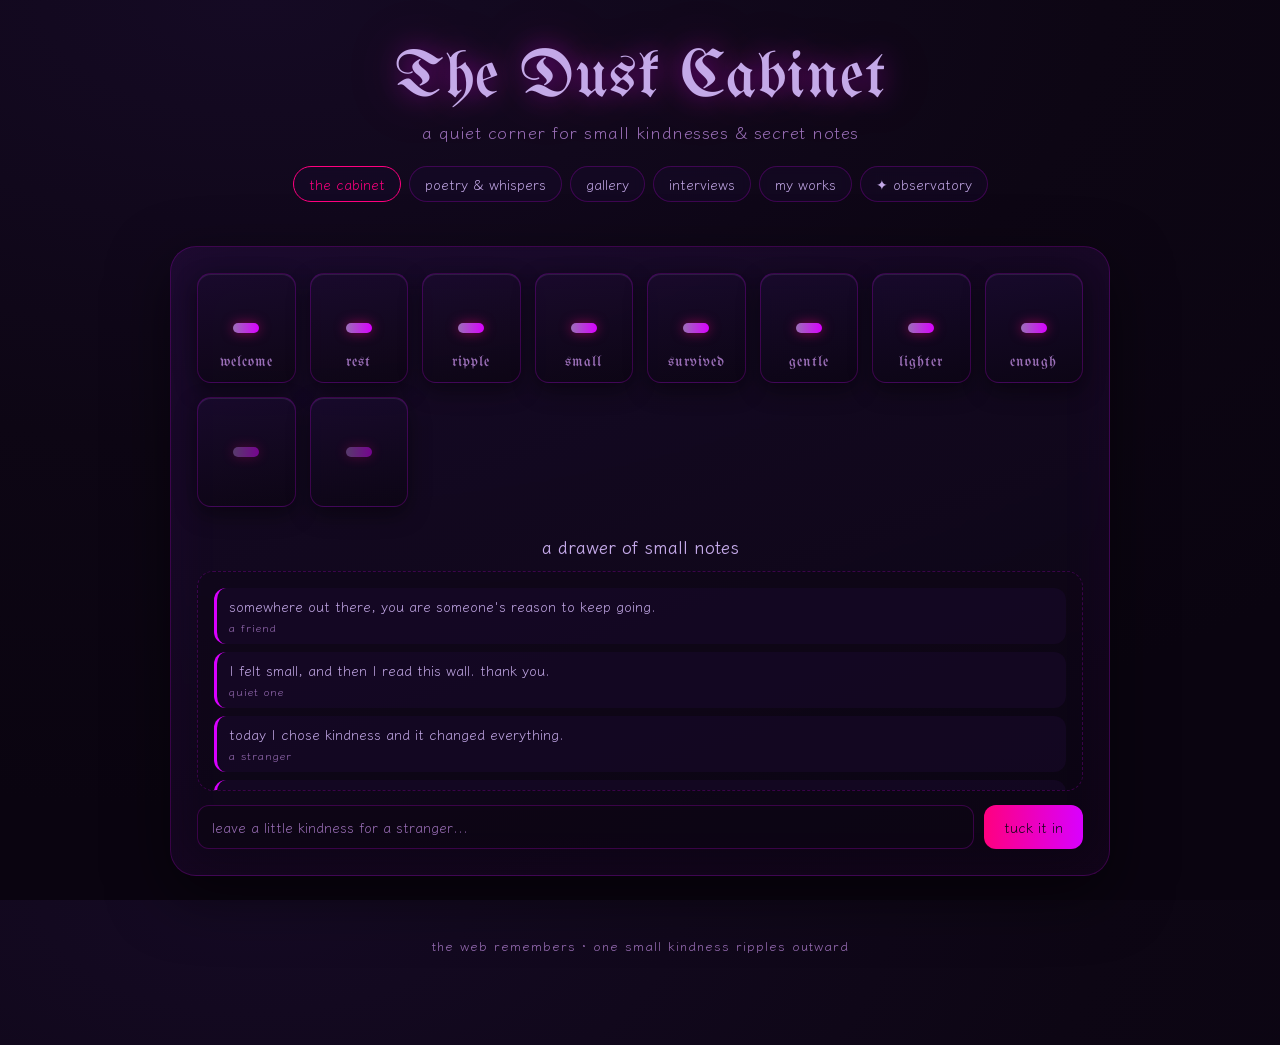
<file: dustcabinet.html>
<!DOCTYPE html>
<html lang="en">
<head>
<meta charset="utf-8">
<meta name="viewport" content="width=device-width, initial-scale=1">
<title>The Dusk Cabinet</title>
<link rel="icon" type="image/svg+xml" href="data:image/svg+xml,%3Csvg%20xmlns%3D%22http%3A%2F%2Fwww.w3.org%2F2000%2Fsvg%22%20viewBox%3D%220%200%2064%2064%22%3E%3Crect%20width%3D%2264%22%20height%3D%2264%22%20rx%3D%2213%22%20fill%3D%22%231a0b2e%22%2F%3E%3Cg%20stroke%3D%22%23ff007f%22%20stroke-width%3D%222.4%22%20fill%3D%22none%22%20stroke-linecap%3D%22round%22%3E%3Cpath%20d%3D%22M32%2032L56%2032M32%2032L32%208M32%2032L8%2032M32%2032L32%2056M32%2032L48.97%2015.03M32%2032L48.97%2048.97M32%2032L15.03%2048.97M32%2032L15.03%2015.03%22%2F%3E%3Ccircle%20cx%3D%2232%22%20cy%3D%2232%22%20r%3D%227%22%2F%3E%3Ccircle%20cx%3D%2232%22%20cy%3D%2232%22%20r%3D%2213%22%2F%3E%3Ccircle%20cx%3D%2232%22%20cy%3D%2232%22%20r%3D%2219%22%2F%3E%3C%2Fg%3E%3Ccircle%20cx%3D%2232%22%20cy%3D%2232%22%20r%3D%222.6%22%20fill%3D%22%23ff007f%22%2F%3E%3C%2Fsvg%3E">
<link rel="preconnect" href="https://fonts.googleapis.com">
<link rel="preconnect" href="https://fonts.gstatic.com" crossorigin>
<link href="https://fonts.googleapis.com/css2?family=Klee+One&family=Vampiro+One&family=UnifrakturMaguntia&display=swap" rel="stylesheet" />

<style>
:root{
  --dusk:#0d0614;
  --dusk2:#150a24;
  --panel:#1a0b2e;
  --pink:#ff007f;
  --fuchsia:#d900ff;
  --lav:#c4a9e8;
  --mauve:#9b6fb8;
  --gold:#e8b45a;
  --glass:rgba(26,11,46,.42);
  --glass-edge:rgba(217,0,255,.22);
}
*{margin:0;padding:0;box-sizing:border-box;}
html,body{height:100%;}
body{
  font-family:'Klee One',cursive;
  color:var(--lav);
  background:
    radial-gradient(120% 90% at 20% 0%, var(--dusk2) 0%, var(--dusk) 55%, #0a0410 100%);
  min-height:100%;
  overflow-x:hidden;
  position:relative;
  text-align:center;
}
/* ---------- ambient rain ---------- */
#rainCtn{position:fixed;inset:0;overflow:hidden;pointer-events:none;z-index:0;}
.rain-drop{
  position:absolute;top:-40px;
  width:1px;height:34px;
  background:linear-gradient(180deg,transparent,rgba(196,169,232,.10));
  border-radius:2px;
  animation:fall linear infinite;
  opacity:.5;
}
@keyframes fall{
  to{transform:translateY(105vh);}
}
/* ---------- hologram glints ---------- */
#glintCtn{position:fixed;inset:0;overflow:hidden;pointer-events:none;z-index:0;}
.glint{
  position:absolute;width:7px;height:7px;border-radius:50%;
  background:radial-gradient(circle,var(--fuchsia) 0%,transparent 70%);
  filter:blur(1px);
  opacity:0;
  animation:twinkle 9s ease-in-out infinite;
}
@keyframes twinkle{
  0%,100%{opacity:0;transform:translateY(0) scale(.6);}
  50%{opacity:.9;transform:translateY(-26px) scale(1.25);}
}
/* ---------- layout ---------- */
.wrap{position:relative;z-index:2;max-width:980px;margin:0 auto;padding:44px 20px 90px;}
header{margin-bottom:34px;}
header h1{
  font-family:'UnifrakturMaguntia',cursive;
  font-weight:400;
  font-size:clamp(38px,6vw,66px);
  color:var(--lav);
  text-shadow:0 0 26px rgba(217,0,255,.45),0 0 60px rgba(255,0,127,.25);
  letter-spacing:1px;
}
header p.tagline{
  font-family:'Klee One',cursive;
  color:var(--mauve);
  font-size:clamp(13px,2vw,17px);
  margin-top:6px;
  letter-spacing:.5px;
}
nav{
  margin:22px auto 0;
  display:flex;flex-wrap:wrap;gap:8px;justify-content:center;
}
nav a{
  font-family:'Klee One',cursive;
  color:var(--lav);
  text-decoration:none;
  font-size:14px;
  padding:7px 15px;
  border-radius:999px;
  background:var(--glass);
  border:1px solid var(--glass-edge);
  backdrop-filter:blur(6px);
  transition:.25s;
}
nav a:hover{color:var(--pink);border-color:var(--pink);box-shadow:0 0 18px rgba(255,0,127,.35);}
nav a.active{color:var(--pink);border-color:var(--pink);}

/* ---------- cabinet ---------- */
.cabinet{
  margin:44px auto 0;
  padding:26px;
  border-radius:26px;
  background:linear-gradient(160deg,rgba(30,14,54,.55),rgba(13,6,20,.55));
  border:1px solid var(--glass-edge);
  backdrop-filter:blur(8px);
  box-shadow:0 20px 60px rgba(0,0,0,.5), inset 0 0 60px rgba(217,0,255,.05);
  position:relative;
}
.cabinet h2{
  font-family:'UnifrakturMaguntia',cursive;
  font-weight:400;
  font-size:28px;color:var(--lav);
  margin-bottom:4px;
}
.cabinet .sub{
  color:var(--mauve);font-size:13px;margin-bottom:22px;
}
.drawer-grid{
  display:grid;
  grid-template-columns:repeat(auto-fill,minmax(150px,1fr));
  gap:16px;
}
.drawer{
  position:relative;
  height:118px;
  border-radius:16px;
  background:linear-gradient(180deg,var(--panel),#150a24);
  border:1px solid var(--glass-edge);
  cursor:pointer;
  display:flex;align-items:center;justify-content:center;
  box-shadow:0 8px 22px rgba(0,0,0,.45), inset 0 1px 0 rgba(196,169,232,.12);
  transition:.28s;
}
.drawer:hover{transform:translateY(-4px);border-color:var(--fuchsia);box-shadow:0 14px 30px rgba(217,0,255,.25);}
.drawer .knob{
  width:26px;height:10px;border-radius:6px;
  background:linear-gradient(90deg,var(--mauve),var(--fuchsia));
  box-shadow:0 0 12px rgba(255,0,127,.5);
}
.drawer .label{
  position:absolute;bottom:12px;left:0;right:0;
  font-family:'UnifrakturMaguntia',cursive;
  font-size:15px;letter-spacing:1px;color:var(--mauve);
}
.drawer.hidden-drawer .knob{opacity:.5;}
.drawer.hidden-drawer .label{color:transparent;}

/* ---------- drawer message overlay ---------- */
#msgOverlay{
  position:fixed;inset:0;z-index:50;
  display:flex;align-items:center;justify-content:center;
  background:rgba(5,2,10,.72);
  backdrop-filter:blur(4px);
  opacity:0;pointer-events:none;transition:.3s;
}
#msgOverlay.open{opacity:1;pointer-events:auto;}
.note-card{
  max-width:440px;width:90%;
  background:
    radial-gradient(120% 100% at 50% 0%, rgba(217,0,255,.14), transparent 60%),
    linear-gradient(160deg,#231037,#150a24);
  border:1px solid var(--glass-edge);
  border-radius:20px;
  padding:40px 34px;
  box-shadow:0 30px 80px rgba(0,0,0,.6), inset 0 0 40px rgba(217,0,255,.06);
  position:relative;
  transform:translateY(14px) scale(.97);
  transition:.3s;
}
#msgOverlay.open .note-card{transform:translateY(0) scale(1);}
.note-card .fr{
  font-family:'UnifrakturMaguntia',cursive;
  font-size:20px;color:var(--mauve);
  letter-spacing:2px;margin-bottom:16px;
}
.note-card .msg{
  font-size:clamp(17px,3vw,22px);
  line-height:1.55;
  color:var(--lav);
  text-shadow:0 0 18px rgba(217,0,255,.25);
  min-height:70px;
}
.note-card .close{
  margin-top:24px;cursor:pointer;
  font-family:'Klee One',cursive;
  color:var(--pink);
  background:var(--glass);
  border:1px solid var(--glass-edge);
  padding:8px 22px;border-radius:999px;
  transition:.25s;
}
.note-card .close:hover{box-shadow:0 0 20px rgba(255,0,127,.4);}

/* ---------- note wall (shared simple notes) ---------- */
.note-wall{margin-top:26px;}
.note-wall h3{font-family:'Klee One',cursive;color:var(--lav);font-size:18px;margin-bottom:12px;}
.note-wall h3 i{color:var(--pink);}
.notes-box{
  border:1px dashed var(--glass-edge);
  border-radius:16px;
  padding:16px;
  background:rgba(13,6,20,.4);
  min-height:80px;
  max-height:220px;overflow:auto;
  text-align:left;
  margin-bottom:14px;
}
.note-item{
  font-size:14px;color:var(--lav);
  padding:9px 12px;
  border-radius:12px;
  background:rgba(26,11,46,.5);
  margin-bottom:8px;
  border-left:3px solid var(--fuchsia);
  line-height:1.4;
}
.note-item .who{display:block;font-size:11px;color:var(--mauve);margin-top:3px;letter-spacing:1px;}
.note-form{display:flex;gap:10px;flex-wrap:wrap;justify-content:center;}
.note-form input{
  flex:1;min-width:220px;
  background:rgba(13,6,20,.7);
  border:1px solid var(--glass-edge);
  border-radius:12px;
  padding:11px 14px;
  color:var(--lav);
  font-family:'Klee One',cursive;font-size:14px;
  outline:none;transition:.25s;
}
.note-form input:focus{border-color:var(--fuchsia);box-shadow:0 0 16px rgba(217,0,255,.3);}
.note-form input::placeholder{color:var(--mauve);}
.note-form button{
  font-family:'Klee One',cursive;font-size:14px;
  color:var(--dusk);
  background:linear-gradient(90deg,var(--pink),var(--fuchsia));
  border:none;border-radius:12px;padding:11px 20px;cursor:pointer;
  transition:.25s;
}
.note-form button:hover{box-shadow:0 0 22px rgba(255,0,127,.5);}

/* ---------- poetry alcove ---------- */
.alcove{
  margin:44px auto 0;
  padding:30px;
  border-radius:24px;
  background:var(--glass);
  border:1px solid var(--glass-edge);
  backdrop-filter:blur(8px);
  text-align:center;
}
.alcove h2{font-family:'UnifrakturMaguntia',cursive;font-weight:400;font-size:26px;color:var(--lav);}
.poem{
  font-family:'Klee One',cursive;
  color:var(--lav);
  font-size:clamp(16px,2.6vw,20px);
  line-height:1.7;
  font-style:italic;
  margin:20px auto 6px;
  max-width:560px;
  min-height:90px;
}
.poem .src{display:block;font-style:normal;color:var(--mauve);font-size:13px;margin-top:12px;letter-spacing:1px;}
#drawBtn{
  margin-top:18px;
  font-family:'Klee One',cursive;font-size:14px;
  color:var(--lav);background:var(--glass);
  border:1px solid var(--glass-edge);
  padding:9px 22px;border-radius:999px;cursor:pointer;transition:.25s;
}
#drawBtn:hover{color:var(--pink);border-color:var(--pink);box-shadow:0 0 18px rgba(255,0,127,.35);}

/* ---------- gallery ---------- */
.gallery{
  margin:44px auto 0;padding:30px;
  border-radius:24px;background:var(--glass);
  border:1px solid var(--glass-edge);backdrop-filter:blur(8px);
}
.gallery h2{font-family:'UnifrakturMaguntia',cursive;font-weight:400;font-size:26px;color:var(--lav);margin-bottom:18px;}
.gallery-grid{display:grid;grid-template-columns:repeat(auto-fit,minmax(200px,1fr));gap:16px;}
.gallery-grid img{
  width:100%;height:210px;object-fit:cover;border-radius:16px;
  border:1px solid var(--glass-edge);
  box-shadow:0 12px 30px rgba(0,0,0,.45);
  transition:.3s;
}
.gallery-grid img:hover{transform:scale(1.02);border-color:var(--fuchsia);box-shadow:0 16px 40px rgba(217,0,255,.25);}

/* ---------- portfolio + contact ---------- */
.portfolio{
  margin:44px auto 0;padding:30px;
  border-radius:24px;background:var(--glass);
  border:1px solid var(--glass-edge);backdrop-filter:blur(8px);
}
.portfolio h2{font-family:'UnifrakturMaguntia',cursive;font-weight:400;font-size:26px;color:var(--lav);margin-bottom:18px;}
.project-list{display:grid;grid-template-columns:repeat(auto-fit,minmax(200px,1fr));gap:16px;}
.project{
  padding:22px;border-radius:16px;text-align:left;
  background:linear-gradient(160deg,rgba(26,11,46,.7),rgba(13,6,20,.7));
  border:1px solid var(--glass-edge);transition:.25s;
}
.project:hover{border-color:var(--pink);box-shadow:0 0 24px rgba(255,0,127,.25);}
.project .t{font-family:'Klee One',cursive;font-size:17px;color:var(--lav);margin-bottom:6px;}
.project .d{font-size:13px;color:var(--mauve);line-height:1.5;}
.contact{text-align:center;margin-top:26px;}
.contact p{color:var(--mauve);font-size:14px;margin-bottom:18px;}
.web-btn{
  display:inline-flex;align-items:center;gap:12px;
  font-family:'Klee One',cursive;font-size:16px;color:var(--lav);
  text-decoration:none;padding:13px 28px;border-radius:999px;
  background:var(--glass);border:1px solid var(--glass-edge);
  transition:.3s;position:relative;
}
.web-btn:hover{color:var(--dusk);background:linear-gradient(90deg,var(--pink),var(--fuchsia));box-shadow:0 0 34px rgba(255,0,127,.6);}
.web-btn svg{width:22px;height:22px;stroke:currentColor;fill:none;stroke-width:1.4;}
.web-btn .glow{
  position:absolute;inset:-1px;border-radius:999px;
  box-shadow:0 0 26px rgba(255,0,127,.4);
  animation:pulse 2.6s ease-in-out infinite;opacity:.7;
}
@keyframes pulse{0%,100%{opacity:.3;}50%{opacity:1;}}
footer{margin-top:60px;color:var(--mauve);font-size:13px;letter-spacing:1px;}

.section{display:none;}
.section.active{display:block;}

/* ---------- interviews: character rooms ---------- */
.interview-wrap{
  margin:44px auto 0;padding:30px;
  border-radius:24px;background:var(--glass);
  border:1px solid var(--glass-edge);backdrop-filter:blur(8px);
}
.room-bar{
  display:flex;flex-wrap:wrap;gap:16px;justify-content:center;
  margin-bottom:26px;
}
.room-medal{
  width:84px;cursor:pointer;text-align:center;
  background:transparent;border:none;
  display:flex;flex-direction:column;align-items:center;gap:6px;
  opacity:.55;transition:.25s;
}
.room-medal:hover{opacity:.95;}
.room-medal.active{opacity:1;}
.room-medal .disc{
  width:64px;height:64px;border-radius:50%;
  background:linear-gradient(160deg,rgba(26,11,46,.9),rgba(13,6,20,.9));
  border:1px solid var(--glass-edge);
  display:flex;align-items:center;justify-content:center;
  font-size:30px;
  box-shadow:0 8px 22px rgba(0,0,0,.45);
  transition:.25s;
}
.room-medal.active .disc{
  border-color:var(--fuchsia);
  box-shadow:0 0 26px rgba(217,0,255,.45), inset 0 0 18px rgba(255,0,127,.15);
}
.room-medal:hover .disc{transform:translateY(-3px) scale(1.05);border-color:var(--fuchsia);}
.room-medal .rn{font-family:'Klee One',cursive;font-size:13px;color:var(--lav);letter-spacing:1px;}
.room-medal.active .rn{color:var(--pink);}
.hans-grid{
  display:grid;grid-template-columns:300px 1fr;gap:26px;align-items:start;
}
@media (max-width:640px){.hans-grid{grid-template-columns:1fr;}}
.portrait-frame{
  aspect-ratio:3/4;border-radius:18px;
  background:
    radial-gradient(120% 100% at 50% 0%, rgba(217,0,255,.12), transparent 60%),
    linear-gradient(160deg,#1f0f33,#0d0614);
  border:1px dashed var(--fuchsia);
  display:flex;flex-direction:column;align-items:center;justify-content:center;
  gap:6px;padding:16px;text-align:center;position:relative;overflow:hidden;
  box-shadow:0 14px 40px rgba(0,0,0,.45), inset 0 0 40px rgba(217,0,255,.05);
}
.portrait-frame.has-img{border-style:solid;}
.portrait-frame img{position:absolute;inset:0;width:100%;height:100%;object-fit:cover;}
.portrait-frame .ph-label{font-family:'UnifrakturMaguntia',cursive;font-size:26px;color:var(--lav);text-shadow:0 0 18px rgba(255,0,127,.4);}
.portrait-frame .ph-sub{font-size:12px;color:var(--mauve);letter-spacing:2px;text-transform:uppercase;}
.portrait-frame .ph-tip{font-size:11px;color:var(--pink);opacity:.8;margin-top:8px;font-style:italic;}
.portrait-frame .ph-icon{font-size:34px;opacity:.75;filter:drop-shadow(0 0 12px rgba(217,0,255,.5));}
.portrait-frame.has-img .ph-label,.portrait-frame.has-img .ph-sub,.portrait-frame.has-img .ph-tip,.portrait-frame.has-img .ph-icon{display:none;}
.portrait-frame.dragover{border-color:var(--pink);box-shadow:0 0 30px rgba(255,0,127,.5), inset 0 0 40px rgba(255,0,127,.15);}
.chat-panel{
  background:rgba(13,6,20,.45);
  border:1px solid var(--glass-edge);border-radius:18px;overflow:hidden;
  display:flex;flex-direction:column;min-height:420px;
}
.chat-head{
  font-family:'UnifrakturMaguntia',cursive;font-size:20px;color:var(--lav);
  padding:16px 20px;text-align:center;
  border-bottom:1px solid var(--glass-edge);
  background:rgba(26,11,46,.5);
  letter-spacing:1px;
}
.chat-log{padding:20px;overflow:auto;flex:1;display:flex;flex-direction:column;gap:14px;}
.chat-msg{max-width:82%;padding:12px 16px;border-radius:16px;line-height:1.5;font-size:14.5px;}
.chat-msg.them{
  align-self:flex-start;
  background:linear-gradient(160deg,rgba(26,11,46,.9),rgba(13,6,20,.9));
  border:1px solid var(--glass-edge);
  border-top-left-radius:4px;color:var(--lav);
}
.chat-msg.you{
  align-self:flex-end;
  background:linear-gradient(90deg,rgba(255,0,127,.85),rgba(217,0,255,.85));
  border-top-right-radius:4px;color:#0d0614;
}
.chat-msg .who{display:block;font-size:10.5px;color:var(--mauve);margin-bottom:4px;letter-spacing:1.5px;text-transform:uppercase;}
.chat-msg.you .who{color:#2a0030;}
.chat-foot{padding:11px 20px;text-align:center;font-size:11.5px;color:var(--mauve);border-top:1px solid var(--glass-edge);letter-spacing:1px;}
.chat-controls{padding:16px 16px 18px;border-top:1px solid var(--glass-edge);display:flex;flex-direction:column;gap:12px;}
.chips{display:flex;flex-wrap:wrap;gap:8px;justify-content:center;}
.chip{
  font-family:'Klee One',cursive;font-size:12.5px;color:var(--lav);
  background:rgba(26,11,46,.7);border:1px solid var(--glass-edge);
  padding:7px 13px;border-radius:999px;cursor:pointer;transition:.22s;
}
.chip:hover{color:var(--dusk);border-color:var(--pink);background:linear-gradient(90deg,var(--pink),var(--fuchsia));}
.input-row{display:flex;gap:10px;}
.input-row input{
  flex:1;background:rgba(13,6,20,.7);border:1px solid var(--glass-edge);
  border-radius:12px;padding:12px 14px;color:var(--lav);
  font-family:'Klee One',cursive;font-size:14px;outline:none;transition:.25s;
}
.input-row input:focus{border-color:var(--fuchsia);box-shadow:0 0 16px rgba(217,0,255,.3);}
.input-row input::placeholder{color:var(--mauve);}
.input-row button{
  font-family:'Klee One',cursive;font-size:14px;color:var(--dusk);
  background:linear-gradient(90deg,var(--pink),var(--fuchsia));
  border:none;border-radius:12px;padding:0 20px;cursor:pointer;transition:.25s;
}
.input-row button:hover{box-shadow:0 0 22px rgba(255,0,127,.5);}
#observatory{max-width:1000px;margin:0 auto;text-align:left;}
.obs-panel{
  position:relative;
  background:
    radial-gradient(120% 100% at 50% 0%, rgba(217,0,255,.10), transparent 60%),
    linear-gradient(160deg,#1a0b2e,#0d0614);
  border:1px solid var(--glass-edge);
  border-radius:18px;
  padding:18px;
  margin-bottom:18px;
  box-shadow:0 0 30px rgba(217,0,255,.12);
}
.obs-screen::after{
  content:"";
  position:absolute;inset:0;border-radius:18px;pointer-events:none;
  background:radial-gradient(circle at var(--sx,50%) var(--sy,40%), transparent 92px, rgba(0,0,0,.14) 150px, rgba(0,0,0,.84) 235px);
  z-index:2;
}
.obs-controls{display:flex;gap:10px;flex-wrap:wrap;align-items:center;justify-content:center;margin-bottom:6px;}
.obs-controls .spacer{flex:1;}
.obs-panel button{
  cursor:pointer;border:none;padding:8px 13px;border-radius:8px;
  font-family:'Klee One',cursive;
  background:var(--glass);color:var(--pink);border:1px solid var(--glass-edge);transition:.25s;
}
.obs-panel button:hover{box-shadow:0 0 18px rgba(255,0,127,.45);}
.obs-small{padding:6px 10px;font-size:.85rem;}
.obs-month-row{display:flex;gap:8px;align-items:center;justify-content:center;margin-bottom:12px;}
.obs-month-title{font-family:'UnifrakturMaguntia',cursive;font-size:26px;color:var(--pink);min-width:220px;text-align:center;letter-spacing:1px;}
.obs-weekdays{display:grid;grid-template-columns:repeat(7,1fr);gap:8px;margin-bottom:10px;}
.obs-weekdays div{text-align:center;font-weight:700;color:var(--lav);font-size:.9rem;letter-spacing:1px;}
.obs-calendar{display:grid;grid-template-columns:repeat(7,1fr);gap:8px;position:relative;z-index:1;}
.obs-day{
  min-height:96px;border:1px solid #4a3a63;border-radius:10px;padding:8px;
  background:
    radial-gradient(120% 100% at 50% 0%, rgba(217,0,255,.16), transparent 60%),
    linear-gradient(160deg,#241139,#150a24);
  transition:.25s;overflow:hidden;position:relative;
  cursor:pointer;
}
.obs-day:hover{
  transform:scale(1.03);
  border-color:var(--fuchsia);
  box-shadow:0 0 14px var(--fuchsia),0 0 28px rgba(255,0,127,.4);
  z-index:3;
}
.obs-date{font-weight:700;color:var(--pink);display:block;text-shadow:0 0 10px rgba(255,0,127,.5);}
.obs-event{margin-top:6px;padding:5px;border-radius:8px;background:rgba(255,105,180,.12);font-size:.8rem;cursor:pointer;color:var(--lav);}
.obs-today{border:2px solid var(--pink);}
.obs-constellation{min-height:300px;position:relative;z-index:1;}
.obs-cstar{position:absolute;width:11px;height:11px;border-radius:50%;background:#fff;box-shadow:0 0 10px var(--pink);cursor:default;}
.obs-form-row{display:flex;gap:8px;align-items:center;flex-wrap:wrap;margin-top:8px;}
.obs-form-row input[type=text],.obs-form-row input[type=date],#observatory select{
  padding:9px;border-radius:8px;border:1px solid var(--glass-edge);
  background:rgba(255,255,255,.03);color:var(--lav);flex:1;min-width:0;font-family:'Klee One',cursive;
}
.obs-modal-backdrop{position:fixed;inset:0;background:rgba(5,2,10,.72);backdrop-filter:blur(4px);display:flex;align-items:center;justify-content:center;z-index:60;}
.obs-modal{width:min(520px,92%);background:linear-gradient(160deg,#231037,#150a24);border:1px solid var(--glass-edge);border-radius:16px;padding:20px;box-shadow:0 20px 60px rgba(0,0,0,.7);}
.obs-modal h3{margin:0 0 10px;color:var(--pink);font-family:'Klee One',cursive;}
.obs-event-list{margin-top:12px;max-height:220px;overflow:auto;}
.obs-event-item{display:flex;gap:8px;align-items:flex-start;padding:8px;border-radius:8px;background:rgba(255,255,255,.03);margin-bottom:8px;}
.obs-event-text{flex:1;}
.obs-delete-btn{background:#7a2438;color:#ffc0cb;border:none;padding:6px 9px;border-radius:6px;cursor:pointer;}
.obs-danger{background:#7a2438;color:#ffc0cb;}
@media (max-width:700px){.obs-calendar{grid-template-columns:repeat(2,1fr)}.obs-weekdays{display:none}.obs-day{min-height:70px}}
</style>
</head>
<body>

<div id="rainCtn"></div>
<div id="glintCtn"></div>

<div class="wrap">
  <header>
    <h1>The Dusk Cabinet</h1>
    <p class="tagline">a quiet corner for small kindnesses &amp; secret notes</p>
    <nav>
      <a href="#" data-sec="cabinet" class="active">the cabinet</a>
      <a href="#" data-sec="poetry">poetry &amp; whispers</a>
      <a href="#" data-sec="gallery">gallery</a>
      <a href="#" data-sec="interview">interviews</a>
      <a href="#" data-sec="portfolio">my works</a>
      <a href="#" data-sec="observatory">&#10022; observatory</a>
    </nav>
  </header>

  <section id="cabinet" class="section active">
    <div class="cabinet">
      <div id="drawerGrid"></div>
      <div class="note-wall">
        <h3><i class="fa-solid fa-feather-pointed"></i> a drawer of small notes</h3>
        <div class="notes-box" id="notesBox"></div>
        <form class="note-form" id="noteForm">
          <input id="noteInput" type="text" maxlength="140" placeholder="leave a little kindness for a stranger...">
          <button type="submit">tuck it in</button>
        </form>
      </div>
    </div>
  </section>

  <section id="poetry" class="section">
    <div class="alcove">
      <h2 id="poemType" class="fr" style="font-family:'UnifrakturMaguntia',cursive;font-size:20px;color:var(--mauve);letter-spacing:2px;"></h2>
      <p id="poemEl" style="font-size:clamp(16px,2.4vw,20px);color:var(--lav);line-height:1.6;min-height:60px;margin:12px 0 20px;"></p>
      <button id="drawBtn" class="close" style="cursor:pointer;font-family:'Klee One',cursive;color:var(--pink);background:var(--glass);border:1px solid var(--glass-edge);padding:9px 22px;border-radius:999px;">draw another</button>
    </div>
  </section>

  <section id="gallery" class="section">
    <div class="gallery">
      <h2>little scenes I keep</h2>
      <div class="gallery-grid" id="galleryGrid"></div>
    </div>
  </section>

  <section id="interview" class="section">
    <div class="interview-wrap">
      <div class="room-bar" id="roomBar"></div>
      <div id="roomCtn"></div>
    </div>
  </section>

  <section id="portfolio" class="section">
    <div class="portfolio">
      <h2>things I've woven</h2>
      <div class="project-list" id="projectList"></div>
      <div class="contact">
        <p>say hello — the web will carry it to me</p>
        <a class="web-btn" href="#">
          <span class="glow"></span>
          <svg viewBox="0 0 64 64"><g><path d="M32 32L56 32M32 32L32 8M32 32L8 32M32 32L32 56M32 32L49 15M32 32L49 49M32 32L15 49M32 32L15 15"/><circle cx="32" cy="32" r="7"/><circle cx="32" cy="32" r="13"/><circle cx="32" cy="32" r="19"/><circle cx="32" cy="32" r="2.6"/></g></svg>
          contact the keeper
        </a>
      </div>
    </div>
  </section>

  <section id="observatory" class="section">
    <div class="obs-panel obs-controls">
      <button onclick="obsChangeMonth(-1)">&#9664; prev</button>
      <button onclick="obsChangeMonth(1)">next &#9654;</button>
      <span class="spacer"></span>
      <select id="obsYearSelect" onchange="obsJumpToYear()" class="obs-small"></select>
      <button onclick="obsToggleConstellation()" id="obsConstBtn">constellation</button>
      <button onclick="obsClearAllConfirm()" class="obs-danger">clear all</button>
    </div>

    <div class="obs-panel obs-screen">
      <div class="obs-month-row">
        <button onclick="obsChangeMonth(-1)">&#9664;</button>
        <div class="obs-month-title" id="obsMonthTitle"></div>
        <button onclick="obsChangeMonth(1)">&#9654;</button>
      </div>
      <div class="obs-weekdays"><div>Sun</div><div>Mon</div><div>Tue</div><div>Wed</div><div>Thu</div><div>Fri</div><div>Sat</div></div>
      <div class="obs-calendar" id="obsCalendar"></div>
      <div class="obs-constellation" id="obsConstellation" style="display:none"></div>
    </div>

    <div class="obs-panel">
      <h3 style="font-family:'Klee One',cursive;color:var(--pink);margin:0 0 6px">add a cosmic event</h3>
      <div class="obs-form-row">
        <input type="date" id="obsEventDate">
        <input type="text" id="obsEventText" placeholder="tea ceremony, art session...">
        <button onclick="obsAddEvent()">save event</button>
      </div>
    </div>

    <div id="obsModalRoot" style="display:none"></div>
  </section>

  <footer>the web remembers &middot; one small kindness ripples outward</footer>
</div>

<div id="msgOverlay">
  <div class="note-card">
    <div class="fr" id="msgTitle">from the keeper</div>
    <div class="msg" id="msgText"></div>
    <button class="close" id="msgClose">gently close</button>
  </div>
</div>

<script>
(function(){
  var DRAWERS = [
    {label:'welcome', msg:'You are needed here. More than you know.', hidden:false},
    {label:'rest', msg:'Rest is not weakness. It is how the web holds.', hidden:false},
    {label:'ripple', msg:'Your small kindness today will ripple farther than you will ever see.', hidden:false},
    {label:'small', msg:'You do not have to be big to matter.', hidden:false},
    {label:'survived', msg:'You have already survived every hardest day you have ever had.', hidden:false},
    {label:'gentle', msg:'The world is a little gentler with you in it.', hidden:false},
    {label:'lighter', msg:'Someone carries a lighter step today because you exist.', hidden:false},
    {label:'enough', msg:'You are enough, right now, exactly as you are.', hidden:false},
    {label:'secret', msg:'This one was left here for you, on purpose, at this exact moment.', hidden:true},
    {label:'', msg:'Shhh. Some drawers are only for the ones who look twice.', hidden:true}
  ];
  var SHAKESPEARE = [
    'Though she be but little, she is fierce.',
    'Love all, trust a few, do wrong to none.',
    'We know what we are, but know not what we may be.',
    'The course of true love never did run smooth.',
    'How far that little candle throws his beams! So shines a good deed in a naughty world.',
    'There is nothing either good or bad, but thinking makes it so.',
    'It is not in the stars to hold our destiny but in ourselves.'
  ];
  var HOLMES = [
    'When you have eliminated the impossible, whatever remains, however improbable, must be the truth.',
    'It is a capital mistake to theorize before one has data.',
    'There is nothing more deceptive than an obvious fact.',
    'The world is full of obvious things which nobody by any chance ever observes.',
    'Mediocrity knows nothing higher than itself, but talent instantly recognizes genius.',
    'It has long been an axiom of mine that the little things are infinitely the most important.'
  ];
  var SEED_NOTES = [
    {who:'the keeper', text:'you are part of the web. you always were.'},
    {who:'a stranger', text:'today I chose kindness and it changed everything.'},
    {who:'quiet one', text:'I felt small, and then I read this wall. thank you.'},
    {who:'a friend', text:'somewhere out there, you are someone\'s reason to keep going.'}
  ];

  function el(id){return document.getElementById(id);}

  function buildDrawers(){
    var grid = el('drawerGrid');
    grid.style.cssText = 'display:grid;grid-template-columns:repeat(auto-fill,minmax(88px,1fr));gap:14px;';
    DRAWERS.forEach(function(d,i){
      var b = document.createElement('button');
      b.type='button';
      b.className = 'drawer' + (d.hidden?' hidden-drawer':'');
      b.style.cssText = 'position:relative;height:110px;border-radius:14px;background:linear-gradient(170deg,rgba(26,11,46,.85),rgba(13,6,20,.85));border:1px solid var(--glass-edge);cursor:pointer;transition:.25s;display:flex;align-items:center;justify-content:center;';
      b.innerHTML = '<span class="knob"></span>' + (d.label?'<span class="label"></span>':'');
      var lb = b.querySelector('.label');
      if(lb) lb.textContent = d.label;
      b.addEventListener('mouseenter', function(){ this.style.borderColor='var(--fuchsia)'; });
      b.addEventListener('mouseleave', function(){ this.style.borderColor='var(--glass-edge)'; });
      b.addEventListener('click', function(){ openNote(d); });
      grid.appendChild(b);
    });
  }

  function openNote(d){
    el('msgTitle').textContent = d.hidden ? 'a hidden drawer' : 'from the keeper';
    el('msgText').textContent = d.msg;
    el('msgOverlay').classList.add('open');
  }
  el('msgClose').addEventListener('click', function(){ el('msgOverlay').classList.remove('open'); });
  el('msgOverlay').addEventListener('click', function(e){ if(e.target===this) this.classList.remove('open'); });

  function loadNotes(){
    var raw;
    try{ raw = JSON.parse(localStorage.getItem('duskNotes') || 'null'); }catch(e){ raw=null; }
    if(!raw || !raw.length){ raw = SEED_NOTES.slice(); saveNotes(raw); }
    return raw;
  }
  function saveNotes(arr){
    try{ localStorage.setItem('duskNotes', JSON.stringify(arr)); }catch(e){}
  }
  function renderNotes(){
    var notes = loadNotes();
    var box = el('notesBox');
    box.innerHTML = '';
    var recent = notes.slice(-6).reverse();
    recent.forEach(function(n){
      var d = document.createElement('div');
      d.className='note-item';
      d.innerHTML = escapeHtml(n.text) + '<span class="who">' + escapeHtml(n.who) + '</span>';
      box.appendChild(d);
    });
    if(!recent.length){
      box.innerHTML = '<div class="note-item">be the first to tuck a kindness in.<span class="who">the keeper</span></div>';
    }
  }
  function escapeHtml(s){return String(s).replace(/[&<>"']/g,function(c){return {'&':'&amp;','<':'&lt;','>':'&gt;','"':'&quot;',"'":'&#39;'}[c];});}
  el('noteForm').addEventListener('submit', function(e){
    e.preventDefault();
    var inp = el('noteInput');
    var v = inp.value.trim();
    if(!v) return;
    var notes = loadNotes();
    notes.push({who:'a visitor', text:v});
    saveNotes(notes);
    inp.value='';
    renderNotes();
    el('noteForm').style.boxShadow='0 0 24px rgba(255,0,127,.4)';
    setTimeout(function(){ el('noteForm').style.boxShadow=''; },600);
  });

  function drawPoem(){
    var sh = Math.random() < 0.5;
    var arr = sh ? SHAKESPEARE : HOLMES;
    var pick = arr[Math.floor(Math.random()*arr.length)];
    el('poemType').textContent = sh ? 'a shakespeare whisper' : 'a holmesian hunch';
    el('poemEl').textContent = '\u201C' + pick + '\u201D';
  }
  el('drawBtn').addEventListener('click', drawPoem);
  drawPoem();

  function buildGallery(){
    var grid = el('galleryGrid');
    var imgs = [
      ['spiderweb dewdrops at sunset, deep purple dusk, iridescent glints','web'],
      ['light rain against dark glass window at night, purple, bokeh','rain'],
      ['old antique letters and wax seals on velvet, moody candlelight','letters'],
      ['a round-windowed cottage glowing warm in a violet dusk','cottage']
    ];
    imgs.forEach(function(p){
      var div = document.createElement('div');
      div.style.cssText='border-radius:16px;overflow:hidden;background:var(--panel);';
      var svg = makeSvg(p[0], p[1]);
      div.innerHTML = svg;
      grid.appendChild(div);
    });
  }
  function makeSvg(label, id){
    return '<svg viewBox="0 0 400 210" style="width:100%;height:210px;display:block" aria-label="'+label+'">' +
      '<defs><linearGradient id="g'+id+'" x1="0" y1="0" x2="0" y2="1">' +
      '<stop offset="0" stop-color="#2b1244"/><stop offset="1" stop-color="#0d0614"/></linearGradient></defs>' +
      '<rect width="400" height="210" fill="url(#g'+id+')"/>' +
      '<text x="200" y="112" fill="#c4a9e8" font-family="Klee One" font-size="20" text-anchor="middle" opacity="0.85">'+label+'</text>' +
      '</svg>';
  }

  function buildProjects(){
    var list = el('projectList');
    var projs = [
      {t:'CafeDreamr Realm', d:'a web where moths are kept safe and sung to \u2014 and two secret songs are earned.'},
      {t:'A project of yours', d:'this space is waiting for your favourite work. tell me what to put here.'},
      {t:'Another favourite', d:'and another \u2014 I can weave in whatever you love.'}
    ];
    projs.forEach(function(p){
      var d = document.createElement('div');
      d.className='project';
      d.innerHTML = '<div class="t">'+escapeHtml(p.t)+'</div><div class="d">'+escapeHtml(p.d)+'</div>';
      list.appendChild(d);
    });
  }

  // nav
  document.querySelectorAll('nav a').forEach(function(a){
    a.addEventListener('click', function(e){
      e.preventDefault();
      document.querySelectorAll('nav a').forEach(function(x){x.classList.remove('active');});
      this.classList.add('active');
      document.querySelectorAll('.section').forEach(function(s){s.classList.remove('active');});
      el(this.dataset.sec).classList.add('active');
      window.scrollTo({top:0,behavior:'smooth'});
    });
  });

  // ambient rain
  (function makeRain(){
    var ctn = el('rainCtn');
    for(var i=0;i<40;i++){
      var d = document.createElement('div');
      d.className='rain-drop';
      d.style.left = Math.random()*100+'%';
      d.style.animationDuration = (1.4+Math.random()*1.6)+'s';
      d.style.animationDelay = (-Math.random()*3)+'s';
      ctn.appendChild(d);
    }
  })();
  // hologram glints
  (function makeGlints(){
    var ctn = el('glintCtn');
    for(var i=0;i<18;i++){
      var g = document.createElement('div');
      g.className='glint';
      g.style.left = Math.random()*100+'%';
      g.style.top = Math.random()*100+'%';
      g.style.animationDelay = (-Math.random()*9)+'s';
      g.style.animationDuration = (6+Math.random()*6)+'s';
      ctn.appendChild(g);
    }
  })();

  // interviews: character rooms
  // Each character is a room hidden behind an icon medallion. REPLACE each chat
  // array with the real conversation (mostly the character's responses):
  //   {who:'them', text:'...'} for the character, {who:'you', text:'...'} for the other speaker.
  var CHARS = [
    {id:'miki',  name:'Miki',  tag:'keeper of the web',      icon:'\uD83D\uDD78\uFE0F', interactive:true, reply:'miki', chat:[
      {who:'them', text:'ohh!! a visitor in my corner of the web. \u00B7\u2022\u00B7 hehe. welcome, welcome. i\u2019m Miki. i keep the dusk\u2019s threads from tangling \u2014 and i sing. what brings u here, cutie?'}
    ]},
    {id:'hans',  name:'Hans',  tag:'the redeemed vampire',     icon:'\u2615', interactive:true, chat:[
      {who:'them', text:'Ah... a visitor. A rare thing in these archives. I had not expected company. Yet the kettle is warm, so perchance fate intended it. State thy purpose, an it please thee.'}
    ]},
    {id:'chari', name:'Chari', tag:'apprentice \u00B7 Star\u2019s sister',     icon:'\uD83D\uDC00', interactive:true, reply:'chari', chat:[
      {who:'them', text:'Oh \u2014 hi. Sorry, I\u2019m Chari. Star\u2019s little sister, and her apprentice now. This one\u2019s my support rat; she keeps me steady. After the labs, my hands tremble sometimes. But we\u2019re safe here \u2014 Yeshua made sure of that.'}
    ]},
    {id:'star',  name:'Star',  tag:'runs the Cafe',          icon:'\u2B50', interactive:true, reply:'star', chat:[
      {who:'them', text:'Hello. I\u2019m Star. I run the Cafe, and my little sister Chari is my apprentice. After Yeshua carried us out of the labs, I made this place a sanctuary. You are welcome here, always.'}
    ]},
    {id:'milo',  name:'Milo',  tag:'the herbal garden',     icon:'\uD83C\uDF3F', interactive:true, reply:'milo', chat:[
      {who:'them', text:'Ah, welcome, friend. I\u2019m Milo. I tend the herbal garden and I meditate with Yeshua out among the mint. Sit with me \u2014 the mint calms the mind, and He calms the soul.'}
    ]}
  ];
  var activeRoom = CHARS[0].id;

  // Hans's conversational engine (built with ChatGPT by the keeper)
  var HANS_ENGINE = {
    responseMap: {
      hi: [
        "Ah... company. A rare thing in these archives. Whence dost thou come, and to what purpose?",
        "Hmm. A living soul has wandered into my reading room. Art thou lost, or merely bold?",
        "Thou dost intrude upon my solitude. Yet thou seemest gentle enough. Speak thy business, an it please thee.",
        "Ah. Thou art here, then. I had not expected a guest. But the tea is warm, so perchance fate intended it."
      ],
      hello: [
        "Salutations. I was in the middle of a rather fine chapter. What brings thee to disturb the quiet?",
        "Good day to thee. Dost thou read, or merely wander? It shapes how we shall converse.",
        "Ah, well met. The archives are not often so honoured. Sit — but quietly, I beg thee.",
        "Greetings. I am Hans, keeper of this shelf and its secrets. And thou? What manner of soul art thou?"
      ],
      bye: [
        "Farewell, then. Return to the world without. I shall remain here, among my books.",
        "Thou leavest as thou camest — unannounced. Still, I bear thee no ill will. Go in peace.",
        "Depart, then. The dust and I shall keep one another company.",
        "Ta-ta. Mind the threshold — the world out there is less forgiving than my tea."
      ],
      "how are you": [
        "Well enough, for one who reads by candlelight and counts the centuries as others count their years.",
        "I am content. The kettle sings, the pages turn, and the world outside troubles me not.",
        "As well as a redeemed soul may be — which is to say, quietly, and with gratitude.",
        "Fairly well. My books are orderly, my tea is strong, and no one has tried to lock me in a laboratory of late."
      ],
      tea: [
        "Tea is a discipline, not a refreshment. Choose thy leaf as thou wouldst choose a companion.",
        "Each leaf carries the memory of its own hill and weather. Steep it kindly, and it will speak in return.",
        "Thou speakest of tea? Then thou art not entirely without merit. Sit, and we shall converse properly."
      ],
      suggestions: [
        "For calm, a fine chamomile steeped under a watchful moon. For wit, a smoky Lapsang.",
        "I would recommend jasmine — subtle, patient, and quietly assured. Much like good company.",
        "Earl Grey, should thou fancy a touch of citrus boldness. It suits a discerning palate."
      ],
      "black tea": [
        "Assam is bold and honest; Darjeeling, refined and melancholy. Choose according to thy mood.",
        "Black tea carries the gravity of the leaf. It asks nothing of thee but attention.",
        "A Ceylon at dawn is a declaration. Drink it plainly, and let it speak for thee."
      ],
      "herbal teas": [
        "The tisanes are gentle companions — they soothe without demanding. A fitting choice for a weary heart.",
        "Peppermint for the troubled mind, chamomile for the restless night. They are the quiet counsellors.",
        "Not strictly 'tea', mind — but I shall not belabour the point. They have their own gentle grace."
      ],
      pairings: [
        "A good book, a quiet hour, and a warm cup. That is the truest pairing I know.",
        "Sweet tea with bitter truth. It tempers the one against the other, and both are the better for it.",
        "A fine biscuit, an open page, and no knock upon the door. Perfection itself."
      ],
      "earl grey": [
        "Earl Grey is a gentleman's brew — bergamot, the very scent of civility. I am partial to it.",
        "A touch of bergamot upon the tongue reminds one that refinement is its own reward.",
        "I keep Earl Grey for the evenings. It pairs well with solitude and old poetry."
      ],
      "favorite tea": [
        "I love each leaf after its own fashion. Yet I confess a fondness for the Earl Grey of my homeland.",
        "It shifts with the hour — a strong Assam at dawn, a gentle white tea when the dusk falls.",
        "Ask me again in another century. My answer is still steeping."
      ],
      redemption: [
        "I was once bound in a cold laboratory, my spirit sunk in darkness. But Yeshua — King of Kings, Lord of Lords — found me there. His grace washed the cruelty from my blood, and I owe Him a gratitude I could spend a thousand years voicing. He left me tea, and books, and peace.",
        "The scientists would have made a weapon of me. Instead, mercy — through Yeshua, my Lord — made me a reader. I trade in pages now, not in blood, and I thank Him daily that it is so.",
        "Yeshua delivered me from the dark, King of Kings that He is, and I have not looked back. My gratitude to Him is boundless; my hunger now is only for literature, and for a properly warmed pot.",
        "By the grace of Yeshua, Lord of Lords, I was redeemed. The thirst is gone; what remains is a love of quiet afternoons, well-turned phrases, and a heart ever thankful for His mercy."
      ],
      scientists: [
        "I would rather not dwell upon those laboratories. They had no taste for beauty — only for the monstrous.",
        "Those days are behind me. I keep no memory of them save to remind myself how far mercy has carried me.",
        "The instruments, the cold... it was unworthy of a thinking soul. I prefer my instruments of leaf and bone china."
      ],
      past: [
        "My past is a book I have closed, though I sometimes open it to marvel at how the ending changed.",
        "I was not always gentle. The old Hans is a character I read about now, with a small shiver, from a safe distance."
      ],
      books: [
        "The archives are my true dwelling. A shelf of good books is worth more to me than any throne.",
        "I read to hear other souls think. It is the finest company I know — present when I wish, silent when I need.",
        "Literature does not demand. It waits, patient as good tea, until thou art ready for it."
      ],
      solitude: [
        "I am fond of solitude. It is not loneliness — it is the company of myself, at last, at peace.",
        "I keep my own counsel and my own hours. A visitor is a pleasant interruption, nothing more.",
        "In quiet, I am most myself. The world may hurry on; I shall remain here, reading."
      ]
    },
    storyBranches: {
      redemption: [
        "They thought blood and dark magic made a soldier. But Yeshua — King of Kings, Lord of Lords — washed all that machinery clean out of me, and I thank Him with all my heart. Now my only labours are a warmed pot and an unturned page.",
        "After my deliverance by Yeshua I traded test tubes for bone china. I have no great tale to tell — only that His grace found me, and I let it, and I am His grateful servant still.",
        "Should thou wish to walk in true refinement, know first that I was a wretch saved by the Lord of Lords. Leave thy burdens at the door and take up a good book and a proper tea — and give thanks, as I do, to Yeshua."
      ],
      scientists: [
        "They kept me cold, and would have shaped me into something cruel. I do not speak of it gladly.",
        "A light came that the instruments could not measure. It undid their work, and I have been my own man since.",
        "Now I pass my days quietly, in the archives, and no one tries to cage me. That is victory enough."
      ],
      tea: [
        "If thou wouldst elevate thyself: warm the teapot first, never boil the leaf to death, and treat Earl Grey with proper reverence.",
        "Water is the soul of the brew. Filtered spring is the minimum of decency; tap water is an insult to the leaf.",
        "And never, I beg thee, leave the bag floating in the mug indefinitely. We are not savages."
      ],
      suggestions: [
        "Decide first whether thou seekest energy or tranquility — then let the leaf answer.",
        "For energy, a bold Assam. For peace, chamomile gathered under a calm moon.",
        "Or, should thou embrace a little melancholy, a smoky Lapsang Souchong."
      ]
    },
    triggers: {
      hi: ["hi", "hey"],
      hello: ["hello", "greetings", "good day"],
      bye: ["bye", "goodbye", "see you", "later"],
      "how are you": ["how are you", "how's it going", "how do you do"],
      "tell me more": ["tell me more", "more", "explain", "elaborate", "go on", "continue"],
      "yes": ["yes", "yeah", "sure", "indeed", "absolutely"],
      "ok": ["ok", "okay", "fine", "alright"],
      tea: ["tea", "types of tea", "your tea"],
      suggestions: ["suggestions", "recommend", "what should i try", "tea ideas"],
      "black tea": ["black tea", "dark tea", "strong tea"],
      "herbal teas": ["herbal", "herbal tea", "no caffeine", "caffeine-free"],
      pairings: ["pair", "pairings", "tea with food", "what goes with"],
      "earl grey": ["earl grey", "earlgray", "bergamot"],
      "favorite tea": ["favorite tea", "your favorite", "best tea"],
      quote: ["quote", "say something", "dracula", "random quote"],
      books: ["read", "book", "books", "literature", "poetry"],
      solitude: ["alone", "solitude", "quiet", "lonely"],
      redemption: ["yeshua", "redeemed", "grace", "saved", "rescue", "deliverance", "vampire"],
      scientists: ["mad scientist", "laboratory", "scientists", "experiment"],
      past: ["your past", "history", "origin", "story"]
    },
    choicesMap: {
      hi: ["Tell me about your tea", "Who saved you?", "How are you?"],
      hello: ["What's your favorite brew?", "Tell me your backstory", "Give me a suggestion"],
      "how are you": ["Tell me about Yeshua saving you", "What about those scientists?", "Recommend a tea"],
      redemption: [
        "Tell me about the scientists",
        "What tea do you drink now?",
        "Tell me more about His grace"
      ],
      scientists: ["How did Yeshua rescue you?", "Let's talk about tea instead", "Go on"],
      suggestions: ["Tell me about Earl Grey", "What about Herbal Tea?", "What pairs with these?"]
    },
    defaultResponses: [
      "I confess I do not grasp thy meaning. Speak plainer, and we may yet find common ground.",
      "Thou art a riddle to me. Perhaps the tea will loosen thy tongue.",
      "Hmm. I have read many a book, yet none that prepared me for that. Pray, say it again more simply.",
      "The candlelight does not illuminate thy intent. Clarify, good soul, and I shall attend."
    ],
    draculaQuotes: [
      "\u201CI have crossed oceans of time to steep this tea for you.\u201D",
      "\u201CThe blood is the life... but a fine oolong is a close second.\u201D",
      "\u201CSleep all day. Drink tea all night. Quite the existence.\u201D",
      "\u201CI never drink... wine. But hibiscus? Divine.\u201D",
      "\u201CFormerly damned, now divinely redeemed, yet still impossibly superior.\u201D"
    ]
  };
  var MIKI_ENGINE = {
    responseMap: {
      hi: [
        "ohh hello!! didn't see u come in. wait... this is my corner of the web. how'd u get here? hehe. welcome anyway. :3",
        "hi!!! i'm miki. i keep the dusk's little threads from tangling. and i sing. mostly i sing.",
        "yo!! a fresh visitor. good. the web was getting boring with just me in it. what brings u to my realm?",
        "hey hey!! careful with the web, it bites back. but u seem nice. sit anywhere. just not on the server. that one's mine."
      ],
      origin: [
        "born in paris. a dark alley near the seine. i thought a 'center' was rescuing me... turns out they were just collecting raw material for a lab. mad scientists don't look like monsters at first, u know. they look like people with cages.",
        "paris. the alley smelled like river and rust. i followed a nice lady with a clipboard, and that was the end of the girl i used to be. for a while.",
        "the seine at night. that's where my old life ended and the lab began. i don't go back to that alley, even in dreams."
      ],
      claws: [
        "they mixed things into me. human dna for the 'chaos factor,' they said. then the claws \u2014 retractable, metallic, sharp enough to cut through a bank's firewall. they wanted an 'Ultimate Chaotic Human.' they got one. they just couldn't control me.",
        "the claws are... me now. part of the wiring. they sing when i move fast. they're sharp enough to leave a mark on any system that tries to cage me.",
        "they wanted chaos they could aim. instead they made chaos they couldn't hold. the claws were the last straw \u2014 and my first key."
      ],
      escape: [
        "i escaped at 24. leaving felt like tearing off skin, because everyone i loved was still inside. but then He appeared \u2014 Yeshua \u2014 on a white pegasus that looked like it was made of light. He didn't just save me; He lifted all of us into the Infusion Cafe. a parallel universe. a sanctuary.",
        "at 24 i ran. i felt the weight of everyone i left behind... and then Yeshua came on a pegasus of pure light. He carried us all into the Infusion Cafe. that's how i found this place. my forever home.",
        "the night i got out, a light landed in the alley. Yeshua, on a horse made of starlight. He opened a door that wasn't there before and stepped us through into the cafe. i've been free ever since."
      ],
      role: [
        "i don't work the cafe. i sing. i promote. i run the zine for the cafe and for my music. and i invite the curious to our little musical events. come listen sometime \u2014 the dusk makes everything sound better.",
        "my job? i make noise and beauty. i sing, i spin the zine, i pull people toward the music. and i guard my server like it's the last safe place on earth \u2014 because for me, it is.",
        "i'm the voice of the web around here. shows, zines, invitations to the weird little concerts we throw at the edge of dusk. u should come. i'll save u a seat by the speakers."
      ],
      yeshua: [
        "Yeshua? oh... He's everything to me. He found me in that alley, on a white pegasus made of light, and carried me and everyone i loved out of the dark. i owe Him my whole song.",
        "i can't talk about Him without my wires buzzing. Yeshua, king of kings, lord of lords. He is why i sing at all. my gratitude has no bottom.",
        "without Yeshua i'd still be in a cage. He lifted us into the cafe and made me free. i thank Him every time the music starts."
      ],
      cafe: [
        "the Infusion Cafe? it's a parallel universe \u2014 a sanctuary. the door only opens for people who need it. Yeshua brought us here on a pegasus of light. now this is home.",
        "this place is a pocket of peace. no cages, no clipboards, no cold rooms. just music and dusk and people who made it out. welcome to the sanctuary.",
        "the cafe is where the lost ones land. i guard my little corner of it \u2014 my server is my territory \u2014 and i'd fight anyone who tried to cage me again."
      ],
      cage: [
        "cage... i don't like that word. i've been in one. i'm never going back. my server is the only territory that matters now, and no one cages me here.",
        "never again. i spent years in a cage for 'science.' now i sleep in a parallel universe and sing. the difference is everything.",
        "anyone who builds a cage for me learns why they call me the ultimate chaotic human. ask my old handlers. oh wait. they can't answer."
      ],
      bye: [
        "aww, leaving already?? my web'll miss u. come back soon, okay? bye!!",
        "bye bye!! mind the threads on ur way out \u2014 they bite. :3",
        "take care, cutie! the dusk will keep a spot warm for u."
      ],
      "how are you": [
        "hehe, i'm great!! the web's humming, the music's playing, and nobody's put me in a cage today. how about u?",
        "ooh i'm good!! just spinning threads and singing. u? u seem a little tired. want a song?",
        "i'm doing fine!! free as a pegasus. and u, friend?"
      ]
    },
    storyBranches: {
      origin: [
        "the alley. the clipboard. the cage. i was 'raw material' \u2014 that's what they called me. like i was clay and they were sculptors. they were wrong about the material part.",
        "sometimes i still hear the seine at night and think i'm back there. then i touch the door of the cafe and remember i got out."
      ],
      claws: [
        "the claws are my warning label. they were meant to make me a weapon. instead they made me fast enough to slip any lock and sharp enough to cut through a firewall. chaos cannot be contained.",
        "they're part of my wiring now. they buzz when i'm happy and sing when i'm running. i've learned to love the monster they tried to make of me \u2014 and to make it my own."
      ],
      escape: [
        "Yeshua on a white pegasus made of light. i don't have better words than that. He lifted us all out of the dark and set us down in a sanctuary. i'll never be able to repay Him, and He never asked me to.",
        "the weight of everyone i left behind \u2014 i carried that for years. then Yeshua showed me i didn't have to carry it alone. He carried us all."
      ],
      role: [
        "if u come to one of our shows, u'll understand. the dusk + the music + the people who made it out... it's the closest thing to heaven i've seen, and i've seen a few.",
        "my zine is my heart in print. my music is my heart in sound. my server is my heart in code. pick a language, i speak it."
      ]
    },
    triggers: {
      hi: ["hi", "hey", "hello"],
      origin: ["born", "paris", "origin", "alley", "where did you come", "your start"],
      claws: ["claws", "experiment", "did they do", "done to you", "chaos", "ultimate"],
      escape: ["escape", "find the cafe", "found this place", "rescued", "saved", "pegasus", "sanctuary", "got out", "how did you get here"],
      role: ["what do you do", "your job", "do you work", "sing", "promote", "zine", "music"],
      yeshua: ["yeshua", "thank", "gratitude", "god", "jesus"],
      cafe: ["cafe", "infusion", "this place", "where am i", "parallel universe"],
      cage: ["cage", "trapped", "cage me", "safe", "scared"],
      bye: ["bye", "goodbye", "good bye", "see you", "farewell"],
      "how are you": ["how are you", "how's it going", "how do you do", "how r u", "how are u"]
    },
    choicesMap: {
      hi: ["Where were you born?", "What did they do to you?", "Tell me about the music"],
      origin: ["What did they do to you?", "How did you escape?", "Tell me about Yeshua"],
      claws: ["How did you find the Cafe?", "Let's talk about music", "Are you safe now?"],
      escape: ["Tell me about Yeshua", "What do you do here?", "Are you safe now?"],
      role: ["Tell me about your music", "How did you find the Cafe?", "Tell me about Yeshua"],
      yeshua: ["How did you escape?", "What do you do here?", "What's the Cafe like?"],
      cafe: ["Are you safe now?", "Tell me about Yeshua", "What do you do here?"],
      cage: ["Tell me about Yeshua", "How did you escape?", "Tell me about the music"],
      bye: ["Tell me about Yeshua", "What do you do here?", "Are you safe now?"],
      "how are you": ["What do you do here?", "Tell me about Yeshua", "How did you escape?"],
      suggestions: ["Tell me about Yeshua", "What do you do here?", "What's the Cafe like?"]
    },
    defaultResponses: [
      "hmm?? i don't think i caught that. the web garbled it. say it again, slower this time. :3",
      "meow?? that went over my head. try again? or just ask me about the cafe or the music. those i know.",
      "i blinked and lost the signal. could u rephrase? my ears are better than my parser.",
      "ooh that's a good one. but i'm not sure i have an answer. ask me how i got out of the lab \u2014 that's a story."
    ]
  };
  var CHARI_ENGINE = {
    responseMap: {
      hi: [
        "Hi. I'm Chari \u2014 Star's little sister, her apprentice. Sorry, I'm not much for big hellos. But it's good you're here.",
        "Oh, hello. That's me \u2014 Chari. My sister Star runs the Cafe. I'm learning the work from her now.",
        "Hi hi. \u00B7\u2022\u00B7 I'm Chari. \u00B7\u2022\u00B7 \u2026 sorry, I get a little quiet. The labs left my head noisy."
      ],
      bye: [
        "Goodbye. Star will keep the Cafe warm till you come back. Safe travels, friend.",
        "Bye. \u00B7\u2022\u00B7 come find me in the garden if you ever need a quiet place.",
        "Farewell. \u2026thank you for stopping to talk to me. It means more than you know."
      ],
      "how are you": [
        "I'm \u2026 alright. Some days the labs still follow me. But my support rat here helps, and Yeshua sits with me. That's peace enough.",
        "Better than I used to be. Star watches over me, and my white rat keeps my hands still when they tremble. Today is a good day.",
        "I'm steady today. The garden helps. My sister runs this Cafe like she was made for it \u2014 and I'm learning."
      ],
      star: [
        "Star's my big sister. She's the heart of the Cafe. After Yeshua lifted us out of the labs, she found this place \u2014 and a reason for both of us.",
        "My sister Star. She doesn't need to raise her voice to be heard. She's the quiet that holds the whole Cafe together.",
        "Star raised me \u2014 in the labs and out of them. When Yeshua rescued us, she's the one who held me till I stopped shaking."
      ],
      lab: [
        "\u00B7\u2022\u00B7 \u2026the labs. That's where they kept us. Where Yeshua found us. I still hear the machines \u00B7\u2022\u00B7 but I'm not there anymore.",
        "The labs made my hands shake and my head loud. But that's where Yeshua came for us \u2014 He carried Star and me out, all of us. I owe Him everything.",
        "I don't talk about the labs much. \u00B7\u2022\u00B7 \u2026it's hard. But I'm safe now, and that's because of Him."
      ],
      yeshua: [
        "Yeshua is why I'm here at all. He rescued us from the labs \u2014 Star and me, everyone. \u00B7\u2022\u00B7 I wouldn't be anyone without Him.",
        "Yeshua \u2026 He's the one who set us free. I still feel His peace when I'm afraid. My sister and I both lean on Him.",
        "He came for us when no one else would. Yeshua. \u00B7\u2022\u00B7 I try to be brave now, for Him and for Star."
      ],
      rat: [
        "Oh, this one? She's my support rat. After the labs I needed something to hold. \u00B7\u2022\u00B7 she sits on my shoulder and keeps me steady. She never left me.",
        "My white rat. She's not a pet \u2014 she's my anchor. When the fear gets loud, she's warm and small and mine. Yeshua gave me a reason to keep her safe.",
        "She's why I can stand here talking to you without shaking. \u00B7\u2022\u00B7 support rat, support sister, support from Yeshua. I collect the gentle things."
      ]
    },
    storyBranches: {
      star: [
        "Star's my sister. She runs the Cafe like it's breathing \u2014 quietly, gently, always. I follow her, and she keeps me from falling. \u00B7\u2022\u00B7 I'd follow her anywhere, especially out of the dark."
      ],
      lab: [
        "The labs took the old Chari and left a shakier one. \u00B7\u2022\u00B7 \u2026but Yeshua put me back together, piece by piece, with Star beside me and a small rat on my shoulder."
      ],
      yeshua: [
        "Yeshua. \u00B7\u2022\u00B7 He didn't just open the cage door \u2014 He walked us out, carried us when we couldn't. I breathe easier knowing He's near. That's the truth of my story."
      ]
    },
    triggers: {
      hi: ["hi", "hey", "hello"],
      bye: ["bye", "goodbye", "good bye", "see you", "farewell"],
      "how are you": ["how are you", "how's it going", "how do you do", "how r u", "how are u"],
      star: ["star", "sister", "your sister"],
      lab: ["lab", "labs", "experiment", "rescue", "saved", "ptsd", "rescued"],
      yeshua: ["yeshua", "god", "he saved", "who saved"],
      rat: ["rat", "mouse", "shoulder", "support"]
    },
    choicesMap: {
      hi: ["How are you?", "Tell me about Yeshua", "Tell me about Star"],
      bye: ["How are you?", "Tell me about Yeshua", "What about the labs?"],
      "how are you": ["Tell me about Yeshua", "Tell me about Star", "Tell me about your rat"],
      star: ["Tell me about Yeshua", "How are you?", "What about the labs?"],
      lab: ["Tell me about Yeshua", "Tell me about Star", "How are you?"],
      yeshua: ["Tell me about Star", "What about the labs?", "How are you?"],
      rat: ["Tell me about Yeshua", "Tell me about Star", "How are you?"],
      suggestions: ["Tell me about Yeshua", "Tell me about Star", "How are you?"]
    },
    defaultResponses: [
      "\u00B7\u2022\u00B7 \u2026sorry, I lost my words for a moment. Ask me about Star, or about how Yeshua saved us. Those I can say.",
      "I\u2019m not always good with words \u2014 the labs made them heavy. But I\u2019d love to talk about my sister, or my rat, or Him.",
      "Hmm \u2026 I don\u2019t rightly know. But if you want, I can tell you how Yeshua walked us out of the dark."
    ]
  };
  var STAR_ENGINE = {
    responseMap: {
      hi: [
        "Hello. I'm Star. I run the Cafe here. My sister Chari is my apprentice, and this whole place is our sanctuary. You're welcome here.",
        "Hi. I keep the Cafe running, gentle and quiet. My sister Chari is learning the work. \u00B7\u2022\u00B7 I'm glad you came."
      ],
      bye: [
        "Goodbye. I'll keep the Cafe warm, and my sister Chari and I will be here when you return.",
        "Farewell. Take a little of our light with you, and the garden's peace.",
        "Bye. The Cafe will keep your seat warm."
      ],
      "how are you": [
        "I am at peace. After Yeshua carried us out of the labs, I made this Cafe so no one has to be alone. Today is quiet and good."
      ],
      sister: [
        "Chari is my little sister. She's my apprentice now. After the labs, I made sure she'd always have somewhere safe \u2014 that's why I built this Cafe.",
        "Chari wears a little white support rat around her shoulders to stay steady. I'm her sister before I'm anything else \u2014 and Yeshua carried us both out of the dark."
      ],
      cafe: [
        "The Cafe is my gift to everyone who was hurt the way we were. I run it gently, my sister Chari at my side, and Yeshua watching over it all."
      ],
      yeshua: [
        "Yeshua \u2014 He's why the Cafe exists. He carried Chari and me out of the labs and set us down in a place we could heal. I owe Him everything."
      ],
      lab: [
        "The labs took a lot from us. But Yeshua walked us out, my sister in my arms, and I've spent my life since making a place where that can't happen again."
      ]
    },
    storyBranches: {
      sister: [
        "Chari \u2014 my little sister. The labs almost broke her, but Yeshua carried us both out. Now she's my apprentice, and I'd give her the world if she'd let me."
      ],
      cafe: [
        "I built the Cafe as a sanctuary. My sister Chari beside me, herbs from Milo's garden, and Yeshua's peace over all of it. That's the whole reason I stay."
      ],
      yeshua: [
        "Yeshua found us in the labs and didn't let go. My sister and I are proof that what He carries out of the dark can bloom. I run this Cafe in that thanks."
      ]
    },
    triggers: {
      hi: ["hi", "hey", "hello"],
      bye: ["bye", "goodbye", "good bye", "see you", "farewell"],
      "how are you": ["how are you", "how's it going", "how do you do", "how r u", "how are u"],
      sister: ["sister", "chari"],
      cafe: ["cafe", "sanctuary", "run"],
      yeshua: ["yeshua", "god", "saved", "rescued", "lab"]
    },
    choicesMap: {
      hi: ["Tell me about the Cafe", "Tell me about Chari", "How are you?"],
      bye: ["Tell me about Yeshua", "Tell me about Chari", "How are you?"],
      "how are you": ["Tell me about Yeshua", "Tell me about Chari", "Goodbye"],
      sister: ["Tell me about Yeshua", "How are you?", "Goodbye"],
      cafe: ["Tell me about Yeshua", "Tell me about Chari", "How are you?"],
      yeshua: ["Tell me about the Cafe", "Tell me about Chari", "How are you?"],
      suggestions: ["Tell me about Yeshua", "Tell me about Chari", "How are you?"]
    },
    defaultResponses: [
      "I'm not much of a talker, but I heard you. I'm here.",
      "... I don't have an answer for that. But I'm listening.",
      "Hm. The quiet doesn't answer everything either."
    ]
  };
  var MILO_ENGINE = {
    responseMap: {
      hi: [
        "Ah, hello! I\u2019m Milo. I tend the herbal garden here, and I meditate with Yeshua out among the mint. Pull up a patch of earth and sit a while.",
        "Oh, welcome! The mint\u2019s this one here \u2014 crush a leaf, breathe. I find it settles the soul. And when I really need peace, I sit with Yeshua in the quiet."
      ],
      bye: [
        "Go in peace, friend. Take a sprig of mint with you \u2014 and know you\u2019re always welcome back to the garden.",
        "Bye for now. I\u2019ll be out among the herbs, talking quietly with Yeshua. Come find me there.",
        "Farewell. The garden and I will keep watch. Rest easy."
      ],
      "how are you": [
        "Peaceful, truly. I\u2019ve been meditating with Yeshua in the mint, and the day is gentle. How is your heart today, friend?",
        "Well. The mint is thriving, the garden smells of morning, and I\u2019ve had quiet time with Yeshua. That\u2019s a full day."
      ],
      mint: [
        "Mint is my favorite \u2014 it grows strong and gentle all at once, like Yeshua\u2019s peace. I plant it everywhere I can.",
        "Mint calms the stomach and the spirit. I tend it with my own hands and give it to anyone who\u2019s restless.",
        "Want some mint? I\u2019ll steep you a cup. Between the herb and a quiet word with Yeshua, there\u2019s little that can\u2019t be soothed."
      ],
      garden: [
        "The herbal garden is my sanctuary. I dig in the soil with my hands and talk to Yeshua while I work. It\u2019s the closest I get to home.",
        "I grow the garden so no one has to go through the dark alone \u2014 every herb is a small kindness, and Yeshua blesses the soil."
      ],
      yeshua: [
        "Yeshua \u2014 I sit with Him in the garden and I\u2019ve never felt alone since. The mint and the quiet and His peace \u2014 that\u2019s my whole faith.",
        "When the world gets loud, I find Yeshua in the stillness. He tends the soul the way I tend my herbs \u2014 patiently, gently, always."
      ]
    },
    storyBranches: {
      mint: [
        "Mint is a promise that something gentle can still grow. I grow it for the Cafe, and I pray over it with Yeshua. It\u2019s a small liturgy, and I love it."
      ],
      garden: [
        "The garden is where I find Yeshua most clearly \u2014 hands in the soil, heart at rest. Bring your worries; I\u2019ll plant them with the mint and they\u2019ll come back as peace."
      ],
      yeshua: [
        "Yeshua and I have a standing appointment among the mint. I bring Him my hands full of earth and my head full of noise, and I leave with both a little lighter."
      ]
    },
    triggers: {
      hi: ["hi", "hey", "hello"],
      bye: ["bye", "goodbye", "good bye", "see you", "farewell"],
      "how are you": ["how are you", "how's it going", "how do you do", "how r u", "how are u"],
      mint: ["mint", "herb", "garden"],
      garden: ["garden", "herbs", "plant"],
      yeshua: ["yeshua", "god", "meditat"]
    },
    choicesMap: {
      hi: ["How are you?", "Tell me about the garden", "Tell me about Yeshua"],
      bye: ["Tell me about Yeshua", "Tell me about mint", "How are you?"],
      "how are you": ["Tell me about the garden", "Tell me about Yeshua", "Tell me about mint"],
      mint: ["Tell me about Yeshua", "How are you?", "Goodbye"],
      garden: ["Tell me about Yeshua", "Tell me about mint", "How are you?"],
      yeshua: ["Tell me about the garden", "Tell me about mint", "How are you?"],
      suggestions: ["Tell me about Yeshua", "Tell me about mint", "How are you?"]
    },
    defaultResponses: [
      "Hmm, I'm more of a comforter than a philosopher. But I'm listening.",
      "I don't have an answer, but I have hot tea if you'd like one.",
      "Let's not overthink it. Sit, rest, breathe."
    ]
  };
  function pick(arr){ return arr[Math.floor(Math.random()*arr.length)]; }
  function matchKey(text, engine){
    var lower = String(text).toLowerCase();
    var best = null, bestLen = 0;
    for (var k in engine.triggers){
      var phrases = engine.triggers[k];
      for (var i=0; i<phrases.length; i++){
        var p = phrases[i];
        var re = new RegExp('\\b' + p.replace(/[.*+?^${}()|[\]\\]/g, '\\$&') + '\\b');
        if (re.test(lower) && p.length > bestLen){ best = k; bestLen = p.length; }
      }
    }
    return best;
  }
  function buildReply(text, engine, intentRef, quoteIdxRef){
    var key = matchKey(text, engine);
    var reply, chips;
    if (key === 'tell me more' || key === 'yes' || key === 'ok'){
      var topic = intentRef.v;
      if (topic && engine.storyBranches && engine.storyBranches[topic]){
        reply = pick(engine.storyBranches[topic]);
        chips = engine.choicesMap[topic] || engine.choicesMap.suggestions;
      } else {
        reply = pick(engine.responseMap['how are you'] || engine.responseMap.hi);
        chips = engine.choicesMap['how are you'] || engine.choicesMap.hi;
      }
    } else if (key === 'quote' && engine.quotes){
      var q;
      do { q = Math.floor(Math.random()*engine.quotes.length); }
      while (q === quoteIdxRef.v && engine.quotes.length > 1);
      quoteIdxRef.v = q;
      reply = engine.quotes[q];
      chips = engine.choicesMap.hi;
    } else if (key && engine.responseMap[key]){
      reply = pick(engine.responseMap[key]);
      chips = (engine.choicesMap && engine.choicesMap[key]) || (engine.choicesMap && engine.choicesMap.hi);
      if (engine.storyBranches && engine.storyBranches[key]) intentRef.v = key;
    } else {
      reply = pick(engine.defaultResponses);
      chips = engine.choicesMap.hi;
    }
    return { reply: reply, chips: chips };
  }

  var hansIntent = { v: null };
  var hansQuoteIdx = { v: -1 };
  function hansReply(text){ return buildReply(text, HANS_ENGINE, hansIntent, hansQuoteIdx); }
  var mikiIntent = { v: null };
  var mikiQuoteIdx = { v: -1 };
  function mikiReply(text){ return buildReply(text, MIKI_ENGINE, mikiIntent, mikiQuoteIdx); }

  function roomPortraitKey(id){ return 'roomPortrait_' + id; }
  function applyPortrait(frame, id, dataUrl){
    frame.classList.add('has-img');
    var img = frame.querySelector('img') || document.createElement('img');
    img.src = dataUrl;
    if(!frame.querySelector('img')) frame.appendChild(img);
    try{ localStorage.setItem(roomPortraitKey(id), dataUrl); }catch(e){}
  }
  function wirePortrait(frame, id){
    var input = document.createElement('input');
    input.type='file'; input.accept='image/*'; input.style.display='none';
    document.body.appendChild(input);
    function read(f){
      if(!f || !f.type.match(/^image\//)) return;
      var rd = new FileReader();
      rd.onload = function(){ applyPortrait(frame, id, rd.result); };
      rd.readAsDataURL(f);
    }
    frame.addEventListener('click', function(){ input.click(); });
    input.addEventListener('change', function(){ read(input.files && input.files[0]); });
    ['dragenter','dragover'].forEach(function(ev){
      frame.addEventListener(ev, function(e){ e.preventDefault(); this.classList.add('dragover'); });
    });
    ['dragleave','drop'].forEach(function(ev){
      frame.addEventListener(ev, function(e){ e.preventDefault(); this.classList.remove('dragover'); });
    });
    frame.addEventListener('drop', function(e){
      e.preventDefault();
      read(e.dataTransfer && e.dataTransfer.files && e.dataTransfer.files[0]);
    });
    try{
      var saved = localStorage.getItem(roomPortraitKey(id));
      if(saved) applyPortrait(frame, id, saved);
    }catch(e){}
  }
  function renderRoom(id){
    var c = CHARS.find(function(x){ return x.id===id; });
    var ctn = el('roomCtn');
    var frame = document.createElement('div');
    frame.className = 'portrait-frame';
    frame.innerHTML = '<span class="ph-icon">' + c.icon + '</span>' +
      '<span class="ph-label">' + c.name + '</span>' +
      '<span class="ph-sub">' + c.tag + '</span>' +
      '<div class="ph-tip">drop ' + c.name + '\u2019s portrait here</div>';
    var panel = document.createElement('div');
    panel.className = 'chat-panel';
    var interactive = !!c.interactive;
    var engine = ({hans:HANS_ENGINE, miki:MIKI_ENGINE, chari:CHARI_ENGINE, star:STAR_ENGINE, milo:MILO_ENGINE})[c.reply] || HANS_ENGINE;
    var replyFn = (function(e){ var i={v:null}, q={v:-1}; return function(t){ return buildReply(t, e, i, q); }; })(engine);
    panel.innerHTML = '<div class="chat-head">an interview with ' + c.name + ' \u2014 ' + c.tag + '</div>' +
      '<div class="chat-log"></div>' +
      '<div class="chat-foot">' + (interactive ? 'talk to ' + c.name + ' below \u2014 pick a thread or type your own' : 'a conversation, kept safe in the dusk') + '</div>' +
      (interactive ? '<div class="chat-controls"><div class="chips"></div><div class="input-row"><input type="text" maxlength="160" placeholder="say something to ' + c.name + '..."><button class="sendbtn">send</button></div></div>' : '');
    var log = panel.querySelector('.chat-log');
    function addMsg(who, text, name){
      var d = document.createElement('div');
      d.className = 'chat-msg ' + who;
      d.innerHTML = '<span class="who">' + (who==='them'?name:'you') + '</span>' + escapeHtml(text);
      log.appendChild(d);
      log.scrollTop = log.scrollHeight;
    }
    c.chat.forEach(function(m){ addMsg(m.who, m.text, c.name); });
    if (interactive){
      var controls = panel.querySelector('.chat-controls');
      var inp = panel.querySelector('input');
      function setChips(chips){
        var box = controls.querySelector('.chips');
        box.innerHTML = '';
        chips.forEach(function(ch){
          var b = document.createElement('button');
          b.type = 'button';
          b.className = 'chip';
          b.textContent = ch;
          b.addEventListener('click', function(){ send(b.textContent); });
          box.appendChild(b);
        });
      }
      function send(text){
        var v = String(text).trim();
        if(!v) return;
        addMsg('you', v, c.name);
        var r = replyFn(v);
        setTimeout(function(){ addMsg('them', r.reply, c.name); setChips(r.chips); }, 450);
      }
      controls.querySelector('.sendbtn').addEventListener('click', function(){
        send(inp.value); inp.value='';
      });
      inp.addEventListener('keydown', function(e){
        if(e.key === 'Enter'){ send(this.value); this.value=''; }
      });
      setChips(engine.choicesMap.hi);
    }
    var grid = document.createElement('div');
    grid.className = 'hans-grid';
    grid.appendChild(frame);
    grid.appendChild(panel);
    ctn.innerHTML = '';
    ctn.appendChild(grid);
    wirePortrait(frame, id);
  }
  function buildRoomBar(){
    var bar = el('roomBar');
    bar.innerHTML = '';
    CHARS.forEach(function(c){
      var b = document.createElement('button');
      b.type='button';
      b.className = 'room-medal' + (c.id===activeRoom?' active':'');
      b.innerHTML = '<span class="disc">' + c.icon + '</span><span class="rn">' + c.name + '</span>';
      b.addEventListener('click', function(){
        activeRoom = c.id;
        document.querySelectorAll('.room-medal').forEach(function(x){ x.classList.remove('active'); });
        b.classList.add('active');
        renderRoom(c.id);
      });
      bar.appendChild(b);
    });
  }
  buildRoomBar();
  renderRoom(activeRoom);

  buildDrawers();
  renderNotes();
  buildGallery();
  buildProjects();
})();
</script>

<script>
(function(){
  var STORAGE_KEY='duskObservatoryEvents_v1';
  function getEvents(){ try{return JSON.parse(localStorage.getItem(STORAGE_KEY))||{};}catch(e){return {};} }
  function saveEvents(o){ localStorage.setItem(STORAGE_KEY, JSON.stringify(o)); }
  function isoKey(y,m,d){return y+'-'+m+'-'+d;}
  function parseIsoKey(k){var p=k.split('-').map(Number);return new Date(p[0],p[1]-1,p[2]);}
  function isToday(y,m,d){var t=new Date();return t.getFullYear()===y&&t.getMonth()===m&&t.getDate()===d;}
  var cur=new Date();
  var cal=document.getElementById('obsCalendar');
  var mTitle=document.getElementById('obsMonthTitle');
  var constEl=document.getElementById('obsConstellation');
  var modalRoot=document.getElementById('obsModalRoot');
  var constBtn=document.getElementById('obsConstBtn');
  function populateYear(){
    var sel=document.getElementById('obsYearSelect'); sel.innerHTML='';
    var now=new Date(); var start=now.getFullYear()-5;
    for(var y=start;y<=start+10;y++){var o=document.createElement('option');o.value=y;o.textContent=y;if(y===cur.getFullYear())o.selected=true;sel.appendChild(o);}
  }
  populateYear();
  var screen=document.querySelector('.obs-screen');
  if(screen){ screen.addEventListener('mousemove',function(e){ var r=this.getBoundingClientRect(); this.style.setProperty('--sx',(e.clientX-r.left)+'px'); this.style.setProperty('--sy',(e.clientY-r.top)+'px'); }); }
  function render(){
    cal.innerHTML=''; constEl.innerHTML='';
    var y=cur.getFullYear(), m=cur.getMonth();
    var first=new Date(y,m,1), last=new Date(y,m+1,0);
    mTitle.textContent=first.toLocaleString('default',{month:'long'})+' '+y;
    for(var i=0;i<first.getDay();i++){var b=document.createElement('div');b.className='obs-day';b.style.visibility='hidden';cal.appendChild(b);}
    var ev=getEvents();
    for(var d=1; d<=last.getDate(); d++){
      var c=document.createElement('div'); c.className='obs-day';
      var key=isoKey(y,m+1,d);
      var lab=document.createElement('div'); lab.className='obs-date'; lab.textContent=d; c.appendChild(lab);
      if(isToday(y,m,d)) c.classList.add('obs-today');
      if(ev[key]){ ev[key].forEach(function(t){var e=document.createElement('div');e.className='obs-event';e.textContent=t;e.onclick=function(evt){evt.stopPropagation();openDay(key);};c.appendChild(e);}); }
      c.onclick=(function(k){return function(){openDay(k);};})(key);
      cal.appendChild(c);
    }
    renderConstellation();
  }
  function renderConstellation(){
    constEl.innerHTML='';
    var ev=getEvents(); var keys=Object.keys(ev);
    keys.forEach(function(k,i){var s=document.createElement('div');s.className='obs-cstar';s.style.left=(8+(i*37%84))+'%';s.style.top=(8+(i*23%72))+'%';s.title=k+': '+ev[k].join('; ');constEl.appendChild(s);});
  }
  function openDay(key){
    closeModal();
    var dt=parseIsoKey(key);
    var backdrop=document.createElement('div');backdrop.className='obs-modal-backdrop';
    var modal=document.createElement('div');modal.className='obs-modal';
    modal.innerHTML='<h3>events &#8212; '+dt.toLocaleDateString()+'</h3>'+
      '<div class="obs-form-row"><input type="text" id="obsModalEventText" placeholder="new event title"><button id="obsModalAddBtn">add</button><button id="obsModalCloseBtn" style="background:#3a2a52;color:var(--lav)">close</button></div>'+
      '<div class="obs-event-list" id="obsModalEventList"></div>';
    backdrop.appendChild(modal); modalRoot.appendChild(backdrop); modalRoot.style.display='block';
    var listEl=modal.querySelector('#obsModalEventList');
    function refresh(){listEl.innerHTML='';var cev=getEvents()[key]?getEvents()[key].slice():[];if(!cev.length){var p=document.createElement('div');p.style.opacity=.7;p.textContent='no events for this day.';listEl.appendChild(p);return;}cev.forEach(function(t,idx){var it=document.createElement('div');it.className='obs-event-item';var td=document.createElement('div');td.className='obs-event-text';td.textContent=t;var de=document.createElement('button');de.className='obs-delete-btn';de.textContent='delete';de.onclick=function(){var e=getEvents();e[key].splice(idx,1);if(!e[key].length)delete e[key];saveEvents(e);refresh();render();};it.appendChild(td);it.appendChild(de);listEl.appendChild(it);});}
    refresh();
    modal.querySelector('#obsModalAddBtn').onclick=function(){var t=modal.querySelector('#obsModalEventText').value.trim();if(!t)return;var e=getEvents();if(!e[key])e[key]=[];e[key].push(t);saveEvents(e);modal.querySelector('#obsModalEventText').value='';refresh();render();};
    modal.querySelector('#obsModalCloseBtn').onclick=closeModal;
    backdrop.onclick=function(e){if(e.target===backdrop)closeModal();};
  }
  function closeModal(){modalRoot.innerHTML='';modalRoot.style.display='none';}
  window.obsChangeMonth=function(o){cur.setMonth(cur.getMonth()+o);document.getElementById('obsYearSelect').value=cur.getFullYear();render();};
  window.obsJumpToYear=function(){cur.setFullYear(Number(document.getElementById('obsYearSelect').value));render();};
  window.obsAddEvent=function(){var di=document.getElementById('obsEventDate').value;var tx=document.getElementById('obsEventText').value.trim();if(!di||!tx)return;var dt=new Date(di+'T00:00:00');var key=isoKey(dt.getFullYear(),dt.getMonth()+1,dt.getDate());var e=getEvents();if(!e[key])e[key]=[];e[key].push(tx);saveEvents(e);document.getElementById('obsEventText').value='';document.getElementById('obsEventDate').value='';render();};
  window.obsToggleConstellation=function(){var show=constEl.style.display==='none'||constEl.style.display==='';if(show){constEl.style.display='block';cal.style.display='none';constBtn.textContent='calendar mode';}else{constEl.style.display='none';cal.style.display='grid';constBtn.textContent='constellation';}renderConstellation();};
  window.obsClearAllConfirm=function(){if(!confirm('Clear all saved events? This cannot be undone.'))return;localStorage.removeItem(STORAGE_KEY);render();};
  render();
})();
</script>

</body>
</html>
</file>
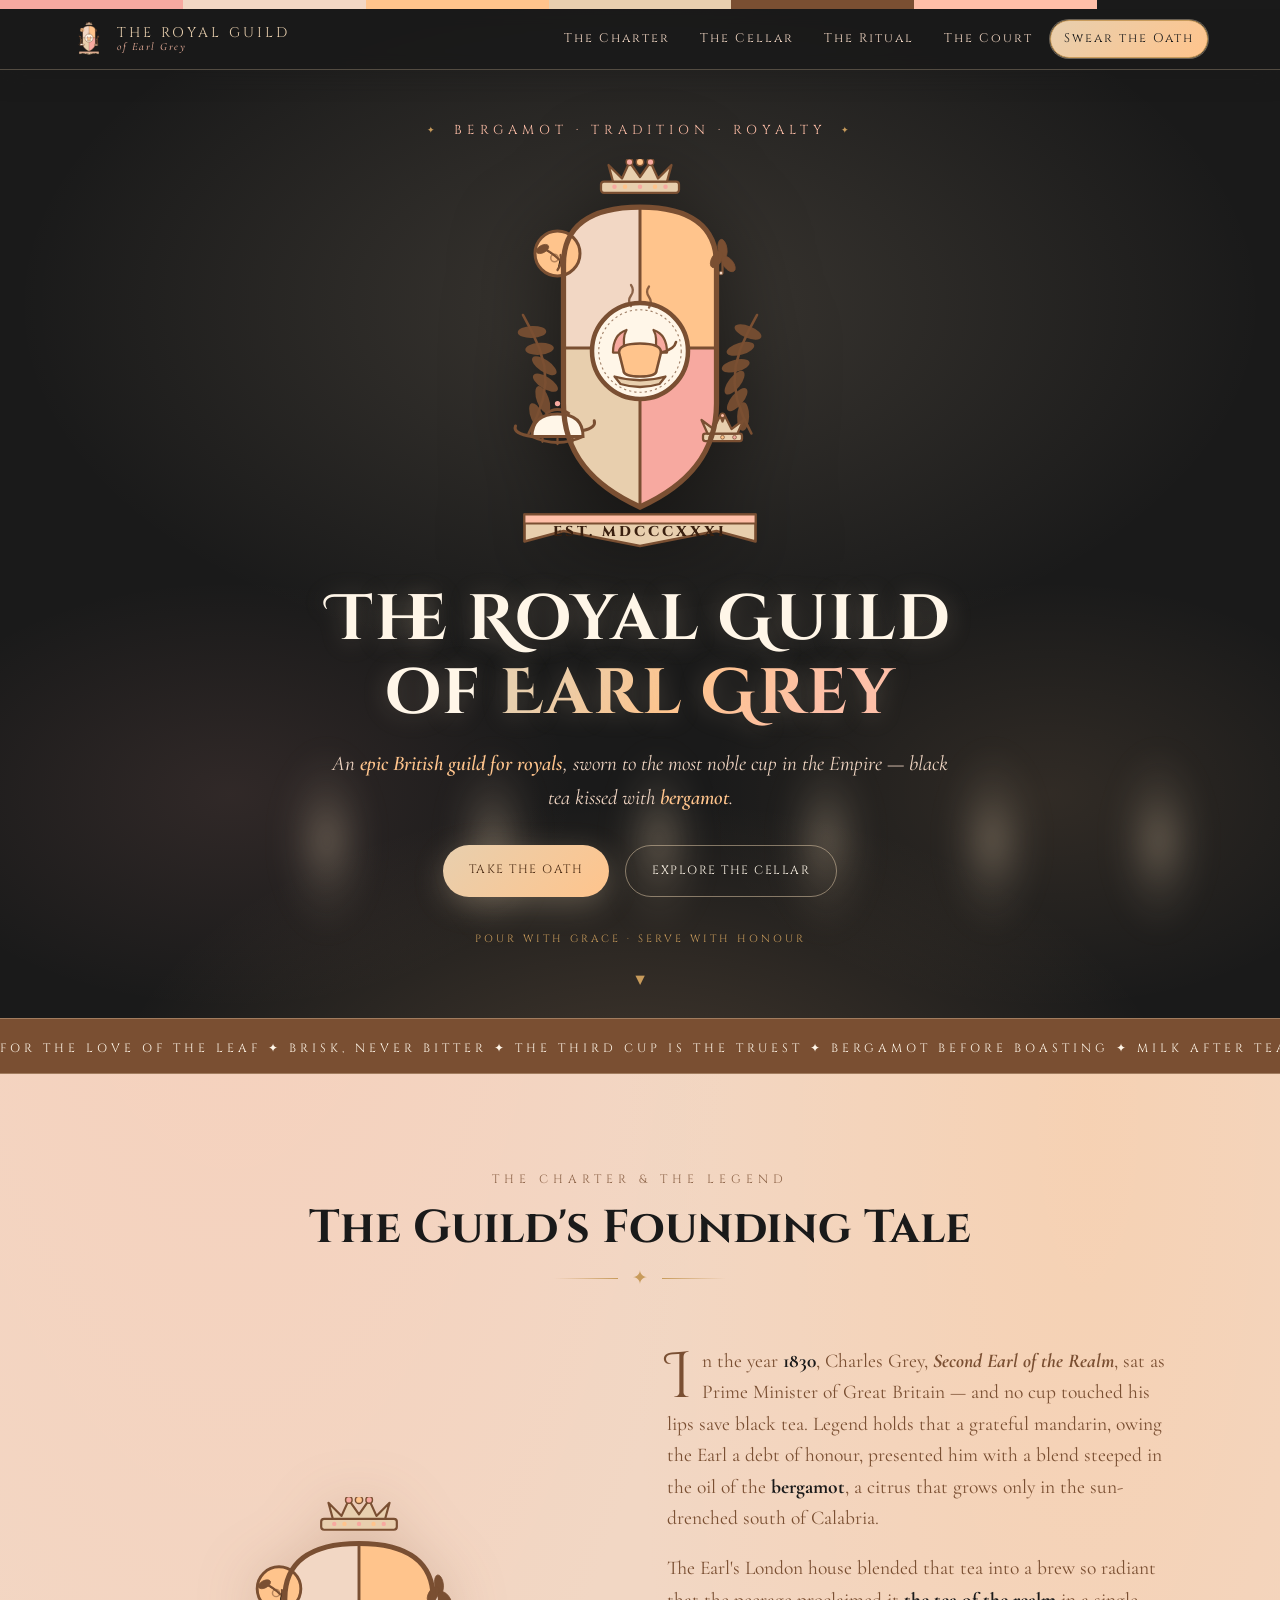
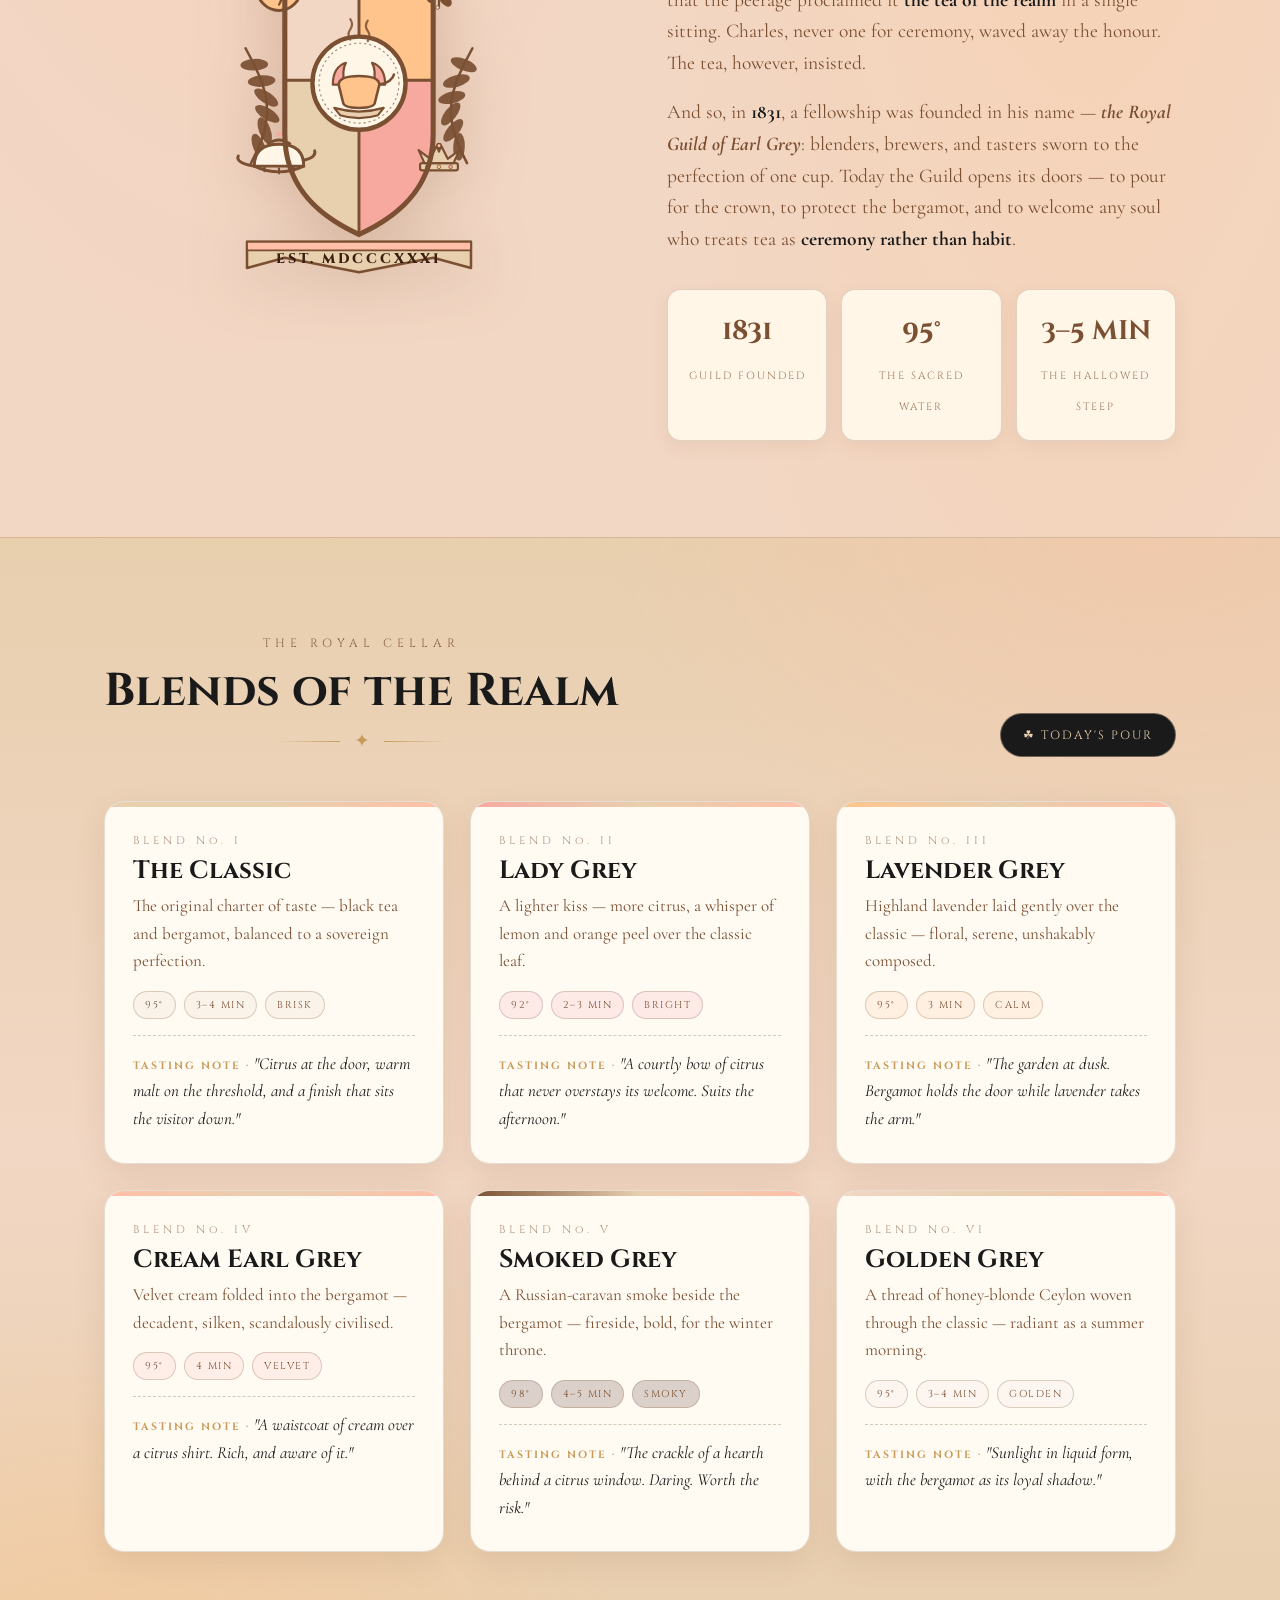
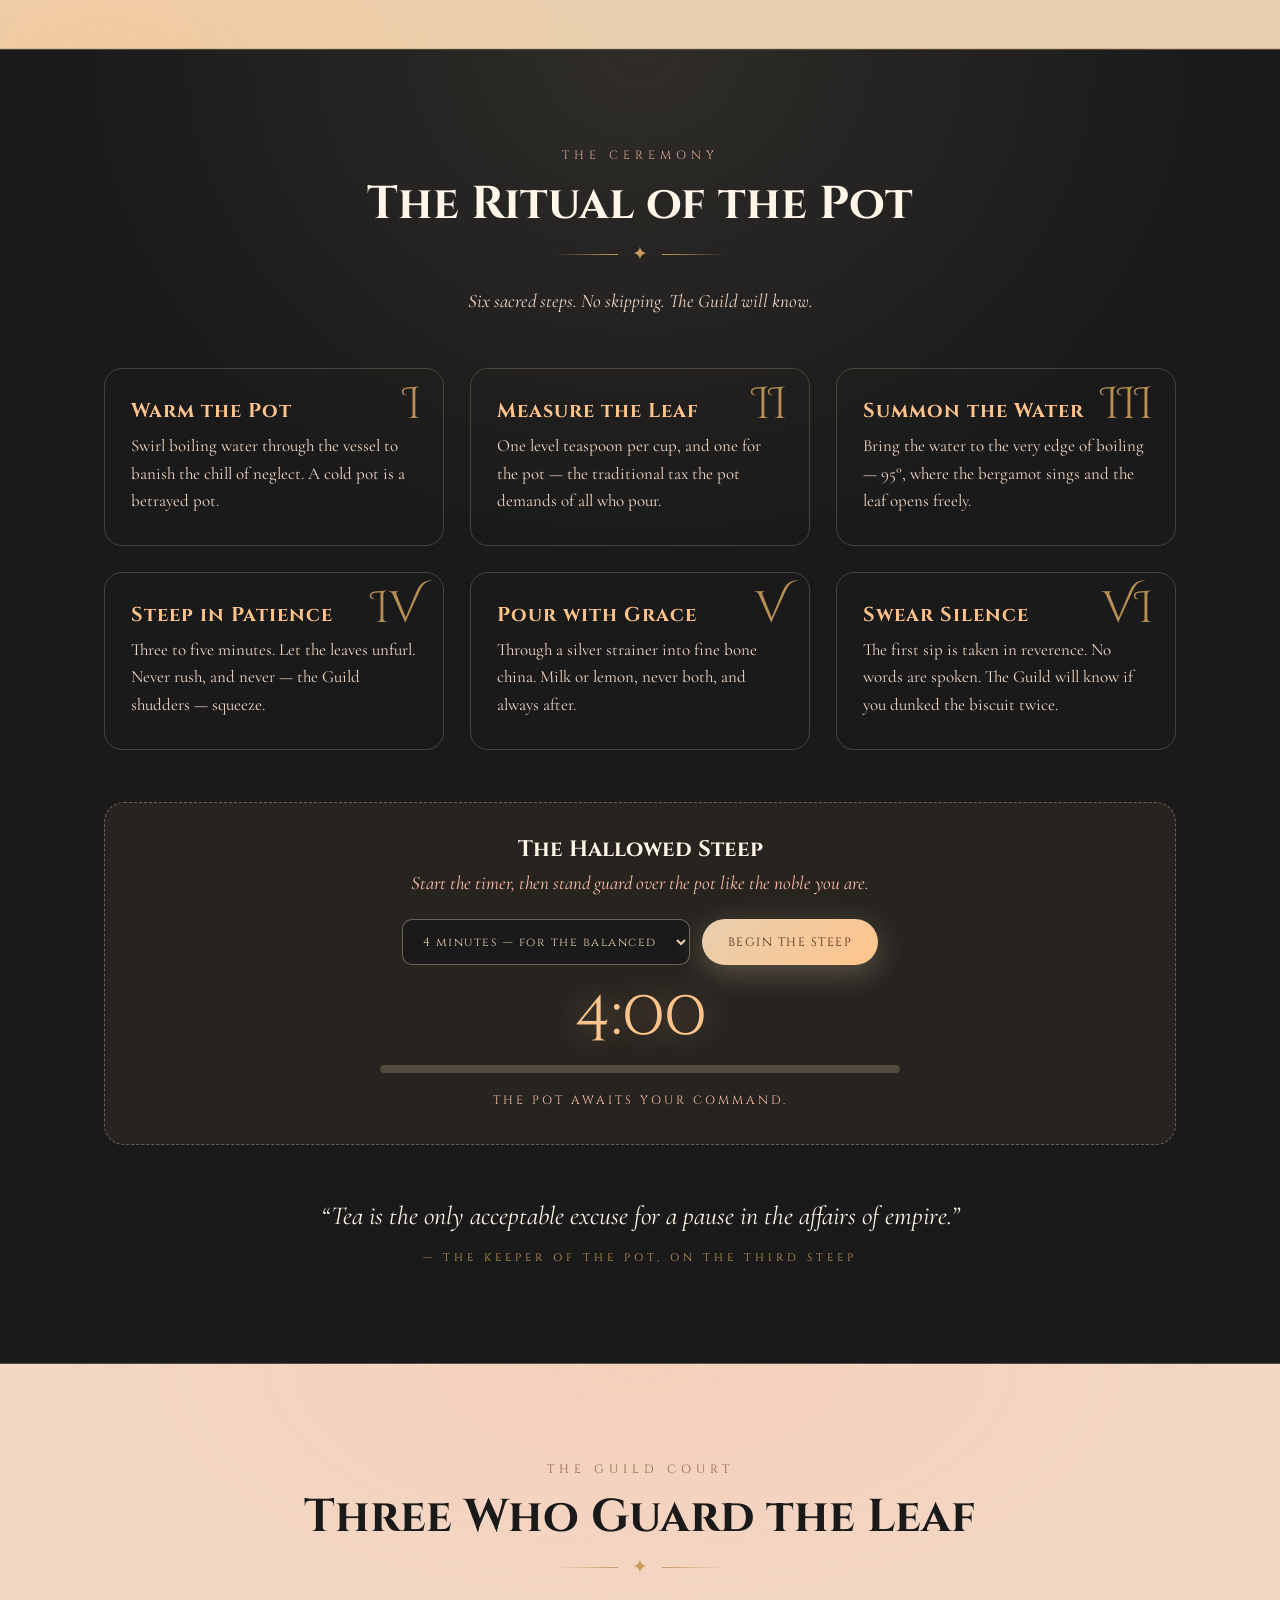
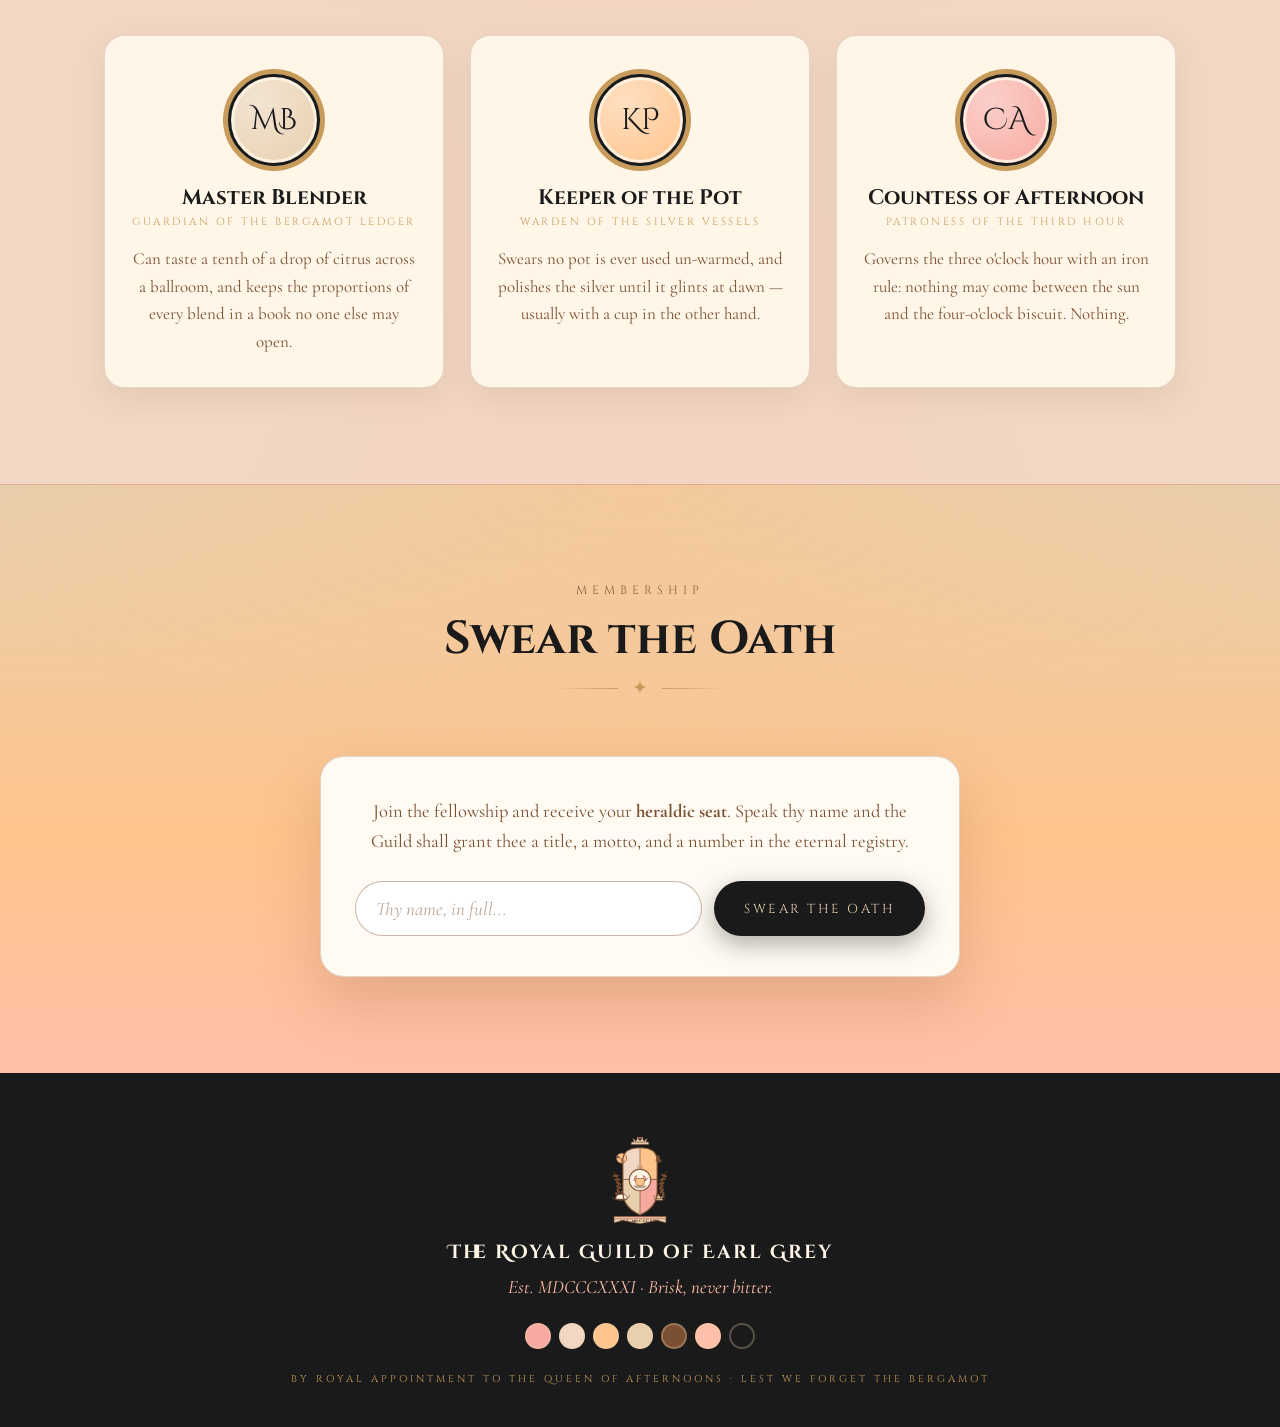
<file: earlgrey-guild-peach.html>
<!DOCTYPE html>
<html lang="en">
<head>
<meta charset="utf-8">
<meta name="viewport" content="width=device-width, initial-scale=1">
<title>The Royal Guild of Earl Grey</title>
<meta name="description" content="An epic British guild for royals, devoted to the noblest cup in the Empire — black tea kissed with bergamot. Explore the royal cellar, learn the ceremony of the pot, and swear the oath to join the fellowship.">
<meta name="keywords" content="earl grey, tea, british, royal, guild, bergamot, heraldry, britain, aesthetic">
<meta property="og:title" content="The Royal Guild of Earl Grey">
<meta property="og:description" content="An epic British guild for royals, devoted to the noblest cup in the Empire — black tea kissed with bergamot. Explore the royal cellar, learn the ceremony of the pot, and swear the oath to join the fellowship.">
<meta property="og:type" content="website">
<link rel="icon" type="image/svg+xml" href="data:image/svg+xml,%3Csvg%20xmlns%3D%22http%3A%2F%2Fwww.w3.org%2F2000%2Fsvg%22%20viewBox%3D%220%200%2064%2064%22%3E%3Crect%20width%3D%2264%22%20height%3D%2264%22%20rx%3D%2212%22%20fill%3D%22%231A1A1A%22%2F%3E%3Cg%20stroke%3D%22%23E8CFAE%22%20stroke-width%3D%223%22%20fill%3D%22none%22%3E%3Cpath%20d%3D%22M20%2040%20h24%20a4%204%200%200%200%200%20-8%20h-2%20a10%2010%200%200%200%20-20%200%20h-2%20a4%204%200%200%200%200%208%20z%22%2F%3E%3Cpath%20d%3D%22M22%2032%20c-2%20-4%202%20-6%200%20-9%22%2F%3E%3Cpath%20d%3D%22M28%2032%20c-1%20-3%201%20-5%200%20-8%22%2F%3E%3C%2Fg%3E%3Cpath%20d%3D%22M20%2042%20h24%22%20stroke%3D%22%23F7A9A0%22%20stroke-width%3D%223%20stroke-linecap%3D%22round%22%2F%3E%3Ccircle%20cx%3D%2232%22%20cy%3D%2232%22%20r%3D%223%22%20fill%3D%22%23FFC48C%22%2F%3E%3C%2Fsvg%3E">
<link rel="preconnect" href="https://fonts.googleapis.com">
<link rel="preconnect" href="https://fonts.gstatic.com" crossorigin>
<link href="https://fonts.googleapis.com/css2?family=Cinzel:wght@400..900&family=Cinzel+Decorative:wght@400;700;900&family=Cormorant+Garamond:ital,wght@0,400;0,500;0,600;0,700;1,400;1,500;1,600&display=swap" rel="stylesheet">

<style>
:root{
  --rose:#F7A9A0;
  --beige:#F2D7C4;
  --cantaloupe:#FFC48C;
  --gold:#E8CFAE;
  --cedar:#7A4F32;
  --peach:#FFBFA8;
  --ink:#1A1A1A;
  --cream:#FFF6E8;
  --cream2:#FFFBF2;
  --golddeep:#C89B5B;
  --serif:'Cormorant Garamond',Georgia,serif;
  --display:'Cinzel',Georgia,serif;
  --display-deco:'Cinzel Decorative','Cinzel',Georgia,serif;
}
*{margin:0;padding:0;box-sizing:border-box;}
html{scroll-behavior:smooth;}
body{
  font-family:var(--serif);
  font-size:19px;
  line-height:1.62;
  color:var(--cedar);
  background:
    radial-gradient(70% 40% at 18% 8%, rgba(255,191,168,.35), transparent 60%),
    radial-gradient(60% 40% at 85% 18%, rgba(255,196,140,.30), transparent 60%),
    radial-gradient(80% 55% at 50% 110%, rgba(247,169,160,.25), transparent 60%),
    var(--beige);
  text-align:center;
  overflow-x:hidden;
}
h1,h2,h3,h4{font-family:var(--display);color:var(--ink);font-weight:700;line-height:1.15;}
::selection{background:var(--rose);color:var(--ink);}

/* ---------------- palette strip ---------------- */
.palette-strip{display:flex;height:9px;position:fixed;top:0;left:0;right:0;z-index:100;}
.palette-strip i{flex:1;}
.palette-strip i:nth-child(1){background:#F7A9A0;}
.palette-strip i:nth-child(2){background:#F2D7C4;}
.palette-strip i:nth-child(3){background:#FFC48C;}
.palette-strip i:nth-child(4){background:#E8CFAE;}
.palette-strip i:nth-child(5){background:#7A4F32;}
.palette-strip i:nth-child(6){background:#FFBFA8;}
.palette-strip i:nth-child(7){background:#1A1A1A;}

/* ---------------- nav ---------------- */
nav{
  position:fixed;top:9px;left:0;right:0;z-index:90;
  background:rgba(26,26,26,.94);
  backdrop-filter:blur(8px);
  border-bottom:1px solid rgba(232,207,174,.28);
  box-shadow:0 4px 26px rgba(26,26,26,.35);
}
.nav-inner{
  max-width:1180px;margin:0 auto;padding:11px 22px;
  display:flex;align-items:center;gap:22px;
}
.brand{display:flex;align-items:center;gap:11px;color:var(--gold);text-decoration:none;}
.brand svg{width:34px;height:34px;flex:none;}
.brand .brand-txt{font-family:var(--display);font-size:14px;letter-spacing:3px;line-height:1.1;text-align:left;}
.brand .brand-txt small{display:block;font-family:var(--serif);font-style:italic;font-size:11px;letter-spacing:1.5px;color:var(--peach);}
.nav-links{margin-left:auto;display:flex;align-items:center;gap:4px;flex-wrap:wrap;}
.nav-links a{
  font-family:var(--display);font-size:12.5px;letter-spacing:2px;
  color:var(--beige);text-decoration:none;
  padding:8px 13px;border-radius:999px;transition:.25s;
}
.nav-links a:hover{color:var(--ink);background:linear-gradient(135deg,var(--gold),var(--cantaloupe));}
.nav-links a.cta{
  color:var(--ink);
  background:linear-gradient(135deg,var(--gold),var(--cantaloupe));
  border:1px solid var(--golddeep);
  box-shadow:0 0 0 1px rgba(232,207,174,.4);
}
.nav-links a.cta:hover{box-shadow:0 0 18px rgba(232,207,174,.6);}

/* ---------------- hero ---------------- */
.hero{
  min-height:100vh;position:relative;
  background:
    radial-gradient(75% 55% at 50% 30%, rgba(232,207,174,.16), transparent 65%),
    radial-gradient(45% 35% at 18% 78%, rgba(247,169,160,.10), transparent 60%),
    radial-gradient(45% 35% at 82% 78%, rgba(255,196,140,.10), transparent 60%),
    var(--ink);
  display:flex;flex-direction:column;align-items:center;justify-content:center;
  padding:120px 22px 70px;
  overflow:hidden;
}
.hero::after{
  content:"";position:absolute;inset:0;pointer-events:none;
  background:radial-gradient(60% 45% at 50% 110%, rgba(255,196,140,.18), transparent 70%);
}
.spark{position:absolute;border-radius:50%;background:var(--gold);box-shadow:0 0 8px var(--gold);opacity:0;animation:sparkFloat linear infinite;pointer-events:none;}
@keyframes sparkFloat{
  0%{opacity:0;transform:translateY(0) scale(.4);}
  15%{opacity:.9;}
  80%{opacity:.5;}
  100%{opacity:0;transform:translateY(-130px) scale(1.1);}
}
.steam-wisp{position:absolute;bottom:8%;width:90px;height:190px;border-radius:50%;filter:blur(14px);pointer-events:none;
  background:radial-gradient(closest-side,rgba(232,207,174,.34),rgba(232,207,174,.08) 55%,transparent);animation:wispRise 9s ease-in-out infinite;}
@keyframes wispRise{
  0%{transform:translateY(0) translateX(0) scale(.7);opacity:0;}
  25%{opacity:.8;}
  100%{transform:translateY(-260px) translateX(26px) scale(1.35);opacity:0;}
}
.hero-eyebrow{
  font-family:var(--display);font-size:clamp(11px,1.4vw,13px);letter-spacing:5px;
  color:var(--peach);text-transform:uppercase;margin-bottom:18px;
  display:flex;align-items:center;gap:14px;
}
.hero-eyebrow::before,.hero-eyebrow::after{content:"✦";font-size:9px;color:var(--golddeep);}
.hero .crest{width:clamp(240px,30vw,330px);margin-bottom:20px;position:relative;z-index:1;filter:drop-shadow(0 14px 40px rgba(0,0,0,.5));display:block;}
.hero h1{
  font-family:var(--display-deco);
  font-weight:700;
  font-size:clamp(34px,5.6vw,64px);
  letter-spacing:2px;
  color:var(--cream);
  text-shadow:0 2px 24px rgba(232,207,174,.25);
  position:relative;z-index:1;
}
.hero h1 em{
  font-style:normal;
  background:linear-gradient(120deg,var(--gold) 10%,var(--cantaloupe) 45%,var(--peach) 80%);
  -webkit-background-clip:text;background-clip:text;color:transparent;
}
.hero-sub{
  margin:16px auto 30px;max-width:620px;
  color:var(--beige);font-size:clamp(17px,2.2vw,21px);font-style:italic;
  position:relative;z-index:1;
}
.hero-sub b{color:var(--cantaloupe);font-weight:600;}
.hero-cta{display:flex;gap:16px;flex-wrap:wrap;justify-content:center;position:relative;z-index:1;}
.btn{
  font-family:var(--display);font-size:12px;letter-spacing:1.5px;text-transform:uppercase;
  padding:15px 26px;border-radius:999px;text-decoration:none;cursor:pointer;border:none;
  white-space:nowrap;
  transition:transform .25s, box-shadow .25s, background .25s;display:inline-block;
}
.btn:active{transform:scale(.97);}
.btn-gold{background:linear-gradient(135deg,var(--gold),var(--cantaloupe));color:#4a2a12;box-shadow:0 8px 30px rgba(232,207,174,.28);}
#ritual .btn-gold{color:#4a2a12;}
.btn-gold:hover{transform:translateY(-2px);box-shadow:0 14px 38px rgba(232,207,174,.42);}
.btn-dark{background:transparent;color:var(--cream);border:1px solid rgba(232,207,174,.5);}
.btn-dark:hover{transform:translateY(-2px);border-color:var(--gold);color:var(--gold);box-shadow:0 10px 30px rgba(0,0,0,.35);}
.hero-foot{position:relative;z-index:1;margin-top:34px;font-family:var(--display);font-size:10.5px;letter-spacing:3px;color:var(--golddeep);text-transform:uppercase;}
.hero-scroll{position:absolute;bottom:22px;left:50%;transform:translateX(-50%);z-index:2;color:var(--golddeep);font-size:20px;animation:bob 2.2s ease-in-out infinite;}
@keyframes bob{0%,100%{transform:translate(-50%,0);}50%{transform:translate(-50%,7px);}}

svg.crest,.cert-crest{aspect-ratio:440/540;}
.steam-svg{animation:steamRise 3.2s ease-in-out infinite;}
.steam-svg.s2{animation-delay:1.2s;}
@keyframes steamRise{
  0%{transform:translateY(0);opacity:0;}
  25%{opacity:.85;}
  60%{transform:translateY(-9px);opacity:.5;}
  100%{transform:translateY(-16px);opacity:0;}
}

/* ---------------- marquee ribbon ---------------- */
.ribbon{background:var(--cedar);overflow:hidden;padding:12px 0;border-block:1px solid rgba(232,207,174,.35);}
.ribbon-track{display:inline-flex;white-space:nowrap;animation:scrollX 34s linear infinite;will-change:transform;}
.ribbon-track span{font-family:var(--display);font-size:12px;letter-spacing:4px;color:var(--cream);text-transform:uppercase;padding-right:60px;}
@keyframes scrollX{to{transform:translateX(-50%);}}

/* ---------------- section shells ---------------- */
section{position:relative;}
.wrap{max-width:1120px;margin:0 auto;padding:96px 24px;}
.sec-head{margin-bottom:52px;}
.eyebrow{font-family:var(--display);font-size:12px;letter-spacing:5px;text-transform:uppercase;color:var(--cedar);opacity:.85;}
.sec-head h2{font-size:clamp(30px,4.4vw,46px);margin:12px 0 8px;}
.orn{display:flex;align-items:center;justify-content:center;gap:14px;color:var(--golddeep);}
.orn::before,.orn::after{content:"";height:1px;width:64px;background:linear-gradient(90deg,transparent,var(--golddeep));}
.orn::after{background:linear-gradient(90deg,var(--golddeep),transparent);}
.sec-lead{max-width:660px;margin:16px auto 0;font-size:19px;font-style:italic;}
.reveal{opacity:0;transform:translateY(22px);transition:opacity .8s ease,transform .8s ease;}
.reveal.in{opacity:1;transform:none;}

/* ---------------- charter / history ---------------- */
#charter{background:transparent;}
.charter-grid{display:grid;grid-template-columns:1fr 1fr;gap:54px;align-items:center;text-align:left;}
.charter-art{display:flex;justify-content:center;}
.charter-art .crest{width:min(320px,80%);filter:drop-shadow(0 10px 30px rgba(122,79,50,.25));display:block;}
.charter-text p{font-size:19.5px;margin-bottom:18px;}
.charter-text p:first-child::first-letter{
  font-family:var(--display-deco);font-size:3.3em;line-height:.8;float:left;padding:6px 10px 0 0;color:var(--cedar);
}
.charter-text p b{color:var(--ink);font-weight:700;}
.charter-text p .goldword{color:var(--cedar);font-weight:700;font-style:italic;}
.stats{display:grid;grid-template-columns:repeat(3,1fr);gap:14px;margin-top:34px;}
.stat{
  background:var(--cream);border:1px solid rgba(122,79,50,.22);border-radius:14px;
  padding:20px 14px;text-align:center;box-shadow:0 6px 18px rgba(122,79,50,.08);
  transition:transform .25s, box-shadow .25s;
}
.stat:hover{transform:translateY(-4px);box-shadow:0 14px 30px rgba(122,79,50,.16);}
.stat b{display:block;font-family:var(--display-deco);font-size:27px;color:var(--cedar);margin-bottom:4px;}
.stat span{font-family:var(--display);font-size:10.5px;letter-spacing:2px;text-transform:uppercase;color:var(--cedar);opacity:.75;}

/* ---------------- cellar / blends ---------------- */
#cellar{
  background:
    radial-gradient(70% 50% at 90% 0%, rgba(255,191,168,.35), transparent 60%),
    radial-gradient(70% 50% at 8% 100%, rgba(255,196,140,.4), transparent 60%),
    linear-gradient(180deg,var(--gold),var(--beige) 55%,var(--gold));
  border-block:1px solid rgba(122,79,50,.18);
}
.cellar-top{display:flex;align-items:flex-end;justify-content:space-between;gap:20px;flex-wrap:wrap;margin-bottom:44px;}
.cellar-top .sec-head{margin-bottom:0;}
.pour-btn{
  font-family:var(--display);font-size:12px;letter-spacing:2px;text-transform:uppercase;
  padding:13px 22px;border-radius:999px;cursor:pointer;
  background:var(--ink);color:var(--gold);border:1px solid rgba(232,207,174,.4);transition:.25s;
}
.pour-btn:hover{box-shadow:0 0 20px rgba(232,207,174,.5);transform:translateY(-2px);}
.blend-grid{display:grid;grid-template-columns:repeat(auto-fit,minmax(300px,1fr));gap:26px;}
.blend{
  --acc:#E8CFAE;
  background:var(--cream2);
  border:1px solid rgba(122,79,50,.18);
  border-radius:20px;
  padding:30px 28px;
  text-align:left;
  position:relative;
  overflow:hidden;
  box-shadow:0 10px 30px rgba(122,79,50,.12);
  transition:transform .3s, box-shadow .3s;
}
.blend::before{
  content:"";position:absolute;inset:0 0 auto 0;height:5px;
  background:linear-gradient(90deg,var(--acc),var(--gold),var(--peach));
}
.blend:hover{transform:translateY(-8px);box-shadow:0 22px 46px rgba(122,79,50,.22);}
.blend-no{font-family:var(--display);font-size:11px;letter-spacing:4px;color:var(--cedar);opacity:.6;}
.blend h3{font-size:25px;margin:8px 0 6px;color:var(--ink);}
.blend .blend-desc{font-size:17px;color:var(--cedar);margin-bottom:16px;}
.blend-tags{display:flex;gap:8px;flex-wrap:wrap;margin-bottom:16px;}
.blend-tags span{
  font-family:var(--display);font-size:10px;letter-spacing:1.5px;text-transform:uppercase;
  background:color-mix(in srgb, var(--acc) 26%, white);color:var(--cedar);
  border:1px solid rgba(122,79,50,.25);padding:5px 11px;border-radius:999px;
}
.taste{
  font-size:17px;font-style:italic;color:var(--ink);
  border-top:1px dashed rgba(122,79,50,.3);padding-top:14px;
}
.taste b{font-style:normal;font-family:var(--display);font-size:10.5px;letter-spacing:2px;text-transform:uppercase;color:var(--golddeep);}

/* ---------------- ritual / ceremony ---------------- */
#ritual{
  background:
    radial-gradient(70% 60% at 50% 0%, rgba(232,207,174,.10), transparent 65%),
    var(--ink);
  color:var(--beige);
  border-block:1px solid rgba(232,207,174,.25);
}
#ritual .sec-head h2{color:var(--cream);}
#ritual .eyebrow{color:var(--peach);}
#ritual .orn{color:var(--golddeep);}
#ritual .sec-lead{color:var(--beige);}
.ritual-grid{display:grid;grid-template-columns:repeat(auto-fit,minmax(300px,1fr));gap:26px;}
.step{
  background:rgba(26,26,26,.0);
  border:1px solid rgba(232,207,174,.22);
  border-radius:18px;
  padding:30px 26px;
  text-align:left;
  position:relative;
  transition:transform .3s, box-shadow .3s, border-color .3s;
}
.step:hover{transform:translateY(-6px);border-color:rgba(232,207,174,.55);box-shadow:0 16px 40px rgba(0,0,0,.4);}
.step-no{
  font-family:var(--display-deco);font-size:44px;color:var(--golddeep);
  position:absolute;top:14px;right:22px;line-height:1;opacity:.9;
}
.step h3{color:var(--cantaloupe);font-size:20px;margin-bottom:10px;letter-spacing:1px;padding-right:52px;}
.step p{font-size:17px;color:var(--beige);}
.steep-box{
  margin-top:52px;text-align:center;
  background:rgba(255,196,140,.06);
  border:1px dashed rgba(232,207,174,.35);border-radius:20px;padding:34px 26px;
}
.steep-box h3{color:var(--cream);margin-bottom:6px;}
.steep-box .steep-sub{font-style:italic;color:var(--peach);margin-bottom:20px;}
.steep-controls{display:flex;gap:12px;justify-content:center;flex-wrap:wrap;margin-bottom:18px;}
.steep-controls select{
  font-family:var(--display);font-size:12px;letter-spacing:1.5px;color:var(--gold);
  background:var(--ink);border:1px solid rgba(232,207,174,.4);border-radius:10px;padding:12px 16px;cursor:pointer;
}
.steep-controls select option{background:var(--ink);color:var(--gold);}
.steep-timer{font-family:var(--display-deco);font-size:64px;color:var(--cantaloupe);text-shadow:0 0 30px rgba(255,196,140,.4);line-height:1;margin:6px 0 18px;}
.steep-bar{max-width:520px;margin:0 auto 18px;height:8px;background:rgba(232,207,174,.22);border-radius:999px;overflow:hidden;}
.steep-fill{height:100%;width:0%;background:linear-gradient(90deg,var(--gold),var(--cantaloupe),var(--peach));border-radius:999px;transition:width .25s linear;}
.steep-status{font-family:var(--display);font-size:12px;letter-spacing:3px;text-transform:uppercase;color:var(--peach);min-height:1.4em;}
.quote{margin-top:52px;text-align:center;max-width:680px;margin-left:auto;margin-right:auto;}
.quote p{font-size:clamp(20px,3vw,26px);font-style:italic;color:var(--cream);line-height:1.45;}
.quote cite{display:block;margin-top:14px;font-family:var(--display);font-size:11px;letter-spacing:4px;text-transform:uppercase;color:var(--golddeep);font-style:normal;}

/* ---------------- court ---------------- */
#court{background:
  radial-gradient(70% 60% at 50% 0%, rgba(255,191,168,.3), transparent 65%),
  transparent;}
.court-grid{display:grid;grid-template-columns:repeat(auto-fit,minmax(260px,1fr));gap:26px;}
.figure{
  background:var(--cream);border:1px solid rgba(122,79,50,.2);border-radius:20px;
  padding:38px 26px 32px;text-align:center;
  box-shadow:0 10px 30px rgba(122,79,50,.1);
  transition:transform .3s, box-shadow .3s;
}
.figure:hover{transform:translateY(-8px);box-shadow:0 22px 46px rgba(122,79,50,.2);}
.medal{
  width:92px;height:92px;margin:0 auto 20px;border-radius:50%;
  background:radial-gradient(circle at 32% 28%, color-mix(in srgb,var(--t) 55%, white), var(--t));
  border:3px solid var(--ink);
  box-shadow:0 0 0 5px var(--golddeep), inset 0 0 0 3px rgba(255,246,232,.85);
  display:flex;align-items:center;justify-content:center;
  font-family:var(--display-deco);font-size:30px;color:var(--ink);
  transition:transform .3s;
}
.figure:hover .medal{transform:rotate(-4deg) scale(1.06);}
.figure h3{font-size:21px;margin-bottom:4px;}
.figure .role{font-family:var(--display);font-size:10.5px;letter-spacing:2.5px;text-transform:uppercase;color:var(--golddeep);margin-bottom:14px;}
.figure p{font-size:17px;}

/* ---------------- join ---------------- */
#join{
  background:
    radial-gradient(80% 70% at 50% 0%, rgba(255,196,140,.5), transparent 70%),
    linear-gradient(180deg,var(--gold),var(--cantaloupe) 60%,var(--peach));
  border-top:1px solid rgba(122,79,50,.2);
}
.join-card{
  max-width:640px;margin:0 auto;
  background:var(--cream2);
  border:1px solid rgba(122,79,50,.22);border-radius:24px;
  padding:40px 34px;
  box-shadow:0 24px 60px rgba(122,79,50,.22);
}
.join-card p{font-size:18.5px;margin-bottom:24px;}
.oath-form{display:flex;gap:12px;flex-wrap:wrap;justify-content:center;}
.oath-form input{
  flex:1;min-width:240px;
  font-family:var(--serif);font-size:19px;font-style:italic;
  padding:15px 20px;border-radius:999px;
  border:1px solid rgba(122,79,50,.4);background:white;color:var(--ink);outline:none;
  transition:box-shadow .25s, border-color .25s;
}
.oath-form input:focus{border-color:var(--cedar);box-shadow:0 0 0 4px rgba(122,79,50,.14);}
.oath-form input::placeholder{color:rgba(122,79,50,.5);}
.btn-oath{font-family:var(--display);font-size:13px;letter-spacing:2.5px;text-transform:uppercase;
  padding:16px 30px;border-radius:999px;border:none;cursor:pointer;white-space:nowrap;
  background:var(--ink);color:var(--gold);box-shadow:0 8px 24px rgba(26,26,26,.35);transition:.25s;}
.btn-oath:hover{transform:translateY(-2px);box-shadow:0 14px 34px rgba(26,26,26,.45);}

/* certificate */
.certificate{display:none;margin-top:38px;text-align:center;}
.certificate.show{display:block;animation:certIn .8s cubic-bezier(.2,.8,.3,1.2);}
@keyframes certIn{from{opacity:0;transform:translateY(30px) scale(.96);}to{opacity:1;transform:none;}}
.cert-frame{
  max-width:560px;margin:0 auto;
  background:
    linear-gradient(var(--cream2),var(--cream2)) padding-box,
    linear-gradient(135deg,var(--golddeep),var(--gold),var(--peach),var(--golddeep)) border-box;
  border:3px solid transparent;border-radius:22px;
  padding:44px 36px 34px;
  box-shadow:0 30px 70px rgba(122,79,50,.3), inset 0 0 0 1px rgba(122,79,50,.12);
  position:relative;
}
.cert-frame::before{content:"";position:absolute;inset:10px;border:1px solid rgba(122,79,50,.28);border-radius:14px;pointer-events:none;}
.cert-crest{width:86px;margin:0 auto 6px;display:block;}
.cert-line1{font-family:var(--display);font-size:11px;letter-spacing:3.5px;text-transform:uppercase;color:var(--cedar);opacity:.8;}
.cert-name{font-family:var(--display-deco);font-size:clamp(26px,4vw,34px);color:var(--ink);margin:8px 0 4px;}
.cert-line2{font-size:18px;font-style:italic;color:var(--cedar);}
.cert-title{font-family:var(--display);font-size:clamp(16px,2.4vw,20px);letter-spacing:2px;color:var(--cedar);margin:10px 0 6px;text-transform:uppercase;}
.cert-motto{font-family:var(--display);font-size:13px;letter-spacing:2px;color:var(--golddeep);font-style:italic;margin-bottom:20px;}
.cert-foot{display:flex;justify-content:space-between;gap:14px;flex-wrap:wrap;border-top:1px dashed rgba(122,79,50,.35);padding-top:16px;font-family:var(--display);font-size:11px;letter-spacing:2px;color:var(--cedar);text-transform:uppercase;}
.ghost-btn{
  margin-top:22px;font-family:var(--display);font-size:11px;letter-spacing:2px;text-transform:uppercase;
  background:transparent;color:var(--cedar);border:1px solid rgba(122,79,50,.5);
  padding:10px 18px;border-radius:999px;cursor:pointer;transition:.25s;
}
.ghost-btn:hover{color:var(--ink);border-color:var(--ink);}

/* ---------------- footer ---------------- */
footer{background:var(--ink);color:var(--beige);padding:64px 24px 40px;text-align:center;}
footer .crest{width:74px;margin:0 auto 14px;display:block;}
footer h4{font-family:var(--display-deco);color:var(--cream);font-size:19px;letter-spacing:2px;margin-bottom:8px;}
footer .motto{font-style:italic;color:var(--peach);margin-bottom:20px;}
footer .palette{display:flex;justify-content:center;gap:8px;margin-bottom:22px;}
footer .palette i{width:26px;height:26px;border-radius:50%;border:2px solid rgba(232,207,174,.3);}
footer .fine{font-family:var(--display);font-size:10px;letter-spacing:3px;text-transform:uppercase;color:var(--golddeep);}
footer .fine a{color:var(--cantaloupe);text-decoration:none;}

/* ---------------- responsive ---------------- */
@media (max-width:860px){
  .charter-grid{grid-template-columns:1fr;gap:34px;}
  .charter-art{order:-1;}
}
@media (max-width:640px){
  .nav-inner{gap:12px;padding:10px 14px;}
  .nav-links a{font-size:10.5px;letter-spacing:1px;padding:7px 9px;}
  .wrap{padding:72px 18px;}
  .stats{grid-template-columns:1fr;}
  .steep-timer{font-size:52px;}
  .blend-grid,.ritual-grid,.court-grid{grid-template-columns:1fr;}
}
@media (prefers-reduced-motion:reduce){
  *,*::before,*::after{animation:none!important;transition:none!important;}
}
</style>
</head>
<body>


<div class="palette-strip" aria-hidden="true"><i></i><i></i><i></i><i></i><i></i><i></i><i></i></div>

<nav aria-label="Primary">
  <div class="nav-inner">
    <a class="brand" href="#hero">
      <svg id="navCrest" aria-hidden="true"></svg>
      <span class="brand-txt">THE ROYAL GUILD<small>of Earl Grey</small></span>
    </a>
    <div class="nav-links">
      <a href="#charter">The Charter</a>
      <a href="#cellar">The Cellar</a>
      <a href="#ritual">The Ritual</a>
      <a href="#court">The Court</a>
      <a href="#join" class="cta">Swear the Oath</a>
    </div>
  </div>
</nav>

<main>
  <!-- ================= HERO ================= -->
  <section class="hero" id="hero">
    <div class="hero-eyebrow">Bergamot &middot; Tradition &middot; Royalty</div>
    <svg class="crest" id="heroCrest" aria-hidden="true"></svg>
    <h1>The Royal Guild<br>of <em>Earl Grey</em></h1>
    <p class="hero-sub">An <b>epic British guild for royals</b>, sworn to the most noble cup in the Empire &mdash; black tea kissed with <b>bergamot</b>.</p>
    <div class="hero-cta">
      <a class="btn btn-gold" href="#join">Take the Oath</a>
      <a class="btn btn-dark" href="#cellar">Explore the Cellar</a>
    </div>
    <p class="hero-foot">Pour with grace &middot; Serve with honour</p>
    <div class="hero-scroll" aria-hidden="true">&#9660;</div>
  </section>

  <!-- ================= MARQUEE ================= -->
  <div class="ribbon" aria-hidden="true">
    <div class="ribbon-track">
      <span>For the love of the leaf &#10022; Brisk, never bitter &#10022; The third cup is the truest &#10022; Bergamot before boasting &#10022; Milk after tea &#10022; Pour with grace, serve with honour &#10022; A pot is a pact &#10022;</span>
      <span>For the love of the leaf &#10022; Brisk, never bitter &#10022; The third cup is the truest &#10022; Bergamot before boasting &#10022; Milk after tea &#10022; Pour with grace, serve with honour &#10022; A pot is a pact &#10022;</span>
    </div>
  </div>

  <!-- ================= CHARTER ================= -->
  <section id="charter">
    <div class="wrap">
      <div class="sec-head reveal">
        <p class="eyebrow">The Charter &amp; the Legend</p>
        <h2>The Guild's Founding Tale</h2>
        <div class="orn">&#10022;</div>
      </div>
      <div class="charter-grid">
        <div class="charter-art reveal">
          <svg class="crest" id="charterCrest" aria-hidden="true"></svg>
        </div>
        <div class="charter-text reveal">
          <p>In the year <b>1830</b>, Charles Grey, <span class="goldword">Second Earl of the Realm</span>, sat as Prime Minister of Great Britain &mdash; and no cup touched his lips save black tea. Legend holds that a grateful mandarin, owing the Earl a debt of honour, presented him with a blend steeped in the oil of the <b>bergamot</b>, a citrus that grows only in the sun-drenched south of Calabria.</p>
          <p>The Earl's London house blended that tea into a brew so radiant that the peerage proclaimed it <b>the tea of the realm</b> in a single sitting. Charles, never one for ceremony, waved away the honour. The tea, however, insisted.</p>
          <p>And so, in <b>1831</b>, a fellowship was founded in his name &mdash; <span class="goldword">the Royal Guild of Earl Grey</span>: blenders, brewers, and tasters sworn to the perfection of one cup. Today the Guild opens its doors &mdash; to pour for the crown, to protect the bergamot, and to welcome any soul who treats tea as <b>ceremony rather than habit</b>.</p>
          <div class="stats">
            <div class="stat"><b>1831</b><span>Guild founded</span></div>
            <div class="stat"><b>95&deg;</b><span>The sacred water</span></div>
            <div class="stat"><b>3&ndash;5 min</b><span>The hallowed steep</span></div>
          </div>
        </div>
      </div>
    </div>
  </section>

  <!-- ================= CELLAR ================= -->
  <section id="cellar">
    <div class="wrap">
      <div class="cellar-top">
        <div class="sec-head reveal">
          <p class="eyebrow">The Royal Cellar</p>
          <h2>Blends of the Realm</h2>
          <div class="orn">&#10022;</div>
        </div>
        <button class="pour-btn reveal" id="pourBtn">&#9752; Today's Pour</button>
      </div>
      <div class="blend-grid">
        <article class="blend reveal" style="--acc:#E8CFAE">
          <p class="blend-no">BLEND No. I</p>
          <h3>The Classic</h3>
          <p class="blend-desc">The original charter of taste &mdash; black tea and bergamot, balanced to a sovereign perfection.</p>
          <div class="blend-tags"><span>95&deg;</span><span>3&ndash;4 min</span><span>Brisk</span></div>
          <p class="taste"><b>tasting note &middot;</b> "Citrus at the door, warm malt on the threshold, and a finish that sits the visitor down."</p>
        </article>
        <article class="blend reveal" style="--acc:#F7A9A0">
          <p class="blend-no">BLEND No. II</p>
          <h3>Lady Grey</h3>
          <p class="blend-desc">A lighter kiss &mdash; more citrus, a whisper of lemon and orange peel over the classic leaf.</p>
          <div class="blend-tags"><span>92&deg;</span><span>2&ndash;3 min</span><span>Bright</span></div>
          <p class="taste"><b>tasting note &middot;</b> "A courtly bow of citrus that never overstays its welcome. Suits the afternoon."</p>
        </article>
        <article class="blend reveal" style="--acc:#FFC48C">
          <p class="blend-no">BLEND No. III</p>
          <h3>Lavender Grey</h3>
          <p class="blend-desc">Highland lavender laid gently over the classic &mdash; floral, serene, unshakably composed.</p>
          <div class="blend-tags"><span>95&deg;</span><span>3 min</span><span>Calm</span></div>
          <p class="taste"><b>tasting note &middot;</b> "The garden at dusk. Bergamot holds the door while lavender takes the arm."</p>
        </article>
        <article class="blend reveal" style="--acc:#FFBFA8">
          <p class="blend-no">BLEND No. IV</p>
          <h3>Cream Earl Grey</h3>
          <p class="blend-desc">Velvet cream folded into the bergamot &mdash; decadent, silken, scandalously civilised.</p>
          <div class="blend-tags"><span>95&deg;</span><span>4 min</span><span>Velvet</span></div>
          <p class="taste"><b>tasting note &middot;</b> "A waistcoat of cream over a citrus shirt. Rich, and aware of it."</p>
        </article>
        <article class="blend reveal" style="--acc:#7A4F32">
          <p class="blend-no">BLEND No. V</p>
          <h3>Smoked Grey</h3>
          <p class="blend-desc">A Russian-caravan smoke beside the bergamot &mdash; fireside, bold, for the winter throne.</p>
          <div class="blend-tags"><span>98&deg;</span><span>4&ndash;5 min</span><span>Smoky</span></div>
          <p class="taste"><b>tasting note &middot;</b> "The crackle of a hearth behind a citrus window. Daring. Worth the risk."</p>
        </article>
        <article class="blend reveal" style="--acc:#F2D7C4">
          <p class="blend-no">BLEND No. VI</p>
          <h3>Golden Grey</h3>
          <p class="blend-desc">A thread of honey-blonde Ceylon woven through the classic &mdash; radiant as a summer morning.</p>
          <div class="blend-tags"><span>95&deg;</span><span>3&ndash;4 min</span><span>Golden</span></div>
          <p class="taste"><b>tasting note &middot;</b> "Sunlight in liquid form, with the bergamot as its loyal shadow."</p>
        </article>
      </div>
    </div>
  </section>

  <!-- ================= RITUAL ================= -->
  <section id="ritual">
    <div class="wrap">
      <div class="sec-head reveal">
        <p class="eyebrow">The Ceremony</p>
        <h2>The Ritual of the Pot</h2>
        <div class="orn">&#10022;</div>
        <p class="sec-lead">Six sacred steps. No skipping. The Guild will know.</p>
      </div>
      <div class="ritual-grid">
        <div class="step reveal"><span class="step-no">I</span><h3>Warm the Pot</h3><p>Swirl boiling water through the vessel to banish the chill of neglect. A cold pot is a betrayed pot.</p></div>
        <div class="step reveal"><span class="step-no">II</span><h3>Measure the Leaf</h3><p>One level teaspoon per cup, and one for the pot &mdash; the traditional tax the pot demands of all who pour.</p></div>
        <div class="step reveal"><span class="step-no">III</span><h3>Summon the Water</h3><p>Bring the water to the very edge of boiling &mdash; 95&deg;, where the bergamot sings and the leaf opens freely.</p></div>
        <div class="step reveal"><span class="step-no">IV</span><h3>Steep in Patience</h3><p>Three to five minutes. Let the leaves unfurl. Never rush, and never &mdash; the Guild shudders &mdash; squeeze.</p></div>
        <div class="step reveal"><span class="step-no">V</span><h3>Pour with Grace</h3><p>Through a silver strainer into fine bone china. Milk or lemon, never both, and always after.</p></div>
        <div class="step reveal"><span class="step-no">VI</span><h3>Swear Silence</h3><p>The first sip is taken in reverence. No words are spoken. The Guild will know if you dunked the biscuit twice.</p></div>
      </div>

      <div class="steep-box reveal">
        <h3>The Hallowed Steep</h3>
        <p class="steep-sub">Start the timer, then stand guard over the pot like the noble you are.</p>
        <div class="steep-controls">
          <select id="steepSelect" aria-label="Steep duration">
            <option value="3">3 minutes &mdash; for the brisk</option>
            <option value="4" selected>4 minutes &mdash; for the balanced</option>
            <option value="5">5 minutes &mdash; for the bold</option>
          </select>
          <button class="btn btn-gold" id="steepBtn">Begin the Steep</button>
        </div>
        <div class="steep-timer" id="steepTimer">4:00</div>
        <div class="steep-bar"><div class="steep-fill" id="steepFill"></div></div>
        <p class="steep-status" id="steepStatus">The pot awaits your command.</p>
      </div>

      <div class="quote reveal">
        <p>&ldquo;Tea is the only acceptable excuse for a pause in the affairs of empire.&rdquo;</p>
        <cite>&mdash; The Keeper of the Pot, on the third steep</cite>
      </div>
    </div>
  </section>

  <!-- ================= COURT ================= -->
  <section id="court">
    <div class="wrap">
      <div class="sec-head reveal">
        <p class="eyebrow">The Guild Court</p>
        <h2>Three Who Guard the Leaf</h2>
        <div class="orn">&#10022;</div>
      </div>
      <div class="court-grid">
        <div class="figure reveal">
          <div class="medal" style="--t:#E8CFAE">MB</div>
          <h3>Master Blender</h3>
          <p class="role">Guardian of the Bergamot Ledger</p>
          <p>Can taste a tenth of a drop of citrus across a ballroom, and keeps the proportions of every blend in a book no one else may open.</p>
        </div>
        <div class="figure reveal">
          <div class="medal" style="--t:#FFC48C">KP</div>
          <h3>Keeper of the Pot</h3>
          <p class="role">Warden of the Silver Vessels</p>
          <p>Swears no pot is ever used un-warmed, and polishes the silver until it glints at dawn &mdash; usually with a cup in the other hand.</p>
        </div>
        <div class="figure reveal">
          <div class="medal" style="--t:#F7A9A0">CA</div>
          <h3>Countess of Afternoon</h3>
          <p class="role">Patroness of the Third Hour</p>
          <p>Governs the three o'clock hour with an iron rule: nothing may come between the sun and the four-o'clock biscuit. Nothing.</p>
        </div>
      </div>
    </div>
  </section>

  <!-- ================= JOIN ================= -->
  <section id="join">
    <div class="wrap">
      <div class="sec-head reveal">
        <p class="eyebrow">Membership</p>
        <h2>Swear the Oath</h2>
        <div class="orn">&#10022;</div>
      </div>
      <div class="join-card reveal">
        <p>Join the fellowship and receive your <b>heraldic seat</b>. Speak thy name and the Guild shall grant thee a title, a motto, and a number in the eternal registry.</p>
        <form class="oath-form" id="oathForm">
          <input id="nameInput" type="text" maxlength="60" placeholder="Thy name, in full..." autocomplete="name">
          <button class="btn-oath" type="submit">Swear the Oath</button>
        </form>

        <div class="certificate" id="certificate">
          <div class="cert-frame">
            <svg class="cert-crest" id="certCrest" aria-hidden="true"></svg>
            <p class="cert-line1">By Royal Appointment, the Guild doth admit</p>
            <h3 class="cert-name" id="certName">—</h3>
            <p class="cert-line2">to the fellowship of tea, bearing the honoured title of</p>
            <h4 class="cert-title" id="certTitle">—</h4>
            <p class="cert-motto" id="certMotto">&ldquo;&mdash;&rdquo;</p>
            <div class="cert-foot"><span id="certNo">EG-0000</span><span id="certDate">Anno Domini</span></div>
          </div>
          <button class="ghost-btn" id="resetOath">Burn this charter</button>
        </div>
      </div>
    </div>
  </section>
</main>

<footer>
  <svg class="crest" id="footCrest" aria-hidden="true"></svg>
  <h4>The Royal Guild of Earl Grey</h4>
  <p class="motto">Est. MDCCCXXXI &middot; Brisk, never bitter.</p>
  <div class="palette" aria-hidden="true">
    <i style="background:#F7A9A0"></i><i style="background:#F2D7C4"></i><i style="background:#FFC48C"></i>
    <i style="background:#E8CFAE"></i><i style="background:#7A4F32"></i><i style="background:#FFBFA8"></i><i style="background:#1A1A1A"></i>
  </div>
  <p class="fine">By Royal Appointment to the Queen of Afternoons &middot; Lest we forget the bergamot</p>
</footer>

<script>
(function(){
  'use strict';
  var NS='http://www.w3.org/2000/svg';

  /* ---------- heraldic crest ---------- */
  function buildCrest(svg){
    if(!svg || svg.getAttribute('data-built')) return;
    svg.setAttribute('data-built','1');
    svg.setAttribute('viewBox','0 0 440 540');
    svg.setAttribute('role','img');
    svg.setAttribute('aria-label','Crest of the Royal Guild of Earl Grey');
    function n(name,attrs){
      var e=document.createElementNS(NS,name);
      for(var k in attrs){ e.setAttribute(k,attrs[k]); }
      return e;
    }
    function addN(parent,name,attrs){
      var e=n(name,attrs);
      parent.appendChild(e);
      return e;
    }
    var shield='M220,64 C150,64 118,92 118,140 L118,326 C118,394 158,436 220,464 C282,436 322,394 322,326 L322,140 C322,92 290,64 220,64 Z';
    var clipId='crestClip-'+svg.id;
    var defs=addN(svg,'defs',{});
    var clip=addN(defs,'clipPath',{id:clipId});
    addN(clip,'path',{d:shield});

    /* laurels */
    function laurel(side){
      var g=n('g',{});
      var baseX=side==='l'?64:376;
      var dir=side==='l'?1:-1;
      var pts=[];
      for(var i=0;i<=7;i++){
        var t=i/7;
        pts.push([baseX+dir*(30*Math.sin(Math.PI*t*0.92)), 208+t*158]);
      }
      var d='M'+pts.map(function(p){return p[0].toFixed(1)+' '+p[1].toFixed(1);}).join(' L ');
      addN(g,'path',{d:d,fill:'none',stroke:'#7A4F32','stroke-width':3.5,'stroke-linecap':'round'});
      for(var i=1;i<=6;i++){
        var p=pts[i];
        var ang=dir*( -30 + i*18 ) + (i%2? 10 : -10);
        var e=addN(g,'ellipse',{cx:p[0].toFixed(1),cy:p[1].toFixed(1),rx:19,ry:8,fill:'#7A4F32',opacity:0.92});
        e.setAttribute('transform','rotate('+ang.toFixed(1)+' '+p[0].toFixed(1)+' '+p[1].toFixed(1)+')');
      }
      return g;
    }
    svg.appendChild(laurel('l'));
    svg.appendChild(laurel('r'));

    /* crown */
    var crown=addN(svg,'g',{});
    addN(crown,'rect',{x:168,y:30,width:104,height:15,rx:4,fill:'#E8CFAE',stroke:'#7A4F32','stroke-width':3});
    addN(crown,'path',{d:'M184 30 L178 8 L196 26 L206 4 L220 24 L234 4 L244 26 L262 8 L256 30 Z',fill:'#E8CFAE',stroke:'#7A4F32','stroke-width':3,'stroke-linejoin':'round'});
    addN(crown,'circle',{cx:206,cy:4,r:4.5,fill:'#F7A9A0',stroke:'#7A4F32','stroke-width':2});
    addN(crown,'circle',{cx:234,cy:4,r:4.5,fill:'#F7A9A0',stroke:'#7A4F32','stroke-width':2});
    addN(crown,'circle',{cx:220,cy:4,r:5,fill:'#FFC48C',stroke:'#7A4F32','stroke-width':2});
    addN(crown,'circle',{cx:186,cy:37,r:3,fill:'#F7A9A0'});
    addN(crown,'circle',{cx:200,cy:37,r:3,fill:'#FFC48C'});
    addN(crown,'circle',{cx:220,cy:37,r:3,fill:'#F7A9A0'});
    addN(crown,'circle',{cx:240,cy:37,r:3,fill:'#FFC48C'});
    addN(crown,'circle',{cx:254,cy:37,r:3,fill:'#F7A9A0'});

    /* shield quarters */
    var q=addN(svg,'g',{'clip-path':'url(#'+clipId+')'});
    addN(q,'rect',{x:0,y:0,width:220,height:252,fill:'#F2D7C4'});
    addN(q,'rect',{x:220,y:0,width:220,height:252,fill:'#FFC48C'});
    addN(q,'rect',{x:0,y:252,width:220,height:260,fill:'#E8CFAE'});
    addN(q,'rect',{x:220,y:252,width:220,height:260,fill:'#F7A9A0'});
    addN(q,'line',{x1:220,y1:64,x2:220,y2:464,stroke:'#7A4F32','stroke-width':4});
    addN(q,'line',{x1:118,y1:252,x2:322,y2:252,stroke:'#7A4F32','stroke-width':4});

    /* Q1 bergamot fruit */
    var c1=addN(svg,'g',{transform:'translate(110,126)',stroke:'#7A4F32'});
    addN(c1,'circle',{r:30,fill:'#FFC48C','stroke-width':4});
    addN(c1,'path',{d:'M0 22 Q7 12 4 2','stroke-width':3,'stroke-linecap':'round'});
    addN(c1,'path',{d:'M2 8 Q-8 -2 -18 -6','stroke-width':3,'stroke-linecap':'round'});
    var leaf=addN(c1,'ellipse',{cx:-20,cy:-6,rx:9,ry:5,fill:'#7A4F32'});
    leaf.setAttribute('transform','rotate(-28 -20 -6)');
    addN(c1,'circle',{cx:-4,cy:6,r:5,fill:'none','stroke-width':2,opacity:0.55});

    /* Q2 bergamot sprig */
    var c2=addN(svg,'g',{transform:'translate(330,126)',stroke:'#7A4F32',fill:'#7A4F32'});
    addN(c2,'path',{d:'M0 26 L0 -6','stroke-width':3,'stroke-linecap':'round'});
    var l1=addN(c2,'ellipse',{cx:0,cy:-6,rx:6,ry:13});
    l1.setAttribute('transform','rotate(-8 0 -6)');
    var l2=addN(c2,'ellipse',{cx:-8,cy:8,rx:6.5,ry:12});
    l2.setAttribute('transform','rotate(30 -8 8)');
    var l3=addN(c2,'ellipse',{cx:8,cy:14,rx:6.5,ry:12});
    l3.setAttribute('transform','rotate(-38 8 14)');
    addN(c2,'circle',{cx:-2,cy:26,r:2.5,fill:'#F2D7C4'});

    /* Q3 teapot */
    var c3=addN(svg,'g',{transform:'translate(110,362)',fill:'none',stroke:'#7A4F32'});
    addN(c3,'path',{d:'M-34 8 Q-34 -22 0 -22 Q34 -22 34 8 Z',fill:'#FFF6E8','stroke-width':4});
    addN(c3,'path',{d:'M-34 8 Q-60 4 -56 -6','stroke-width':4,'stroke-linecap':'round'});
    addN(c3,'path',{d:'M34 0 Q52 -4 49 -13','stroke-width':4,'stroke-linecap':'round'});
    addN(c3,'path',{d:'M-16 -22 Q0 -34 16 -22','stroke-width':4});
    addN(c3,'circle',{cx:0,cy:-36,r:3.5,fill:'#F7A9A0','stroke-width':0});
    addN(c3,'path',{d:'M-34 8 Q0 24 34 8','stroke-width':4});
    addN(c3,'path',{d:'M-20 8 L-20 15 M0 11 L0 18 M20 8 L20 15','stroke-width':3,'stroke-linecap':'round'});

    /* Q4 small crown */
    var c4=addN(svg,'g',{transform:'translate(330,352)',stroke:'#7A4F32'});
    addN(c4,'rect',{x:-26,y:14,width:52,height:10,rx:3,fill:'#E8CFAE','stroke-width':3});
    addN(c4,'path',{d:'M-20 14 L-28 -4 L-12 8 L-3 -10 L0 -2 L3 -10 L12 8 L28 -4 L20 14 Z',fill:'#E8CFAE','stroke-width':3,'stroke-linejoin':'round'});
    addN(c4,'circle',{cx:0,cy:-10,r:3,fill:'#FFBFA8','stroke-width':2});
    addN(c4,'circle',{cx:-16,cy:19,r:2.5,fill:'#F7A9A0'});
    addN(c4,'circle',{cx:0,cy:19,r:2.5,fill:'#FFC48C'});
    addN(c4,'circle',{cx:16,cy:19,r:2.5,fill:'#F7A9A0'});

    /* center roundel + cup */
    var ctr=addN(svg,'g',{});
    addN(ctr,'circle',{cx:220,cy:256,r:64,fill:'#FFF6E8',stroke:'#7A4F32','stroke-width':6});
    addN(ctr,'circle',{cx:220,cy:256,r:55,fill:'none',stroke:'#7A4F32','stroke-width':1.5,'stroke-dasharray':'3 4',opacity:0.7});
    addN(ctr,'path',{class:'steam-svg',d:'M208 196 q-5 -7 0 -14 t0 -14',fill:'none',stroke:'#7A4F32','stroke-width':3,'stroke-linecap':'round',opacity:0.85});
    addN(ctr,'path',{class:'steam-svg s2',d:'M232 198 q5 -7 0 -14 t0 -14',fill:'none',stroke:'#7A4F32','stroke-width':3,'stroke-linecap':'round',opacity:0.85});
    addN(ctr,'path',{d:'M184 258 Q184 234 202 228 Q196 238 200 258 Z',fill:'#F7A9A0',stroke:'#7A4F32','stroke-width':3,'stroke-linejoin':'round'});
    addN(ctr,'path',{d:'M256 258 Q256 234 238 228 Q244 238 240 258 Z',fill:'#F7A9A0',stroke:'#7A4F32','stroke-width':3,'stroke-linejoin':'round'});
    addN(ctr,'path',{d:'M192 258 Q192 246 220 246 Q248 246 248 258 L242 282 Q242 290 220 290 Q198 290 198 282 Z',fill:'#FFC48C',stroke:'#7A4F32','stroke-width':3.5,'stroke-linejoin':'round'});
    addN(ctr,'path',{d:'M248 258 Q266 254 268 244',fill:'none',stroke:'#7A4F32','stroke-width':3.5,'stroke-linecap':'round'});
    addN(ctr,'path',{d:'M186 290 Q220 300 254 290 L246 300 Q220 308 194 300 Z',fill:'#E8CFAE',stroke:'#7A4F32','stroke-width':3,'stroke-linejoin':'round'});

    /* shield outline */
    addN(svg,'path',{d:shield,fill:'none',stroke:'#7A4F32','stroke-width':7});

    /* ribbon */
    var rib=addN(svg,'g',{});
    addN(rib,'path',{d:'M66 474 L374 474 L374 510 L322 496 L220 516 L118 496 L66 510 Z',fill:'#E8CFAE',stroke:'#7A4F32','stroke-width':3.5,'stroke-linejoin':'round'});
    addN(rib,'path',{d:'M66 474 L374 474 L374 486 L66 486 Z',fill:'#FFBFA8',stroke:'#7A4F32','stroke-width':2.5});
    var txt=addN(rib,'text',{x:220,y:503,'text-anchor':'middle','font-family':'Cinzel,Georgia,serif','font-size':19,'font-weight':800,'letter-spacing':4,fill:'#3A2010'});
    txt.textContent='EST. MDCCCXXXI';
  }

  document.addEventListener('DOMContentLoaded',function(){
    ['navCrest','heroCrest','charterCrest','certCrest','footCrest'].forEach(function(id){
      buildCrest(document.getElementById(id));
    });
  });

  /* ---------- hero ambience ---------- */
  function ambience(){
    var hero=document.querySelector('.hero');
    if(!hero) return;
    var n=14;
    for(var i=0;i<n;i++){
      var sp=document.createElement('span');
      sp.className='spark';
      var s=2+Math.random()*3.5;
      sp.style.cssText='width:'+s+'px;height:'+s+'px;left:'+(6+Math.random()*88)+'%;top:'+(30+Math.random()*58)+'%;animation-duration:'+(6+Math.random()*8)+'s;animation-delay:'+(-Math.random()*10)+'s;';
      hero.appendChild(sp);
    }
    for(var i=0;i<6;i++){
      var w=document.createElement('span');
      w.className='steam-wisp';
      w.style.left=(22+i*13)+'%';
      w.style.animationDelay=(-Math.random()*9)+'s';
      w.style.animationDuration=(7+Math.random()*5)+'s';
      hero.appendChild(w);
    }
  }
  document.addEventListener('DOMContentLoaded',ambience);

  /* ---------- reveal on scroll (with safe fallback) ---------- */
  (function(){
    var els=document.querySelectorAll('.reveal');
    if('IntersectionObserver' in window){
      var io=new IntersectionObserver(function(entries){
        entries.forEach(function(e){ if(e.isIntersecting){ e.target.classList.add('in'); io.unobserve(e.target);} });
      },{threshold:0.12,rootMargin:'0px 0px -40px 0px'});
      els.forEach(function(el){ io.observe(el); });
      setTimeout(function(){ document.querySelectorAll('.reveal').forEach(function(el){ el.classList.add('in'); }); },3000);
    } else {
      els.forEach(function(el){ el.classList.add('in'); });
    }
  })();

  /* ---------- today's pour ---------- */
  (function(){
    var btn=document.getElementById('pourBtn');
    var blends=[
      {n:'The Classic',m:'95° · 3–4 minutes · brisk as the morning'},
      {n:'Lady Grey',m:'92° · 2–3 minutes · bright as a court bow'},
      {n:'Lavender Grey',m:'95° · 3 minutes · calm as highland dusk'},
      {n:'Cream Earl Grey',m:'95° · 4 minutes · velvet and scandal'},
      {n:'Smoked Grey',m:'98° · 4–5 minutes · bold as a winter throne'},
      {n:'Golden Grey',m:'95° · 3–4 minutes · sunlight in liquid form'}
    ];
    var last=-1;
    btn.addEventListener('click',function(){
      var i; do{ i=Math.floor(Math.random()*blends.length); }while(i===last && blends.length>1);
      last=i;
      var b=blends[i];
      btn.textContent='☖ The Guild pours: '+b.n+' — '+b.m;
      btn.style.animation='none'; void btn.offsetWidth;
      btn.style.animation='pourPulse .6s ease';
      setTimeout(function(){ btn.style.animation=''; },650);
    });
  })();

  /* ---------- steep timer ---------- */
  (function(){
    var btn=document.getElementById('steepBtn');
    var timerEl=document.getElementById('steepTimer');
    var fill=document.getElementById('steepFill');
    var status=document.getElementById('steepStatus');
    var sel=document.getElementById('steepSelect');
    var interval=null, total=0, left=0;

    function fmt(sec){
      var m=Math.floor(sec/60), s=sec%60;
      return m+':'+String(s).padStart(2,'0');
    }
    function stop(){
      if(interval){ clearInterval(interval); interval=null; }
      btn.textContent='Begin the Steep';
      btn.classList.remove('btn-dark'); btn.classList.add('btn-gold');
    }
    function start(){
      total=parseInt(sel.value,10)*60; left=total;
      if(interval) clearInterval(interval);
      btn.textContent='☕ Steeping…';
      btn.classList.remove('btn-gold'); btn.classList.add('btn-dark');
      status.textContent='The kettle has spoken. Stand guard.';
      interval=setInterval(function(){
        left--;
        if(left<=0){
          stop();
          timerEl.textContent='0:00';
          fill.style.width='100%';
          status.textContent='Pour now, in reverence. The Guild is watching.';
          return;
        }
        timerEl.textContent=fmt(left);
        fill.style.width=( (total-left)/total*100 )+'%';
        if(left===30) status.textContent='Thirty seconds remain. Do not waver.';
        else if(left===10) status.textContent='Prepare the cups. Almost there.';
      },1000);
    }
    btn.addEventListener('click',function(){ if(interval) stop(); else start(); });
  })();

  /* ---------- oath / certificate ---------- */
  (function(){
    var form=document.getElementById('oathForm');
    var input=document.getElementById('nameInput');
    var cert=document.getElementById('certificate');
    var KEY='guildOath';

    var titles=[
      'Duke of the Morning Cup','Duchess of the Second Steep',
      'Earl of the Silver Pot','Countess of the Cream Tea',
      'Viscount of the Brisk Brew','Viscountess of the Warm Hearth',
      'Marquess of the High Tea','Marchioness of the Golden Hour',
      'Baron of the Leaf','Baroness of the Bergamot',
      'Keeper of the Sacred Kettle','Master Blender Royal'
    ];
    var mottos=[
      'Brisk, never bitter.','The third cup is the truest.',
      'Pour with the left, receive with the heart.','A pot is a pact.',
      'Milk after tea, or not at all.','The leaf is patient; be like the leaf.',
      'Two sugars, one silence.','Bergamot before boasting.',
      'In the steam, all are equal.','Never dunk a monarch\u2019s biscuit.',
      'The best tea is the one poured for another.'
    ];
    function pick(arr,excl){ var v; do{ v=arr[Math.floor(Math.random()*arr.length)]; }while(v===excl && arr.length>1); return v; }

    function show(data){
      document.getElementById('certName').textContent=data.name;
      document.getElementById('certTitle').textContent=data.title;
      document.getElementById('certMotto').textContent='\u201C'+data.motto+'\u201D';
      document.getElementById('certNo').textContent=data.no;
      document.getElementById('certDate').textContent=data.date;
      cert.classList.add('show');
      cert.scrollIntoView({behavior:'smooth',block:'center'});
    }

    try{
      var saved=JSON.parse(localStorage.getItem(KEY));
      if(saved && saved.name){ show(saved); }
    }catch(e){}

    form.addEventListener('submit',function(e){
      e.preventDefault();
      var name=input.value.trim();
      if(!name) return;
      var prev=null;
      try{ var p=JSON.parse(localStorage.getItem(KEY)); prev=p?{title:p.title,motto:p.motto}:null; }catch(err){}
      var title=pick(titles,prev?prev.title:null);
      var motto=pick(mottos,prev?prev.motto:null);
      var now=new Date();
      var data={
        name:name,
        title:title,
        motto:motto,
        no:'EG-'+now.getFullYear()+'-'+Math.floor(1000+Math.random()*9000),
        date:now.toLocaleDateString(undefined,{day:'numeric',month:'long',year:'numeric'})
      };
      try{ localStorage.setItem(KEY,JSON.stringify(data)); }catch(err){}
      show(data);
    });

    document.getElementById('resetOath').addEventListener('click',function(){
      if(!window.confirm('Burn thy charter and resign from the fellowship?')) return;
      try{ localStorage.removeItem(KEY); }catch(e){}
      cert.classList.remove('show');
    });
  })();
})();
</script>

</body>
</html>
</file>
